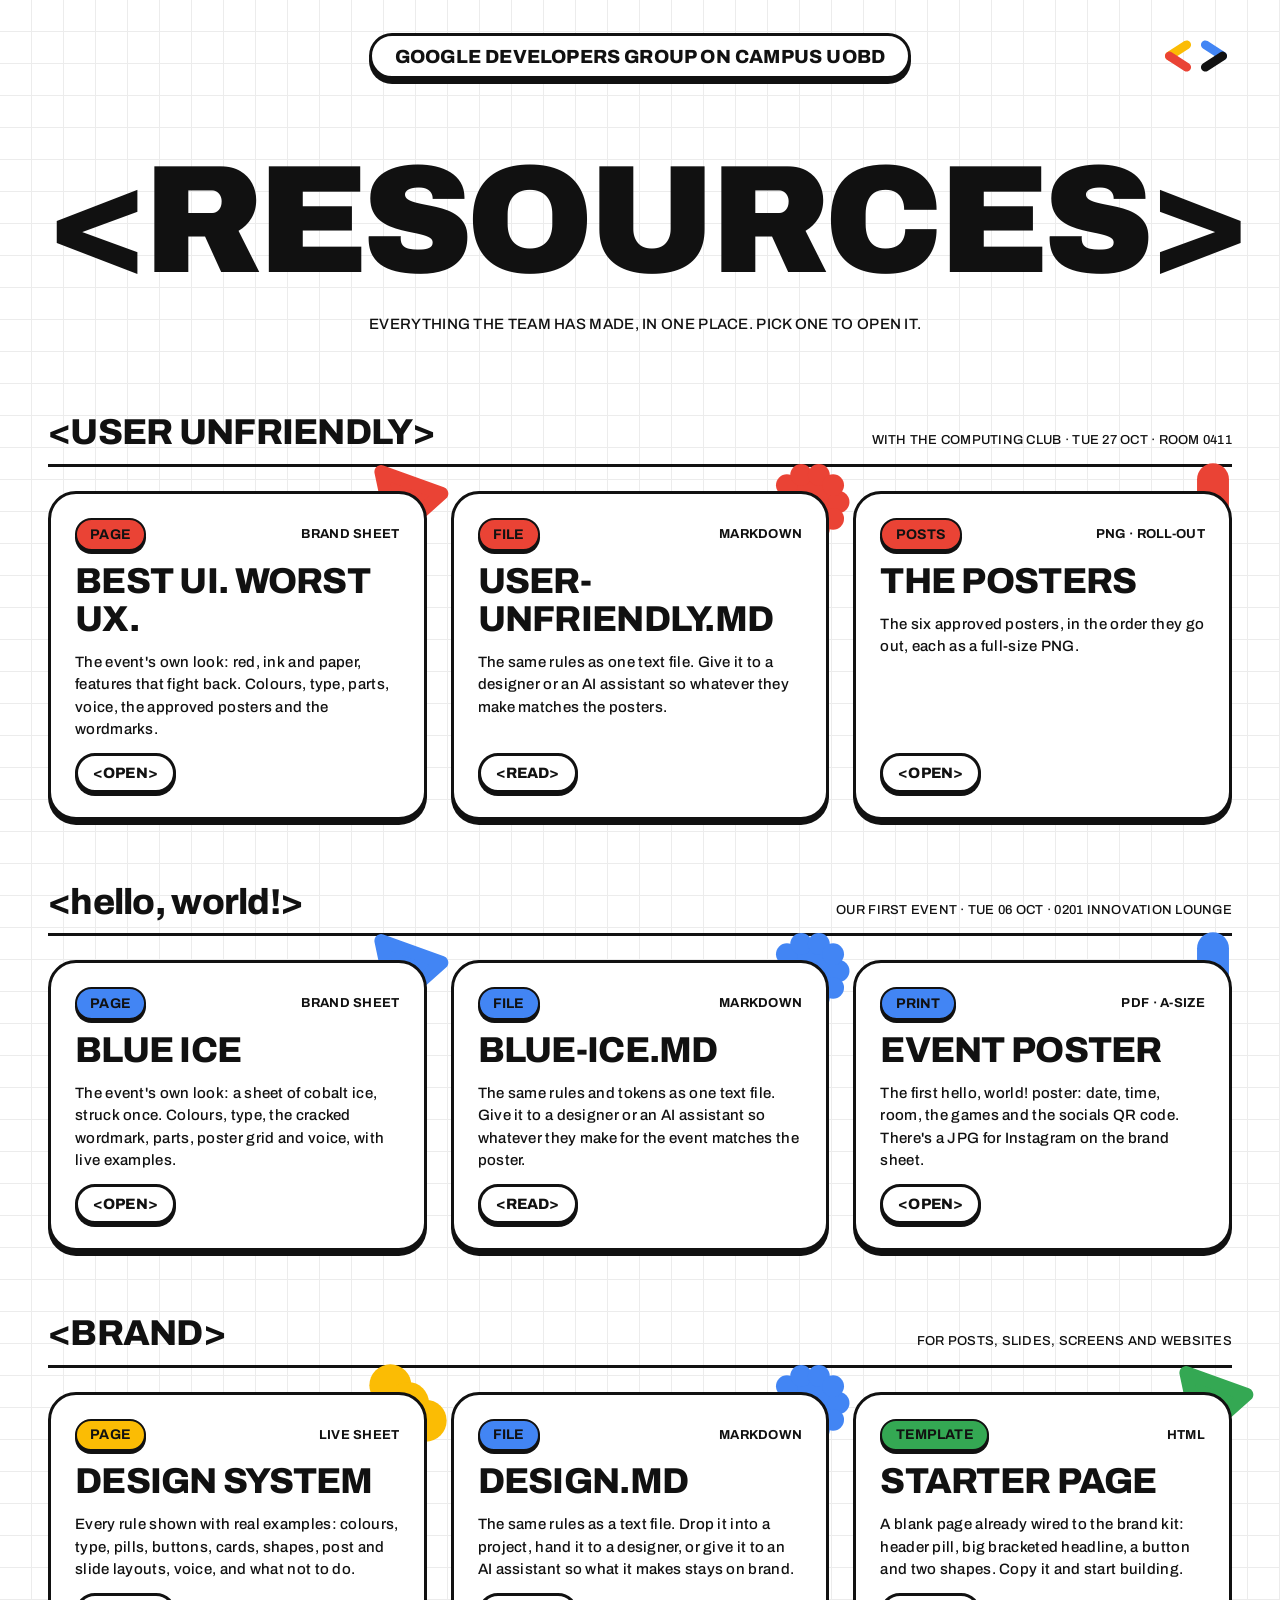
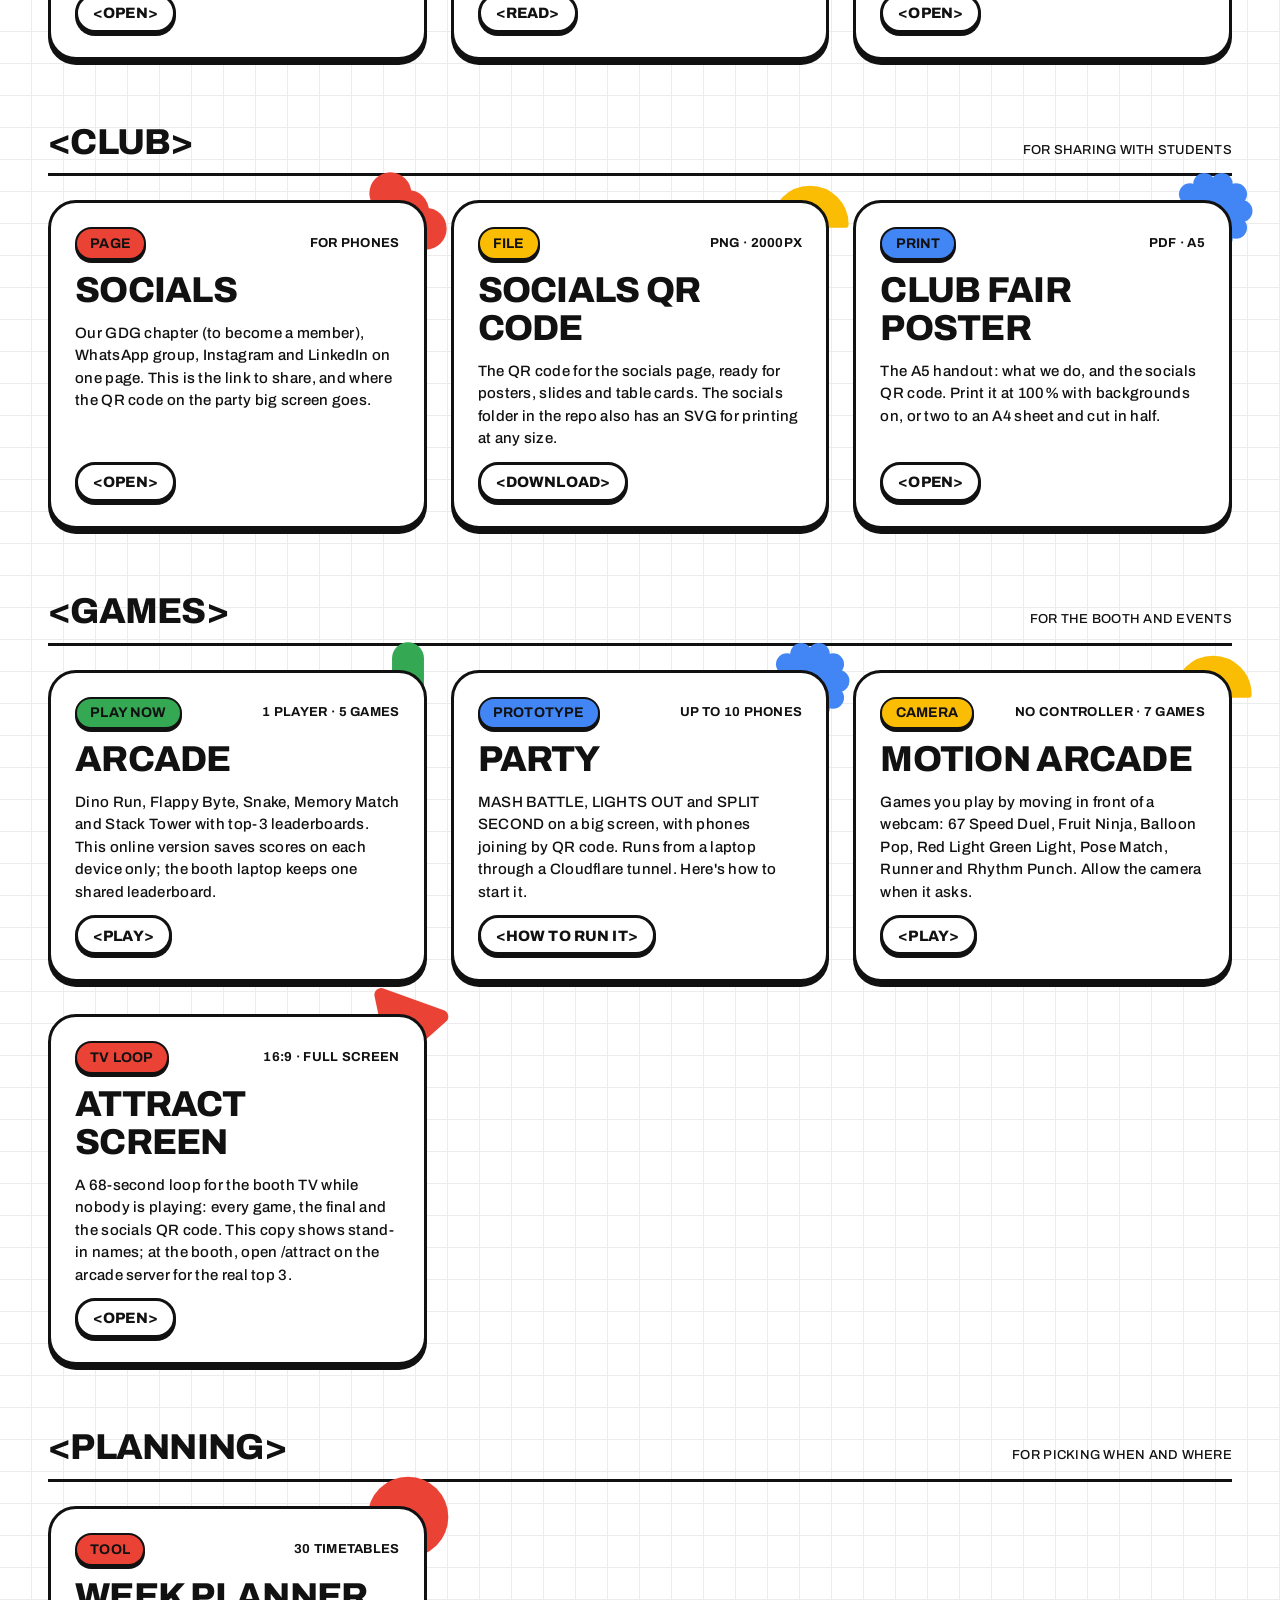
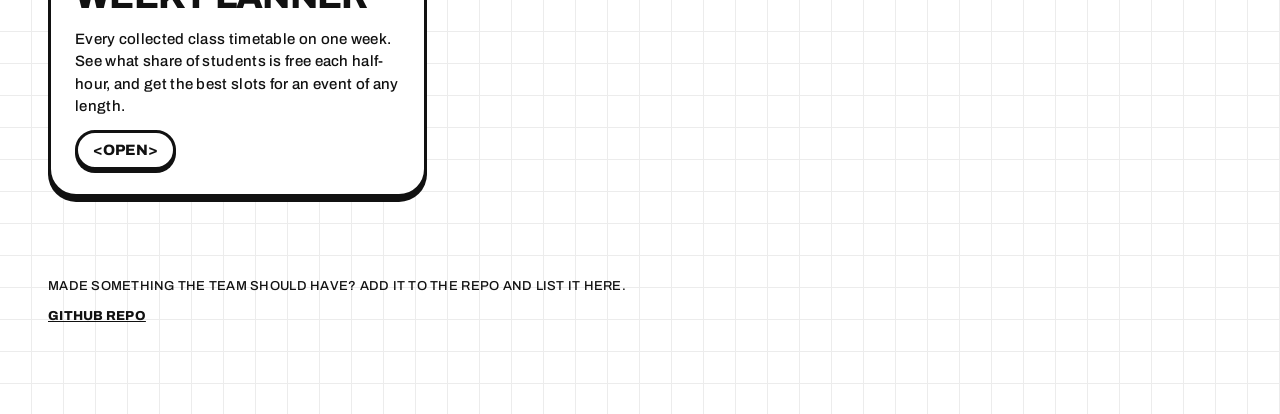
<file: index.html>
<!doctype html>
<html lang="en">
<head>
  <meta charset="utf-8">
  <meta name="viewport" content="width=device-width, initial-scale=1">
  <title>GDG UOBD Resources</title>
  <meta name="description" content="Shared tools and brand files for the GDG on Campus UOBD team.">
  <link rel="icon" href="kit/assets/logo-mark.svg">
  <link rel="stylesheet" href="kit/css/tokens.css">
  <link rel="stylesheet" href="kit/css/base.css">
  <link rel="stylesheet" href="kit/css/components.css">
  <style>
    .hero {
      display: grid;
      justify-items: center;
      gap: var(--space-5);
      padding-block: var(--space-8) var(--space-7);
      text-align: center;
    }

    .hero .t-display {
      font-size: clamp(48px, 12vw, 160px);
    }

    .shelf {
      display: grid;
      gap: var(--space-5);
      padding-block: var(--space-6);
    }

    .shelf__head {
      display: flex;
      flex-wrap: wrap;
      align-items: baseline;
      justify-content: space-between;
      gap: var(--space-3);
      padding-bottom: var(--space-3);
      border-bottom: var(--stroke) solid var(--ink);
    }

    .tiles {
      display: grid;
      grid-template-columns: repeat(auto-fill, minmax(280px, 1fr));
      gap: var(--space-6) var(--space-5);
      isolation: isolate;
    }

    .tile {
      display: grid;
      grid-template-rows: auto auto 1fr auto;
      gap: var(--space-3);
      color: inherit;
      text-decoration: none;
      transition:
        translate var(--dur-fast) var(--ease-spring),
        box-shadow var(--dur-fast) var(--ease-spring);
    }

    .tile:hover {
      translate: 0 -3px;
      box-shadow: 0 var(--shadow-hover) 0 var(--ink);
    }

    .tile:hover .tile__go {
      background: var(--yellow);
    }

    .tile .card__peek {
      width: 84px;
      height: 84px;
      top: -34px;
      right: -26px;
    }

    .tile__top {
      display: flex;
      align-items: center;
      justify-content: space-between;
      gap: var(--space-3);
    }

    .tile__kind {
      font-size: var(--small-size);
      font-weight: 700;
    }

    .tile__desc {
      text-transform: none;
      line-height: 1.5;
    }

    .tile__go {
      justify-self: start;
      pointer-events: none;
    }

    /* the event's name is a line of code: always lowercase */
    .event-name {
      text-transform: none;
    }

    .foot {
      display: grid;
      gap: var(--space-3);
      padding-block: var(--space-7) var(--space-5);
    }

    .foot a {
      font-weight: 800;
    }
  </style>
</head>
<body>
  <main class="page">
    <header class="topbar">
      <span></span>
      <span class="pill pill--header">GOOGLE DEVELOPERS GROUP ON CAMPUS UOBD</span>
      <img class="logo-mark" src="kit/assets/logo-mark.svg" alt="GDG bracket mark">
    </header>

    <section class="hero" aria-labelledby="title">
      <h1 id="title" class="t-display bracketed">RESOURCES</h1>
      <p class="footer-copy">EVERYTHING THE TEAM HAS MADE, IN ONE PLACE. PICK ONE TO OPEN IT.</p>
    </section>

    <section class="shelf" aria-labelledby="uu-title">
      <div class="shelf__head">
        <h2 id="uu-title" class="t-h2 bracketed">USER UNFRIENDLY</h2>
        <span class="t-small">WITH THE COMPUTING CLUB · TUE 27 OCT · ROOM 0411</span>
      </div>
      <div class="tiles">
        <a class="card tile" href="user-unfriendly/">
          <svg class="shape shape--red card__peek" aria-hidden="true"><use href="kit/assets/shapes.svg#triangle"/></svg>
          <div class="tile__top"><span class="pill pill--sm pill--filled-red">PAGE</span><span class="tile__kind">BRAND SHEET</span></div>
          <h3 class="t-h2">BEST UI. WORST UX.</h3>
          <p class="tile__desc">The event's own look: red, ink and paper, features that fight back. Colours, type, parts, voice, the approved posters and the wordmarks.</p>
          <span class="btn btn--sm tile__go">&lt;OPEN&gt;</span>
        </a>
        <a class="card tile" href="https://github.com/UdayAhuja19/gdg-resources/blob/main/user-unfriendly/USER-UNFRIENDLY.md">
          <svg class="shape shape--red card__peek" aria-hidden="true"><use href="kit/assets/shapes.svg#flower"/></svg>
          <div class="tile__top"><span class="pill pill--sm pill--filled-red">FILE</span><span class="tile__kind">MARKDOWN</span></div>
          <h3 class="t-h2">USER-UNFRIENDLY.MD</h3>
          <p class="tile__desc">The same rules as one text file. Give it to a designer or an AI assistant so whatever they make matches the posters.</p>
          <span class="btn btn--sm tile__go">&lt;READ&gt;</span>
        </a>
        <a class="card tile" href="user-unfriendly/#posters">
          <svg class="shape shape--red card__peek" aria-hidden="true"><use href="kit/assets/shapes.svg#capsule"/></svg>
          <div class="tile__top"><span class="pill pill--sm pill--filled-red">POSTS</span><span class="tile__kind">PNG · ROLL-OUT</span></div>
          <h3 class="t-h2">THE POSTERS</h3>
          <p class="tile__desc">The six approved posters, in the order they go out, each as a full-size PNG.</p>
          <span class="btn btn--sm tile__go">&lt;OPEN&gt;</span>
        </a>
      </div>
    </section>

    <section class="shelf" aria-labelledby="hello-title">
      <div class="shelf__head">
        <h2 id="hello-title" class="t-h2 bracketed event-name">hello, world!</h2>
        <span class="t-small">OUR FIRST EVENT · TUE 06 OCT · 0201 INNOVATION LOUNGE</span>
      </div>
      <div class="tiles">
        <a class="card tile" href="hello-world/">
          <svg class="shape shape--blue card__peek" aria-hidden="true"><use href="kit/assets/shapes.svg#triangle"/></svg>
          <div class="tile__top"><span class="pill pill--sm pill--filled-blue">PAGE</span><span class="tile__kind">BRAND SHEET</span></div>
          <h3 class="t-h2">BLUE ICE</h3>
          <p class="tile__desc">The event's own look: a sheet of cobalt ice, struck once. Colours, type, the cracked wordmark, parts, poster grid and voice, with live examples.</p>
          <span class="btn btn--sm tile__go">&lt;OPEN&gt;</span>
        </a>
        <a class="card tile" href="https://github.com/UdayAhuja19/gdg-resources/blob/main/hello-world/BLUE-ICE.md">
          <svg class="shape shape--blue card__peek" aria-hidden="true"><use href="kit/assets/shapes.svg#flower"/></svg>
          <div class="tile__top"><span class="pill pill--sm pill--filled-blue">FILE</span><span class="tile__kind">MARKDOWN</span></div>
          <h3 class="t-h2">BLUE-ICE.MD</h3>
          <p class="tile__desc">The same rules and tokens as one text file. Give it to a designer or an AI assistant so whatever they make for the event matches the poster.</p>
          <span class="btn btn--sm tile__go">&lt;READ&gt;</span>
        </a>
        <a class="card tile" href="hello-world/poster/hello-world-poster.pdf">
          <svg class="shape shape--blue card__peek" aria-hidden="true"><use href="kit/assets/shapes.svg#capsule"/></svg>
          <div class="tile__top"><span class="pill pill--sm pill--filled-blue">PRINT</span><span class="tile__kind">PDF · A-SIZE</span></div>
          <h3 class="t-h2">EVENT POSTER</h3>
          <p class="tile__desc">The first hello, world! poster: date, time, room, the games and the socials QR code. There's a JPG for Instagram on the brand sheet.</p>
          <span class="btn btn--sm tile__go">&lt;OPEN&gt;</span>
        </a>
      </div>
    </section>

    <section class="shelf" aria-labelledby="brand-title">
      <div class="shelf__head">
        <h2 id="brand-title" class="t-h2 bracketed">BRAND</h2>
        <span class="t-small">FOR POSTS, SLIDES, SCREENS AND WEBSITES</span>
      </div>
      <div class="tiles">
        <a class="card tile" href="design/">
          <svg class="shape shape--yellow card__peek" aria-hidden="true"><use href="kit/assets/shapes.svg#blob"/></svg>
          <div class="tile__top"><span class="pill pill--sm pill--filled-yellow">PAGE</span><span class="tile__kind">LIVE SHEET</span></div>
          <h3 class="t-h2">DESIGN SYSTEM</h3>
          <p class="tile__desc">Every rule shown with real examples: colours, type, pills, buttons, cards, shapes, post and slide layouts, voice, and what not to do.</p>
          <span class="btn btn--sm tile__go">&lt;OPEN&gt;</span>
        </a>
        <a class="card tile" href="https://github.com/UdayAhuja19/gdg-resources/blob/main/design/DESIGN.md">
          <svg class="shape shape--blue card__peek" aria-hidden="true"><use href="kit/assets/shapes.svg#flower"/></svg>
          <div class="tile__top"><span class="pill pill--sm pill--filled-blue">FILE</span><span class="tile__kind">MARKDOWN</span></div>
          <h3 class="t-h2">DESIGN.MD</h3>
          <p class="tile__desc">The same rules as a text file. Drop it into a project, hand it to a designer, or give it to an AI assistant so what it makes stays on brand.</p>
          <span class="btn btn--sm tile__go">&lt;READ&gt;</span>
        </a>
        <a class="card tile" href="design/starter.html">
          <svg class="shape shape--green card__peek" aria-hidden="true"><use href="kit/assets/shapes.svg#triangle"/></svg>
          <div class="tile__top"><span class="pill pill--sm pill--filled-green">TEMPLATE</span><span class="tile__kind">HTML</span></div>
          <h3 class="t-h2">STARTER PAGE</h3>
          <p class="tile__desc">A blank page already wired to the brand kit: header pill, big bracketed headline, a button and two shapes. Copy it and start building.</p>
          <span class="btn btn--sm tile__go">&lt;OPEN&gt;</span>
        </a>
      </div>
    </section>

    <section class="shelf" aria-labelledby="club-title">
      <div class="shelf__head">
        <h2 id="club-title" class="t-h2 bracketed">CLUB</h2>
        <span class="t-small">FOR SHARING WITH STUDENTS</span>
      </div>
      <div class="tiles">
        <a class="card tile" href="socials/">
          <svg class="shape shape--red card__peek" aria-hidden="true"><use href="kit/assets/shapes.svg#blob"/></svg>
          <div class="tile__top"><span class="pill pill--sm pill--filled-red">PAGE</span><span class="tile__kind">FOR PHONES</span></div>
          <h3 class="t-h2">SOCIALS</h3>
          <p class="tile__desc">Our GDG chapter (to become a member), WhatsApp group, Instagram and LinkedIn on one page. This is the link to share, and where the QR code on the party big screen goes.</p>
          <span class="btn btn--sm tile__go">&lt;OPEN&gt;</span>
        </a>
        <a class="card tile" href="socials/GDG-UOBD-socials-QR.png" download>
          <svg class="shape shape--yellow card__peek" aria-hidden="true"><use href="kit/assets/shapes.svg#half-circle"/></svg>
          <div class="tile__top"><span class="pill pill--sm pill--filled-yellow">FILE</span><span class="tile__kind">PNG · 2000PX</span></div>
          <h3 class="t-h2">SOCIALS QR CODE</h3>
          <p class="tile__desc">The QR code for the socials page, ready for posters, slides and table cards. The socials folder in the repo also has an SVG for printing at any size.</p>
          <span class="btn btn--sm tile__go">&lt;DOWNLOAD&gt;</span>
        </a>
        <a class="card tile" href="poster/">
          <svg class="shape shape--blue card__peek" aria-hidden="true"><use href="kit/assets/shapes.svg#flower"/></svg>
          <div class="tile__top"><span class="pill pill--sm pill--filled-blue">PRINT</span><span class="tile__kind">PDF · A5</span></div>
          <h3 class="t-h2">CLUB FAIR POSTER</h3>
          <p class="tile__desc">The A5 handout: what we do, and the socials QR code. Print it at 100% with backgrounds on, or two to an A4 sheet and cut in half.</p>
          <span class="btn btn--sm tile__go">&lt;OPEN&gt;</span>
        </a>
      </div>
    </section>

    <section class="shelf" aria-labelledby="games-title">
      <div class="shelf__head">
        <h2 id="games-title" class="t-h2 bracketed">GAMES</h2>
        <span class="t-small">FOR THE BOOTH AND EVENTS</span>
      </div>
      <div class="tiles">
        <a class="card tile" href="https://udayahuja19.github.io/gdg-arcade/">
          <svg class="shape shape--green card__peek" aria-hidden="true"><use href="kit/assets/shapes.svg#capsule"/></svg>
          <div class="tile__top"><span class="pill pill--sm pill--filled-green">PLAY NOW</span><span class="tile__kind">1 PLAYER · 5 GAMES</span></div>
          <h3 class="t-h2">ARCADE</h3>
          <p class="tile__desc">Dino Run, Flappy Byte, Snake, Memory Match and Stack Tower with top-3 leaderboards. This online version saves scores on each device only; the booth laptop keeps one shared leaderboard.</p>
          <span class="btn btn--sm tile__go">&lt;PLAY&gt;</span>
        </a>
        <a class="card tile" href="party/">
          <svg class="shape shape--blue card__peek" aria-hidden="true"><use href="kit/assets/shapes.svg#flower"/></svg>
          <div class="tile__top"><span class="pill pill--sm pill--filled-blue">PROTOTYPE</span><span class="tile__kind">UP TO 10 PHONES</span></div>
          <h3 class="t-h2">PARTY</h3>
          <p class="tile__desc">MASH BATTLE, LIGHTS OUT and SPLIT SECOND on a big screen, with phones joining by QR code. Runs from a laptop through a Cloudflare tunnel. Here's how to start it.</p>
          <span class="btn btn--sm tile__go">&lt;HOW TO RUN IT&gt;</span>
        </a>
        <a class="card tile" href="https://gdg-cv-arcade.vercel.app/">
          <svg class="shape shape--yellow card__peek" aria-hidden="true"><use href="kit/assets/shapes.svg#half-circle"/></svg>
          <div class="tile__top"><span class="pill pill--sm pill--filled-yellow">CAMERA</span><span class="tile__kind">NO CONTROLLER · 7 GAMES</span></div>
          <h3 class="t-h2">MOTION ARCADE</h3>
          <p class="tile__desc">Games you play by moving in front of a webcam: 67 Speed Duel, Fruit Ninja, Balloon Pop, Red Light Green Light, Pose Match, Runner and Rhythm Punch. Allow the camera when it asks.</p>
          <span class="btn btn--sm tile__go">&lt;PLAY&gt;</span>
        </a>
        <a class="card tile" href="attract/">
          <svg class="shape shape--red card__peek" aria-hidden="true"><use href="kit/assets/shapes.svg#triangle"/></svg>
          <div class="tile__top"><span class="pill pill--sm pill--filled-red">TV LOOP</span><span class="tile__kind">16:9 · FULL SCREEN</span></div>
          <h3 class="t-h2">ATTRACT SCREEN</h3>
          <p class="tile__desc">A 68-second loop for the booth TV while nobody is playing: every game, the final and the socials QR code. This copy shows stand-in names; at the booth, open /attract on the arcade server for the real top 3.</p>
          <span class="btn btn--sm tile__go">&lt;OPEN&gt;</span>
        </a>
      </div>
    </section>

    <section class="shelf" aria-labelledby="plan-title">
      <div class="shelf__head">
        <h2 id="plan-title" class="t-h2 bracketed">PLANNING</h2>
        <span class="t-small">FOR PICKING WHEN AND WHERE</span>
      </div>
      <div class="tiles">
        <a class="card tile" href="week-planner/">
          <svg class="shape shape--red card__peek" aria-hidden="true"><use href="kit/assets/shapes.svg#circle"/></svg>
          <div class="tile__top"><span class="pill pill--sm pill--filled-red">TOOL</span><span class="tile__kind">30 TIMETABLES</span></div>
          <h3 class="t-h2">WEEK PLANNER</h3>
          <p class="tile__desc">Every collected class timetable on one week. See what share of students is free each half-hour, and get the best slots for an event of any length.</p>
          <span class="btn btn--sm tile__go">&lt;OPEN&gt;</span>
        </a>
      </div>
    </section>

    <footer class="foot">
      <p class="t-small">MADE SOMETHING THE TEAM SHOULD HAVE? ADD IT TO THE REPO AND LIST IT HERE.</p>
      <p class="t-small"><a href="https://github.com/UdayAhuja19/gdg-resources">GITHUB REPO</a></p>
    </footer>
  </main>
</body>
</html>
</file>
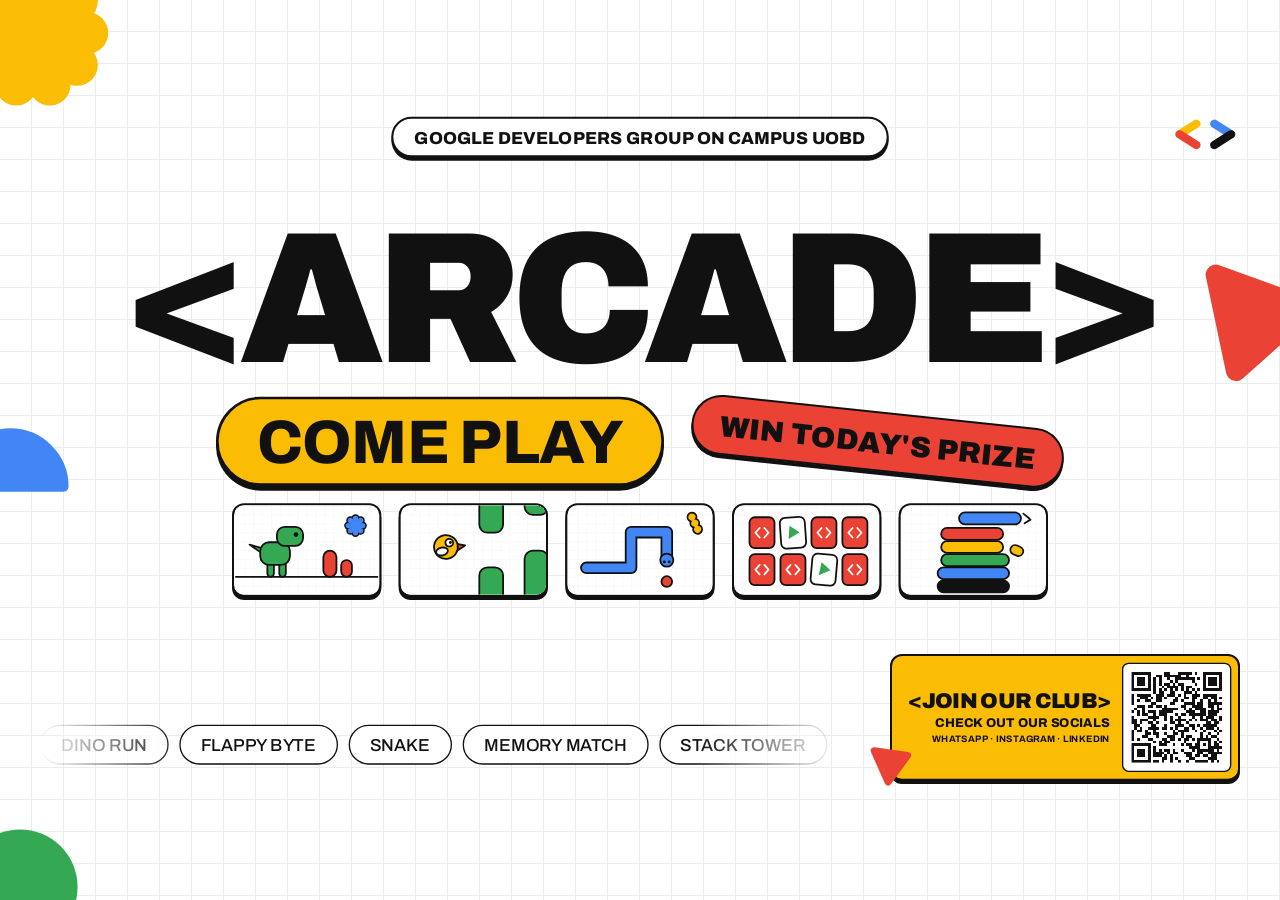
<file: attract/index.html>
<!doctype html>
<!-- Copy of the arcade repo's public/attract.html for the resources site: stand-in names, kit paths. -->
<html lang="en">
<head>
  <meta charset="utf-8">
  <meta name="viewport" content="width=device-width, initial-scale=1">
  <title>GDG Arcade · Attract screen</title>
  <meta name="description" content="Looping booth screen: the games we have and the socials QR code.">
  <link rel="icon" href="../kit/assets/logo-mark.svg">
  <link rel="stylesheet" href="../kit/css/tokens.css">
  <link rel="stylesheet" href="../kit/css/base.css">
  <link rel="stylesheet" href="../kit/css/components.css">
  <style>
    /* The whole screen is drawn on a fixed 1920x1080 stage that is scaled to fit the TV,
       so every size below is in real 1080p pixels (no vw/vh). */
    html,
    body,
    * {
      cursor: none !important;
    }

    body {
      height: 100vh;
      overflow: hidden;
    }

    .stage {
      position: absolute;
      top: 50%;
      left: 50%;
      width: 1920px;
      height: 1080px;
      /* No clipping here: on a screen that isn't exactly 16:9 the stage sits in a band of graph paper,
         and anything that reaches past it should run on to the screen's real edge, not stop in a flat cut */
      transform: translate(-50%, -50%) scale(var(--fit, 1));
      isolation: isolate;
    }

    /* ---------- Fixed chrome: header pill, logo, drifting shapes, marquee, socials card ---------- */
    .chrome-top {
      position: absolute;
      z-index: 5;
      top: 40px;
      left: 0;
      right: 0;
      display: flex;
      justify-content: center;
    }

    .chrome-top .pill--header {
      font-size: 26px;
    }

    .chrome-logo {
      position: absolute;
      z-index: 5;
      top: 38px;
      right: 60px;
      width: 104px;
    }

    /* The drifting corner shapes live on the whole screen, not the stage, so they always tuck
       behind the screen's real edges whatever its shape. Sizes follow the stage's scale. */
    .edges {
      position: fixed;
      inset: 0;
      overflow: hidden;
      pointer-events: none;
    }

    .bg-shape {
      position: absolute;
    }

    .bg-shape--flower { top: calc(-70px * var(--fit)); left: calc(-70px * var(--fit)); width: calc(240px * var(--fit)); height: calc(240px * var(--fit)); }
    .bg-shape--half { top: calc(50% - 70px * var(--fit)); left: calc(-80px * var(--fit)); width: calc(190px * var(--fit)); height: calc(190px * var(--fit)); }
    .bg-shape--triangle { top: calc(50% - 290px * var(--fit)); right: calc(-60px * var(--fit)); width: calc(190px * var(--fit)); height: calc(190px * var(--fit)); }
    .bg-shape--circle { bottom: calc(-70px * var(--fit)); left: calc(-60px * var(--fit)); width: calc(180px * var(--fit)); height: calc(180px * var(--fit)); }

    .chrome-marquee {
      position: absolute;
      z-index: 4;
      left: 60px;
      bottom: 62px;
      width: 1200px;
      transition: width 500ms var(--ease-spring);
    }

    .chrome-marquee .marquee__track {
      animation-duration: 40s;
    }

    .chrome-marquee .marquee__track .pill {
      font-size: 26px;
    }

    body[data-scene="join"] .chrome-marquee {
      width: 1800px;
    }

    /* The yellow socials card from the party big screen (party/css/party.css .socials-card), at TV size */
    .socials-card {
      position: relative;
      display: flex;
      flex: none;
      align-items: center;
      gap: 18px;
      padding: 10px 10px 10px 24px;
      background: var(--yellow);
      border: var(--stroke) solid var(--ink);
      border-radius: var(--radius-inner);
      box-shadow: var(--shadow);
      isolation: isolate;
    }

    .socials-card__peek {
      position: absolute;
      z-index: -1;
      bottom: -10px;
      left: -34px;
      width: 66px;
      height: 66px;
      color: var(--red);
      rotate: -12deg;
    }

    .socials-card__text {
      display: grid;
      gap: 6px;
      text-align: right;
    }

    .socials-card__title {
      font-size: 32px;
      font-weight: 900;
      letter-spacing: -0.03em;
      line-height: 1;
      white-space: nowrap;
    }

    .socials-card__sub {
      font-size: 19px;
      font-weight: 800;
      line-height: 1.1;
      white-space: nowrap;
    }

    .socials-card__apps {
      font-size: 14px;
      font-weight: 700;
      line-height: 1.1;
      white-space: nowrap;
    }

    /* The white quiet zone around the code is part of the tile, so it scans against the yellow */
    .socials-card__qr {
      width: 164px;
      aspect-ratio: 1;
      padding: 12px;
      background: var(--paper);
      border: var(--stroke-thin) solid var(--ink);
      border-radius: 10px;
    }

    .mini-socials {
      position: absolute;
      z-index: 6;
      right: 60px;
      bottom: 44px;
      transition: translate 520ms var(--ease-spring);
    }

    body[data-scene="join"] .mini-socials {
      translate: 0 340px;
      transition-timing-function: cubic-bezier(0.55, 0, 0.75, 0);
      transition-duration: 380ms;
    }

    /* ---------- Scenes ---------- */
    .scene {
      position: absolute;
      /* Content stays above the socials card (its top is at y 846) */
      inset: 126px 64px 250px;
      display: flex;
      flex-direction: column;
      align-items: center;
      justify-content: center;
      gap: 26px;
      visibility: hidden;
    }

    .scene.is-in,
    .scene.is-out {
      visibility: visible;
    }

    .scene.is-in {
      animation: scene-in 640ms var(--ease-spring) both;
    }

    .scene.is-out {
      animation: scene-out 420ms cubic-bezier(0.55, 0, 0.75, 0) both;
    }

    @keyframes scene-in {
      from { translate: 2100px 0; }
      to { translate: 0 0; }
    }

    @keyframes scene-out {
      from { translate: 0 0; }
      to { translate: -2100px 0; }
    }

    /* Pieces pop in on a spring, one after another (--d = delay in ms). Scale only, never opacity. */
    .scene.is-in .pop {
      animation: pop 460ms var(--ease-spring) both;
      animation-delay: calc(280ms + var(--d, 0) * 1ms);
    }

    @keyframes pop {
      from { scale: 0; }
      to { scale: 1; }
    }

    .headline {
      font-size: 100px;
      font-weight: 900;
      letter-spacing: -0.04em;
      line-height: 0.9;
      white-space: nowrap;
    }

    .subline {
      font-size: 44px;
      font-weight: 900;
      letter-spacing: -0.02em;
      line-height: 1;
      text-align: center;
    }

    .fill-red { background: var(--red); }
    .fill-blue { background: var(--blue); }
    .fill-yellow { background: var(--yellow); }
    .fill-green { background: var(--green); }
    .fill-ink { background: var(--ink); color: var(--paper); }

    /* 1. Title */
    .title__word {
      font-size: 280px;
      font-weight: 900;
      letter-spacing: -0.05em;
      line-height: 0.85;
    }

    .title__row {
      position: relative;
      display: flex;
      align-items: center;
      gap: 40px;
    }

    .title__play {
      font-size: 92px;
      padding: 0.2em 0.62em 0.16em;
    }

    .title__prize {
      font-size: 44px;
      font-weight: 900;
      padding: 0.5em 0.9em 0.42em;
      rotate: 6deg;
    }

    .title__arts {
      display: flex;
      gap: 26px;
    }

    .art-tile {
      width: 224px;
      aspect-ratio: 240 / 150;
      overflow: hidden;
      background: var(--paper);
      border: var(--stroke) solid var(--ink);
      border-radius: var(--radius-inner);
      box-shadow: var(--shadow);
    }

    .art-tile img {
      width: 100%;
      height: 100%;
    }

    /* 2. Arcade games */
    .arcade__cards {
      display: grid;
      grid-template-columns: repeat(5, 336px);
      gap: 28px;
    }

    .game-card {
      display: grid;
      align-content: start;
      gap: 12px;
      padding: 16px;
      transition:
        translate 300ms var(--ease-spring),
        box-shadow 300ms var(--ease-spring);
    }

    .game-card.is-lit {
      translate: 0 -16px;
      box-shadow: 0 16px 0 var(--ink);
    }

    .game-card .art-tile {
      width: 100%;
      box-shadow: none;
    }

    .game-card__name {
      justify-self: start;
      font-size: 26px;
      font-weight: 900;
      padding: 0.42em 0.8em 0.36em;
      box-shadow: 0 4px 0 var(--ink);
    }

    .game-card__blurb {
      min-height: 2.4em;
      font-size: 19px;
      font-weight: 700;
      line-height: 1.2;
    }

    .game-card__top {
      font-size: 17px;
      font-weight: 900;
      letter-spacing: 0.04em;
    }

    .game-card .board__row {
      min-height: 50px;
      padding-right: 16px;
    }

    .game-card .board__rank {
      width: 40px;
      height: 40px;
      font-size: 19px;
    }

    .game-card .board__name {
      font-size: 20px;
    }

    .game-card .board__score {
      font-size: 22px;
    }

    /* 3. Motion games */
    .motion__sub {
      display: flex;
      align-items: center;
      gap: 26px;
    }

    .motion__sub .pill {
      font-size: 30px;
      font-weight: 900;
    }

    .motion__grid {
      display: flex;
      flex-wrap: wrap;
      justify-content: center;
      gap: 24px;
      width: 1800px;
    }

    .move-card {
      display: grid;
      grid-template-columns: 92px 1fr;
      align-items: center;
      gap: 22px;
      width: 430px;
      min-height: 186px;
      padding: 22px 24px;
    }

    .move-card__shape {
      width: 92px;
      height: 92px;
    }

    .move-card__name {
      font-size: 34px;
      font-weight: 900;
      letter-spacing: -0.03em;
      line-height: 0.95;
    }

    .move-card__how {
      margin-top: 10px;
      font-size: 19px;
      font-weight: 700;
      line-height: 1.2;
    }

    .shape--ink { color: var(--ink); }

    /* 4. Party games */
    .party__sub {
      display: flex;
      align-items: center;
      gap: 28px;
    }

    .party__dots {
      display: flex;
      gap: 12px;
    }

    .party__dot {
      width: 46px;
      height: 46px;
      border: var(--stroke) solid var(--ink);
      border-radius: 50%;
    }

    .party__cards {
      display: grid;
      grid-template-columns: repeat(3, 560px);
      gap: 36px;
    }

    .party-card {
      display: grid;
      gap: 18px;
      padding: 24px;
    }

    .party-card__show {
      display: grid;
      place-items: center;
      height: 220px;
      background: var(--paper);
      border: var(--stroke) solid var(--ink);
      border-radius: var(--radius-inner);
      overflow: hidden;
    }

    .party-card__name {
      font-size: 50px;
      font-weight: 900;
      letter-spacing: -0.03em;
      line-height: 0.95;
    }

    .party-card__how {
      font-size: 24px;
      font-weight: 700;
      line-height: 1.2;
    }

    /* MASH BATTLE: three bars racing */
    .race {
      display: grid;
      gap: 16px;
      width: 440px;
    }

    .race__lane {
      height: 44px;
      padding: 5px;
      background: var(--paper);
      border: var(--stroke) solid var(--ink);
      border-radius: var(--radius-pill);
    }

    .race__bar {
      width: 12%;
      height: 100%;
      border: var(--stroke-thin) solid var(--ink);
      border-radius: var(--radius-pill);
    }

    .scene.is-in .race__bar {
      animation: race 3.4s var(--ease-out) infinite;
    }

    .race__lane:nth-child(2) .race__bar { animation-duration: 3.9s; }
    .race__lane:nth-child(3) .race__bar { animation-duration: 4.6s; }

    @keyframes race {
      0% { width: 12%; }
      80%, 100% { width: 100%; }
    }

    /* LIGHTS OUT: five reds come on one by one, then all go out */
    .gantry {
      display: flex;
      gap: 18px;
      padding: 22px 26px;
      background: var(--ink);
      border-radius: var(--radius-inner);
    }

    .gantry__light {
      width: 62px;
      height: 62px;
      background: var(--muted);
      border: var(--stroke) solid var(--paper);
      border-radius: 50%;
    }

    /* One 5s cycle: a light comes on every 0.6s, then all go out together at 3.6s */
    .scene.is-in .gantry__light {
      animation-duration: 5s;
      animation-timing-function: steps(1, end);
      animation-iteration-count: infinite;
    }

    .scene.is-in .gantry__light:nth-child(1) { animation-name: light-1; }
    .scene.is-in .gantry__light:nth-child(2) { animation-name: light-2; }
    .scene.is-in .gantry__light:nth-child(3) { animation-name: light-3; }
    .scene.is-in .gantry__light:nth-child(4) { animation-name: light-4; }
    .scene.is-in .gantry__light:nth-child(5) { animation-name: light-5; }

    @keyframes light-1 { 0% { background: var(--red); } 72%, 100% { background: var(--muted); } }
    @keyframes light-2 { 0% { background: var(--muted); } 12% { background: var(--red); } 72%, 100% { background: var(--muted); } }
    @keyframes light-3 { 0% { background: var(--muted); } 24% { background: var(--red); } 72%, 100% { background: var(--muted); } }
    @keyframes light-4 { 0% { background: var(--muted); } 36% { background: var(--red); } 72%, 100% { background: var(--muted); } }
    @keyframes light-5 { 0% { background: var(--muted); } 48% { background: var(--red); } 72%, 100% { background: var(--muted); } }

    /* SPLIT SECOND: a stopwatch that stops just short of the target */
    .clock {
      display: grid;
      justify-items: center;
      gap: 12px;
    }

    .clock__time {
      font-size: 120px;
      font-weight: 900;
      font-variant-numeric: tabular-nums;
      letter-spacing: -0.04em;
      line-height: 0.9;
    }

    .clock__target {
      font-size: 22px;
      font-weight: 900;
      padding: 0.45em 0.9em 0.38em;
      box-shadow: 0 3px 0 var(--ink);
    }

    /* 5. The final */
    .final__row {
      display: grid;
      grid-template-columns: repeat(5, 300px);
      gap: 64px;
      position: relative;
    }

    .champ {
      display: grid;
      justify-items: center;
      gap: 16px;
      padding: 22px 18px 24px;
      text-align: center;
    }

    .champ__game {
      font-size: 22px;
      font-weight: 900;
      padding: 0.45em 0.85em 0.38em;
      box-shadow: 0 3px 0 var(--ink);
    }

    .champ__rank {
      display: grid;
      place-items: center;
      width: 110px;
      height: 110px;
      font-size: 50px;
      font-weight: 900;
      letter-spacing: -0.04em;
      background: var(--rank-1);
      border: var(--stroke) solid var(--ink);
      border-radius: 50%;
      box-shadow: var(--shadow);
    }

    .champ__name {
      max-width: 100%;
      overflow: hidden;
      font-size: 34px;
      font-weight: 900;
      letter-spacing: -0.02em;
      line-height: 1;
      text-overflow: ellipsis;
      white-space: nowrap;
    }

    .champ__name.is-open {
      color: var(--muted);
    }

    .vs {
      position: absolute;
      top: 118px;
      font-size: 26px;
      font-weight: 900;
      padding: 0.42em 0.6em 0.36em;
      translate: -50% 0;
    }

    .final__prize {
      font-size: 64px;
      font-weight: 900;
      letter-spacing: -0.02em;
      padding: 0.26em 0.8em 0.22em;
    }

    /* 6. Join our club */
    .join__row {
      display: grid;
      grid-template-columns: 1fr auto 1fr;
      align-items: center;
      gap: 56px;
      width: 1792px;
    }

    .join__left {
      justify-self: end;
      font-size: 64px;
      font-weight: 900;
      letter-spacing: -0.03em;
      line-height: 0.95;
      text-align: right;
    }

    .join__right {
      justify-self: start;
      display: grid;
      gap: 18px;
    }

    .join__right .pill {
      justify-self: start;
      font-size: 32px;
      font-weight: 900;
    }

    .join__card {
      position: relative;
      padding: 26px;
      background: var(--yellow);
      border: 4px solid var(--ink);
      border-radius: var(--radius-card);
      box-shadow: 0 7px 0 var(--ink);
    }

    .join__qr {
      width: 440px;
      aspect-ratio: 1;
      padding: 26px;
      background: var(--paper);
      border: var(--stroke) solid var(--ink);
      border-radius: var(--radius-inner);
    }

    .join__scan {
      position: absolute;
      top: -30px;
      right: -64px;
      font-size: 34px;
      font-weight: 900;
      rotate: 8deg;
    }

    /* ---------- Reduced motion: one still screen with everything and the QR ---------- */
    body[data-scene="join"] .scene[data-scene="join"] {
      bottom: 150px;
    }

    .scene--still {
      inset: 140px 64px 150px;
      display: grid;
      grid-template-columns: 1fr auto;
      align-items: center;
      gap: 64px;
    }

    .still__left {
      display: grid;
      gap: 26px;
    }

    .still__title {
      display: flex;
      align-items: center;
      gap: 34px;
    }

    .still__title .title__word {
      font-size: 170px;
    }

    .still__title .pill {
      font-size: 34px;
      font-weight: 900;
    }

    .still__group {
      display: grid;
      gap: 12px;
    }

    .still__group h2 {
      font-size: 34px;
      font-weight: 900;
      letter-spacing: -0.02em;
    }

    .still__pills {
      display: flex;
      flex-wrap: wrap;
      gap: 12px;
    }

    .still__pills .pill {
      font-size: 22px;
      font-weight: 800;
      box-shadow: 0 3px 0 var(--ink);
    }

    .still__final {
      font-size: 30px;
      font-weight: 900;
      letter-spacing: -0.01em;
    }

    .still__card {
      display: grid;
      justify-items: center;
      gap: 16px;
      padding: 30px;
      text-align: center;
      background: var(--yellow);
      border: 4px solid var(--ink);
      border-radius: var(--radius-card);
      box-shadow: 0 7px 0 var(--ink);
    }

    .still__card .join__qr {
      width: 400px;
    }

    .still__card h2 {
      font-size: 48px;
      font-weight: 900;
      letter-spacing: -0.03em;
      line-height: 1;
      white-space: nowrap;
    }

    .still__card p {
      font-size: 24px;
      font-weight: 800;
      white-space: nowrap;
    }

    @media (prefers-reduced-motion: reduce) {
      .scene {
        visibility: hidden !important;
        animation: none !important;
      }

      .scene--still {
        visibility: visible !important;
      }

      .mini-socials {
        display: none;
      }

      .drift,
      .marquee__track,
      .scene * {
        animation: none !important;
        transition: none !important;
      }
    }
  </style>
</head>
<body data-scene="title">
  <!-- Icons for the camera games. Brand style: one flat colour (the card's, as currentColor),
       ink outlines, no gradients. Drawn on a 100x100 box. -->
  <svg width="0" height="0" style="position: absolute" aria-hidden="true" focusable="false">
    <defs>
      <!-- 67 SPEED DUEL: the number itself, on a sticker pill -->
      <symbol id="cv-speed" viewBox="0 0 100 100">
        <rect x="3" y="22" width="94" height="56" rx="28" fill="currentColor" stroke="#111111" stroke-width="3"/>
        <text x="50" y="51" fill="#111111" font-family="Archivo Variable, Archivo, Helvetica, Arial, sans-serif" font-size="44" font-weight="900" letter-spacing="-2" text-anchor="middle" dominant-baseline="central">67</text>
      </symbol>

      <!-- FRUIT NINJA: a fruit cut in two, with the slice -->
      <symbol id="cv-slice" viewBox="0 0 100 100">
        <g fill="currentColor" stroke="#111111" stroke-width="3" stroke-linejoin="round">
          <path d="M14 52 A30 30 0 0 1 56 10 Z"/>
          <path d="M86 48 A30 30 0 0 1 44 90 Z"/>
        </g>
        <path d="M12 86 L88 12" fill="none" stroke="#111111" stroke-width="6" stroke-linecap="round"/>
      </symbol>

      <!-- RED LIGHT: a traffic light with the top lamp lit -->
      <symbol id="cv-light" viewBox="0 0 100 100">
        <rect x="28" y="8" width="44" height="84" rx="16" fill="#111111"/>
        <circle cx="50" cy="28" r="11" fill="currentColor" stroke="#ffffff" stroke-width="2"/>
        <g fill="none" stroke="#ffffff" stroke-width="3">
          <circle cx="50" cy="54" r="11"/><circle cx="50" cy="80" r="11"/>
        </g>
      </symbol>

      <!-- NEON RUNNER: a runner mid-stride on the track -->
      <symbol id="cv-runner" viewBox="0 0 100 100">
        <g fill="none" stroke="#111111" stroke-width="8" stroke-linecap="round" stroke-linejoin="round">
          <path d="M58 38 L44 56"/>
          <path d="M44 56 L30 78"/>
          <path d="M44 56 L60 68 L54 84"/>
          <path d="M52 44 L70 50"/>
        </g>
        <circle cx="64" cy="22" r="12" fill="currentColor" stroke="#111111" stroke-width="3"/>
        <g fill="none" stroke="#111111" stroke-width="5" stroke-linecap="round">
          <path d="M10 44 h14"/><path d="M8 58 h12"/>
          <path d="M12 92 h76"/>
        </g>
      </symbol>

      <!-- HOLE IN THE WALL: a wall with a body-shaped hole to fit through -->
      <symbol id="cv-wall" viewBox="0 0 100 100">
        <rect x="8" y="12" width="84" height="72" rx="12" fill="#111111"/>
        <circle cx="50" cy="30" r="9" fill="#ffffff"/>
        <g fill="none" stroke="#ffffff" stroke-width="10" stroke-linecap="round" stroke-linejoin="round">
          <path d="M50 42 V58"/>
          <path d="M30 56 L50 46 L70 56"/>
          <path d="M36 74 L50 58 L64 74"/>
        </g>
        <path d="M8 92 h84" fill="none" stroke="currentColor" stroke-width="5" stroke-linecap="round"/>
      </symbol>

      <!-- RHYTHM PUNCH: a glove landing on the beat -->
      <symbol id="cv-punch" viewBox="0 0 100 100">
        <circle cx="28" cy="64" r="12" fill="currentColor" stroke="#111111" stroke-width="3"/>
        <rect x="26" y="34" width="50" height="46" rx="22" fill="currentColor" stroke="#111111" stroke-width="3"/>
        <rect x="34" y="78" width="34" height="14" rx="7" fill="#111111"/>
        <g fill="none" stroke="#111111" stroke-width="6" stroke-linecap="round">
          <path d="M82 30 L92 20"/><path d="M68 20 L72 8"/>
        </g>
      </symbol>

      <!-- BALLOON POP: a balloon just as it pops -->
      <symbol id="cv-balloon" viewBox="0 0 100 100">
        <circle cx="44" cy="46" r="26" fill="currentColor" stroke="#111111" stroke-width="3"/>
        <path d="M37 70 L51 70 L44 80 Z" fill="currentColor" stroke="#111111" stroke-width="3" stroke-linejoin="round"/>
        <path d="M44 82 q10 8 0 14" fill="none" stroke="#111111" stroke-width="4" stroke-linecap="round"/>
        <g fill="none" stroke="#111111" stroke-width="6" stroke-linecap="round">
          <path d="M74 26 L86 14"/><path d="M78 46 L93 46"/><path d="M72 64 L84 75"/>
        </g>
      </symbol>
    </defs>
  </svg>
  <div class="edges" aria-hidden="true">
    <svg class="shape shape--yellow bg-shape bg-shape--flower drift drift--slow"><use href="../kit/assets/shapes.svg#flower"/></svg>
    <svg class="shape shape--blue bg-shape bg-shape--half drift drift--reverse"><use href="../kit/assets/shapes.svg#half-circle"/></svg>
    <svg class="shape shape--red bg-shape bg-shape--triangle drift"><use href="../kit/assets/shapes.svg#triangle"/></svg>
    <svg class="shape shape--green bg-shape bg-shape--circle drift drift--slow drift--reverse"><use href="../kit/assets/shapes.svg#circle"/></svg>
  </div>
  <div class="stage" id="stage">

    <header class="chrome-top">
      <p class="pill pill--header">GOOGLE DEVELOPERS GROUP ON CAMPUS UOBD</p>
    </header>
    <img class="chrome-logo" src="../kit/assets/logo-mark.svg" alt="GDG">

    <!-- 1. Title -->
    <section class="scene" data-scene="title" data-ms="7000" aria-label="Arcade">
      <h1 class="title__word pop">&lt;ARCADE&gt;</h1>
      <div class="title__row">
        <span class="pill pill--xl pill--filled-yellow title__play pop" style="--d: 180">COME PLAY</span>
        <span class="pill pill--filled-red title__prize pop" style="--d: 360">WIN TODAY'S PRIZE</span>
      </div>
      <div class="title__arts" id="title-arts"></div>
    </section>

    <!-- 2. Arcade games -->
    <section class="scene" data-scene="arcade" data-ms="15000" aria-label="Arcade games">
      <h2 class="headline pop">&lt;ARCADE GAMES&gt;</h2>
      <div class="arcade__cards" id="arcade-cards"></div>
    </section>

    <!-- 3. Motion games -->
    <section class="scene" data-scene="motion" data-ms="14000" aria-label="Motion games">
      <h2 class="headline pop">&lt;MOTION GAMES&gt;</h2>
      <div class="motion__sub">
        <p class="subline pop" style="--d: 120">NO CONTROLLER. JUST YOU.</p>
        <span class="pill pill--filled-yellow tilt-3 pop" style="--d: 260">SOLO</span>
        <span class="pill pill--filled-blue tilt-4 pop" style="--d: 340">VERSUS</span>
      </div>
      <div class="motion__grid" id="motion-grid"></div>
    </section>

    <!-- 4. Party games -->
    <section class="scene" data-scene="party" data-ms="11000" aria-label="Party games">
      <h2 class="headline pop">&lt;PARTY GAMES&gt;</h2>
      <div class="party__sub">
        <p class="subline pop" style="--d: 120">UP TO 5 PLAYERS. JOIN WITH YOUR PHONE.</p>
        <div class="party__dots" aria-hidden="true">
          <span class="party__dot fill-red pop" style="--d: 260"></span>
          <span class="party__dot fill-blue pop" style="--d: 320"></span>
          <span class="party__dot fill-yellow pop" style="--d: 380"></span>
          <span class="party__dot fill-green pop" style="--d: 440"></span>
          <span class="party__dot fill-ink pop" style="--d: 500"></span>
        </div>
      </div>
      <div class="party__cards">
        <article class="card party-card pop" style="--d: 300">
          <div class="party-card__show" aria-hidden="true">
            <div class="race">
              <div class="race__lane"><div class="race__bar fill-red"></div></div>
              <div class="race__lane"><div class="race__bar fill-blue"></div></div>
              <div class="race__lane"><div class="race__bar fill-green"></div></div>
            </div>
          </div>
          <h3 class="party-card__name">MASH BATTLE</h3>
          <p class="party-card__how">TAP AS FAST AS YOU CAN.</p>
        </article>
        <article class="card party-card pop" style="--d: 440">
          <div class="party-card__show" aria-hidden="true">
            <div class="gantry">
              <span class="gantry__light"></span><span class="gantry__light"></span><span class="gantry__light"></span><span class="gantry__light"></span><span class="gantry__light"></span>
            </div>
          </div>
          <h3 class="party-card__name">LIGHTS OUT</h3>
          <p class="party-card__how">F1-STYLE REACTION TEST.</p>
        </article>
        <article class="card party-card pop" style="--d: 580">
          <div class="party-card__show" aria-hidden="true">
            <div class="clock">
              <span class="clock__time" id="clock-time">0.00</span>
              <span class="pill pill--filled-yellow clock__target">TARGET 3.00</span>
            </div>
          </div>
          <h3 class="party-card__name">SPLIT SECOND</h3>
          <p class="party-card__how">STOP THE CLOCK AT EXACTLY THE TARGET.</p>
        </article>
      </div>
    </section>

    <!-- 5. The final -->
    <section class="scene" data-scene="final" data-ms="9000" aria-label="The final">
      <h2 class="headline pop">&lt;THE FINAL&gt;</h2>
      <p class="subline pop" style="--d: 120">THE #1 FROM EVERY ARCADE GAME. ONE FINAL.</p>
      <div class="final__row" id="final-row"></div>
      <span class="pill pill--xl pill--filled-yellow final__prize pop" style="--d: 1100">PRIZE OF THE DAY</span>
    </section>

    <!-- 6. Join our club -->
    <section class="scene" data-scene="join" data-ms="12000" aria-label="Join our club">
      <h2 class="headline pop" style="font-size: 124px">&lt;JOIN OUR CLUB&gt;</h2>
      <div class="join__row">
        <p class="join__left pop" style="--d: 260">CHECK OUT<br>OUR SOCIALS</p>
        <div class="join__card pop" style="--d: 120">
          <img class="join__qr" src="socials-qr.svg" alt="QR code for the GDG on Campus UOBD socials page">
          <span class="pill pill--filled-red join__scan pop" style="--d: 700">SCAN ME!</span>
        </div>
        <div class="join__right">
          <span class="pill pill--filled-green pop" style="--d: 360">WHATSAPP</span>
          <span class="pill pill--filled-red pop" style="--d: 440">INSTAGRAM</span>
          <span class="pill pill--filled-blue pop" style="--d: 520">LINKEDIN</span>
        </div>
      </div>
    </section>

    <!-- Reduced motion: everything on one still screen -->
    <section class="scene scene--still" aria-label="Arcade, games and socials">
      <div class="still__left">
        <div class="still__title">
          <h1 class="title__word">&lt;ARCADE&gt;</h1>
          <div class="still__pills">
            <span class="pill pill--filled-yellow">COME PLAY</span>
            <span class="pill pill--filled-red">WIN TODAY'S PRIZE</span>
          </div>
        </div>
        <div class="still__group">
          <h2>&lt;ARCADE GAMES&gt;</h2>
          <div class="still__pills" id="still-arcade"></div>
        </div>
        <div class="still__group">
          <h2>&lt;MOTION GAMES&gt; NO CONTROLLER. JUST YOU.</h2>
          <div class="still__pills" id="still-motion"></div>
        </div>
        <div class="still__group">
          <h2>&lt;PARTY GAMES&gt; UP TO 5 PHONES.</h2>
          <div class="still__pills" id="still-party"></div>
        </div>
        <p class="still__final">&lt;THE FINAL&gt; THE #1 FROM EVERY ARCADE GAME PLAYS FOR TODAY'S PRIZE.</p>
      </div>
      <div class="still__card">
        <h2>&lt;JOIN OUR CLUB&gt;</h2>
        <img class="join__qr" src="socials-qr.svg" alt="QR code for the GDG on Campus UOBD socials page">
        <p>CHECK OUT OUR SOCIALS</p>
        <p>WHATSAPP · INSTAGRAM · LINKEDIN</p>
      </div>
    </section>

    <div class="marquee chrome-marquee" aria-hidden="true">
      <div class="marquee__track" id="marquee-track"></div>
    </div>

    <aside class="socials-card mini-socials" aria-labelledby="socials-title">
      <svg class="shape socials-card__peek" aria-hidden="true"><use href="../kit/assets/shapes.svg#triangle"/></svg>
      <div class="socials-card__text">
        <h2 class="socials-card__title" id="socials-title">&lt;JOIN OUR CLUB&gt;</h2>
        <p class="socials-card__sub">CHECK OUT OUR SOCIALS</p>
        <p class="socials-card__apps">WHATSAPP · INSTAGRAM · LINKEDIN</p>
      </div>
      <img class="socials-card__qr" src="socials-qr.svg" alt="QR code for the GDG on Campus UOBD socials page">
    </aside>
  </div>

  <script>
    // Copied from the arcade's public/js/shared/games.js (the fields this page uses)
    const GAME_LIST = [{"key": "dino", "title": "DINO RUN", "color": "green", "blurb": "JUMP THE CACTI. DUCK THE FLOWERS."}, {"key": "flappy", "title": "FLAPPY BYTE", "color": "yellow", "blurb": "FLAP THROUGH THE GAPS."}, {"key": "snake", "title": "SNAKE", "color": "blue", "blurb": "EAT AND GROW. DON'T HIT THE WALLS OR YOURSELF."}, {"key": "memory", "title": "MEMORY MATCH", "color": "red", "blurb": "FIND ALL 8 PAIRS, FAST."}, {"key": "stack", "title": "STACK TOWER", "color": "ink", "blurb": "DROP BLOCKS. BUILD HIGH."}];
    const api = null;

    const MOTION_GAMES = [
      { name: "67 SPEED DUEL", how: "PUMP BOTH ARMS AS FAST AS YOU CAN.", color: "blue", icon: "cv-speed" },
      { name: "FRUIT NINJA", how: "SWIPE YOUR HANDS TO SLICE.", color: "green", icon: "cv-slice" },
      { name: "RED LIGHT", how: "PUMP YOUR ARMS. FREEZE ON RED.", color: "red", icon: "cv-light" },
      { name: "NEON RUNNER", how: "STEP, JUMP AND DUCK DOWN THE TRACK.", color: "yellow", icon: "cv-runner" },
      { name: "HOLE IN THE WALL", how: "MATCH THE SHAPE BEFORE IT HITS YOU.", color: "ink", icon: "cv-wall" },
      { name: "RHYTHM PUNCH", how: "PUNCH THE TARGETS ON THE BEAT.", color: "red", icon: "cv-punch" },
      { name: "BALLOON POP", how: "POP THE BALLOONS WITH YOUR HANDS.", color: "blue", icon: "cv-balloon" },
    ];
    const PARTY_GAMES = ["MASH BATTLE", "LIGHTS OUT", "SPLIT SECOND"];

    const $ = (id) => document.getElementById(id);
    const el = (tag, className, text) => {
      const node = document.createElement(tag);
      if (className) node.className = className;
      if (text != null) node.textContent = text;
      return node;
    };
    const shape = (name, className) => {
      const svg = document.createElementNS("http://www.w3.org/2000/svg", "svg");
      svg.setAttribute("class", className);
      svg.setAttribute("aria-hidden", "true");
      const use = document.createElementNS("http://www.w3.org/2000/svg", "use");
      use.setAttribute("href", `../kit/assets/shapes.svg#${name}`);
      svg.append(use);
      return svg;
    };
    // A camera-game icon from the sprite at the top of this page
    const icon = (id, className) => {
      const svg = document.createElementNS("http://www.w3.org/2000/svg", "svg");
      svg.setAttribute("class", className);
      svg.setAttribute("viewBox", "0 0 100 100");
      svg.setAttribute("aria-hidden", "true");
      const use = document.createElementNS("http://www.w3.org/2000/svg", "use");
      use.setAttribute("href", `#${id}`);
      svg.append(use);
      return svg;
    };
    const pop = (node, delay) => {
      node.classList.add("pop");
      node.style.setProperty("--d", delay);
      return node;
    };
    const artTile = (key, title) => {
      const tile = el("div", "art-tile");
      const img = el("img");
      img.src = `art/${key}.svg`;
      img.alt = title;
      tile.append(img);
      return tile;
    };

    // Fit the 1920x1080 stage to whatever screen the TV laptop has.
    // ?safe shrinks it to 92% for a TV that crops its edges (overscan) and can't be set to "Just Scan".
    const params = new URLSearchParams(location.search);
    const SAFE = params.has("safe") ? 0.92 : 1;
    const fit = () =>
      document.documentElement.style.setProperty("--fit", Math.min(innerWidth / 1920, innerHeight / 1080) * SAFE);
    addEventListener("resize", fit);
    fit();

    // F toggles full screen (browsers only allow it after a key press or click).
    addEventListener("keydown", (e) => {
      if (e.key !== "f" && e.key !== "F") return;
      if (document.fullscreenElement) document.exitFullscreen();
      else document.documentElement.requestFullscreen?.().catch(() => {});
    });

    // ---------- Build the scenes from the real game list ----------
    GAME_LIST.forEach((g, i) => $("title-arts").append(pop(artTile(g.key, g.title), 520 + i * 90)));

    const boardLists = {};
    const champNames = {};
    GAME_LIST.forEach((g, i) => {
      const card = pop(el("article", "card game-card"), 200 + i * 110);
      card.dataset.game = g.key;
      const name = el("h3", `pill game-card__name fill-${g.color}`, g.title);
      const list = el("ol", "board");
      boardLists[g.key] = list;
      card.append(artTile(g.key, g.title), name, el("p", "game-card__blurb", g.blurb), el("p", "game-card__top", "TOP 3"), list);
      $("arcade-cards").append(card);

      const champ = pop(el("article", "card champ"), 260 + i * 140);
      const champName = el("p", "champ__name");
      champNames[g.key] = champName;
      champ.append(el("span", `pill champ__game fill-${g.color}`, g.title), el("span", "champ__rank", "#1"), champName);
      $("final-row").append(champ);
    });
    // VS stickers in the gaps between the five champions
    for (let i = 1; i < 5; i++) {
      const vs = pop(el("span", `pill pill--filled-ink vs tilt-${(i % 5) + 1}`, "VS"), 900 + i * 60);
      vs.style.left = `${i * 300 + (i - 0.5) * 64}px`;
      $("final-row").append(vs);
    }

    MOTION_GAMES.forEach((g, i) => {
      const card = pop(el("article", "card move-card"), 260 + i * 90);
      const text = el("div");
      text.append(el("h3", "move-card__name", g.name), el("p", "move-card__how", g.how));
      card.append(icon(g.icon, `shape shape--${g.color} move-card__shape`), text);
      $("motion-grid").append(card);
    });

    // Marquee: every game name, twice, so the -50% scroll loops without a seam.
    const allNames = [...GAME_LIST.map((g) => g.title), ...MOTION_GAMES.map((g) => g.name), ...PARTY_GAMES];
    for (let pass = 0; pass < 2; pass++) {
      for (const name of allNames) $("marquee-track").append(el("span", "pill pill--thin", name));
    }

    // The still (reduced-motion) screen
    GAME_LIST.forEach((g) => $("still-arcade").append(el("span", `pill fill-${g.color}`, g.title)));
    MOTION_GAMES.forEach((g) => $("still-motion").append(el("span", "pill", g.name)));
    PARTY_GAMES.forEach((name) => $("still-party").append(el("span", "pill", name)));

    // ---------- Leaderboards ----------
    // At the booth: the arcade server's real top 3 (empty slots if it's down or nobody has played).
    // With ?demo (and on the resources site): made-up stand-in players, so no real names show.
    const DEMO = true; // the resources site has no arcade server, so it always shows the stand-ins
    const STAND_INS = {
      dino: [["PIXEL PILOT", 2480], ["CACTUS KID", 1935], ["JUMP JET", 1260]],
      flappy: [["BYTE BIRD", 415], ["GAP HUNTER", 290], ["WING IT", 185]],
      snake: [["NOODLE", 320], ["LONG BOI", 250], ["SSSAM", 160]],
      memory: [["FLASHBACK", 1860], ["DEJA VU", 1420], ["FLIP SIDE", 980]],
      stack: [["HIGH RISE", 565], ["STACKY", 410], ["BLOCK PARTY", 275]],
    };
    const standInBoards = () =>
      Object.fromEntries(
        Object.entries(STAND_INS).map(([key, rows]) => [key, rows.map(([name, score], i) => ({ rank: i + 1, name, score }))]),
      );

    let boards = {};
    async function loadBoards() {
      try {
        boards = DEMO ? standInBoards() : (await api.boards()) || {};
      } catch {
        // Keep the last boards we had; empty slots invite people to play.
      }
      for (const g of GAME_LIST) {
        const rows = boards[g.key] || [];
        const list = boardLists[g.key];
        list.replaceChildren();
        for (let r = 0; r < 3; r++) {
          const entry = rows[r];
          const row = el("li", `board__row${entry ? "" : " board__row--empty"}`);
          row.append(
            el("span", "board__rank", String(r + 1)),
            el("span", "board__name", entry ? entry.name : r === 0 ? "BE THE FIRST" : "YOUR NAME?"),
            el("span", "board__score", entry ? String(entry.score) : "—"),
          );
          list.append(row);
        }
        const champ = champNames[g.key];
        champ.textContent = rows[0] ? rows[0].name : "COULD BE YOU";
        champ.classList.toggle("is-open", !rows[0]);
      }
    }

    // ---------- Scene loop ----------
    const reduced = matchMedia("(prefers-reduced-motion: reduce)");
    reduced.addEventListener("change", () => location.reload());

    const scenes = [...document.querySelectorAll(".scene[data-ms]")];
    let current = -1;
    let cleanups = [];

    const later = (fn, ms) => {
      const id = setTimeout(fn, ms);
      cleanups.push(() => clearTimeout(id));
    };

    const onEnter = {
      arcade() {
        loadBoards();
        const cards = [...document.querySelectorAll(".game-card")];
        cards.forEach((card, i) =>
          later(() => {
            cards.forEach((c) => c.classList.toggle("is-lit", c === card));
          }, 1900 + i * 2500),
        );
        later(() => cards.forEach((c) => c.classList.remove("is-lit")), 1900 + cards.length * 2500);
      },
      final() {
        loadBoards();
      },
      party() {
        // SPLIT SECOND: count up and stop a hair short of the target, again and again.
        const out = $("clock-time");
        const stops = [2.97, 3.04, 3.0, 2.99];
        let lap = 0;
        const run = () => {
          const stopAt = stops[lap++ % stops.length];
          const started = performance.now();
          let frame;
          const tick = (now) => {
            const t = Math.min((now - started) / 1000, stopAt);
            out.textContent = t.toFixed(2);
            if (t < stopAt) frame = requestAnimationFrame(tick);
            else later(run, 1300);
          };
          frame = requestAnimationFrame(tick);
          cleanups.push(() => cancelAnimationFrame(frame));
        };
        out.textContent = "0.00";
        later(run, 900);
      },
    };

    function show(next) {
      cleanups.forEach((fn) => fn());
      cleanups = [];
      document.querySelectorAll(".game-card.is-lit").forEach((c) => c.classList.remove("is-lit"));

      const prev = scenes[current];
      current = next % scenes.length;
      const scene = scenes[current];

      if (prev && prev !== scene) {
        prev.classList.remove("is-in");
        prev.classList.add("is-out");
        setTimeout(() => prev.classList.remove("is-out"), 460);
      }
      scene.classList.remove("is-in", "is-out");
      void scene.offsetWidth; // restart the pop-in animations
      scene.classList.add("is-in");
      document.body.dataset.scene = scene.dataset.scene;

      onEnter[scene.dataset.scene]?.();
      setTimeout(() => show(current + 1), Number(scene.dataset.ms));
    }

    // ?scene=3 starts the loop on scene 3 (handy for checking one scene)
    const startAt = Math.max(1, Number(params.get("scene")) || 1);
    loadBoards();
    if (!reduced.matches) show(startAt - 1);
  </script>
</body>
</html>
</file>
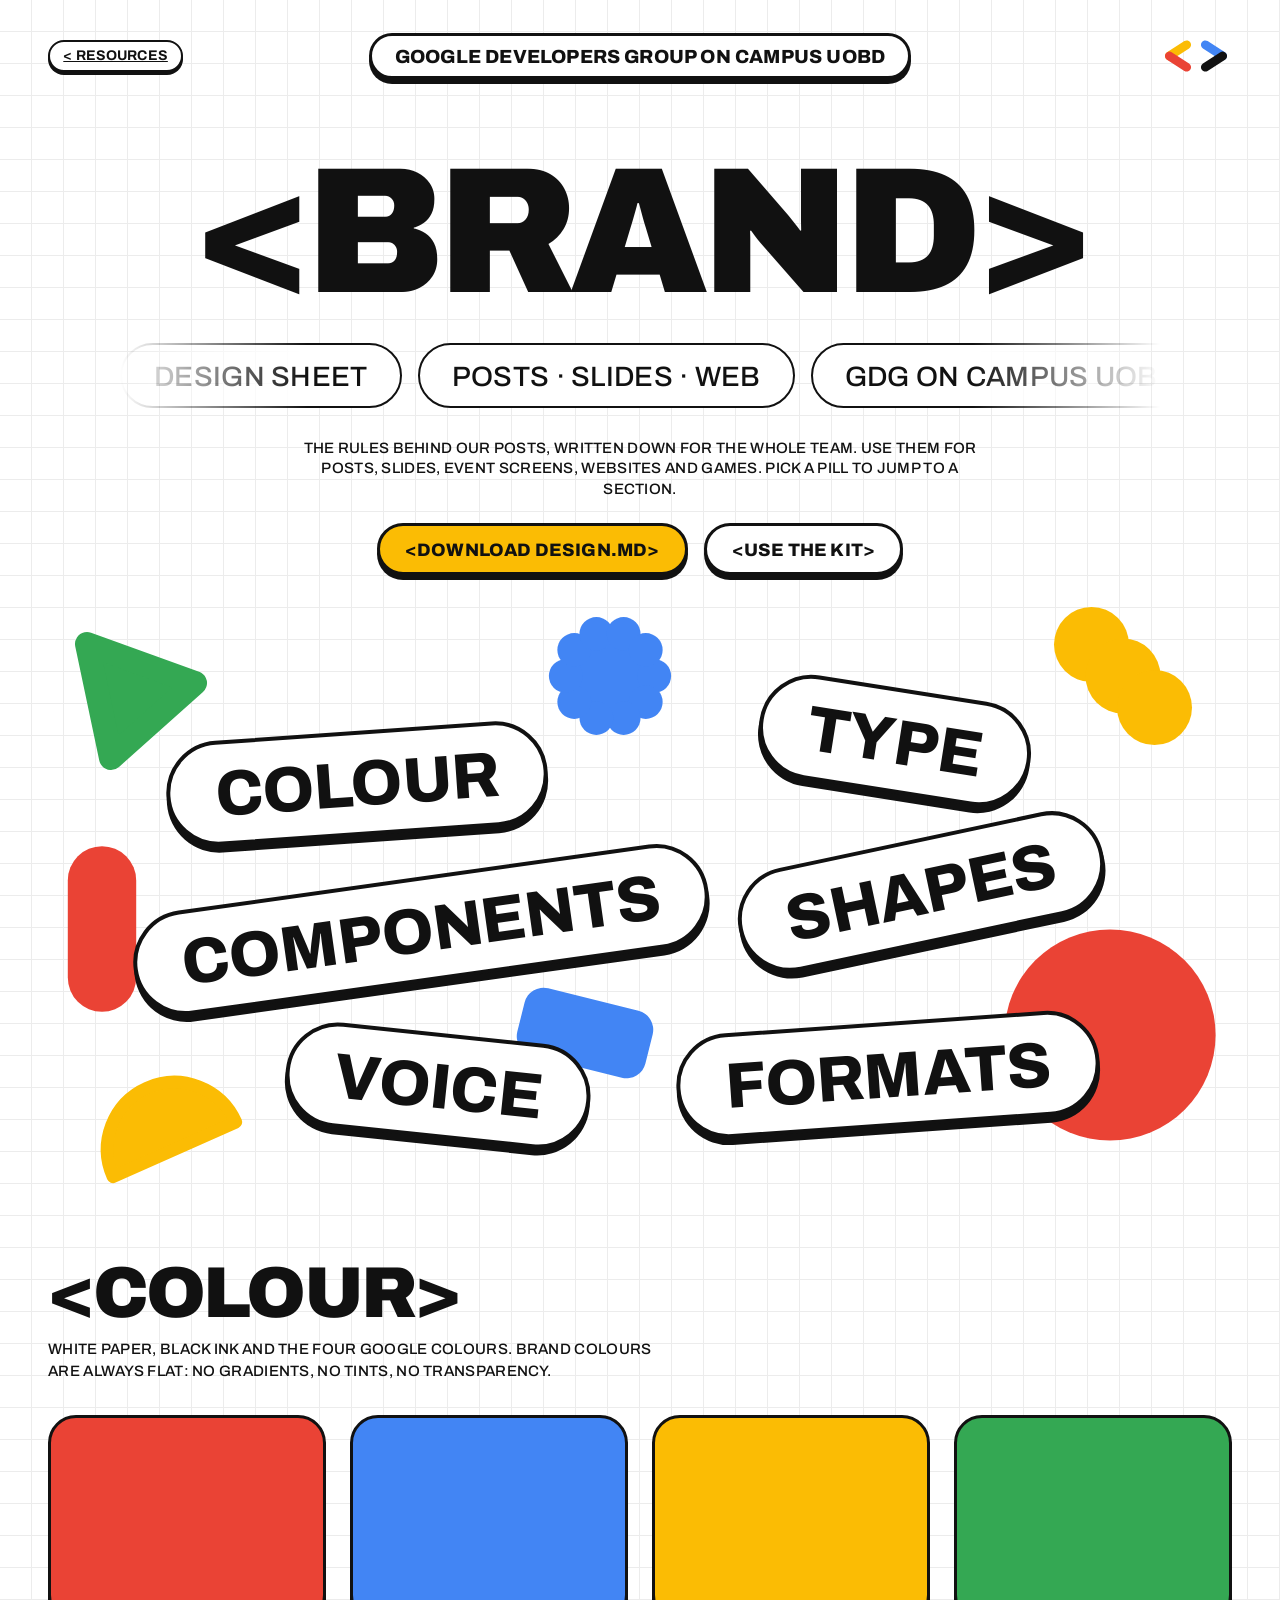
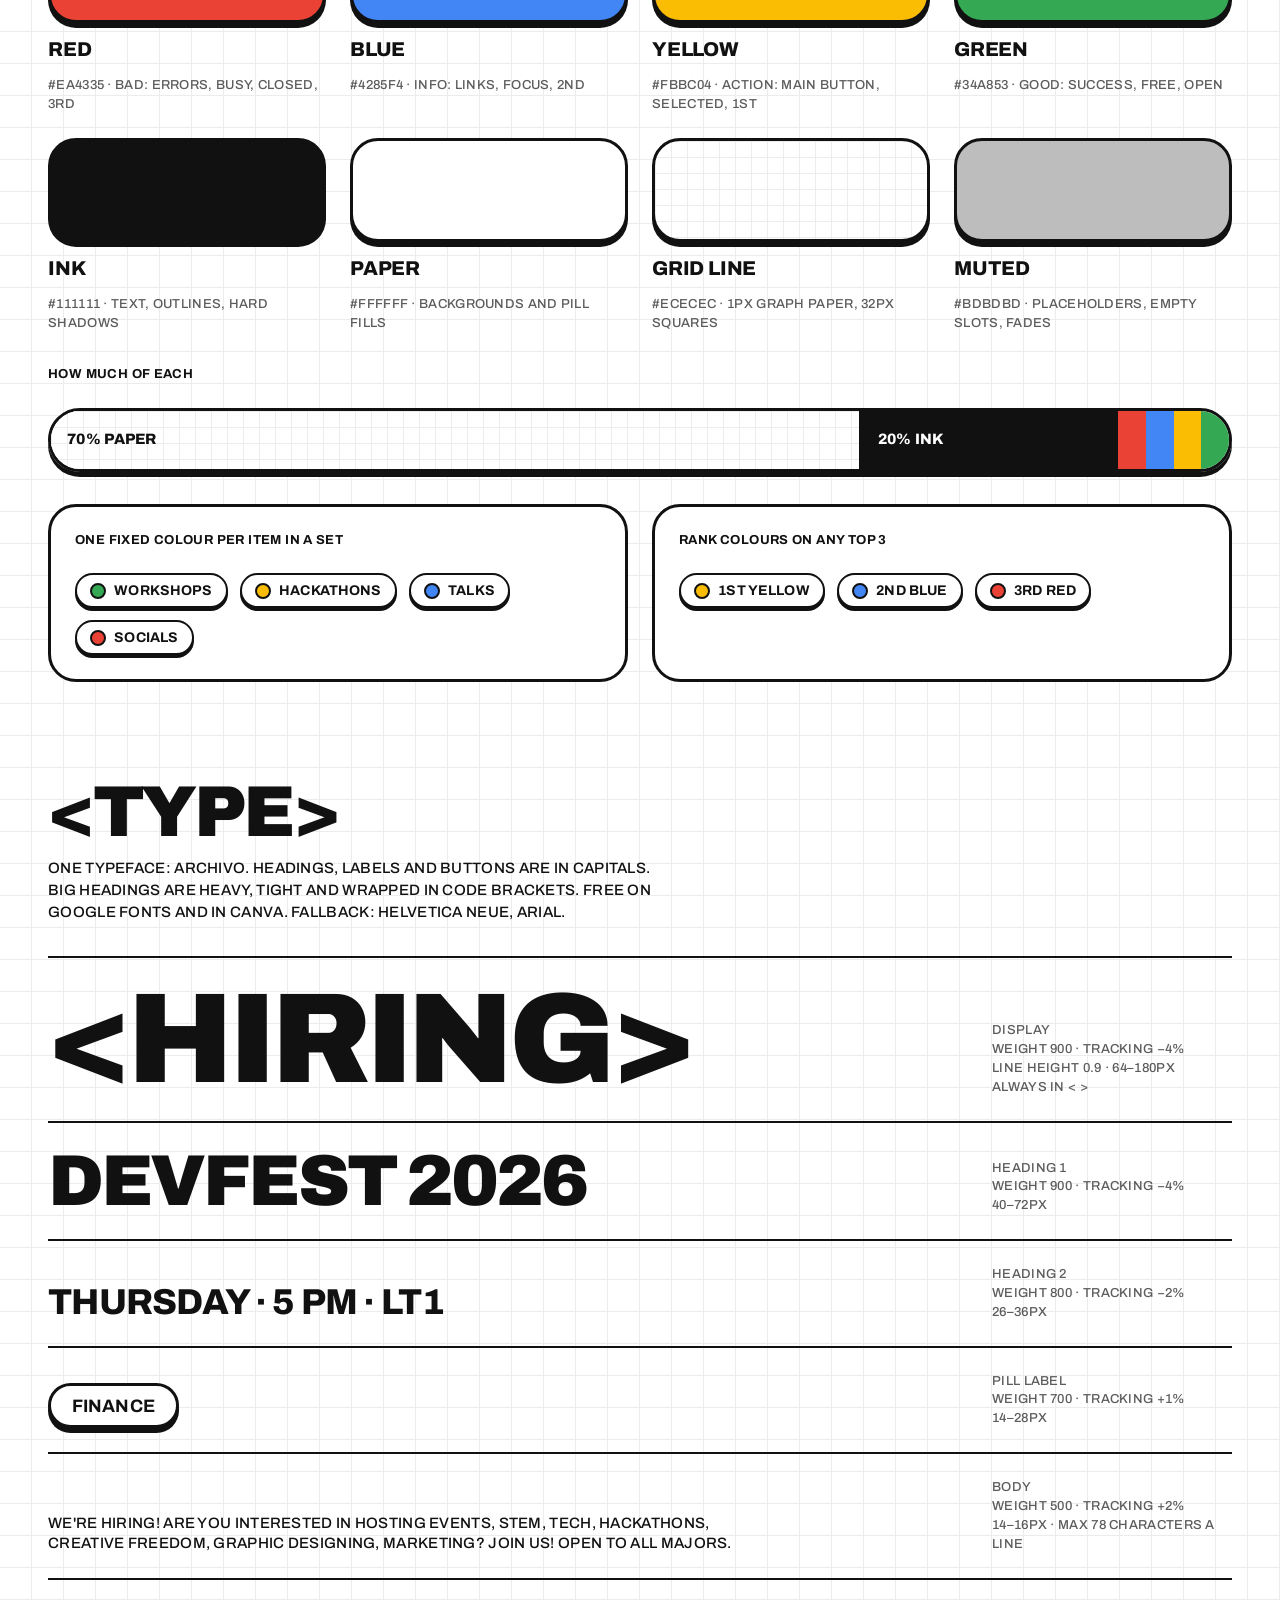
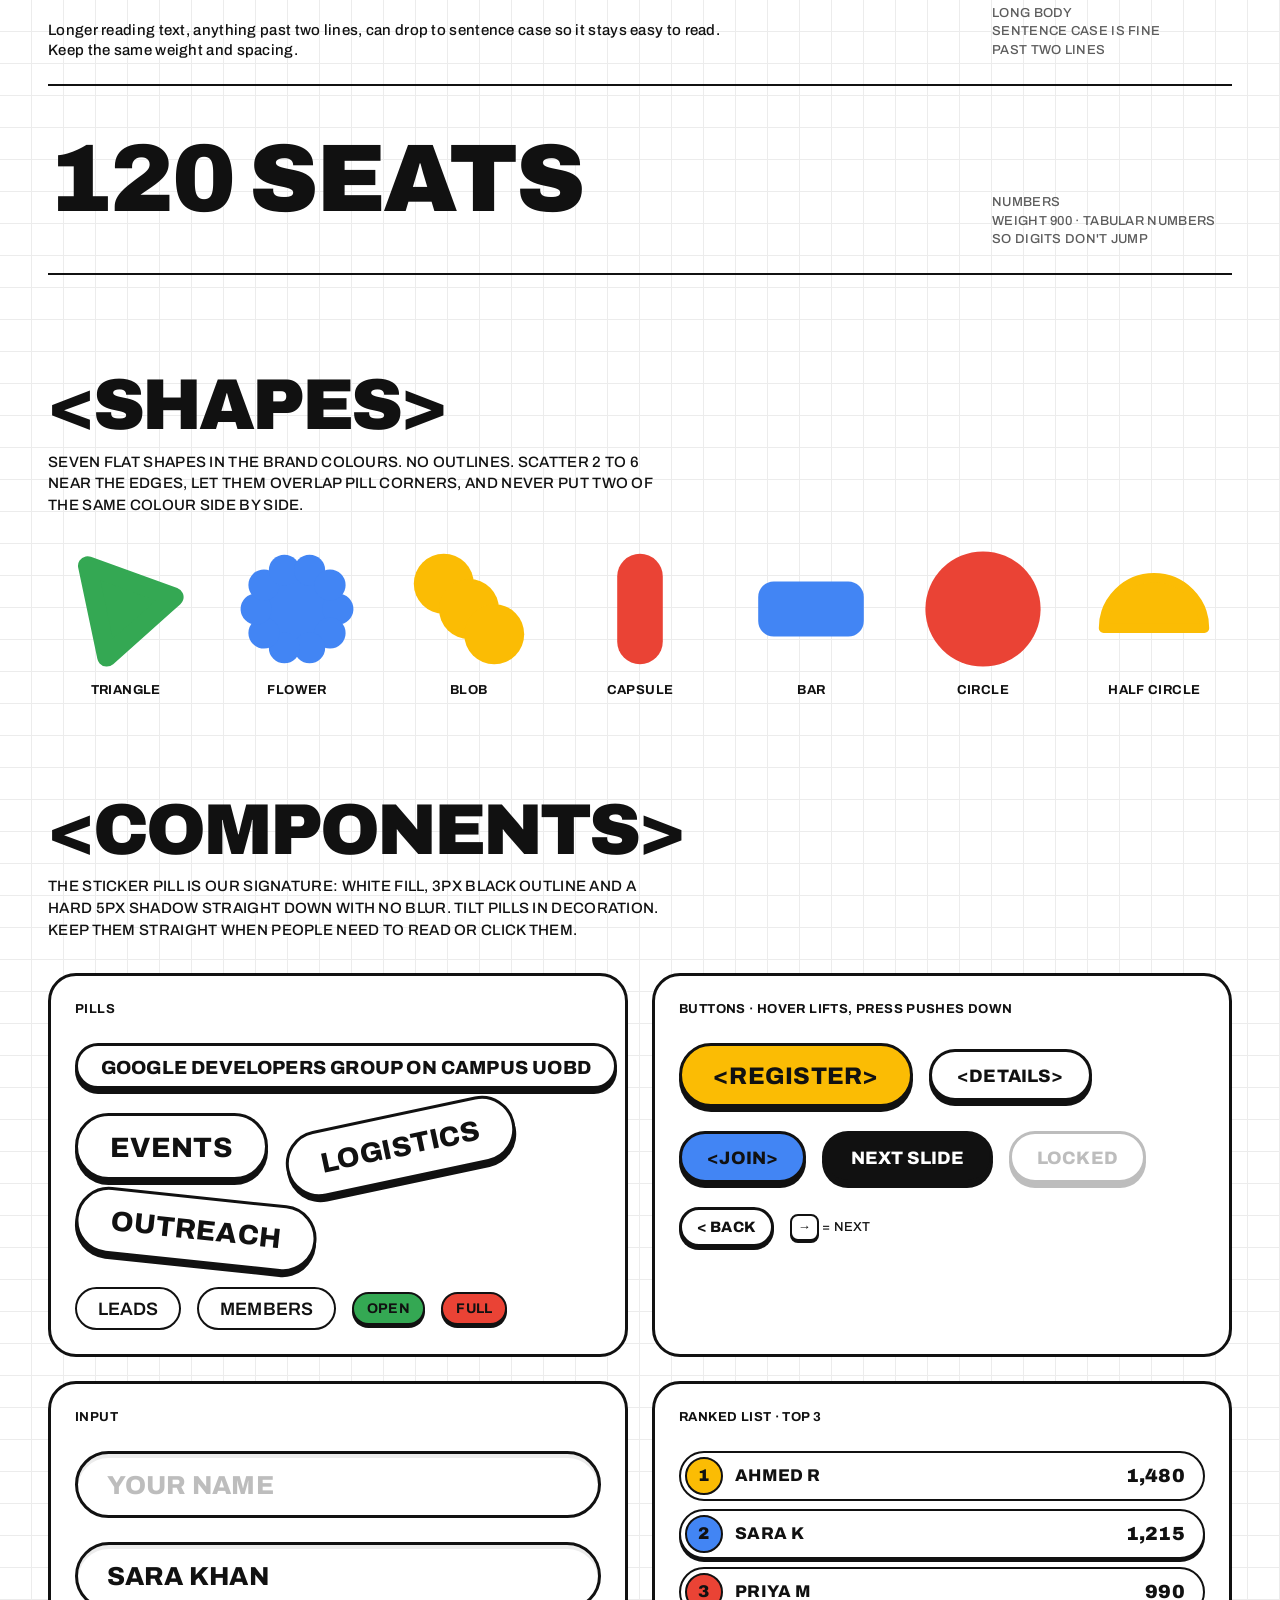
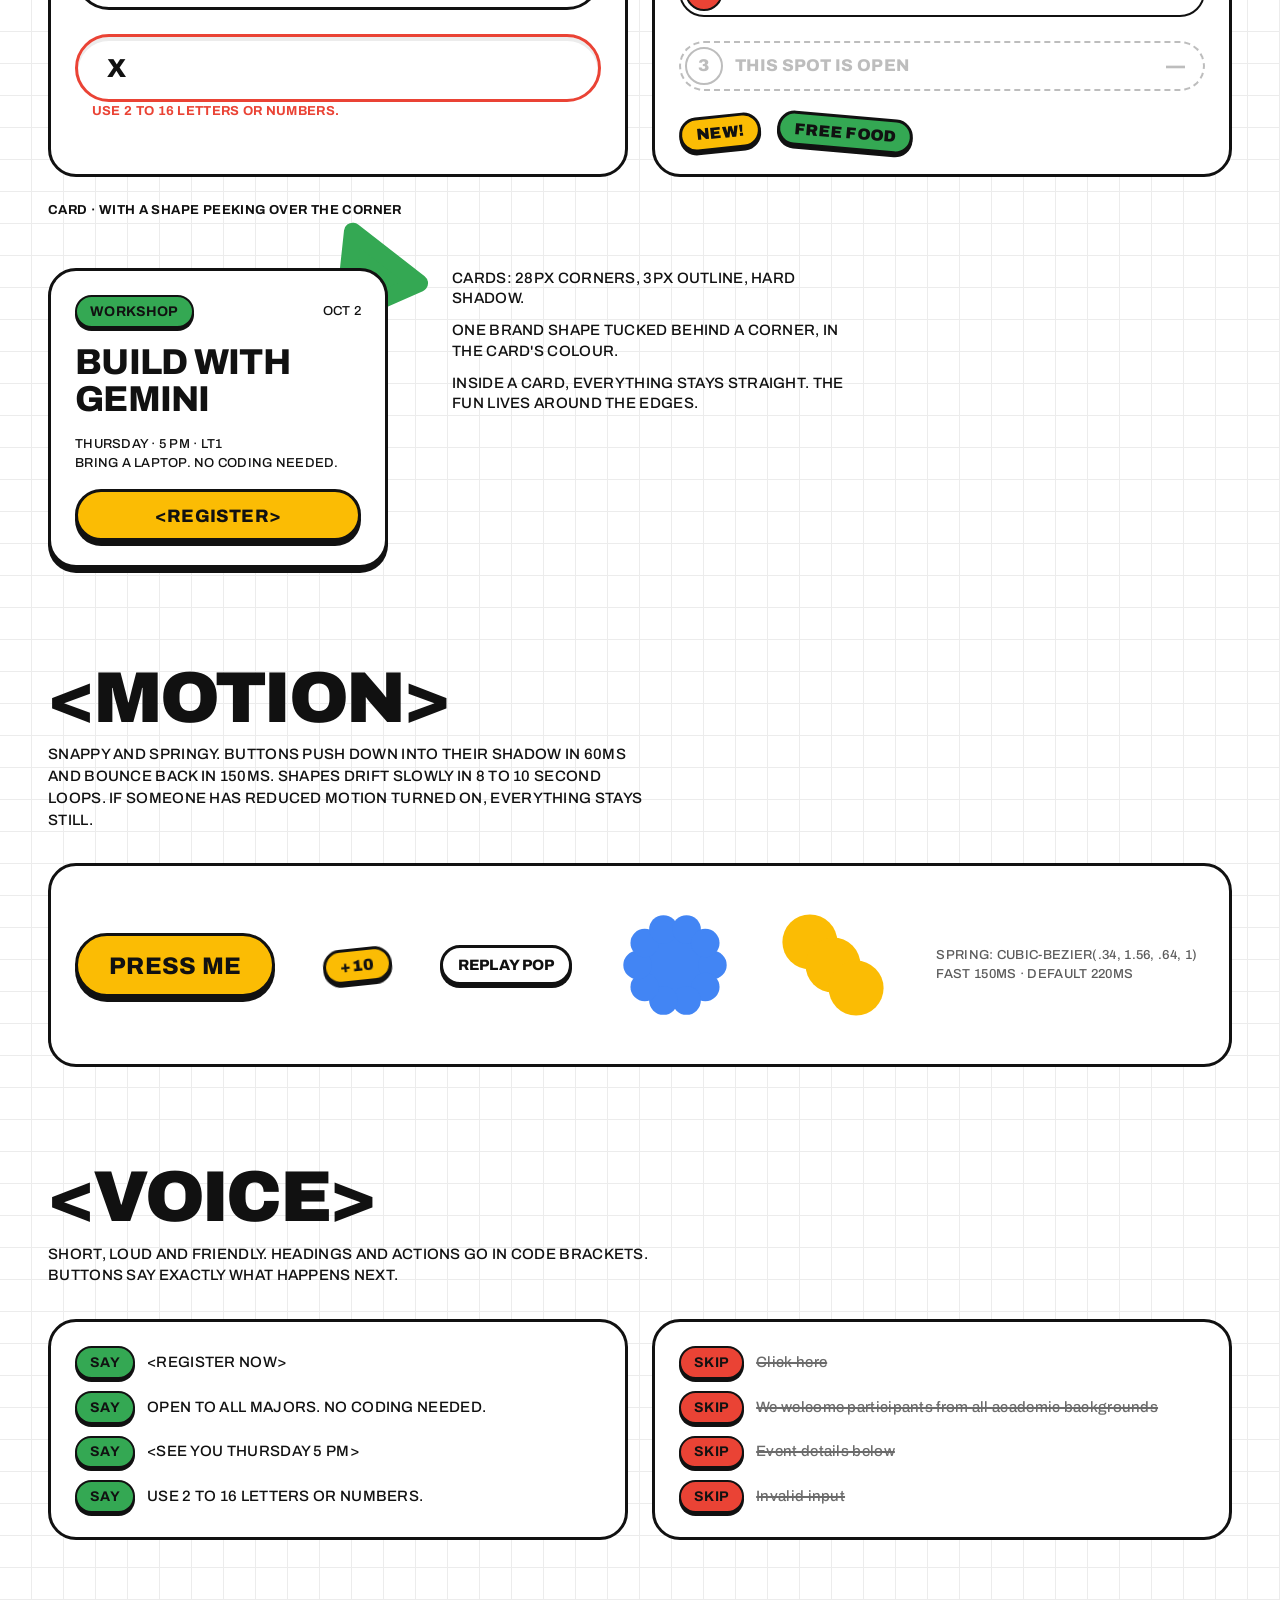
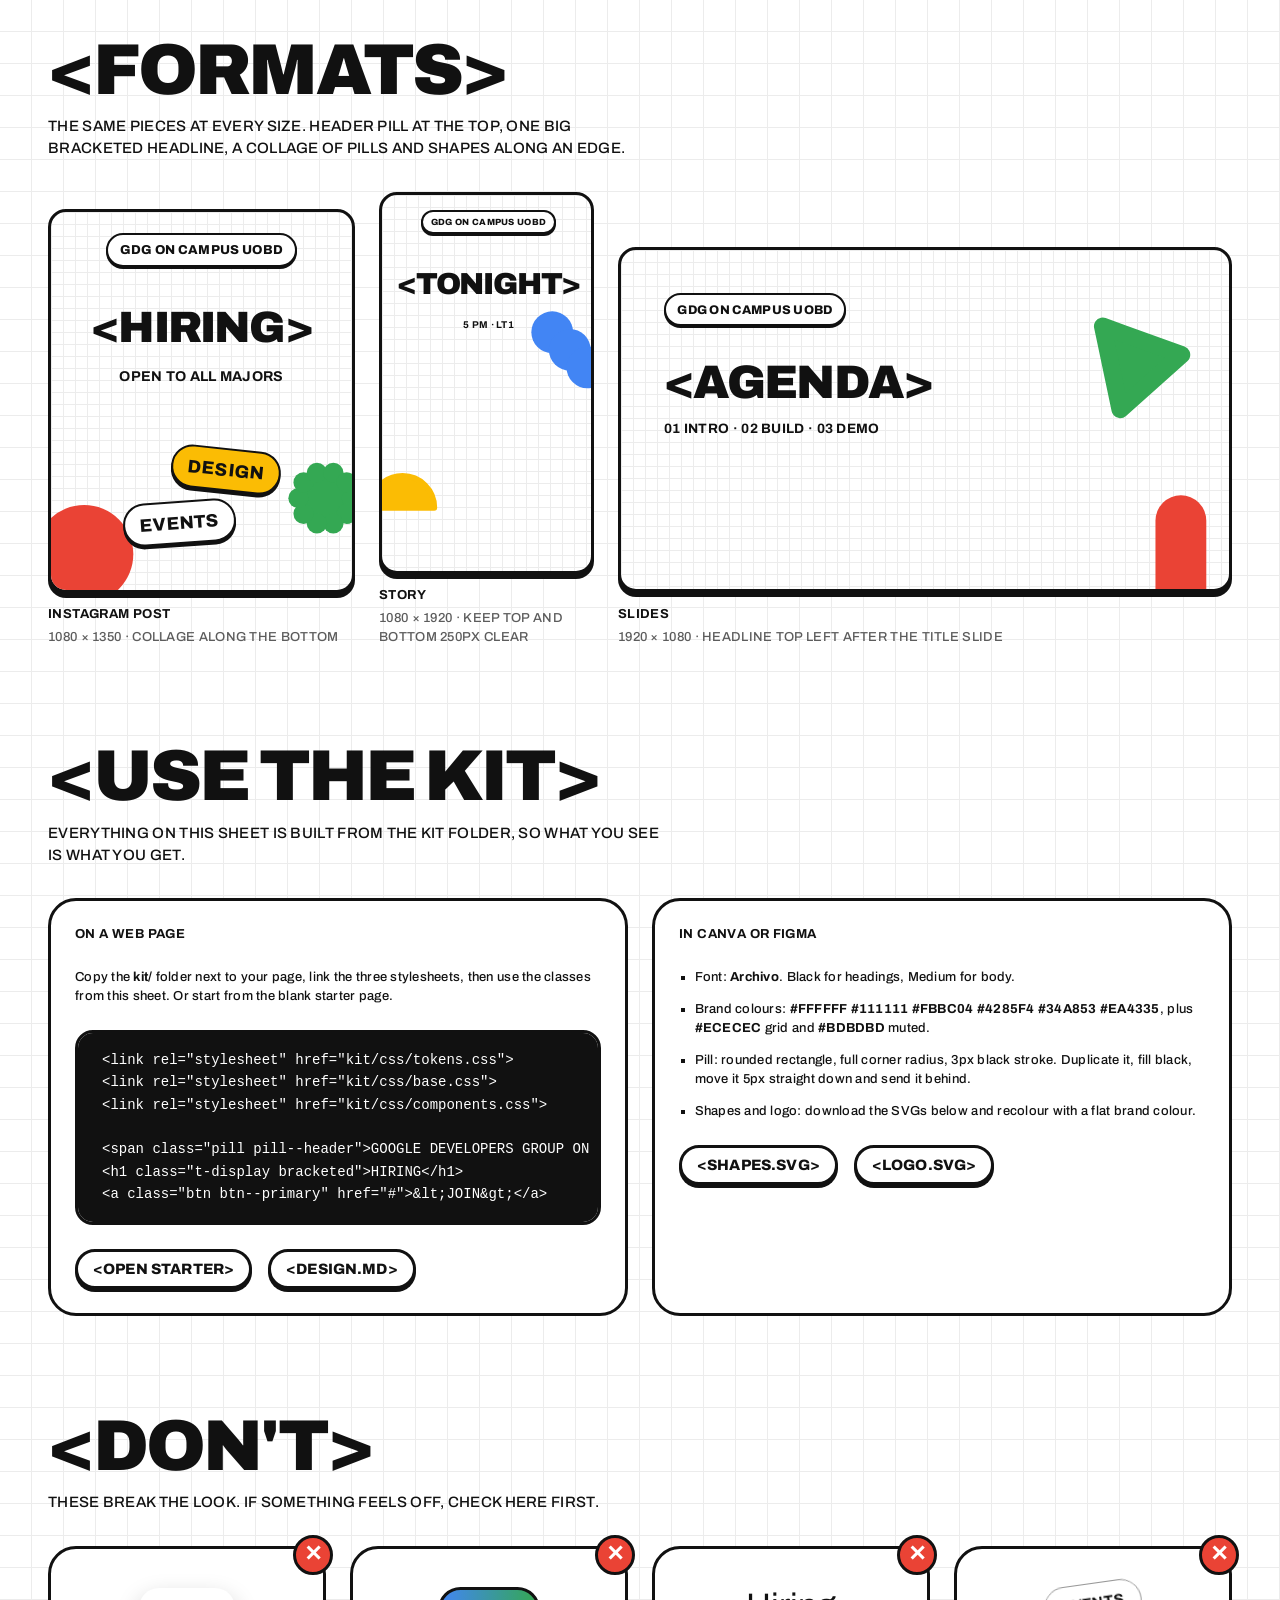
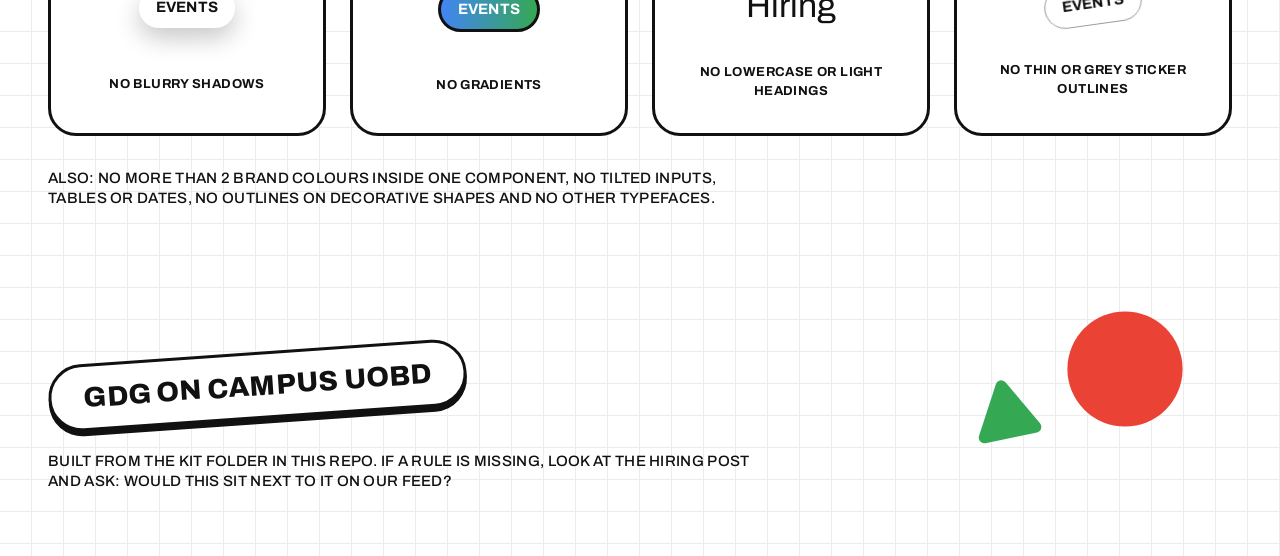
<file: design/index.html>
<!doctype html>
<html lang="en">
<head>
  <meta charset="utf-8">
  <meta name="viewport" content="width=device-width, initial-scale=1">
  <title>GDG UOBD Design System</title>
  <link rel="icon" href="../kit/assets/logo-mark.svg">
  <link rel="stylesheet" href="../kit/css/tokens.css">
  <link rel="stylesheet" href="../kit/css/base.css">
  <link rel="stylesheet" href="../kit/css/components.css">
  <style>
    /* Page-only layout for the style guide */
    .hero {
      display: grid;
      justify-items: center;
      gap: var(--space-5);
      padding-block: var(--space-8) var(--space-4);
      text-align: center;
    }

    .hero .t-display {
      font-size: clamp(64px, 14vw, 200px);
    }

    .hero .marquee {
      width: min(100%, 1040px);
    }

    .collage {
      position: relative;
      height: 540px;
      margin-top: var(--space-6);
    }

    .collage > * {
      position: absolute;
    }

    .collage .pill {
      text-decoration: none;
      transition: scale var(--dur) var(--ease-spring);
    }

    .collage .pill:hover {
      scale: 1.05;
    }

    .section {
      display: grid;
      gap: var(--space-6);
      padding-block: var(--space-9) 0;
      scroll-margin-top: var(--space-5);
    }

    .section__head {
      display: grid;
      gap: var(--space-3);
      max-width: 68ch;
    }

    .caption {
      font-size: var(--small-size);
      font-weight: 700;
      letter-spacing: 0.03em;
    }

    .spec {
      font-size: var(--small-size);
      font-weight: 500;
      color: #5c5c5c;
      font-variant-numeric: tabular-nums;
    }

    /* Colour */
    .swatches {
      display: grid;
      grid-template-columns: repeat(4, minmax(0, 1fr));
      gap: var(--space-5);
    }

    .swatch {
      display: grid;
      align-content: start;
      gap: var(--space-3);
    }

    .swatch__chip {
      aspect-ratio: 4 / 3;
      max-width: 100%;
      border: var(--stroke) solid var(--ink);
      border-radius: var(--radius-card);
      box-shadow: var(--shadow);
    }

    .swatch__chip--sm {
      aspect-ratio: 8 / 3;
    }

    .swatch__chip--grid {
      background-color: var(--paper);
      background-image:
        linear-gradient(var(--grid-line) 1px, transparent 1px),
        linear-gradient(90deg, var(--grid-line) 1px, transparent 1px);
      background-size: 16px 16px;
    }

    .swatch__name {
      font-size: 20px;
      font-weight: 800;
      letter-spacing: -0.01em;
    }

    .ratio {
      display: flex;
      height: 64px;
      overflow: hidden;
      border: var(--stroke) solid var(--ink);
      border-radius: var(--radius-pill);
      box-shadow: var(--shadow);
    }

    .ratio > span {
      display: flex;
      align-items: center;
      padding-inline: var(--space-4);
      font-weight: 800;
      white-space: nowrap;
    }

    .ratio__paper {
      flex: 70;
      background-color: var(--paper);
      background-image:
        linear-gradient(var(--grid-line) 1px, transparent 1px),
        linear-gradient(90deg, var(--grid-line) 1px, transparent 1px);
      background-size: 16px 16px;
    }

    .ratio__ink {
      flex: 20;
      color: var(--paper);
      background: var(--ink);
      border-left: var(--stroke) solid var(--ink);
    }

    .ratio__brand {
      flex: 10;
      padding: 0 !important;
      border-left: var(--stroke) solid var(--ink);
    }

    .ratio__brand i {
      flex: 1;
      height: 100%;
    }

    .mapping {
      display: grid;
      grid-template-columns: repeat(2, minmax(0, 1fr));
      gap: var(--space-5);
    }

    .map-list {
      display: flex;
      flex-wrap: wrap;
      gap: var(--space-3);
    }

    .dot {
      display: inline-block;
      width: 16px;
      height: 16px;
      border: var(--stroke-thin) solid var(--ink);
      border-radius: 50%;
    }

    /* Type */
    .type-row {
      display: grid;
      grid-template-columns: minmax(0, 1fr) 240px;
      align-items: end;
      gap: var(--space-5);
      padding-block: var(--space-5);
      border-bottom: var(--stroke-thin) solid var(--ink);
    }

    .type-row:first-child {
      border-top: var(--stroke-thin) solid var(--ink);
    }

    .type-row .t-display {
      font-size: clamp(56px, 10vw, 150px);
    }

    /* Shapes */
    .shapes {
      display: grid;
      grid-template-columns: repeat(7, minmax(0, 1fr));
      gap: var(--space-4);
    }

    .shape-cell {
      display: grid;
      justify-items: center;
      gap: var(--space-3);
      text-align: center;
    }

    .shape-cell svg {
      width: 100%;
      max-width: 120px;
      aspect-ratio: 1;
    }

    /* Components */
    .demo-grid {
      display: grid;
      grid-template-columns: repeat(2, minmax(0, 1fr));
      gap: var(--space-5);
    }

    .demo {
      display: grid;
      align-content: start;
      gap: var(--space-5);
    }

    .demo--wide {
      grid-column: 1 / -1;
    }

    .row {
      display: flex;
      flex-wrap: wrap;
      align-items: center;
      gap: var(--space-4);
    }

    .tile-demo-row {
      isolation: isolate;
    }

    .demo-tile {
      width: min(100%, 340px);
      display: grid;
      gap: var(--space-4);
    }

        .demo-tile .card__peek {
      width: 110px;
      height: 110px;
      top: -46px;
      right: -44px;
      rotate: 18deg;
    }

    .tile-head {
      display: flex;
      align-items: center;
      justify-content: space-between;
      gap: var(--space-3);
    }

    /* Motion */
    .motion-stage {
      position: relative;
      display: flex;
      flex-wrap: wrap;
      align-items: center;
      gap: var(--space-7);
      min-height: 180px;
    }

    .motion-stage svg {
      width: 110px;
    }

    /* Voice */
    .voice {
      display: grid;
      grid-template-columns: repeat(2, minmax(0, 1fr));
      gap: var(--space-5);
    }

    .voice ul {
      display: grid;
      gap: var(--space-3);
    }

    .voice li {
      display: flex;
      flex-wrap: wrap;
      align-items: baseline;
      gap: var(--space-3);
    }

    .strike {
      color: #6b6b6b;
      text-decoration: line-through;
      text-decoration-thickness: 2px;
      text-transform: none;
    }

    /* Formats */
    .formats {
      display: grid;
      grid-template-columns: 1fr 0.7fr 2fr;
      gap: var(--space-5);
      align-items: end;
    }

    .format {
      display: grid;
      gap: var(--space-3);
    }

    .format figcaption {
      display: grid;
      gap: var(--space-1);
    }

    .mock {
      position: relative;
      display: grid;
      align-content: start;
      justify-items: center;
      gap: 6%;
      padding: 7%;
      overflow: hidden;
      max-width: 100%;
      container-type: inline-size;
      background-color: var(--paper);
      background-image:
        linear-gradient(var(--grid-line) 1px, transparent 1px),
        linear-gradient(90deg, var(--grid-line) 1px, transparent 1px);
      background-size: 12px 12px;
      border: var(--stroke) solid var(--ink);
      border-radius: var(--radius-inner);
      box-shadow: var(--shadow);
    }

    .mock--post { aspect-ratio: 1080 / 1350; }
    .mock--story { aspect-ratio: 1080 / 1920; }
    .mock--slide { aspect-ratio: 16 / 9; justify-items: start; }

    .mock > .shape,
    .mock__tag {
      position: absolute;
      height: auto;
      aspect-ratio: 1;
    }

    .mock__tag {
      aspect-ratio: auto;
      padding: 0.4em 0.8em 0.32em;
      font-size: 7cqi;
      font-weight: 800;
      background: var(--paper);
      border: 2px solid var(--ink);
      border-radius: var(--radius-pill);
      box-shadow: 0 3px 0 var(--ink);
    }

    .mock__pill {
      padding: 0.45em 0.9em 0.38em;
      font-size: 5cqi;
      font-weight: 800;
      white-space: nowrap;
      background: var(--paper);
      border: 2px solid var(--ink);
      border-radius: var(--radius-pill);
      box-shadow: 0 2px 0 var(--ink);
    }

    .mock__head {
      margin-top: 8%;
      font-size: 17cqi;
      font-weight: 900;
      letter-spacing: -0.04em;
      line-height: 0.9;
      text-align: center;
    }

    .mock--slide .mock__head { font-size: 9cqi; margin-top: 4%; }
    .mock--slide .mock__pill { font-size: 2.4cqi; }
    .mock--slide .mock__sub { font-size: 2.6cqi; }

    .mock__sub {
      font-size: 5.5cqi;
      font-weight: 700;
      text-align: center;
    }

    .checklist {
      display: grid;
      gap: var(--space-3);
      padding-left: 1.2em;
      list-style: square;
      line-height: 1.5;
    }

    /* Don'ts */
    .donts {
      display: grid;
      grid-template-columns: repeat(4, minmax(0, 1fr));
      gap: var(--space-5);
    }

    .dont {
      position: relative;
      display: grid;
      place-items: center;
      gap: var(--space-4);
      min-height: 190px;
      padding: var(--space-5);
      text-align: center;
    }

    .dont__x {
      position: absolute;
      top: -14px;
      right: -10px;
      display: grid;
      place-items: center;
      width: 40px;
      height: 40px;
      font-size: 22px;
      font-weight: 900;
      color: var(--paper);
      background: var(--red);
      border: var(--stroke) solid var(--ink);
      border-radius: 50%;
    }

    .bad-blur {
      padding: 0.6em 1.1em;
      font-weight: 700;
      background: var(--paper);
      border-radius: var(--radius-pill);
      box-shadow: 0 10px 24px rgb(0 0 0 / 0.22);
    }

    .bad-gradient {
      padding: 0.6em 1.1em;
      font-weight: 700;
      color: var(--paper);
      background: linear-gradient(90deg, var(--blue), var(--green));
      border: var(--stroke) solid var(--ink);
      border-radius: var(--radius-pill);
    }

    .bad-lower {
      font-size: 34px;
      font-weight: 400;
      letter-spacing: 0;
      text-transform: none;
    }

    .bad-thin {
      padding: 0.6em 1.1em;
      font-weight: 700;
      border: 1px solid #999;
      border-radius: var(--radius-pill);
      rotate: -8deg;
    }

    .foot {
      position: relative;
      display: grid;
      gap: var(--space-6);
      margin-top: var(--space-9);
      padding-top: var(--space-7);
    }

    @media (max-width: 1000px) {
      .swatches { grid-template-columns: repeat(2, minmax(0, 1fr)); }
      .shapes { grid-template-columns: repeat(4, minmax(0, 1fr)); }
      .formats { grid-template-columns: 1fr 1fr; }
      .format--wide { grid-column: 1 / -1; }
      .donts { grid-template-columns: repeat(2, minmax(0, 1fr)); }
      .demo-grid, .mapping, .voice { grid-template-columns: 1fr; }
      .type-row { grid-template-columns: 1fr; }

      .collage {
        display: flex;
        flex-wrap: wrap;
        justify-content: center;
        align-content: center;
        gap: var(--space-5);
        height: auto;
        padding-block: var(--space-6);
      }

      .collage > * { position: static; }
      .collage > svg { width: 72px !important; }
    }
  </style>
</head>
<body>
  <main class="page">
    <header class="topbar">
      <a class="pill pill--sm" href="../">&lt; RESOURCES</a>
      <span class="pill pill--header">GOOGLE DEVELOPERS GROUP ON CAMPUS UOBD</span>
      <img class="logo-mark" src="../kit/assets/logo-mark.svg" alt="GDG bracket mark">
    </header>

    <section class="hero" aria-labelledby="title">
      <h1 id="title" class="t-display bracketed">BRAND</h1>
      <div class="marquee" aria-hidden="true">
        <div class="marquee__track">
          <span class="pill pill--thin">DESIGN SHEET</span>
          <span class="pill pill--thin">POSTS · SLIDES · WEB</span>
          <span class="pill pill--thin">GDG ON CAMPUS UOBD</span>
          <span class="pill pill--thin">VERSION 1</span>
          <span class="pill pill--thin">DESIGN SHEET</span>
          <span class="pill pill--thin">POSTS · SLIDES · WEB</span>
          <span class="pill pill--thin">GDG ON CAMPUS UOBD</span>
          <span class="pill pill--thin">VERSION 1</span>
        </div>
      </div>
      <p class="footer-copy">THE RULES BEHIND OUR POSTS, WRITTEN DOWN FOR THE WHOLE TEAM. USE THEM FOR POSTS, SLIDES, EVENT SCREENS, WEBSITES AND GAMES. PICK A PILL TO JUMP TO A SECTION.</p>
      <div class="row" style="justify-content:center">
        <a class="btn btn--primary" href="DESIGN.md" download>&lt;DOWNLOAD DESIGN.MD&gt;</a>
        <a class="btn" href="#use">&lt;USE THE KIT&gt;</a>
      </div>
    </section>

    <nav class="collage" aria-label="Sections">
      <svg class="shape shape--green drift" style="left:1%;top:0;width:150px" aria-hidden="true"><use href="../kit/assets/shapes.svg#triangle"/></svg>
      <svg class="shape shape--blue drift drift--slow" style="left:42%;top:-4%;width:130px" aria-hidden="true"><use href="../kit/assets/shapes.svg#flower"/></svg>
      <svg class="shape shape--yellow drift drift--reverse" style="right:2%;top:-4%;width:170px" aria-hidden="true"><use href="../kit/assets/shapes.svg#blob"/></svg>
      <svg class="shape shape--red drift drift--slow" style="left:-3%;top:40%;width:180px;height:180px" aria-hidden="true"><use href="../kit/assets/shapes.svg#capsule"/></svg>
      <svg class="shape shape--blue drift drift--reverse" style="left:39%;top:62%;width:150px;height:150px;rotate:14deg" aria-hidden="true"><use href="../kit/assets/shapes.svg#rounded-rect"/></svg>
      <svg class="shape shape--red" style="right:1%;top:56%;width:220px;height:220px" aria-hidden="true"><use href="../kit/assets/shapes.svg#circle"/></svg>
      <svg class="shape shape--yellow drift" style="left:3%;bottom:-8%;width:160px;height:160px;rotate:-24deg" aria-hidden="true"><use href="../kit/assets/shapes.svg#half-circle"/></svg>

      <a class="pill pill--xl tilt-3" style="left:10%;top:20%" href="#colour">COLOUR</a>
      <a class="pill pill--xl tilt-2" style="left:60%;top:12%" href="#type">TYPE</a>
      <a class="pill pill--xl tilt-5" style="left:7%;top:47%" href="#components">COMPONENTS</a>
      <a class="pill pill--xl tilt-1" style="left:58%;top:40%" href="#shapes">SHAPES</a>
      <a class="pill pill--xl tilt-4" style="left:20%;top:76%" href="#voice">VOICE</a>
      <a class="pill pill--xl tilt-3" style="left:53%;top:74%" href="#formats">FORMATS</a>
    </nav>

    <!-- COLOUR -->
    <section id="colour" class="section" aria-labelledby="colour-title">
      <div class="section__head">
        <h2 id="colour-title" class="t-h1 bracketed">COLOUR</h2>
        <p>WHITE PAPER, BLACK INK AND THE FOUR GOOGLE COLOURS. BRAND COLOURS ARE ALWAYS FLAT: NO GRADIENTS, NO TINTS, NO TRANSPARENCY.</p>
      </div>

      <div class="swatches">
        <div class="swatch">
          <div class="swatch__chip" style="background:var(--red)"></div>
          <span class="swatch__name">RED</span>
          <span class="spec">#EA4335 · BAD: ERRORS, BUSY, CLOSED, 3RD</span>
        </div>
        <div class="swatch">
          <div class="swatch__chip" style="background:var(--blue)"></div>
          <span class="swatch__name">BLUE</span>
          <span class="spec">#4285F4 · INFO: LINKS, FOCUS, 2ND</span>
        </div>
        <div class="swatch">
          <div class="swatch__chip" style="background:var(--yellow)"></div>
          <span class="swatch__name">YELLOW</span>
          <span class="spec">#FBBC04 · ACTION: MAIN BUTTON, SELECTED, 1ST</span>
        </div>
        <div class="swatch">
          <div class="swatch__chip" style="background:var(--green)"></div>
          <span class="swatch__name">GREEN</span>
          <span class="spec">#34A853 · GOOD: SUCCESS, FREE, OPEN</span>
        </div>
        <div class="swatch">
          <div class="swatch__chip swatch__chip--sm" style="background:var(--ink)"></div>
          <span class="swatch__name">INK</span>
          <span class="spec">#111111 · TEXT, OUTLINES, HARD SHADOWS</span>
        </div>
        <div class="swatch">
          <div class="swatch__chip swatch__chip--sm" style="background:var(--paper)"></div>
          <span class="swatch__name">PAPER</span>
          <span class="spec">#FFFFFF · BACKGROUNDS AND PILL FILLS</span>
        </div>
        <div class="swatch">
          <div class="swatch__chip swatch__chip--sm swatch__chip--grid"></div>
          <span class="swatch__name">GRID LINE</span>
          <span class="spec">#ECECEC · 1PX GRAPH PAPER, 32PX SQUARES</span>
        </div>
        <div class="swatch">
          <div class="swatch__chip swatch__chip--sm" style="background:var(--muted)"></div>
          <span class="swatch__name">MUTED</span>
          <span class="spec">#BDBDBD · PLACEHOLDERS, EMPTY SLOTS, FADES</span>
        </div>
      </div>

      <div class="demo">
        <span class="caption">HOW MUCH OF EACH</span>
        <div class="ratio" role="img" aria-label="70 percent paper, 20 percent ink, 10 percent brand colour">
          <span class="ratio__paper">70% PAPER</span>
          <span class="ratio__ink">20% INK</span>
          <span class="ratio__brand"><i style="background:var(--red)"></i><i style="background:var(--blue)"></i><i style="background:var(--yellow)"></i><i style="background:var(--green)"></i></span>
        </div>
      </div>

      <div class="mapping">
        <div class="card card--flat demo">
          <span class="caption">ONE FIXED COLOUR PER ITEM IN A SET</span>
          <div class="map-list">
            <span class="pill pill--sm"><i class="dot" style="background:var(--green)"></i>WORKSHOPS</span>
            <span class="pill pill--sm"><i class="dot" style="background:var(--yellow)"></i>HACKATHONS</span>
            <span class="pill pill--sm"><i class="dot" style="background:var(--blue)"></i>TALKS</span>
            <span class="pill pill--sm"><i class="dot" style="background:var(--red)"></i>SOCIALS</span>
          </div>
        </div>
        <div class="card card--flat demo">
          <span class="caption">RANK COLOURS ON ANY TOP 3</span>
          <div class="map-list">
            <span class="pill pill--sm"><i class="dot" style="background:var(--rank-1)"></i>1ST YELLOW</span>
            <span class="pill pill--sm"><i class="dot" style="background:var(--rank-2)"></i>2ND BLUE</span>
            <span class="pill pill--sm"><i class="dot" style="background:var(--rank-3)"></i>3RD RED</span>
          </div>
        </div>
      </div>
    </section>

    <!-- TYPE -->
    <section id="type" class="section" aria-labelledby="type-title">
      <div class="section__head">
        <h2 id="type-title" class="t-h1 bracketed">TYPE</h2>
        <p>ONE TYPEFACE: ARCHIVO. HEADINGS, LABELS AND BUTTONS ARE IN CAPITALS. BIG HEADINGS ARE HEAVY, TIGHT AND WRAPPED IN CODE BRACKETS. FREE ON GOOGLE FONTS AND IN CANVA. FALLBACK: HELVETICA NEUE, ARIAL.</p>
      </div>

      <div>
        <div class="type-row">
          <span class="t-display bracketed">HIRING</span>
          <span class="spec">DISPLAY<br>WEIGHT 900 · TRACKING −4%<br>LINE HEIGHT 0.9 · 64–180PX<br>ALWAYS IN &lt; &gt;</span>
        </div>
        <div class="type-row">
          <span class="t-h1">DEVFEST 2026</span>
          <span class="spec">HEADING 1<br>WEIGHT 900 · TRACKING −4%<br>40–72PX</span>
        </div>
        <div class="type-row">
          <span class="t-h2">THURSDAY · 5 PM · LT1</span>
          <span class="spec">HEADING 2<br>WEIGHT 800 · TRACKING −2%<br>26–36PX</span>
        </div>
        <div class="type-row">
          <span><span class="pill">FINANCE</span></span>
          <span class="spec">PILL LABEL<br>WEIGHT 700 · TRACKING +1%<br>14–28PX</span>
        </div>
        <div class="type-row">
          <span class="t-body footer-copy">WE'RE HIRING! ARE YOU INTERESTED IN HOSTING EVENTS, STEM, TECH, HACKATHONS, CREATIVE FREEDOM, GRAPHIC DESIGNING, MARKETING? JOIN US! OPEN TO ALL MAJORS.</span>
          <span class="spec">BODY<br>WEIGHT 500 · TRACKING +2%<br>14–16PX · MAX 78 CHARACTERS A LINE</span>
        </div>
        <div class="type-row">
          <span class="t-body footer-copy t-sentence">Longer reading text, anything past two lines, can drop to sentence case so it stays easy to read. Keep the same weight and spacing.</span>
          <span class="spec">LONG BODY<br>SENTENCE CASE IS FINE<br>PAST TWO LINES</span>
        </div>
        <div class="type-row">
          <span class="t-score" style="font-size:clamp(56px,8vw,96px)">120 SEATS</span>
          <span class="spec">NUMBERS<br>WEIGHT 900 · TABULAR NUMBERS<br>SO DIGITS DON'T JUMP</span>
        </div>
      </div>
    </section>

    <!-- SHAPES -->
    <section id="shapes" class="section" aria-labelledby="shapes-title">
      <div class="section__head">
        <h2 id="shapes-title" class="t-h1 bracketed">SHAPES</h2>
        <p>SEVEN FLAT SHAPES IN THE BRAND COLOURS. NO OUTLINES. SCATTER 2 TO 6 NEAR THE EDGES, LET THEM OVERLAP PILL CORNERS, AND NEVER PUT TWO OF THE SAME COLOUR SIDE BY SIDE.</p>
      </div>
      <div class="shapes">
        <div class="shape-cell"><svg class="shape shape--green" aria-hidden="true"><use href="../kit/assets/shapes.svg#triangle"/></svg><span class="caption">TRIANGLE</span></div>
        <div class="shape-cell"><svg class="shape shape--blue" aria-hidden="true"><use href="../kit/assets/shapes.svg#flower"/></svg><span class="caption">FLOWER</span></div>
        <div class="shape-cell"><svg class="shape shape--yellow" aria-hidden="true"><use href="../kit/assets/shapes.svg#blob"/></svg><span class="caption">BLOB</span></div>
        <div class="shape-cell"><svg class="shape shape--red" aria-hidden="true"><use href="../kit/assets/shapes.svg#capsule"/></svg><span class="caption">CAPSULE</span></div>
        <div class="shape-cell"><svg class="shape shape--blue" aria-hidden="true"><use href="../kit/assets/shapes.svg#rounded-rect"/></svg><span class="caption">BAR</span></div>
        <div class="shape-cell"><svg class="shape shape--red" aria-hidden="true"><use href="../kit/assets/shapes.svg#circle"/></svg><span class="caption">CIRCLE</span></div>
        <div class="shape-cell"><svg class="shape shape--yellow" aria-hidden="true"><use href="../kit/assets/shapes.svg#half-circle"/></svg><span class="caption">HALF CIRCLE</span></div>
      </div>
    </section>

    <!-- COMPONENTS -->
    <section id="components" class="section" aria-labelledby="components-title">
      <div class="section__head">
        <h2 id="components-title" class="t-h1 bracketed">COMPONENTS</h2>
        <p>THE STICKER PILL IS OUR SIGNATURE: WHITE FILL, 3PX BLACK OUTLINE AND A HARD 5PX SHADOW STRAIGHT DOWN WITH NO BLUR. TILT PILLS IN DECORATION. KEEP THEM STRAIGHT WHEN PEOPLE NEED TO READ OR CLICK THEM.</p>
      </div>

      <div class="demo-grid">
        <div class="card card--flat demo">
          <span class="caption">PILLS</span>
          <div class="row">
            <span class="pill pill--header">GOOGLE DEVELOPERS GROUP ON CAMPUS UOBD</span>
          </div>
          <div class="row">
            <span class="pill pill--lg">EVENTS</span>
            <span class="pill pill--lg tilt-1">LOGISTICS</span>
            <span class="pill pill--lg tilt-4">OUTREACH</span>
          </div>
          <div class="row">
            <span class="pill pill--thin">LEADS</span>
            <span class="pill pill--thin">MEMBERS</span>
            <span class="pill pill--sm pill--filled-green">OPEN</span>
            <span class="pill pill--sm pill--filled-red">FULL</span>
          </div>
        </div>

        <div class="card card--flat demo">
          <span class="caption">BUTTONS · HOVER LIFTS, PRESS PUSHES DOWN</span>
          <div class="row">
            <button class="btn btn--primary btn--lg" type="button">&lt;REGISTER&gt;</button>
            <button class="btn" type="button">&lt;DETAILS&gt;</button>
          </div>
          <div class="row">
            <button class="btn btn--blue" type="button">&lt;JOIN&gt;</button>
            <button class="btn btn--ink" type="button">NEXT SLIDE</button>
            <button class="btn" type="button" disabled>LOCKED</button>
          </div>
          <div class="row">
            <button class="btn btn--sm" type="button">&lt; BACK</button>
            <span class="t-small"><span class="key">→</span> = NEXT</span>
          </div>
        </div>

        <div class="card card--flat demo">
          <span class="caption">INPUT</span>
          <input class="field" type="text" placeholder="YOUR NAME" aria-label="Example empty field">
          <input class="field" type="text" value="SARA KHAN" aria-label="Example filled field">
          <div>
            <input class="field" type="text" value="X" aria-invalid="true" aria-label="Example field with error">
            <p class="field-error">USE 2 TO 16 LETTERS OR NUMBERS.</p>
          </div>
        </div>

        <div class="card card--flat demo">
          <span class="caption">RANKED LIST · TOP 3</span>
          <ol class="board">
            <li class="board__row"><span class="board__rank">1</span><span class="board__name">AHMED R</span><span class="board__score">1,480</span></li>
            <li class="board__row is-me"><span class="board__rank">2</span><span class="board__name">SARA K</span><span class="board__score">1,215</span></li>
            <li class="board__row"><span class="board__rank">3</span><span class="board__name">PRIYA M</span><span class="board__score">990</span></li>
          </ol>
          <ol class="board">
            <li class="board__row board__row--empty"><span class="board__rank">3</span><span class="board__name">THIS SPOT IS OPEN</span><span class="board__score">—</span></li>
          </ol>
          <div class="row">
            <span class="badge">NEW!</span>
            <span class="badge" style="background:var(--green);rotate:5deg">FREE FOOD</span>
          </div>
        </div>

        <div class="demo demo--wide">
          <span class="caption">CARD · WITH A SHAPE PEEKING OVER THE CORNER</span>
          <div class="row tile-demo-row" style="gap:var(--space-8);align-items:start;padding-top:var(--space-5)">
            <article class="card demo-tile">
              <svg class="shape shape--green card__peek" aria-hidden="true"><use href="../kit/assets/shapes.svg#triangle"/></svg>
              <div class="tile-head"><span class="pill pill--sm pill--filled-green">WORKSHOP</span><span class="t-small">OCT 2</span></div>
              <h3 class="t-h2">BUILD WITH GEMINI</h3>
              <p class="t-small">THURSDAY · 5 PM · LT1<br>BRING A LAPTOP. NO CODING NEEDED.</p>
              <button class="btn btn--primary" type="button">&lt;REGISTER&gt;</button>
            </article>
            <div class="footer-copy" style="max-width:44ch;display:grid;gap:var(--space-3)">
              <p>CARDS: 28PX CORNERS, 3PX OUTLINE, HARD SHADOW.</p>
              <p>ONE BRAND SHAPE TUCKED BEHIND A CORNER, IN THE CARD'S COLOUR.</p>
              <p>INSIDE A CARD, EVERYTHING STAYS STRAIGHT. THE FUN LIVES AROUND THE EDGES.</p>
            </div>
          </div>
        </div>
      </div>
    </section>

    <!-- MOTION -->
    <section id="motion" class="section" aria-labelledby="motion-title">
      <div class="section__head">
        <h2 id="motion-title" class="t-h1 bracketed">MOTION</h2>
        <p>SNAPPY AND SPRINGY. BUTTONS PUSH DOWN INTO THEIR SHADOW IN 60MS AND BOUNCE BACK IN 150MS. SHAPES DRIFT SLOWLY IN 8 TO 10 SECOND LOOPS. IF SOMEONE HAS REDUCED MOTION TURNED ON, EVERYTHING STAYS STILL.</p>
      </div>
      <div class="card card--flat motion-stage">
        <button class="btn btn--primary btn--lg" type="button">PRESS ME</button>
        <span class="badge pop-in" id="pop-demo">+10</span>
        <button class="btn btn--sm" type="button" id="replay-pop">REPLAY POP</button>
        <svg class="shape shape--blue drift" aria-hidden="true"><use href="../kit/assets/shapes.svg#flower"/></svg>
        <svg class="shape shape--yellow drift drift--slow drift--reverse" aria-hidden="true"><use href="../kit/assets/shapes.svg#blob"/></svg>
        <span class="spec">SPRING: CUBIC-BEZIER(.34, 1.56, .64, 1)<br>FAST 150MS · DEFAULT 220MS</span>
      </div>
    </section>

    <!-- VOICE -->
    <section id="voice" class="section" aria-labelledby="voice-title">
      <div class="section__head">
        <h2 id="voice-title" class="t-h1 bracketed">VOICE</h2>
        <p>SHORT, LOUD AND FRIENDLY. HEADINGS AND ACTIONS GO IN CODE BRACKETS. BUTTONS SAY EXACTLY WHAT HAPPENS NEXT.</p>
      </div>
      <div class="voice">
        <div class="card card--flat">
          <ul>
            <li><span class="pill pill--sm pill--filled-green">SAY</span><span>&lt;REGISTER NOW&gt;</span></li>
            <li><span class="pill pill--sm pill--filled-green">SAY</span><span>OPEN TO ALL MAJORS. NO CODING NEEDED.</span></li>
            <li><span class="pill pill--sm pill--filled-green">SAY</span><span>&lt;SEE YOU THURSDAY 5 PM&gt;</span></li>
            <li><span class="pill pill--sm pill--filled-green">SAY</span><span>USE 2 TO 16 LETTERS OR NUMBERS.</span></li>
          </ul>
        </div>
        <div class="card card--flat">
          <ul>
            <li><span class="pill pill--sm pill--filled-red">SKIP</span><span class="strike">Click here</span></li>
            <li><span class="pill pill--sm pill--filled-red">SKIP</span><span class="strike">We welcome participants from all academic backgrounds</span></li>
            <li><span class="pill pill--sm pill--filled-red">SKIP</span><span class="strike">Event details below</span></li>
            <li><span class="pill pill--sm pill--filled-red">SKIP</span><span class="strike">Invalid input</span></li>
          </ul>
        </div>
      </div>
    </section>

    <!-- FORMATS -->
    <section id="formats" class="section" aria-labelledby="formats-title">
      <div class="section__head">
        <h2 id="formats-title" class="t-h1 bracketed">FORMATS</h2>
        <p>THE SAME PIECES AT EVERY SIZE. HEADER PILL AT THE TOP, ONE BIG BRACKETED HEADLINE, A COLLAGE OF PILLS AND SHAPES ALONG AN EDGE.</p>
      </div>
      <div class="formats">
        <figure class="format">
          <div class="mock mock--post" aria-hidden="true">
            <span class="mock__pill">GDG ON CAMPUS UOBD</span>
            <span class="mock__head">&lt;HIRING&gt;</span>
            <span class="mock__sub">OPEN TO ALL MAJORS</span>
            <svg class="shape shape--red" style="left:-6%;bottom:-4%;width:34%"><use href="../kit/assets/shapes.svg#circle"/></svg>
            <svg class="shape shape--green" style="right:-4%;bottom:14%;width:26%"><use href="../kit/assets/shapes.svg#flower"/></svg>
            <span class="mock__tag tilt-3" style="left:24%;bottom:12%">EVENTS</span>
            <span class="mock__tag tilt-4" style="left:40%;bottom:26%;background:var(--yellow)">DESIGN</span>
          </div>
          <figcaption><span class="caption">INSTAGRAM POST</span><span class="spec">1080 × 1350 · COLLAGE ALONG THE BOTTOM</span></figcaption>
        </figure>
        <figure class="format">
          <div class="mock mock--story" aria-hidden="true">
            <span class="mock__pill">GDG ON CAMPUS UOBD</span>
            <span class="mock__head">&lt;TONIGHT&gt;</span>
            <span class="mock__sub">5 PM · LT1</span>
            <svg class="shape shape--blue" style="right:-10%;top:30%;width:40%"><use href="../kit/assets/shapes.svg#blob"/></svg>
            <svg class="shape shape--yellow" style="left:-8%;bottom:10%;width:36%"><use href="../kit/assets/shapes.svg#half-circle"/></svg>
          </div>
          <figcaption><span class="caption">STORY</span><span class="spec">1080 × 1920 · KEEP TOP AND BOTTOM 250PX CLEAR</span></figcaption>
        </figure>
        <figure class="format format--wide">
          <div class="mock mock--slide" aria-hidden="true">
            <span class="mock__pill" style="justify-self:start">GDG ON CAMPUS UOBD</span>
            <span class="mock__head" style="justify-self:start;text-align:left">&lt;AGENDA&gt;</span>
            <span class="mock__sub" style="justify-self:start;text-align:left">01 INTRO · 02 BUILD · 03 DEMO</span>
            <svg class="shape shape--green" style="right:6%;top:18%;width:18%"><use href="../kit/assets/shapes.svg#triangle"/></svg>
            <svg class="shape shape--red" style="right:-3%;bottom:-10%;width:22%"><use href="../kit/assets/shapes.svg#capsule"/></svg>
          </div>
          <figcaption><span class="caption">SLIDES</span><span class="spec">1920 × 1080 · HEADLINE TOP LEFT AFTER THE TITLE SLIDE</span></figcaption>
        </figure>
      </div>
    </section>

    <!-- USE IT -->
    <section id="use" class="section" aria-labelledby="use-title">
      <div class="section__head">
        <h2 id="use-title" class="t-h1 bracketed">USE THE KIT</h2>
        <p>EVERYTHING ON THIS SHEET IS BUILT FROM THE KIT FOLDER, SO WHAT YOU SEE IS WHAT YOU GET.</p>
      </div>
      <div class="demo-grid">
        <div class="card card--flat demo">
          <span class="caption">ON A WEB PAGE</span>
          <p class="t-small t-sentence">Copy the <b>kit/</b> folder next to your page, link the three stylesheets, then use the classes from this sheet. Or start from the blank starter page.</p>
<pre class="code">&lt;link rel="stylesheet" href="kit/css/tokens.css"&gt;
&lt;link rel="stylesheet" href="kit/css/base.css"&gt;
&lt;link rel="stylesheet" href="kit/css/components.css"&gt;

&lt;span class="pill pill--header"&gt;GOOGLE DEVELOPERS GROUP ON CAMPUS UOBD&lt;/span&gt;
&lt;h1 class="t-display bracketed"&gt;HIRING&lt;/h1&gt;
&lt;a class="btn btn--primary" href="#"&gt;&amp;lt;JOIN&amp;gt;&lt;/a&gt;</pre>
          <div class="row">
            <a class="btn btn--sm" href="starter.html">&lt;OPEN STARTER&gt;</a>
            <a class="btn btn--sm" href="DESIGN.md" download>&lt;DESIGN.MD&gt;</a>
          </div>
        </div>
        <div class="card card--flat demo">
          <span class="caption">IN CANVA OR FIGMA</span>
          <ul class="checklist t-small t-sentence">
            <li>Font: <b>Archivo</b>. Black for headings, Medium for body.</li>
            <li>Brand colours: <b>#FFFFFF #111111 #FBBC04 #4285F4 #34A853 #EA4335</b>, plus <b>#ECECEC</b> grid and <b>#BDBDBD</b> muted.</li>
            <li>Pill: rounded rectangle, full corner radius, 3px black stroke. Duplicate it, fill black, move it 5px straight down and send it behind.</li>
            <li>Shapes and logo: download the SVGs below and recolour with a flat brand colour.</li>
          </ul>
          <div class="row">
            <a class="btn btn--sm" href="../kit/assets/shapes.svg" download>&lt;SHAPES.SVG&gt;</a>
            <a class="btn btn--sm" href="../kit/assets/logo-mark.svg" download>&lt;LOGO.SVG&gt;</a>
          </div>
        </div>
      </div>
    </section>

    <!-- DON'TS -->
    <section id="donts" class="section" aria-labelledby="donts-title">
      <div class="section__head">
        <h2 id="donts-title" class="t-h1 bracketed">DON'T</h2>
        <p>THESE BREAK THE LOOK. IF SOMETHING FEELS OFF, CHECK HERE FIRST.</p>
      </div>
      <div class="donts">
        <div class="card card--flat dont">
          <span class="dont__x" aria-hidden="true">✕</span>
          <span class="bad-blur">EVENTS</span>
          <span class="caption">NO BLURRY SHADOWS</span>
        </div>
        <div class="card card--flat dont">
          <span class="dont__x" aria-hidden="true">✕</span>
          <span class="bad-gradient">EVENTS</span>
          <span class="caption">NO GRADIENTS</span>
        </div>
        <div class="card card--flat dont">
          <span class="dont__x" aria-hidden="true">✕</span>
          <span class="bad-lower">Hiring</span>
          <span class="caption">NO LOWERCASE OR LIGHT HEADINGS</span>
        </div>
        <div class="card card--flat dont">
          <span class="dont__x" aria-hidden="true">✕</span>
          <span class="bad-thin">EVENTS</span>
          <span class="caption">NO THIN OR GREY STICKER OUTLINES</span>
        </div>
      </div>
      <p class="footer-copy">ALSO: NO MORE THAN 2 BRAND COLOURS INSIDE ONE COMPONENT, NO TILTED INPUTS, TABLES OR DATES, NO OUTLINES ON DECORATIVE SHAPES AND NO OTHER TYPEFACES.</p>
    </section>

    <footer class="foot">
      <svg class="shape shape--red" style="position:absolute;right:4%;top:-10px;width:120px" aria-hidden="true"><use href="../kit/assets/shapes.svg#circle"/></svg>
      <svg class="shape shape--green" style="position:absolute;right:16%;top:40px;width:70px;rotate:30deg" aria-hidden="true"><use href="../kit/assets/shapes.svg#triangle"/></svg>
      <span class="pill pill--lg tilt-3" style="justify-self:start">GDG ON CAMPUS UOBD</span>
      <p class="footer-copy">BUILT FROM THE KIT FOLDER IN THIS REPO. IF A RULE IS MISSING, LOOK AT THE HIRING POST AND ASK: WOULD THIS SIT NEXT TO IT ON OUR FEED?</p>
    </footer>
  </main>

  <script>
    document.getElementById("replay-pop").addEventListener("click", () => {
      const pop = document.getElementById("pop-demo");
      pop.classList.remove("pop-in");
      void pop.offsetWidth;
      pop.classList.add("pop-in");
    });
  </script>
</body>
</html>
</file>
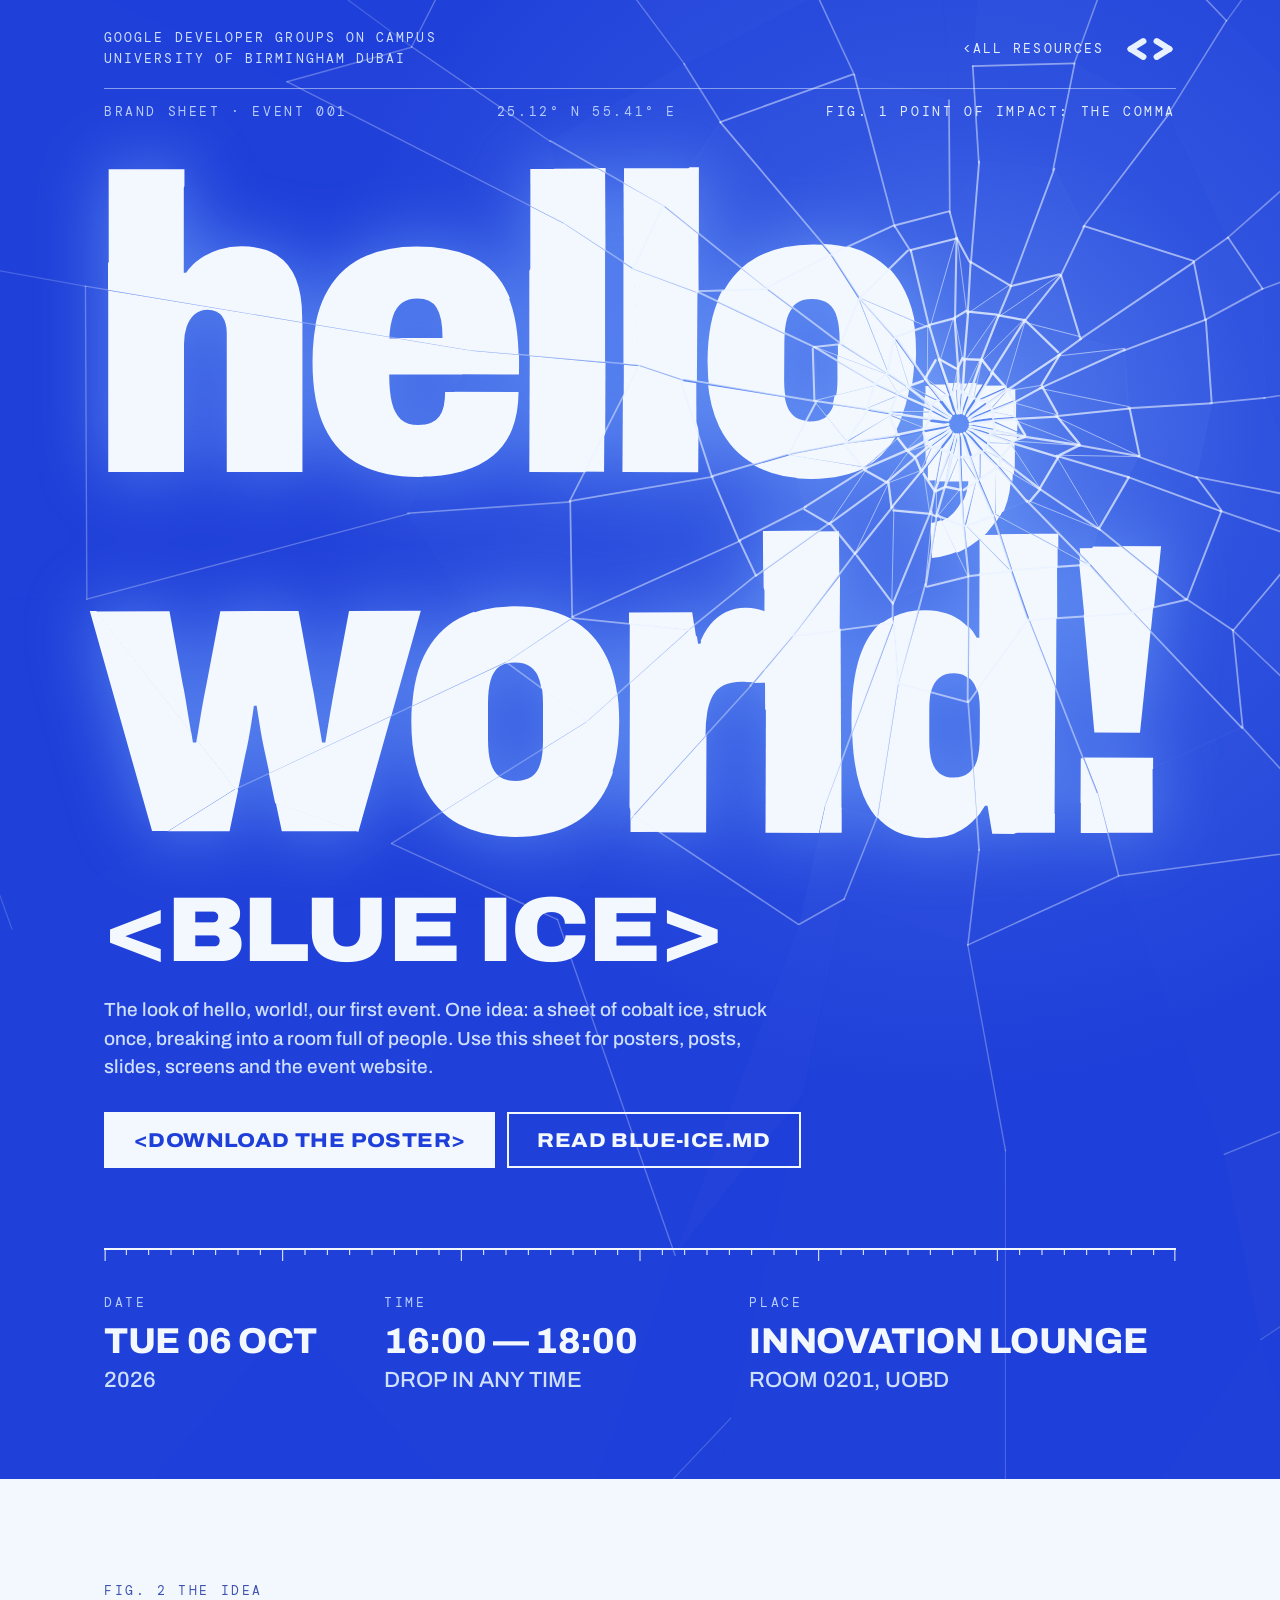
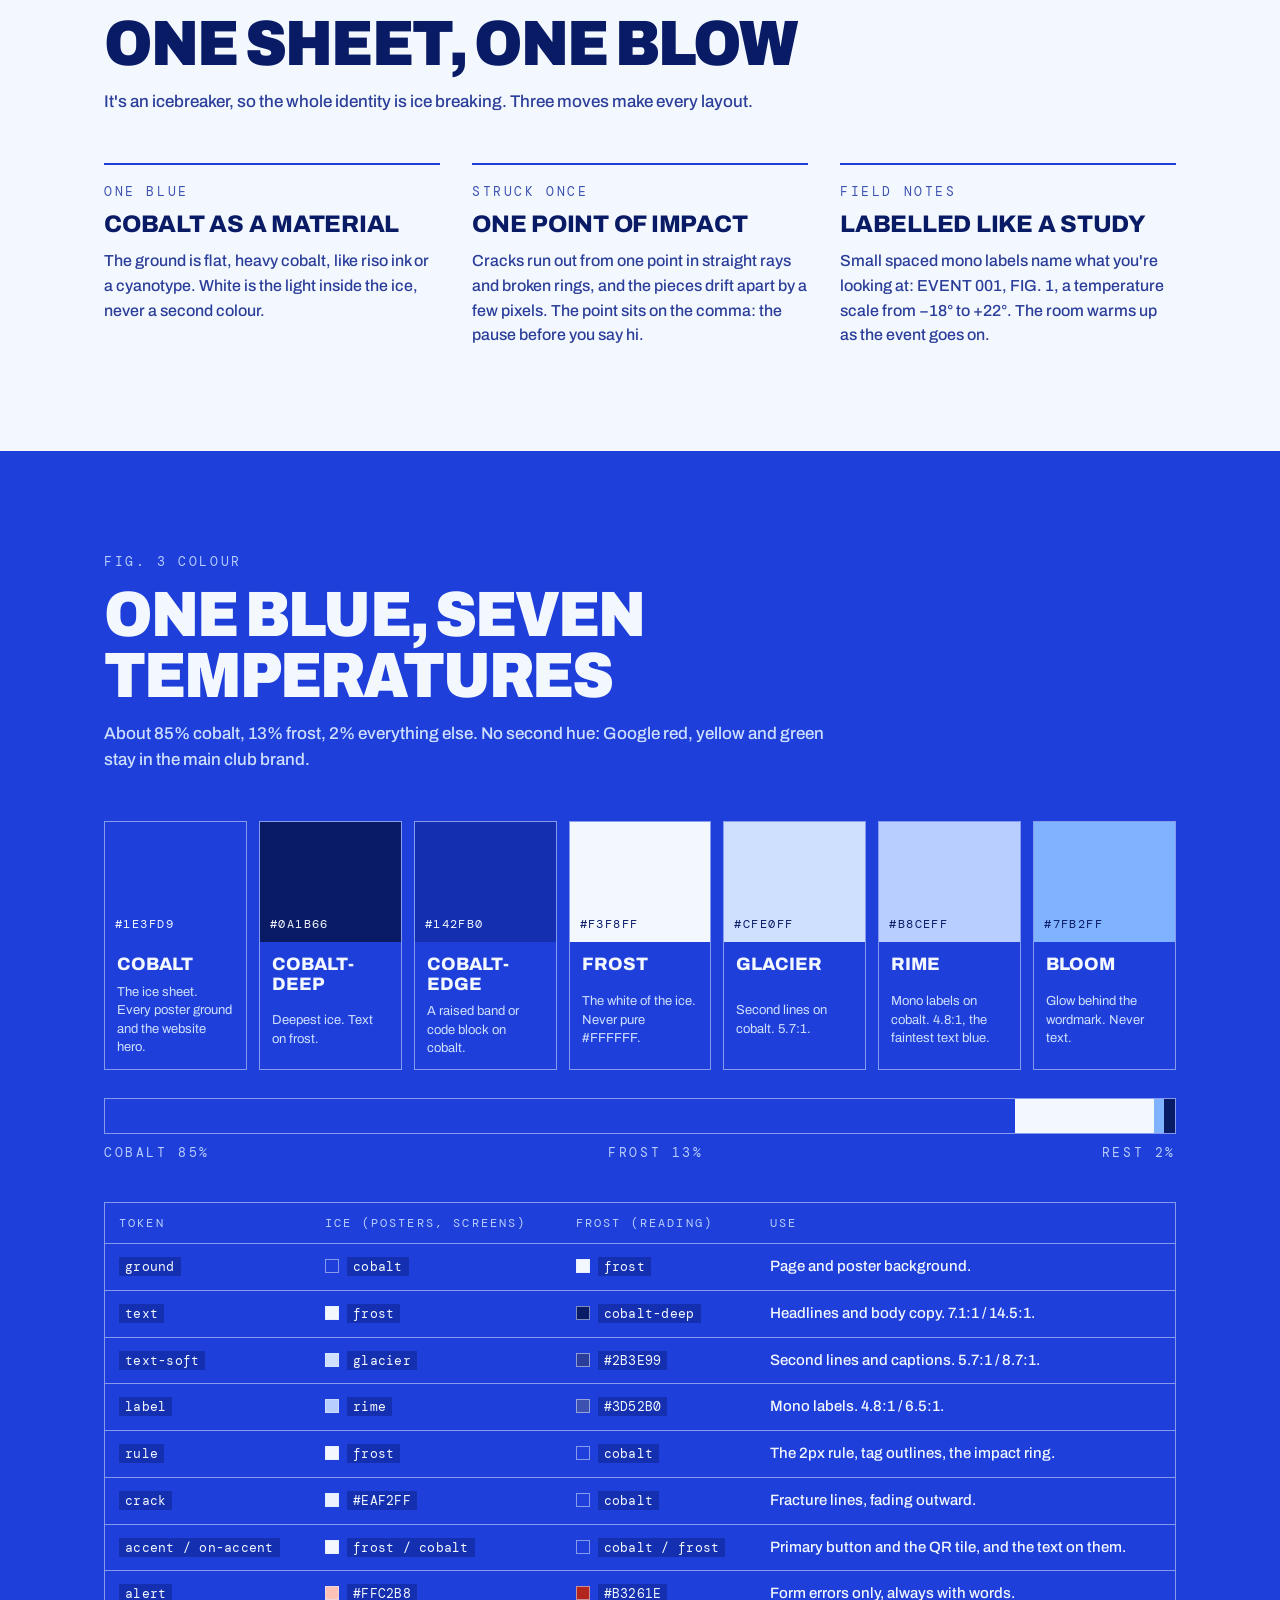
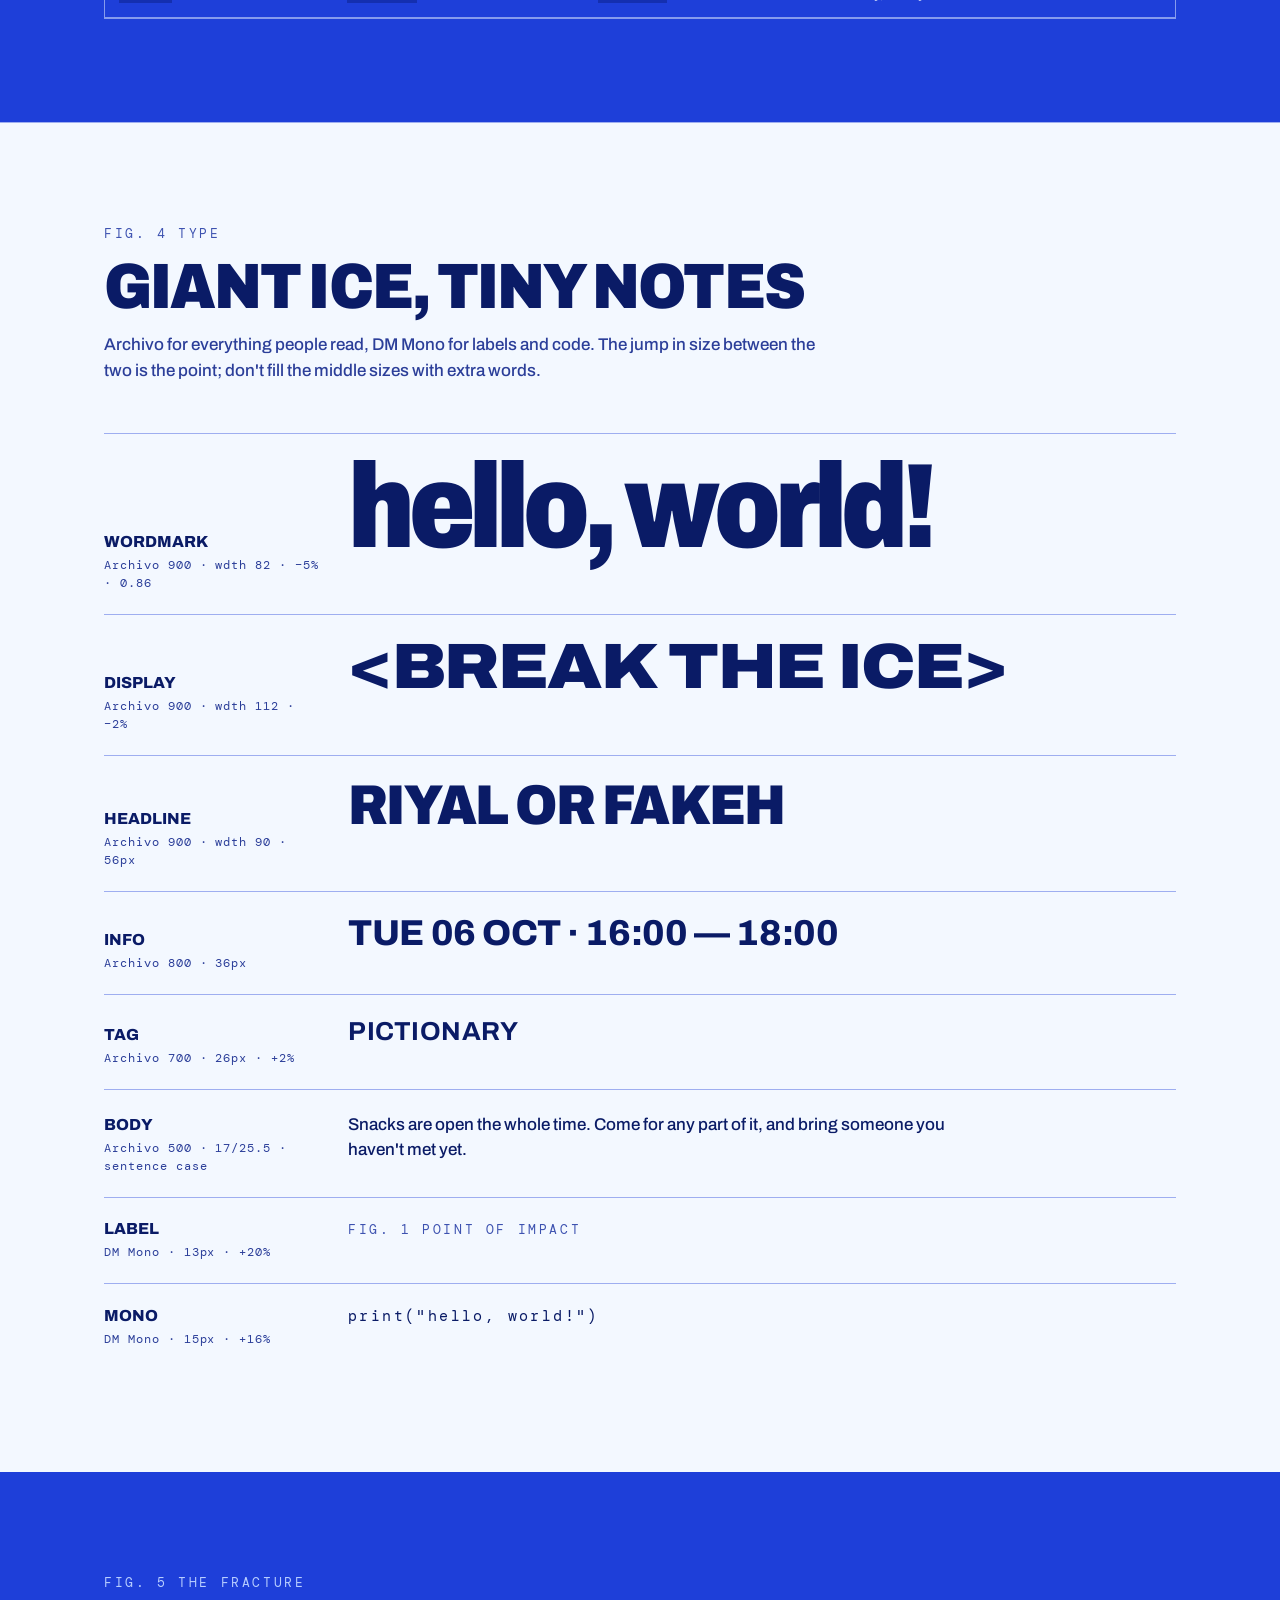
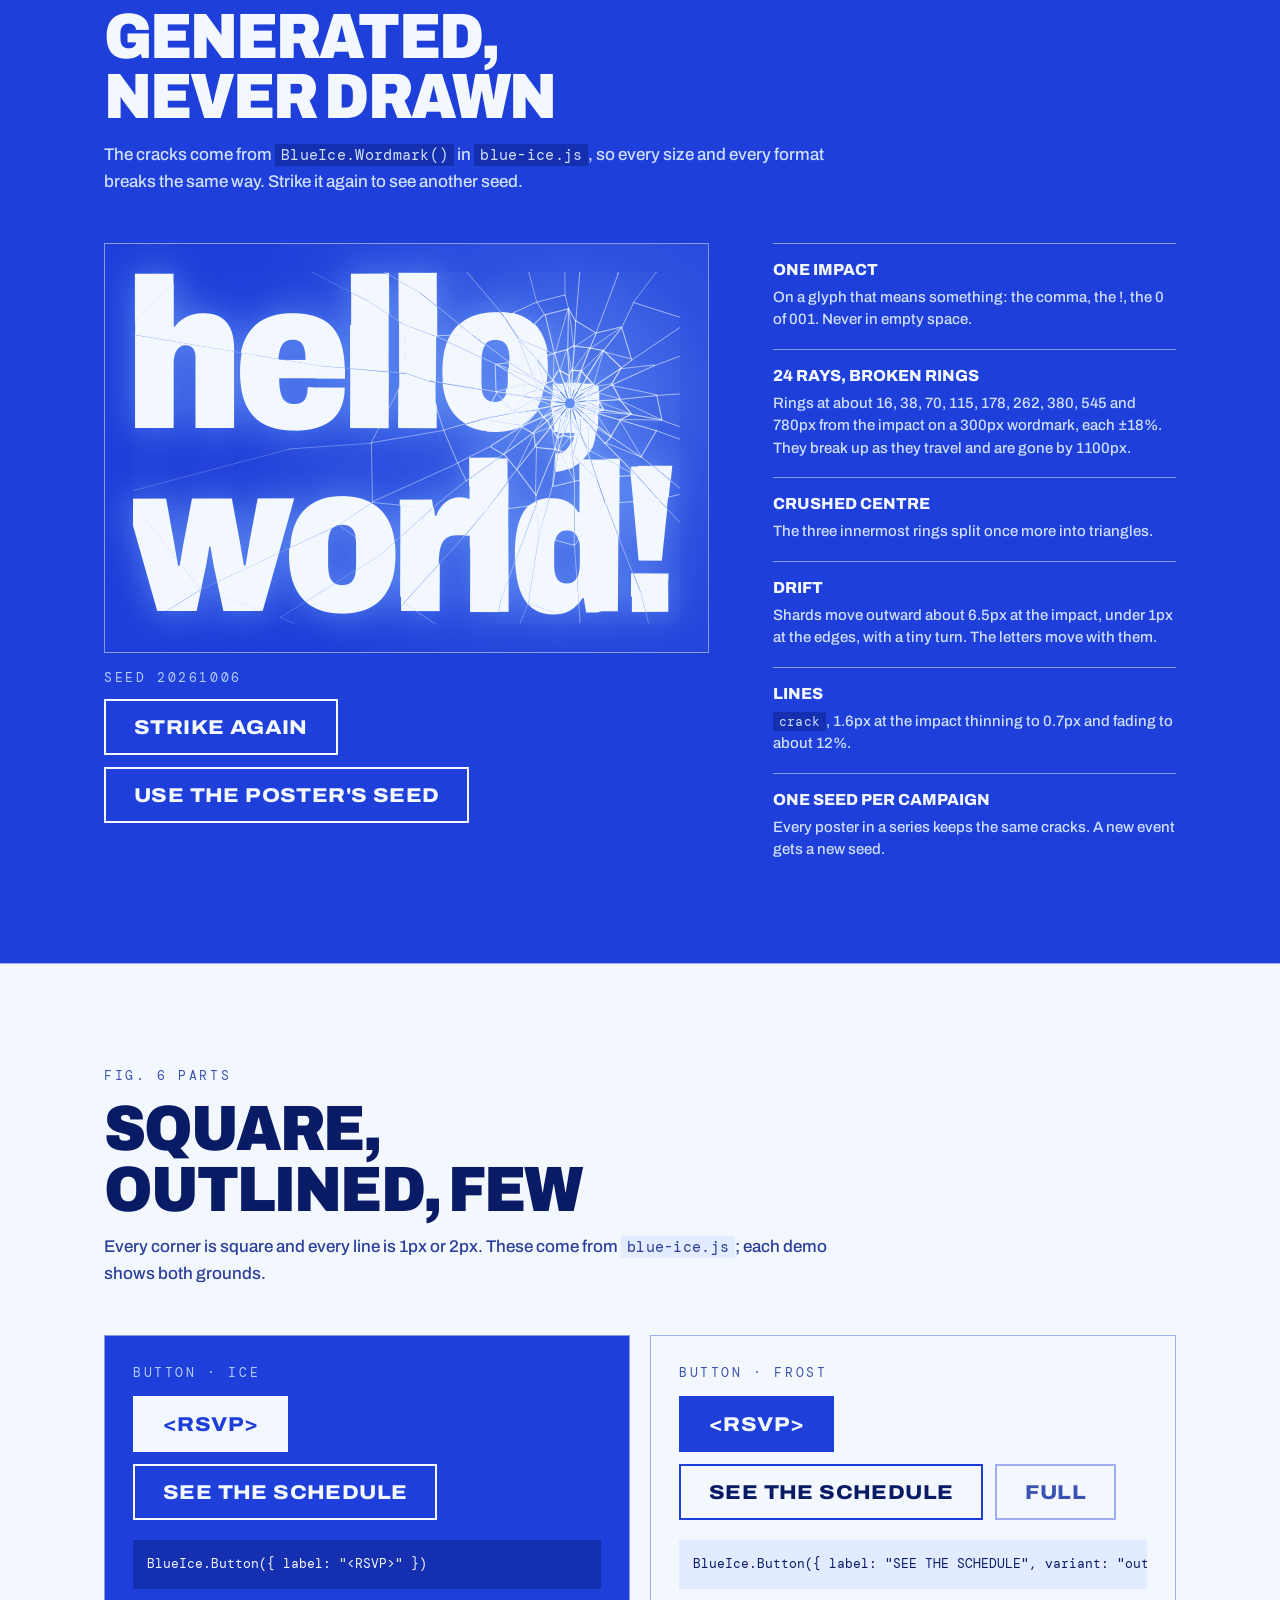
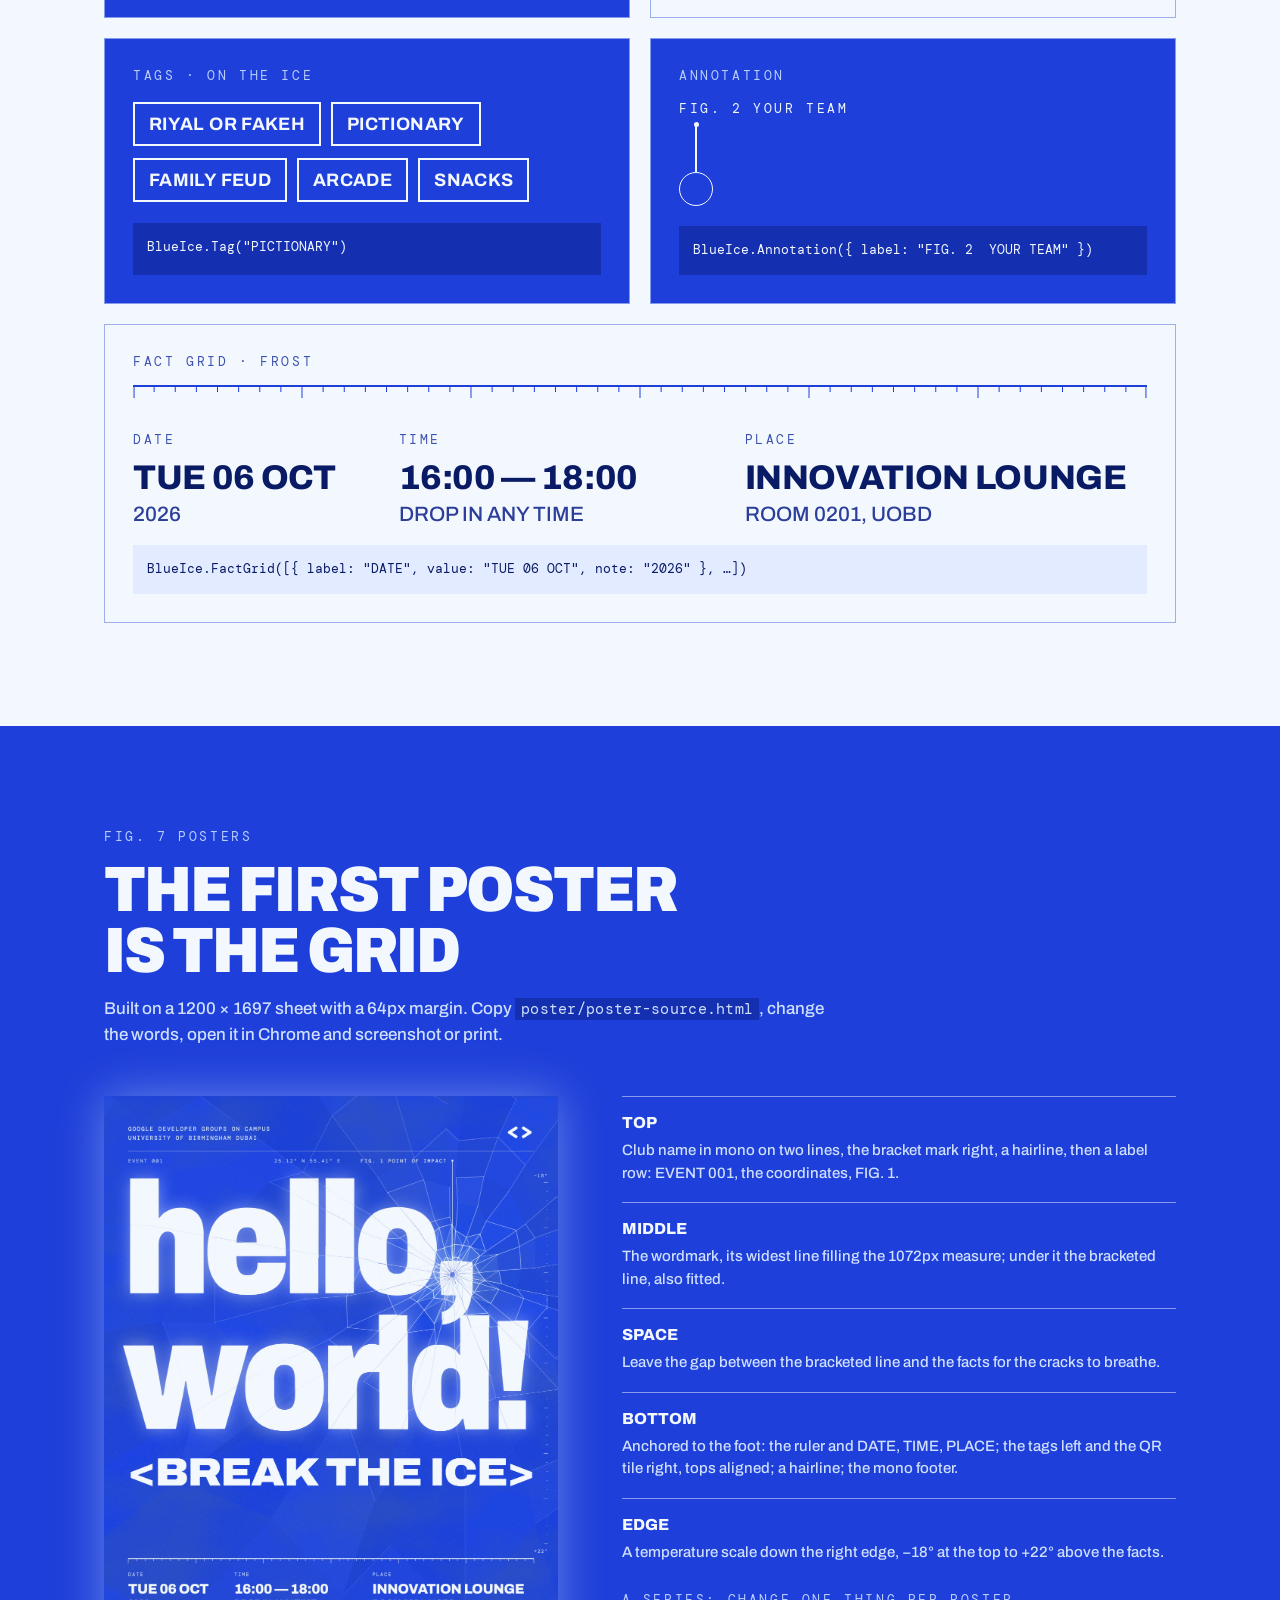
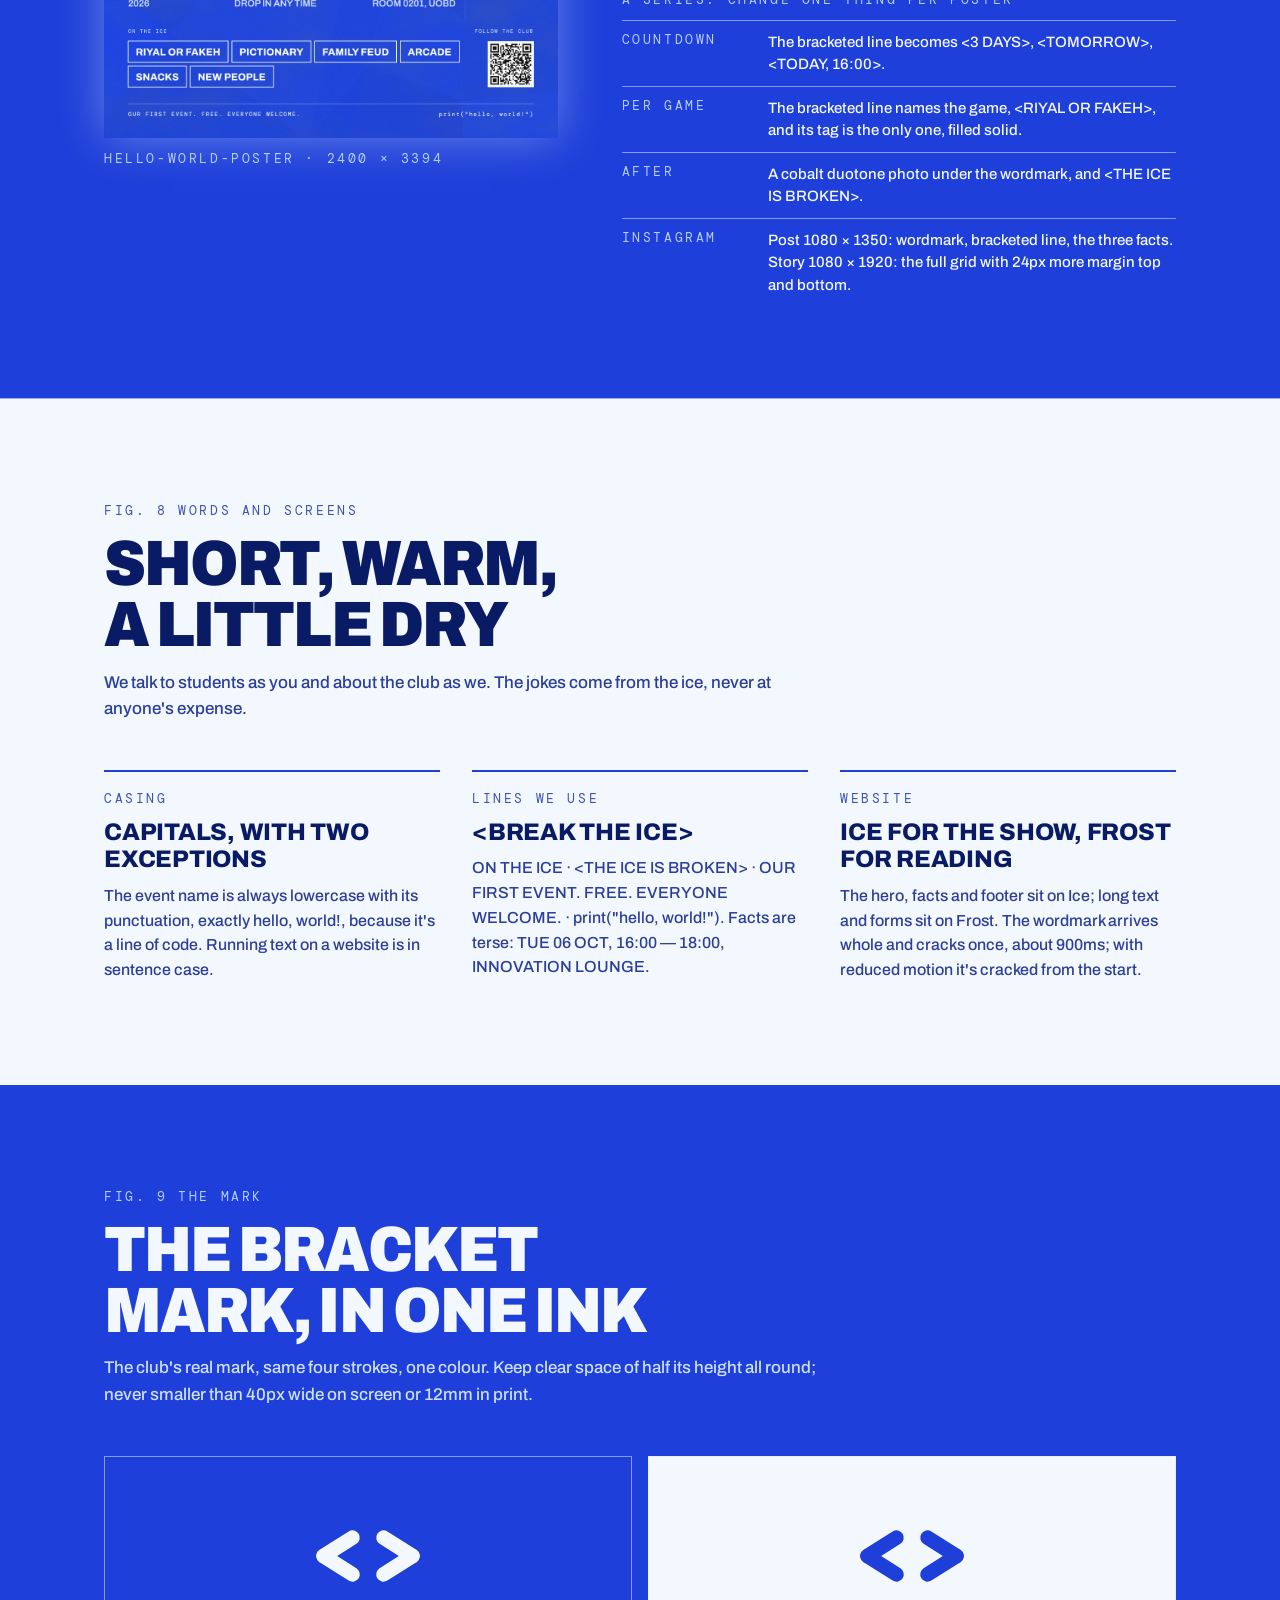
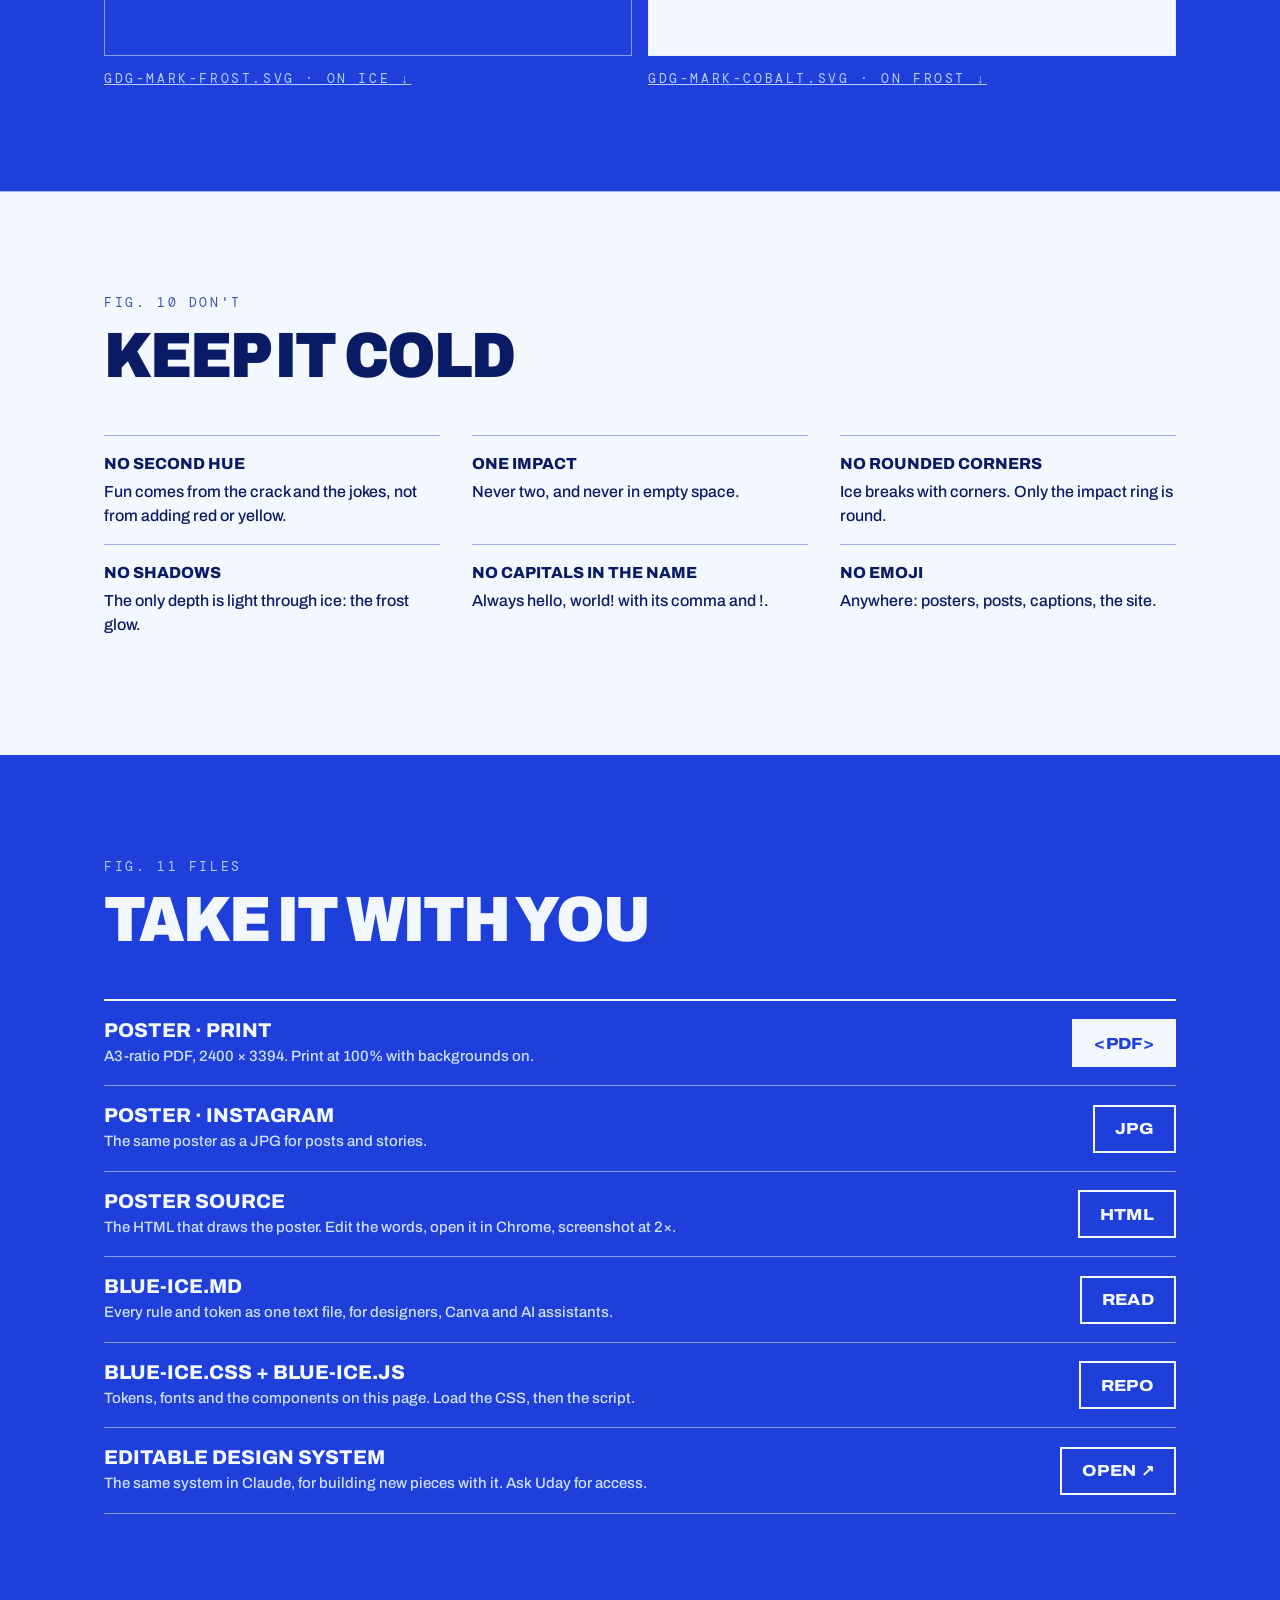
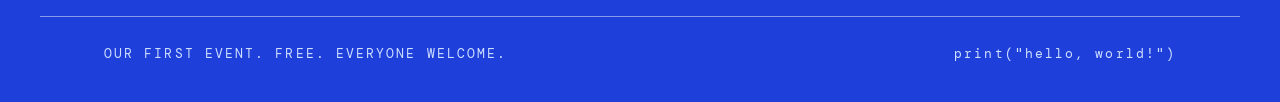
<file: hello-world/index.html>
<!doctype html>
<html lang="en">
<head>
  <meta charset="utf-8">
  <meta name="viewport" content="width=device-width, initial-scale=1">
  <title>Blue Ice · hello, world!</title>
  <meta name="description" content="The brand sheet for hello, world!, the first GDG on Campus UOBD event: a sheet of cobalt ice, struck once.">
  <link rel="icon" href="logos/gdg-mark-cobalt.svg">
  <link rel="stylesheet" href="blue-ice.css">
  <script src="blue-ice.js"></script>
  <style>
    * { box-sizing: border-box; }
    html { -webkit-text-size-adjust: 100%; }
    body { margin: 0; background: var(--cobalt); font-family: var(--font-display); }
    a { color: inherit; }
    :focus-visible { outline: 2px solid var(--focus); outline-offset: 3px; }

    .wrap { max-width: 1200px; margin: 0 auto; padding-inline: clamp(16px, 5.33vw, 64px); }
    .band { padding-block: clamp(56px, 8vw, 104px); position: relative; }
    .band + .band[data-theme="frost"], [data-theme="frost"] + [data-theme="frost"] { border-top: 1px solid var(--line); }

    /* header */
    .top { display: flex; align-items: center; justify-content: space-between; gap: 16px; padding-block: 28px 18px; border-bottom: 1px solid var(--line); }
    .top__club { font-family: var(--font-mono); font-size: 13px; letter-spacing: 0.16em; line-height: 1.6; color: var(--text-soft); margin: 0; }
    .top__right { display: flex; align-items: center; gap: 20px; }
    .top__back { font-family: var(--font-mono); font-size: 13px; letter-spacing: 0.16em; text-decoration: none; color: var(--text); white-space: nowrap; }
    .top__back:hover { text-decoration: underline; text-underline-offset: 4px; }
    .top img { width: 52px; height: auto; display: block; }
    .labels { display: flex; flex-wrap: wrap; justify-content: space-between; gap: 8px 24px; padding-top: 14px; }

    /* hero */
    .hero { overflow: hidden; position: relative; padding-bottom: clamp(48px, 7vw, 88px); }
    .hero__mark { margin-top: clamp(24px, 4vw, 44px); min-height: 200px; }
    .hero__display {
      margin: clamp(18px, 2.6vw, 30px) 0 0; font-weight: 900; font-size: clamp(30px, 7.4vw, 92px); line-height: 0.95;
      letter-spacing: -0.02em; font-variation-settings: "wdth" 112; text-transform: uppercase; white-space: nowrap;
    }
    .hero__lede { max-width: 36em; margin: 22px 0 0; font-size: 19px; line-height: 1.5; font-weight: 500; color: var(--text-soft); }
    .hero__actions { display: flex; flex-wrap: wrap; gap: 12px; margin-top: 30px; }
    .hero__facts { margin-top: clamp(48px, 7vw, 80px); }
    .hero__note { margin-top: 14px; font-family: var(--font-mono); font-size: 12px; letter-spacing: 0.14em; color: var(--label); }

    /* section heads */
    .head { display: grid; gap: 14px; margin-bottom: clamp(32px, 4vw, 48px); max-width: 46em; }
    .head h2 { margin: 0; font-weight: 900; font-size: clamp(36px, 6vw, 64px); line-height: 0.95; letter-spacing: -0.03em; font-variation-settings: "wdth" 90; text-transform: uppercase; text-wrap: balance; }
    .head p { margin: 0; font-size: 17px; line-height: 1.55; font-weight: 500; color: var(--text-soft); }

    .prose { max-width: 40em; font-size: 17px; line-height: 1.6; font-weight: 500; }
    .prose p { margin: 0 0 14px; }
    code { font-family: var(--font-mono); font-size: 0.86em; letter-spacing: 0.02em; background: var(--ground-raised); padding: 1px 6px; }

    .moves { display: grid; grid-template-columns: repeat(auto-fit, minmax(240px, 1fr)); gap: 32px; }
    .moves article { display: grid; gap: 10px; align-content: start; border-top: 2px solid var(--rule); padding-top: 18px; }
    .moves h3, .rules h3 { margin: 0; font-weight: 800; font-size: 24px; line-height: 1.15; text-transform: uppercase; letter-spacing: -0.01em; }
    .moves p { margin: 0; font-size: 16px; line-height: 1.55; font-weight: 500; color: var(--text-soft); }

    /* colour */
    .swatches { display: grid; grid-template-columns: repeat(auto-fill, minmax(136px, 1fr)); gap: 12px; }
    .swatch { display: grid; grid-template-rows: 120px auto; border: 1px solid var(--line); }
    .swatch__chip { display: flex; align-items: flex-end; padding: 10px; font-family: var(--font-mono); font-size: 12px; letter-spacing: 0.12em; }
    .swatch__meta { padding: 12px; display: grid; gap: 4px; }
    .swatch__name { font-weight: 800; font-size: 18px; text-transform: uppercase; }
    .swatch__hex { font-family: var(--font-mono); font-size: 13px; letter-spacing: 0.08em; color: var(--text-soft); }
    .swatch__use { font-size: 13px; line-height: 1.4; color: var(--text-soft); margin-top: 4px; }
    .ratio { display: flex; height: 36px; margin-top: 28px; border: 1px solid var(--line); }
    .ratio span { display: block; }
    .ratio-caption { display: flex; justify-content: space-between; gap: 12px; margin-top: 10px; }

    .table-wrap { overflow-x: auto; margin-top: 40px; border: 1px solid var(--line); }
    table { border-collapse: collapse; width: 100%; min-width: 640px; font-size: 15px; }
    th, td { text-align: left; padding: 12px 14px; border-bottom: 1px solid var(--line); vertical-align: top; }
    th { font-family: var(--font-mono); font-weight: 400; font-size: 12px; letter-spacing: 0.18em; color: var(--label); }
    td { line-height: 1.45; font-weight: 500; }
    td code { white-space: nowrap; }
    .dot { display: inline-block; width: 14px; height: 14px; vertical-align: -2px; margin-right: 8px; border: 1px solid var(--line); }

    /* type */
    .specimens { display: grid; gap: 0; }
    .spec { display: grid; grid-template-columns: 220px minmax(0, 1fr); gap: 24px; padding-block: 22px; border-top: 1px solid var(--line); align-items: baseline; }
    .spec__meta { display: grid; gap: 6px; }
    .spec__meta b { font-weight: 800; font-size: 16px; text-transform: uppercase; }
    .spec__meta span { font-family: var(--font-mono); font-size: 12px; letter-spacing: 0.08em; color: var(--text-soft); line-height: 1.5; }
    .spec__sample { min-width: 0; overflow-wrap: anywhere; }

    /* fracture */
    .lab { display: grid; grid-template-columns: minmax(0, 1.5fr) minmax(0, 1fr); gap: clamp(32px, 5vw, 64px); align-items: start; }
    .lab__stage { background: var(--ground); border: 1px solid var(--line); padding: 28px; overflow: hidden; position: relative; }
    .lab__stage .bi-wordmark { width: 100%; }
    .lab__bar { display: flex; flex-wrap: wrap; justify-content: space-between; align-items: center; gap: 12px; margin-top: 16px; }
    .rules { display: grid; gap: 18px; margin: 0; padding: 0; list-style: none; }
    .rules li { display: block; padding-top: 14px; border-top: 1px solid var(--line); font-size: 15px; line-height: 1.5; font-weight: 500; color: var(--text-soft); }
    .rules li b { display: block; margin-bottom: 4px; color: var(--text); font-weight: 800; text-transform: uppercase; font-size: 16px; }

    /* components */
    .demo { display: grid; gap: 14px; padding: 28px; border: 1px solid var(--line); background: var(--ground); }
    .demos { display: grid; grid-template-columns: repeat(auto-fit, minmax(min(100%, 420px), 1fr)); gap: 20px; }
    .demo--wide { grid-column: 1 / -1; }
    .demo__row { display: flex; flex-wrap: wrap; gap: 12px; align-items: center; }
    .demo .bi-tag { height: 44px; font-size: 18px; padding: 0 14px; }
    .demo pre { margin: 6px 0 0; padding: 14px; background: var(--ground-raised); font-family: var(--font-mono); font-size: 13px; line-height: 1.6; overflow-x: auto; color: var(--text); }

    /* posters */
    .posters { display: grid; grid-template-columns: minmax(0, 0.9fr) minmax(0, 1.1fr); gap: clamp(32px, 5vw, 64px); align-items: start; }
    .posters figure { margin: 0; }
    .posters img { display: block; width: 100%; height: auto; box-shadow: var(--frost-glow); }
    .posters figcaption { margin-top: 12px; }
    .series { display: grid; gap: 10px; margin-top: 28px; }
    .series div { display: grid; grid-template-columns: 130px minmax(0, 1fr); gap: 16px; padding-top: 10px; border-top: 1px solid var(--line); font-size: 15px; line-height: 1.5; font-weight: 500; }

    /* logos */
    .logos { display: grid; grid-template-columns: repeat(auto-fit, minmax(min(100%, 260px), 1fr)); gap: 16px; }
    .logo { display: grid; gap: 14px; }
    .logo__tile { display: grid; place-items: center; height: 200px; border: 1px solid var(--line); }
    .logo__tile img { width: 120px; height: auto; }

    /* don't + downloads */
    .donts { display: grid; grid-template-columns: repeat(auto-fit, minmax(min(100%, 260px), 1fr)); gap: 0 32px; margin: 0; padding: 0; list-style: none; }
    .donts li { padding-block: 16px; border-top: 1px solid var(--line); font-size: 16px; line-height: 1.5; font-weight: 500; }
    .donts li b { display: block; font-weight: 800; text-transform: uppercase; margin-bottom: 4px; }
    .files { display: grid; margin: 0; padding: 0; list-style: none; border-top: 2px solid var(--rule); }
    .files li { display: grid; grid-template-columns: minmax(0, 1fr) auto; gap: 8px 24px; align-items: center; padding-block: 18px; border-bottom: 1px solid var(--line); }
    .files b { font-weight: 800; font-size: 20px; text-transform: uppercase; }
    .files p { margin: 4px 0 0; font-size: 15px; line-height: 1.5; color: var(--text-soft); font-weight: 500; }
    .files .bi-button { min-height: 48px; font-size: 16px; padding: 0 20px; }

    .foot { display: flex; flex-wrap: wrap; justify-content: space-between; gap: 12px; padding-block: 28px 40px; border-top: 1px solid var(--line); font-family: var(--font-mono); font-size: 13px; letter-spacing: 0.16em; color: var(--text-soft); }

    @media (max-width: 860px) {
      .lab, .posters { grid-template-columns: 1fr; }
      .spec { grid-template-columns: 1fr; gap: 10px; }
      .series div { grid-template-columns: 1fr; gap: 2px; }
      .files li { grid-template-columns: 1fr; }
      .files .bi-button { justify-self: start; }
    }
    @media (max-width: 520px) {
      .top__club { font-size: 11px; }
      .top__back { font-size: 11px; }
      .top img { width: 40px; }
      .hero__display { white-space: normal; }
    }
  </style>
</head>
<body>

<!-- HERO ------------------------------------------------------------- -->
<header class="hero" data-theme="ice">
  <div class="wrap">
    <div class="top">
      <p class="top__club">GOOGLE DEVELOPER GROUPS ON CAMPUS<br>UNIVERSITY OF BIRMINGHAM DUBAI</p>
      <div class="top__right">
        <a class="top__back" href="../">&lt;ALL RESOURCES</a>
        <img src="logos/gdg-mark-frost.svg" alt="GDG bracket mark">
      </div>
    </div>
    <div class="labels">
      <span class="bi-label">BRAND SHEET · EVENT 001</span>
      <span class="bi-label">25.12° N  55.41° E</span>
      <span class="bi-label" style="color:var(--text)">FIG. 1  POINT OF IMPACT: THE COMMA</span>
    </div>
    <div class="hero__mark" id="heroMark" role="img" aria-label="hello, world!"></div>
    <h1 class="hero__display">&lt;BLUE ICE&gt;</h1>
    <p class="hero__lede">The look of hello, world!, our first event. One idea: a sheet of cobalt ice, struck once, breaking into a room full of people. Use this sheet for posters, posts, slides, screens and the event website.</p>
    <div class="hero__actions">
      <a class="bi-button" href="poster/hello-world-poster.pdf" download>&lt;DOWNLOAD THE POSTER&gt;</a>
      <a class="bi-button bi-button--outline" href="https://github.com/UdayAhuja19/gdg-resources/blob/main/hello-world/BLUE-ICE.md">READ BLUE-ICE.MD</a>
    </div>
    <div class="hero__facts" id="facts"></div>
  </div>
</header>

<!-- IDEA ------------------------------------------------------------- -->
<section class="band" data-theme="frost" aria-labelledby="idea">
  <div class="wrap">
    <div class="head">
      <span class="bi-label">FIG. 2  THE IDEA</span>
      <h2 id="idea">One sheet, one blow</h2>
      <p>It's an icebreaker, so the whole identity is ice breaking. Three moves make every layout.</p>
    </div>
    <div class="moves">
      <article>
        <span class="bi-label">ONE BLUE</span>
        <h3>Cobalt as a material</h3>
        <p>The ground is flat, heavy cobalt, like riso ink or a cyanotype. White is the light inside the ice, never a second colour.</p>
      </article>
      <article>
        <span class="bi-label">STRUCK ONCE</span>
        <h3>One point of impact</h3>
        <p>Cracks run out from one point in straight rays and broken rings, and the pieces drift apart by a few pixels. The point sits on the comma: the pause before you say hi.</p>
      </article>
      <article>
        <span class="bi-label">FIELD NOTES</span>
        <h3>Labelled like a study</h3>
        <p>Small spaced mono labels name what you're looking at: EVENT 001, FIG. 1, a temperature scale from −18° to +22°. The room warms up as the event goes on.</p>
      </article>
    </div>
  </div>
</section>

<!-- COLOUR ----------------------------------------------------------- -->
<section class="band" data-theme="ice" aria-labelledby="colour">
  <div class="wrap">
    <div class="head">
      <span class="bi-label">FIG. 3  COLOUR</span>
      <h2 id="colour">One blue, seven temperatures</h2>
      <p>About 85% cobalt, 13% frost, 2% everything else. No second hue: Google red, yellow and green stay in the main club brand.</p>
    </div>
    <div class="swatches" id="swatches"></div>
    <div class="ratio" aria-hidden="true">
      <span style="flex:85;background:var(--cobalt)"></span>
      <span style="flex:13;background:var(--frost)"></span>
      <span style="flex:1;background:var(--bloom)"></span>
      <span style="flex:1;background:var(--cobalt-deep)"></span>
    </div>
    <div class="ratio-caption"><span class="bi-label">COBALT 85%</span><span class="bi-label">FROST 13%</span><span class="bi-label">REST 2%</span></div>
    <div class="table-wrap">
      <table>
        <thead><tr><th>TOKEN</th><th>ICE (POSTERS, SCREENS)</th><th>FROST (READING)</th><th>USE</th></tr></thead>
        <tbody id="themeRows"></tbody>
      </table>
    </div>
  </div>
</section>

<!-- TYPE ------------------------------------------------------------- -->
<section class="band" data-theme="frost" aria-labelledby="type">
  <div class="wrap">
    <div class="head">
      <span class="bi-label">FIG. 4  TYPE</span>
      <h2 id="type">Giant ice, tiny notes</h2>
      <p>Archivo for everything people read, DM Mono for labels and code. The jump in size between the two is the point; don't fill the middle sizes with extra words.</p>
    </div>
    <div class="specimens" id="specimens"></div>
  </div>
</section>

<!-- FRACTURE --------------------------------------------------------- -->
<section class="band" data-theme="ice" aria-labelledby="fracture">
  <div class="wrap">
    <div class="head">
      <span class="bi-label">FIG. 5  THE FRACTURE</span>
      <h2 id="fracture">Generated, never drawn</h2>
      <p>The cracks come from <code>BlueIce.Wordmark()</code> in <code>blue-ice.js</code>, so every size and every format breaks the same way. Strike it again to see another seed.</p>
    </div>
    <div class="lab">
      <div>
        <div class="lab__stage" id="lab"></div>
        <div class="lab__bar">
          <span class="bi-label" id="seedLabel">SEED 20261006</span>
          <div class="demo__row">
            <button class="bi-button bi-button--outline" type="button" id="strike">STRIKE AGAIN</button>
            <button class="bi-button bi-button--outline" type="button" id="reset">USE THE POSTER'S SEED</button>
          </div>
        </div>
      </div>
      <ul class="rules">
        <li><b>One impact</b>On a glyph that means something: the comma, the !, the 0 of 001. Never in empty space.</li>
        <li><b>24 rays, broken rings</b>Rings at about 16, 38, 70, 115, 178, 262, 380, 545 and 780px from the impact on a 300px wordmark, each ±18%. They break up as they travel and are gone by 1100px.</li>
        <li><b>Crushed centre</b>The three innermost rings split once more into triangles.</li>
        <li><b>Drift</b>Shards move outward about 6.5px at the impact, under 1px at the edges, with a tiny turn. The letters move with them.</li>
        <li><b>Lines</b><code>crack</code>, 1.6px at the impact thinning to 0.7px and fading to about 12%.</li>
        <li><b>One seed per campaign</b>Every poster in a series keeps the same cracks. A new event gets a new seed.</li>
      </ul>
    </div>
  </div>
</section>

<!-- COMPONENTS ------------------------------------------------------- -->
<section class="band" data-theme="frost" aria-labelledby="parts">
  <div class="wrap">
    <div class="head">
      <span class="bi-label">FIG. 6  PARTS</span>
      <h2 id="parts">Square, outlined, few</h2>
      <p>Every corner is square and every line is 1px or 2px. These come from <code>blue-ice.js</code>; each demo shows both grounds.</p>
    </div>
    <div class="demos">
      <div class="demo" data-theme="ice">
        <span class="bi-label">BUTTON · ICE</span>
        <div class="demo__row" id="btnIce"></div>
        <pre>BlueIce.Button({ label: "&lt;RSVP&gt;" })</pre>
      </div>
      <div class="demo" data-theme="frost">
        <span class="bi-label">BUTTON · FROST</span>
        <div class="demo__row" id="btnFrost"></div>
        <pre>BlueIce.Button({ label: "SEE THE SCHEDULE", variant: "outline" })</pre>
      </div>
      <div class="demo" data-theme="ice">
        <span class="bi-label">TAGS · ON THE ICE</span>
        <div class="bi-tags" id="tags"></div>
        <pre>BlueIce.Tag("PICTIONARY")</pre>
      </div>
      <div class="demo" data-theme="ice">
        <span class="bi-label">ANNOTATION</span>
        <div id="annot"></div>
        <pre>BlueIce.Annotation({ label: "FIG. 2  YOUR TEAM" })</pre>
      </div>
      <div class="demo demo--wide" data-theme="frost">
        <span class="bi-label">FACT GRID · FROST</span>
        <div id="factsFrost"></div>
        <pre>BlueIce.FactGrid([{ label: "DATE", value: "TUE 06 OCT", note: "2026" }, …])</pre>
      </div>
    </div>
  </div>
</section>

<!-- POSTERS ---------------------------------------------------------- -->
<section class="band" data-theme="ice" aria-labelledby="posters">
  <div class="wrap">
    <div class="head">
      <span class="bi-label">FIG. 7  POSTERS</span>
      <h2 id="posters">The first poster is the grid</h2>
      <p>Built on a 1200 × 1697 sheet with a 64px margin. Copy <code>poster/poster-source.html</code>, change the words, open it in Chrome and screenshot or print.</p>
    </div>
    <div class="posters">
      <figure>
        <img src="poster/hello-world-poster-ig.jpg" alt="The hello, world! poster: the cobalt sheet with the cracked wordmark, the BREAK THE ICE line, the date, time and room, the activities and the socials QR code." width="2400" height="3394" loading="lazy">
        <figcaption class="bi-label">HELLO-WORLD-POSTER · 2400 × 3394</figcaption>
      </figure>
      <div>
        <ul class="rules">
          <li><b>Top</b>Club name in mono on two lines, the bracket mark right, a hairline, then a label row: EVENT 001, the coordinates, FIG. 1.</li>
          <li><b>Middle</b>The wordmark, its widest line filling the 1072px measure; under it the bracketed line, also fitted.</li>
          <li><b>Space</b>Leave the gap between the bracketed line and the facts for the cracks to breathe.</li>
          <li><b>Bottom</b>Anchored to the foot: the ruler and DATE, TIME, PLACE; the tags left and the QR tile right, tops aligned; a hairline; the mono footer.</li>
          <li><b>Edge</b>A temperature scale down the right edge, −18° at the top to +22° above the facts.</li>
        </ul>
        <div class="series">
          <span class="bi-label">A SERIES: CHANGE ONE THING PER POSTER</span>
          <div><span class="bi-label">COUNTDOWN</span><span>The bracketed line becomes &lt;3 DAYS&gt;, &lt;TOMORROW&gt;, &lt;TODAY, 16:00&gt;.</span></div>
          <div><span class="bi-label">PER GAME</span><span>The bracketed line names the game, &lt;RIYAL OR FAKEH&gt;, and its tag is the only one, filled solid.</span></div>
          <div><span class="bi-label">AFTER</span><span>A cobalt duotone photo under the wordmark, and &lt;THE ICE IS BROKEN&gt;.</span></div>
          <div><span class="bi-label">INSTAGRAM</span><span>Post 1080 × 1350: wordmark, bracketed line, the three facts. Story 1080 × 1920: the full grid with 24px more margin top and bottom.</span></div>
        </div>
      </div>
    </div>
  </div>
</section>

<!-- VOICE + WEB ------------------------------------------------------ -->
<section class="band" data-theme="frost" aria-labelledby="voice">
  <div class="wrap">
    <div class="head">
      <span class="bi-label">FIG. 8  WORDS AND SCREENS</span>
      <h2 id="voice">Short, warm, a little dry</h2>
      <p>We talk to students as you and about the club as we. The jokes come from the ice, never at anyone's expense.</p>
    </div>
    <div class="moves">
      <article>
        <span class="bi-label">CASING</span>
        <h3>Capitals, with two exceptions</h3>
        <p>The event name is always lowercase with its punctuation, exactly hello, world!, because it's a line of code. Running text on a website is in sentence case.</p>
      </article>
      <article>
        <span class="bi-label">LINES WE USE</span>
        <h3>&lt;BREAK THE ICE&gt;</h3>
        <p>ON THE ICE · &lt;THE ICE IS BROKEN&gt; · OUR FIRST EVENT. FREE. EVERYONE WELCOME. · print("hello, world!"). Facts are terse: TUE 06 OCT, 16:00 — 18:00, INNOVATION LOUNGE.</p>
      </article>
      <article>
        <span class="bi-label">WEBSITE</span>
        <h3>Ice for the show, frost for reading</h3>
        <p>The hero, facts and footer sit on Ice; long text and forms sit on Frost. The wordmark arrives whole and cracks once, about 900ms; with reduced motion it's cracked from the start.</p>
      </article>
    </div>
  </div>
</section>

<!-- LOGOS ------------------------------------------------------------ -->
<section class="band" data-theme="ice" aria-labelledby="logos">
  <div class="wrap">
    <div class="head">
      <span class="bi-label">FIG. 9  THE MARK</span>
      <h2 id="logos">The bracket mark, in one ink</h2>
      <p>The club's real mark, same four strokes, one colour. Keep clear space of half its height all round; never smaller than 40px wide on screen or 12mm in print.</p>
    </div>
    <div class="logos">
      <div class="logo">
        <div class="logo__tile" style="background:var(--cobalt)"><img src="logos/gdg-mark-frost.svg" alt="Bracket mark in frost"></div>
        <a class="bi-label" href="logos/gdg-mark-frost.svg" download>GDG-MARK-FROST.SVG · ON ICE ↓</a>
      </div>
      <div class="logo">
        <div class="logo__tile" style="background:var(--frost)"><img src="logos/gdg-mark-cobalt.svg" alt="Bracket mark in cobalt"></div>
        <a class="bi-label" href="logos/gdg-mark-cobalt.svg" download>GDG-MARK-COBALT.SVG · ON FROST ↓</a>
      </div>
    </div>
  </div>
</section>

<!-- DON'T ------------------------------------------------------------ -->
<section class="band" data-theme="frost" aria-labelledby="dont">
  <div class="wrap">
    <div class="head">
      <span class="bi-label">FIG. 10  DON'T</span>
      <h2 id="dont">Keep it cold</h2>
    </div>
    <ul class="donts">
      <li><b>No second hue</b>Fun comes from the crack and the jokes, not from adding red or yellow.</li>
      <li><b>One impact</b>Never two, and never in empty space.</li>
      <li><b>No rounded corners</b>Ice breaks with corners. Only the impact ring is round.</li>
      <li><b>No shadows</b>The only depth is light through ice: the frost glow.</li>
      <li><b>No capitals in the name</b>Always hello, world! with its comma and !.</li>
      <li><b>No emoji</b>Anywhere: posters, posts, captions, the site.</li>
    </ul>
  </div>
</section>

<!-- FILES ------------------------------------------------------------ -->
<section class="band" data-theme="ice" aria-labelledby="files">
  <div class="wrap">
    <div class="head">
      <span class="bi-label">FIG. 11  FILES</span>
      <h2 id="files">Take it with you</h2>
    </div>
    <ul class="files">
      <li><div><b>Poster · print</b><p>A3-ratio PDF, 2400 × 3394. Print at 100% with backgrounds on.</p></div><a class="bi-button" href="poster/hello-world-poster.pdf" download>&lt;PDF&gt;</a></li>
      <li><div><b>Poster · Instagram</b><p>The same poster as a JPG for posts and stories.</p></div><a class="bi-button bi-button--outline" href="poster/hello-world-poster-ig.jpg" download>JPG</a></li>
      <li><div><b>Poster source</b><p>The HTML that draws the poster. Edit the words, open it in Chrome, screenshot at 2×.</p></div><a class="bi-button bi-button--outline" href="https://github.com/UdayAhuja19/gdg-resources/blob/main/hello-world/poster/poster-source.html">HTML</a></li>
      <li><div><b>BLUE-ICE.MD</b><p>Every rule and token as one text file, for designers, Canva and AI assistants.</p></div><a class="bi-button bi-button--outline" href="https://github.com/UdayAhuja19/gdg-resources/blob/main/hello-world/BLUE-ICE.md">READ</a></li>
      <li><div><b>blue-ice.css + blue-ice.js</b><p>Tokens, fonts and the components on this page. Load the CSS, then the script.</p></div><a class="bi-button bi-button--outline" href="https://github.com/UdayAhuja19/gdg-resources/tree/main/hello-world">REPO</a></li>
      <li><div><b>Editable design system</b><p>The same system in Claude, for building new pieces with it. Ask Uday for access.</p></div><a class="bi-button bi-button--outline" href="https://claude.ai/artifact/2oeB4uocqaDMamzio7DwzZ">OPEN ↗</a></li>
    </ul>
  </div>
</section>

<footer data-theme="ice">
  <div class="wrap foot">
    <span>OUR FIRST EVENT.  FREE.  EVERYONE WELCOME.</span>
    <span>print("hello, world!")</span>
  </div>
</footer>

<script>
(function () {
  var SEED = 20261006;
  var COLORS = [
    ["cobalt", "#1E3FD9", "The ice sheet. Every poster ground and the website hero."],
    ["cobalt-deep", "#0A1B66", "Deepest ice. Text on frost."],
    ["cobalt-edge", "#142FB0", "A raised band or code block on cobalt."],
    ["frost", "#F3F8FF", "The white of the ice. Never pure #FFFFFF."],
    ["glacier", "#CFE0FF", "Second lines on cobalt. 5.7:1."],
    ["rime", "#B8CEFF", "Mono labels on cobalt. 4.8:1, the faintest text blue."],
    ["bloom", "#7FB2FF", "Glow behind the wordmark. Never text."]
  ];
  var THEME = [
    ["ground", "cobalt", "frost", "Page and poster background."],
    ["text", "frost", "cobalt-deep", "Headlines and body copy. 7.1:1 / 14.5:1."],
    ["text-soft", "glacier", "#2B3E99", "Second lines and captions. 5.7:1 / 8.7:1."],
    ["label", "rime", "#3D52B0", "Mono labels. 4.8:1 / 6.5:1."],
    ["rule", "frost", "cobalt", "The 2px rule, tag outlines, the impact ring."],
    ["crack", "#EAF2FF", "cobalt", "Fracture lines, fading outward."],
    ["accent / on-accent", "frost / cobalt", "cobalt / frost", "Primary button and the QR tile, and the text on them."],
    ["alert", "#FFC2B8", "#B3261E", "Form errors only, always with words."]
  ];
  var SPECS = [
    ["wordmark", "Archivo 900 · wdth 82 · −5% · 0.86", "hello, world!", "font-weight:900;font-size:clamp(56px,10vw,120px);line-height:.86;letter-spacing:-0.05em;font-variation-settings:'wdth' 82;text-transform:none"],
    ["display", "Archivo 900 · wdth 112 · −2%", "<BREAK THE ICE>", "font-weight:900;font-size:clamp(32px,5.4vw,64px);line-height:.95;letter-spacing:-0.02em;font-variation-settings:'wdth' 112"],
    ["headline", "Archivo 900 · wdth 90 · 56px", "RIYAL OR FAKEH", "font-weight:900;font-size:clamp(32px,4.6vw,56px);line-height:1;letter-spacing:-0.03em;font-variation-settings:'wdth' 90"],
    ["info", "Archivo 800 · 36px", "TUE 06 OCT · 16:00 — 18:00", "font-weight:800;font-size:clamp(24px,3vw,36px);line-height:1.1;letter-spacing:-0.01em;font-variant-numeric:tabular-nums"],
    ["tag", "Archivo 700 · 26px · +2%", "PICTIONARY", "font-weight:700;font-size:26px;letter-spacing:0.02em"],
    ["body", "Archivo 500 · 17/25.5 · sentence case", "Snacks are open the whole time. Come for any part of it, and bring someone you haven't met yet.", "font-weight:500;font-size:17px;line-height:1.5;text-transform:none;max-width:36em"],
    ["label", "DM Mono · 13px · +20%", "FIG. 1  POINT OF IMPACT", "font-family:var(--font-mono);font-size:13px;letter-spacing:0.2em;color:var(--label)"],
    ["mono", "DM Mono · 15px · +16%", "print(\"hello, world!\")", "font-family:var(--font-mono);font-size:15px;letter-spacing:0.16em;text-transform:none"]
  ];
  var FACTS = [
    { label: "DATE", value: "TUE 06 OCT", note: "2026" },
    { label: "TIME", value: "16:00 — 18:00", note: "DROP IN ANY TIME" },
    { label: "PLACE", value: "INNOVATION LOUNGE", note: "ROOM 0201, UOBD" }
  ];
  var $ = function (id) { return document.getElementById(id); };
  var reduce = window.matchMedia && matchMedia("(prefers-reduced-motion: reduce)").matches;

  // static parts
  COLORS.forEach(function (c) {
    var light = ["frost", "glacier", "rime", "bloom"].indexOf(c[0]) >= 0;
    var s = document.createElement("div");
    s.className = "swatch";
    s.innerHTML = '<div class="swatch__chip" style="background:' + c[1] + ';color:' + (light ? "#0A1B66" : "#F3F8FF") + '">' + c[1] + '</div>' +
      '<div class="swatch__meta"><span class="swatch__name">' + c[0] + '</span><span class="swatch__use">' + c[2] + '</span></div>';
    $("swatches").appendChild(s);
  });
  function chip(v) {
    var css = v.charAt(0) === "#" ? v : "var(--" + v.split(" ")[0] + ")";
    return '<span class="dot" style="background:' + css + '"></span><code>' + v + '</code>';
  }
  THEME.forEach(function (r) {
    var tr = document.createElement("tr");
    tr.innerHTML = "<td><code>" + r[0] + "</code></td><td>" + chip(r[1]) + "</td><td>" + chip(r[2]) + "</td><td>" + r[3] + "</td>";
    $("themeRows").appendChild(tr);
  });
  SPECS.forEach(function (s) {
    var d = document.createElement("div");
    d.className = "spec";
    d.innerHTML = '<div class="spec__meta"><b>' + s[0] + '</b><span>' + s[1] + '</span></div>';
    var p = document.createElement("div");
    p.className = "spec__sample";
    p.setAttribute("style", s[3]);
    p.textContent = s[2];
    d.appendChild(p);
    $("specimens").appendChild(d);
  });

  $("facts").appendChild(BlueIce.FactGrid(FACTS));
  $("factsFrost").appendChild(BlueIce.FactGrid(FACTS));
  $("btnIce").appendChild(BlueIce.Button({ label: "<RSVP>" }));
  $("btnIce").appendChild(BlueIce.Button({ label: "SEE THE SCHEDULE", variant: "outline" }));
  $("btnFrost").appendChild(BlueIce.Button({ label: "<RSVP>" }));
  $("btnFrost").appendChild(BlueIce.Button({ label: "SEE THE SCHEDULE", variant: "outline" }));
  var full = BlueIce.Button({ label: "FULL" }); full.disabled = true; $("btnFrost").appendChild(full);
  ["RIYAL OR FAKEH", "PICTIONARY", "FAMILY FEUD", "ARCADE", "SNACKS"].forEach(function (t) { $("tags").appendChild(BlueIce.Tag(t)); });
  $("annot").appendChild(BlueIce.Annotation({ label: "FIG. 2  YOUR TEAM" }));

  // the wordmarks need the real font to measure
  var seed = SEED;
  function drawHero() {
    var box = $("heroMark"), w = Math.floor(box.clientWidth);
    if (!w) return;
    box.innerHTML = "";
    box.appendChild(BlueIce.Wordmark({ width: w, bleed: true, seed: SEED }));
  }
  function drawLab() {
    var box = $("lab"), w = Math.floor(box.clientWidth - 56);
    if (w <= 0) return;
    box.innerHTML = "";
    box.appendChild(BlueIce.Wordmark({ width: w, seed: seed }));
    $("seedLabel").textContent = "SEED " + seed;
  }
  function heroArrive() {
    var box = $("heroMark"), w = Math.floor(box.clientWidth);
    if (reduce || !w) return drawHero();
    box.innerHTML = "";
    box.appendChild(BlueIce.Wordmark({ width: w, bleed: true, seed: SEED, crack: false }));
    setTimeout(drawHero, 450);
  }
  Promise.all([
    document.fonts.load('900 100px "Archivo"'),
    document.fonts.load('800 36px "Archivo"'),
    document.fonts.load('13px "DM Mono"')
  ]).catch(function () {}).then(function () { heroArrive(); drawLab(); });

  $("strike").addEventListener("click", function () { seed = Math.floor(Math.random() * 1e9); drawLab(); });
  $("reset").addEventListener("click", function () { seed = SEED; drawLab(); });

  var lastW = window.innerWidth, t;
  window.addEventListener("resize", function () {
    if (window.innerWidth === lastW) return;
    lastW = window.innerWidth;
    clearTimeout(t);
    t = setTimeout(function () { drawHero(); drawLab(); }, 150);
  });
})();
</script>
</body>
</html>
</file>
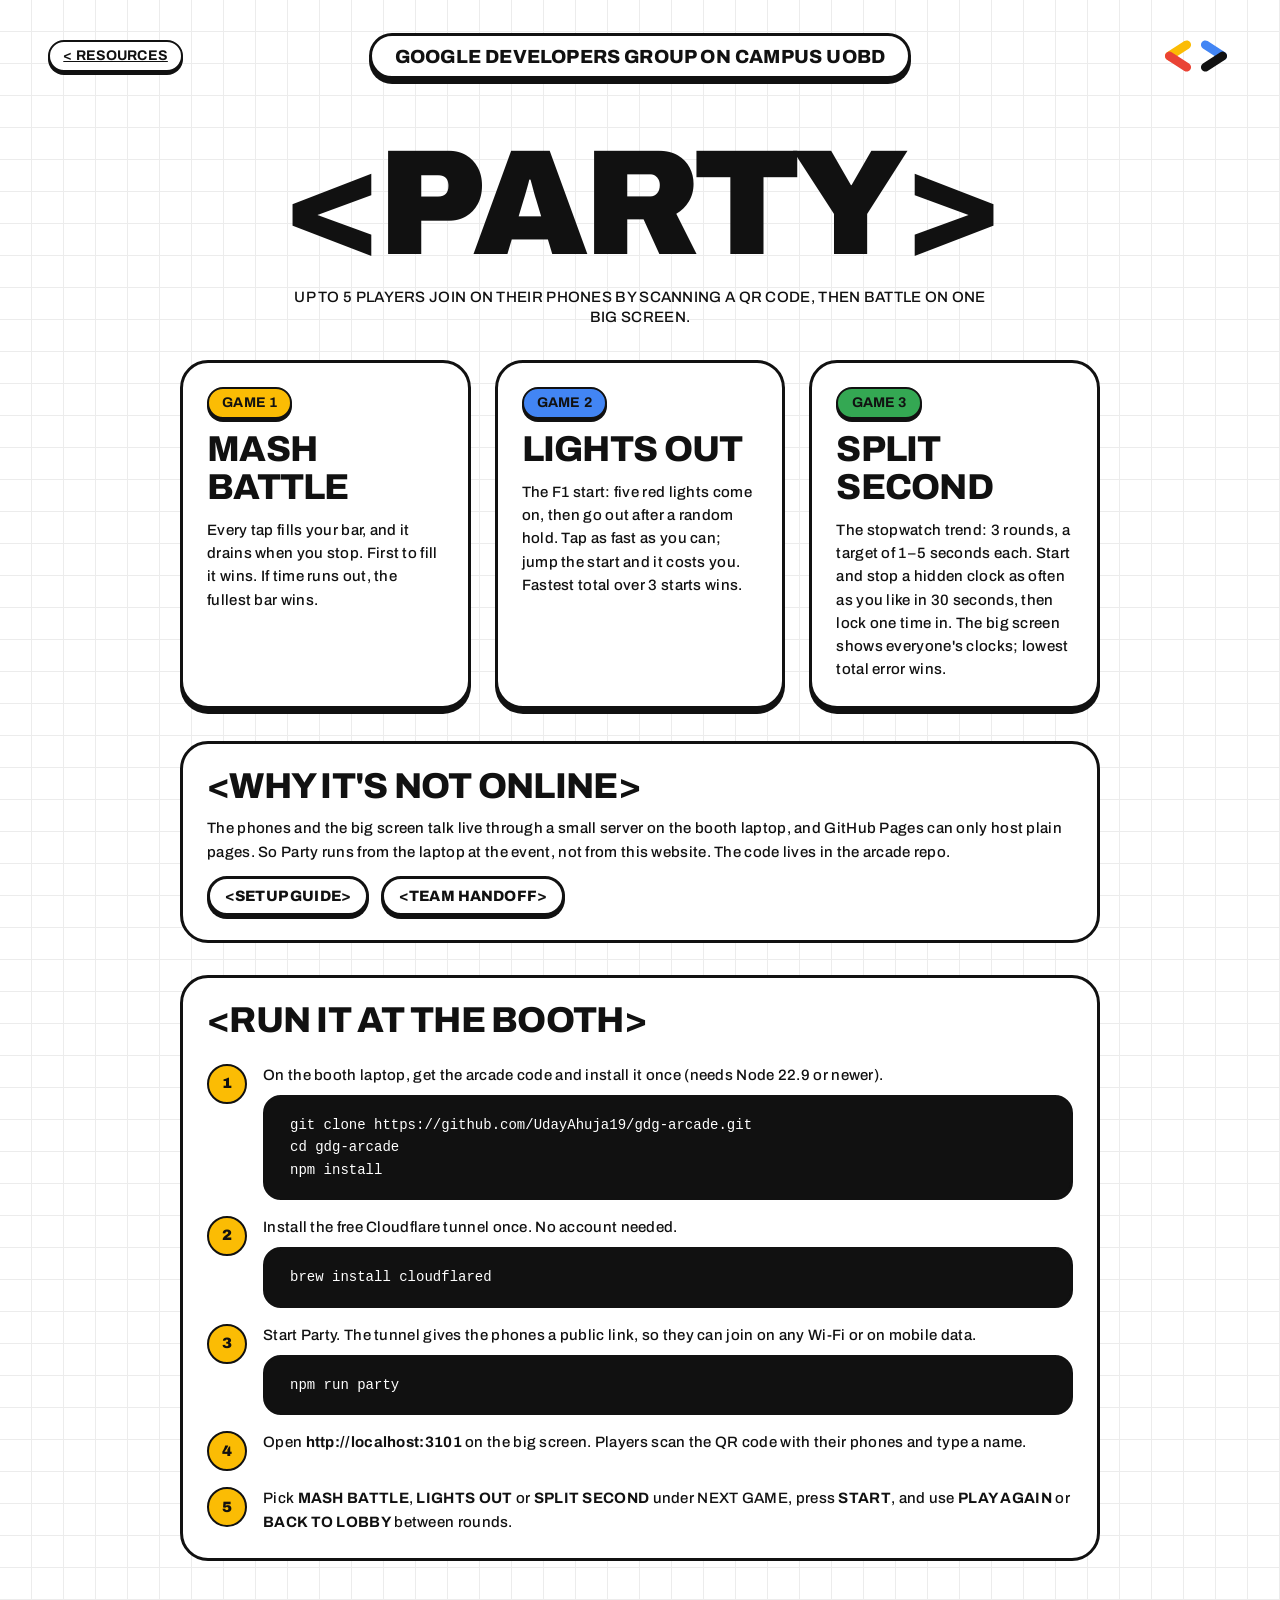
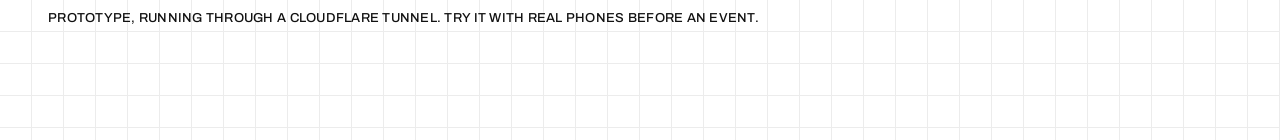
<file: party/index.html>
<!doctype html>
<html lang="en">
<head>
  <meta charset="utf-8">
  <meta name="viewport" content="width=device-width, initial-scale=1">
  <title>GDG Party Games</title>
  <link rel="icon" href="../kit/assets/logo-mark.svg">
  <link rel="stylesheet" href="../kit/css/tokens.css">
  <link rel="stylesheet" href="../kit/css/base.css">
  <link rel="stylesheet" href="../kit/css/components.css">
  <style>
    .hero {
      display: grid;
      justify-items: center;
      gap: var(--space-4);
      padding-block: var(--space-7) var(--space-6);
      text-align: center;
    }

    .hero .t-display {
      font-size: clamp(56px, 13vw, 150px);
    }

    .stack {
      display: grid;
      gap: var(--space-6);
      max-width: 920px;
      margin: 0 auto;
    }

    .games {
      display: grid;
      grid-template-columns: repeat(auto-fit, minmax(280px, 1fr));
      gap: var(--space-5);
    }

    .game {
      display: grid;
      align-content: start;
      gap: var(--space-3);
    }

    .game p,
    .steps li,
    .why p {
      text-transform: none;
      line-height: 1.55;
    }

    .steps {
      display: grid;
      gap: var(--space-4);
      counter-reset: step;
    }

    .steps li {
      display: grid;
      grid-template-columns: 44px minmax(0, 1fr);
      gap: var(--space-3);
      align-items: start;
      counter-increment: step;
    }

    .steps li::before {
      content: counter(step);
      display: grid;
      place-items: center;
      width: 40px;
      height: 40px;
      font-weight: 900;
      text-transform: uppercase;
      background: var(--yellow);
      border: var(--stroke-thin) solid var(--ink);
      border-radius: 50%;
    }

    .steps .code {
      margin-top: var(--space-2);
    }

    .why {
      display: grid;
      gap: var(--space-3);
    }

    .row {
      display: flex;
      flex-wrap: wrap;
      gap: var(--space-3);
    }

    .foot {
      padding-block: var(--space-7);
    }
  </style>
</head>
<body>
  <main class="page">
    <header class="topbar">
      <a class="pill pill--sm" href="../">&lt; RESOURCES</a>
      <span class="pill pill--header">GOOGLE DEVELOPERS GROUP ON CAMPUS UOBD</span>
      <img class="logo-mark" src="../kit/assets/logo-mark.svg" alt="GDG bracket mark">
    </header>

    <section class="hero" aria-labelledby="title">
      <h1 id="title" class="t-display bracketed">PARTY</h1>
      <p class="footer-copy">UP TO 5 PLAYERS JOIN ON THEIR PHONES BY SCANNING A QR CODE, THEN BATTLE ON ONE BIG SCREEN.</p>
    </section>

    <div class="stack">
      <div class="games">
        <article class="card game">
          <span class="pill pill--sm pill--filled-yellow" style="justify-self:start">GAME 1</span>
          <h2 class="t-h2">MASH BATTLE</h2>
          <p>Every tap fills your bar, and it drains when you stop. First to fill it wins. If time runs out, the fullest bar wins.</p>
        </article>
        <article class="card game">
          <span class="pill pill--sm pill--filled-blue" style="justify-self:start">GAME 2</span>
          <h2 class="t-h2">LIGHTS OUT</h2>
          <p>The F1 start: five red lights come on, then go out after a random hold. Tap as fast as you can; jump the start and it costs you. Fastest total over 3 starts wins.</p>
        </article>
        <article class="card game">
          <span class="pill pill--sm pill--filled-green" style="justify-self:start">GAME 3</span>
          <h2 class="t-h2">SPLIT SECOND</h2>
          <p>The stopwatch trend: 3 rounds, a target of 1–5 seconds each. Start and stop a hidden clock as often as you like in 30 seconds, then lock one time in. The big screen shows everyone's clocks; lowest total error wins.</p>
        </article>
      </div>

      <section class="card card--flat why" aria-labelledby="why-title">
        <h2 id="why-title" class="t-h2 bracketed">WHY IT'S NOT ONLINE</h2>
        <p>The phones and the big screen talk live through a small server on the booth laptop, and GitHub Pages can only host plain pages. So Party runs from the laptop at the event, not from this website. The code lives in the arcade repo.</p>
        <div class="row">
          <a class="btn btn--sm" href="https://github.com/UdayAhuja19/gdg-arcade#party-mode-mash-battle-lights-out-and-split-second-5-player-games-in-progress">&lt;SETUP GUIDE&gt;</a>
          <a class="btn btn--sm" href="https://github.com/UdayAhuja19/gdg-arcade/blob/main/HANDOFF.md">&lt;TEAM HANDOFF&gt;</a>
        </div>
      </section>

      <section class="card card--flat" aria-labelledby="run-title">
        <h2 id="run-title" class="t-h2 bracketed" style="margin-bottom:var(--space-5)">RUN IT AT THE BOOTH</h2>
        <ol class="steps">
          <li><div>On the booth laptop, get the arcade code and install it once (needs Node 22.9 or newer).
<pre class="code">git clone https://github.com/UdayAhuja19/gdg-arcade.git
cd gdg-arcade
npm install</pre></div></li>
          <li><div>Install the free Cloudflare tunnel once. No account needed.
<pre class="code">brew install cloudflared</pre></div></li>
          <li><div>Start Party. The tunnel gives the phones a public link, so they can join on any Wi-Fi or on mobile data.
<pre class="code">npm run party</pre></div></li>
          <li><div>Open <b>http://localhost:3101</b> on the big screen. Players scan the QR code with their phones and type a name.</div></li>
          <li><div>Pick <b>MASH BATTLE</b>, <b>LIGHTS OUT</b> or <b>SPLIT SECOND</b> under NEXT GAME, press <b>START</b>, and use <b>PLAY AGAIN</b> or <b>BACK TO LOBBY</b> between rounds.</div></li>
        </ol>
      </section>
    </div>

    <footer class="foot">
      <p class="t-small">PROTOTYPE, RUNNING THROUGH A CLOUDFLARE TUNNEL. TRY IT WITH REAL PHONES BEFORE AN EVENT.</p>
    </footer>
  </main>
</body>
</html>
</file>
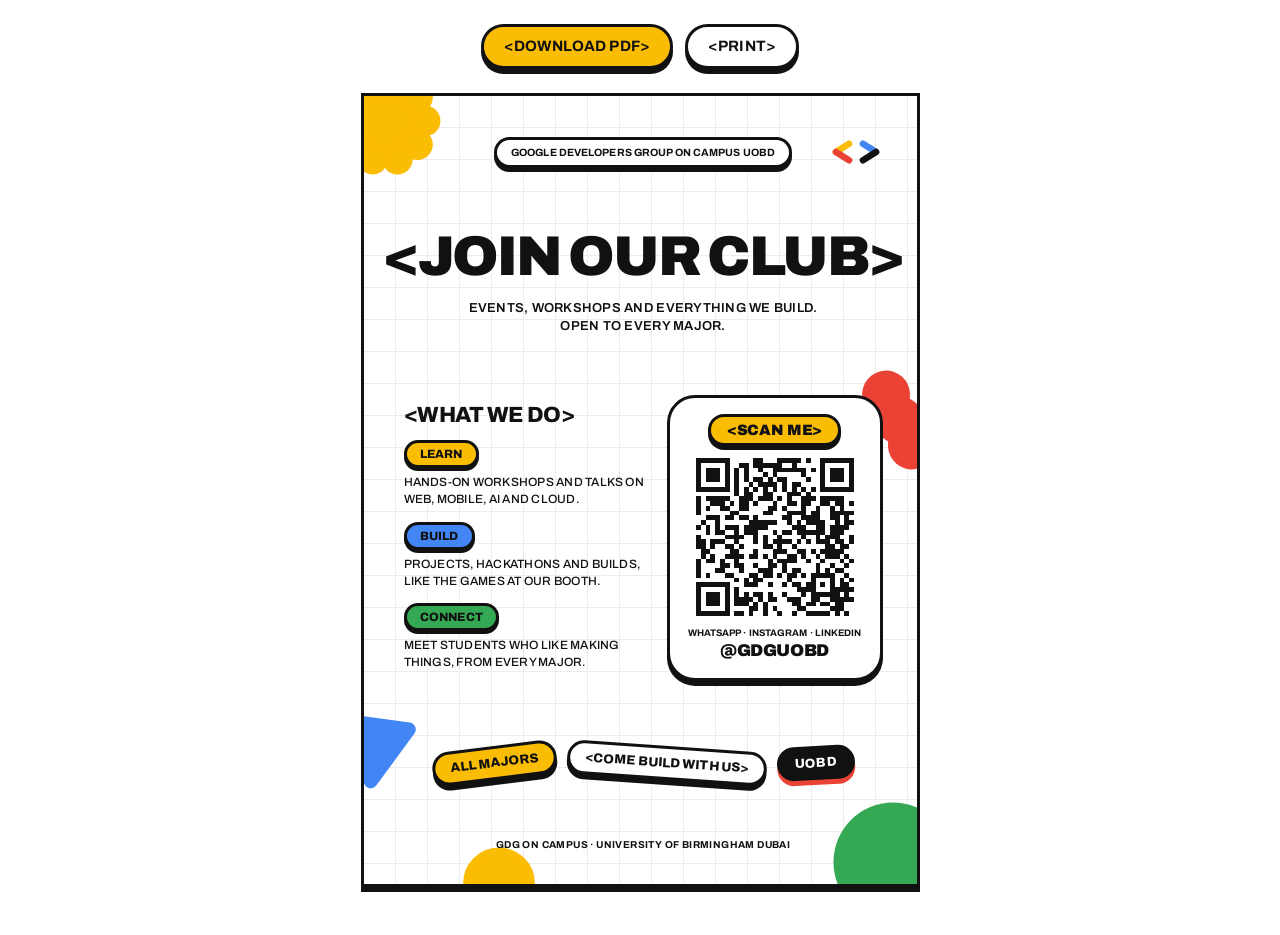
<file: poster/index.html>
<!doctype html>
<html lang="en">
<head>
  <meta charset="utf-8">
  <meta name="viewport" content="width=device-width, initial-scale=1">
  <title>GDG on Campus UOBD · Club fair poster (A5)</title>
  <meta name="description" content="The A5 club fair handout: what we do and the socials QR code.">
  <link rel="icon" href="../kit/assets/logo-mark.svg">
  <style>
    /* Archivo (SIL OFL, see ../kit/fonts/OFL.txt) */
    @font-face { font-family: "Archivo"; font-style: normal; font-weight: 100 900; font-stretch: 62% 125%; src: url("../kit/fonts/archivo-latin-wdth-normal.woff2") format("woff2-variations"); }
    @page { size: A5; margin: 0; }
    html, body { margin: 0; background: #ffffff; }
    body { font-family: "Archivo", "Helvetica Neue", Helvetica, Arial, sans-serif; color: #111111; text-transform: uppercase; -webkit-print-color-adjust: exact; print-color-adjust: exact; }
    .paper { background-color: #ffffff; background-image: linear-gradient(#ececec 1px, transparent 1px), linear-gradient(90deg, #ececec 1px, transparent 1px); background-size: 32px 32px; background-position: -1px -1px; }
    .poster { width: 559px; height: 794px; }
    .bar { display: flex; justify-content: center; gap: 12px; flex-wrap: wrap; padding: 24px 16px; }
    .bar a, .bar button { font: 700 15px/1 "Archivo", sans-serif; letter-spacing: .01em; color: #111111; text-decoration: none; padding: 12px 20px; background: #ffffff; border: 3px solid #111111; border-radius: 999px; box-shadow: 0 5px 0 #111111; cursor: pointer; }
    .bar a.primary { background: #fbbc04; }
    .bar a:focus-visible, .bar button:focus-visible { outline: 3px solid #4285f4; outline-offset: 4px; }
    .stage { display: flex; justify-content: center; padding: 0 16px 48px; overflow-x: auto; }
    .stage .poster { border: 3px solid #111111; box-shadow: 0 5px 0 #111111; flex-shrink: 0; }
    @media print {
      .bar { display: none; }
      .stage { padding: 0; display: block; }
      .stage .poster { border: 0; box-shadow: none; width: 148mm; height: 210mm; }
    }
  </style>
</head>
<body>
<nav class="bar" aria-label="Poster actions">
  <a class="primary" href="GDG-UOBD-club-fair-A5.pdf" download>&lt;DOWNLOAD PDF&gt;</a>
  <button type="button" onclick="window.print()">&lt;PRINT&gt;</button>
</nav>
<main class="stage">
<div class="paper poster" style="position: relative; overflow: hidden; box-sizing: border-box;">

<!-- Decorative brand shapes: flat, never outlined -->
<svg viewBox="0 0 100 100" aria-hidden="true" style="position: absolute; left: -38px; top: -34px; width: 118px; height: 118px; color: #fbbc04;"><g fill="currentColor"><circle cx="50" cy="50" r="34"></circle><circle cx="84" cy="50" r="13"></circle><circle cx="77.5" cy="70" r="13"></circle><circle cx="60.5" cy="82.3" r="13"></circle><circle cx="39.5" cy="82.3" r="13"></circle><circle cx="22.5" cy="70" r="13"></circle><circle cx="16" cy="50" r="13"></circle><circle cx="22.5" cy="30" r="13"></circle><circle cx="39.5" cy="17.7" r="13"></circle><circle cx="60.5" cy="17.7" r="13"></circle><circle cx="77.5" cy="30" r="13"></circle></g></svg>
<svg viewBox="0 0 100 100" aria-hidden="true" style="position: absolute; right: -30px; top: 276px; width: 96px; height: 96px; color: #ea4335; transform: rotate(18deg);"><g fill="currentColor"><circle cx="29" cy="29" r="25"></circle><circle cx="50" cy="50" r="25"></circle><circle cx="71" cy="71" r="25"></circle></g></svg>
<svg viewBox="0 0 100 100" aria-hidden="true" style="position: absolute; left: -30px; top: 606px; width: 86px; height: 86px; color: #4285f4; transform: rotate(-12deg);"><path d="M18 14 L90 40 L34 90 Z" fill="currentColor" stroke="currentColor" stroke-width="16" stroke-linejoin="round"></path></svg>
<svg viewBox="0 0 100 100" aria-hidden="true" style="position: absolute; right: -38px; bottom: -40px; width: 124px; height: 124px; color: #34a853;"><circle cx="50" cy="50" r="48" fill="currentColor"></circle></svg>
<svg viewBox="0 0 100 100" aria-hidden="true" style="position: absolute; left: 96px; bottom: -26px; width: 78px; height: 78px; color: #fbbc04;"><path d="M8 66 A42 42 0 0 1 92 66 Z" fill="currentColor" stroke="currentColor" stroke-width="8" stroke-linejoin="round"></path></svg>

<div style="position: relative; width: 559px; height: 794px; box-sizing: border-box; padding: 38px 40px 40px; display: flex; flex-direction: column; justify-content: space-between; align-items: stretch;">

<!-- Header pill + bracket mark -->
<div style="position: relative; display: flex; justify-content: center; align-items: center; height: 36px;">
<p style="margin: 0; padding: 7px 14px; background: #ffffff; border: 3px solid #111111; border-radius: 999px; box-shadow: 0 4px 0 #111111; font-size: 10.5px; font-weight: 700; letter-spacing: 0.01em; white-space: nowrap;">GOOGLE DEVELOPERS GROUP ON CAMPUS UOBD</p>
<img src="../kit/assets/logo-mark.svg" alt="GDG" style="position: absolute; right: 0; top: 3px; width: 54px; height: 30px;">
</div>

<!-- Headline -->
<div style="display: flex; flex-direction: column; align-items: center; gap: 14px;">
<h1 style="margin: 0; font-size: 56px; line-height: 1; font-weight: 900; letter-spacing: -0.04em; text-align: center; white-space: nowrap;">&lt;JOIN OUR CLUB&gt;</h1>
<p style="margin: 0; font-size: 13px; line-height: 1.4; font-weight: 600; letter-spacing: 0.02em; text-align: center;">EVENTS, WORKSHOPS AND EVERYTHING WE BUILD.<br>OPEN TO EVERY MAJOR.</p>
</div>

<!-- What we do + QR -->
<div style="display: flex; gap: 22px; align-items: center;">
<div style="flex-grow: 1; display: flex; flex-direction: column; gap: 14px; min-width: 0;">
<h2 style="margin: 0; font-size: 22px; line-height: 1; font-weight: 800; letter-spacing: -0.02em;">&lt;WHAT WE DO&gt;</h2>
<div style="display: flex; flex-direction: column; gap: 6px; align-items: flex-start;">
<span style="padding: 4px 13px; background: #fbbc04; border: 3px solid #111111; border-radius: 999px; box-shadow: 0 3px 0 #111111; font-size: 12px; font-weight: 800; letter-spacing: 0.02em;">LEARN</span>
<p style="margin: 0; font-size: 12px; line-height: 1.4; font-weight: 500; letter-spacing: 0.02em;">HANDS-ON WORKSHOPS AND TALKS ON WEB, MOBILE, AI AND CLOUD.</p>
</div>
<div style="display: flex; flex-direction: column; gap: 6px; align-items: flex-start;">
<span style="padding: 4px 13px; background: #4285f4; border: 3px solid #111111; border-radius: 999px; box-shadow: 0 3px 0 #111111; font-size: 12px; font-weight: 800; letter-spacing: 0.02em;">BUILD</span>
<p style="margin: 0; font-size: 12px; line-height: 1.4; font-weight: 500; letter-spacing: 0.02em;">PROJECTS, HACKATHONS AND BUILDS, LIKE THE GAMES AT OUR BOOTH.</p>
</div>
<div style="display: flex; flex-direction: column; gap: 6px; align-items: flex-start;">
<span style="padding: 4px 13px; background: #34a853; border: 3px solid #111111; border-radius: 999px; box-shadow: 0 3px 0 #111111; font-size: 12px; font-weight: 800; letter-spacing: 0.02em;">CONNECT</span>
<p style="margin: 0; font-size: 12px; line-height: 1.4; font-weight: 500; letter-spacing: 0.02em;">MEET STUDENTS WHO LIKE MAKING THINGS, FROM EVERY MAJOR.</p>
</div>
</div>

<div style="flex-shrink: 0; width: 216px; box-sizing: border-box; padding: 16px 14px 18px; background: #ffffff; border: 3px solid #111111; border-radius: 28px; box-shadow: 0 5px 0 #111111; display: flex; flex-direction: column; align-items: center; gap: 12px;">
<span style="padding: 5px 16px; background: #fbbc04; border: 3px solid #111111; border-radius: 999px; box-shadow: 0 4px 0 #111111; font-size: 15px; font-weight: 900; letter-spacing: -0.01em;">&lt;SCAN ME&gt;</span>
<img src="socials-qr.svg" alt="QR code to the GDG on Campus UOBD socials page" style="width: 158px; height: 158px; display: block; image-rendering: pixelated;">
<div style="display: flex; flex-direction: column; align-items: center; gap: 3px;">
<span style="font-size: 9.5px; font-weight: 700; letter-spacing: 0.01em; text-align: center; white-space: nowrap;">WHATSAPP · INSTAGRAM · LINKEDIN</span>
<span style="font-size: 17px; font-weight: 900; letter-spacing: -0.02em;">@GDGUOBD</span>
</div>
</div>
</div>

<!-- Sticker collage -->
<div style="display: flex; justify-content: center; align-items: center; gap: 10px; padding-top: 6px;">
<span style="padding: 7px 15px; background: #fbbc04; border: 3px solid #111111; border-radius: 999px; box-shadow: 0 5px 0 #111111; font-size: 13px; font-weight: 800; letter-spacing: 0.01em; transform: rotate(-7deg);">ALL MAJORS</span>
<span style="padding: 7px 15px; background: #ffffff; border: 3px solid #111111; border-radius: 999px; box-shadow: 0 5px 0 #111111; font-size: 13px; font-weight: 800; letter-spacing: 0.01em; transform: rotate(4deg);">&lt;COME BUILD WITH US&gt;</span>
<span style="padding: 7px 15px; background: #111111; color: #ffffff; border: 3px solid #111111; border-radius: 999px; box-shadow: 0 5px 0 #ea4335; font-size: 13px; font-weight: 800; letter-spacing: 0.01em; transform: rotate(-3deg);">UOBD</span>
</div>

<!-- Footer -->
<p style="margin: 0; font-size: 10px; font-weight: 700; letter-spacing: 0.04em; text-align: center;">GDG ON CAMPUS · UNIVERSITY OF BIRMINGHAM DUBAI</p>
</div>
</div>
</main>
</body>
</html>
</file>
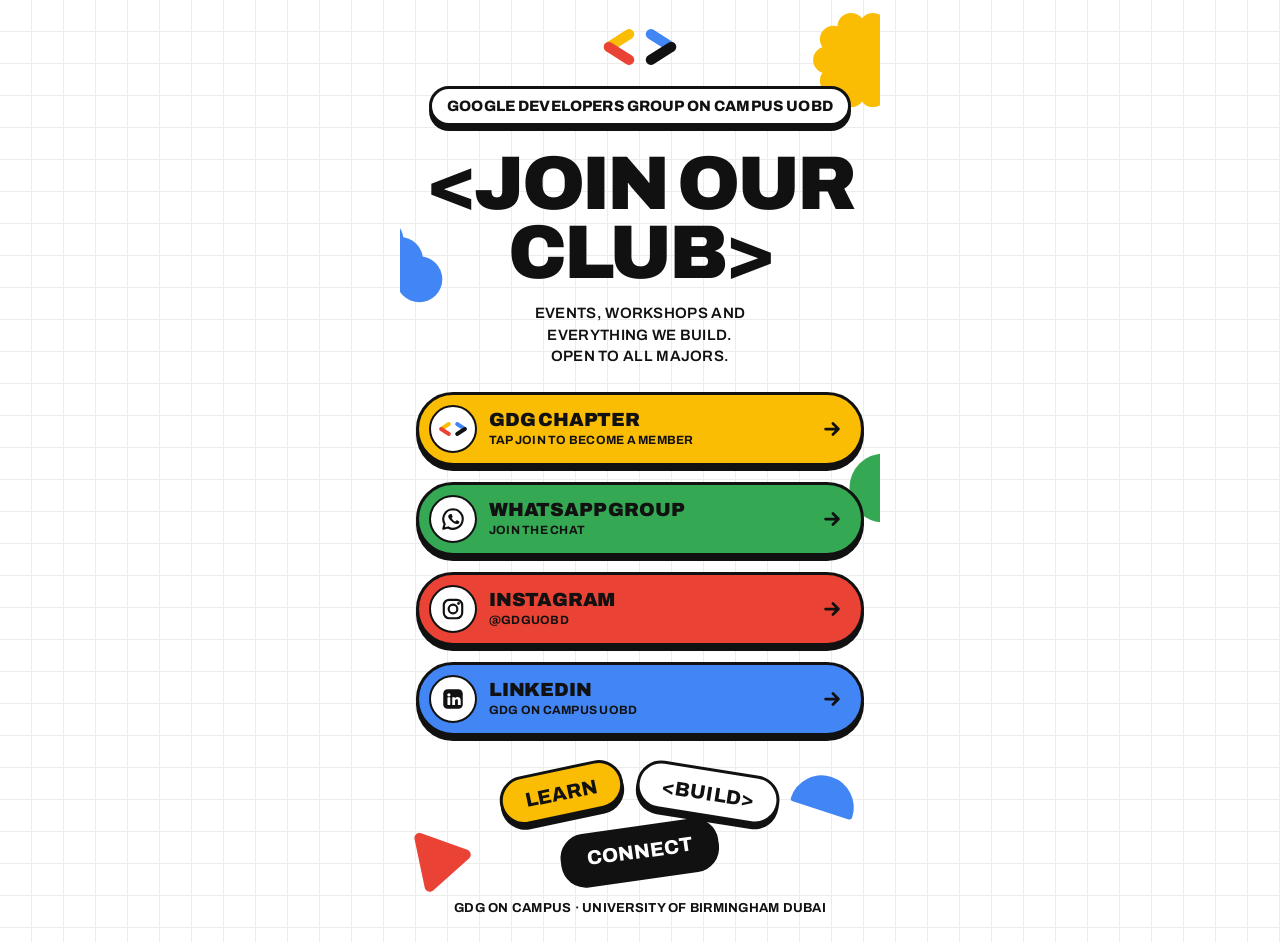
<file: socials/index.html>
<!doctype html>
<html lang="en">
<head>
  <meta charset="utf-8">
  <meta name="viewport" content="width=device-width, initial-scale=1, viewport-fit=cover">
  <title>GDG on Campus UOBD · Socials</title>
  <meta name="description" content="Join GDG on Campus UOBD: become a chapter member, and find our WhatsApp group, Instagram and LinkedIn.">
  <meta property="og:title" content="GDG on Campus UOBD">
  <meta property="og:description" content="Join our club: GDG chapter membership, WhatsApp group, Instagram and LinkedIn.">
  <meta name="theme-color" content="#ffffff">
  <link rel="icon" href="../kit/assets/logo-mark.svg">
  <link rel="stylesheet" href="../kit/css/tokens.css">
  <link rel="stylesheet" href="../kit/css/base.css">
  <link rel="stylesheet" href="../kit/css/components.css">
  <link rel="stylesheet" href="socials.css">
</head>
<body>
  <main class="socials">
    <svg class="shape socials__shape socials__shape--flower shape--yellow drift drift--slow" aria-hidden="true"><use href="../kit/assets/shapes.svg#flower"/></svg>
    <svg class="shape socials__shape socials__shape--blob shape--blue drift drift--reverse" aria-hidden="true"><use href="../kit/assets/shapes.svg#blob"/></svg>
    <svg class="shape socials__shape socials__shape--circle shape--green drift drift--slow drift--reverse" aria-hidden="true"><use href="../kit/assets/shapes.svg#circle"/></svg>

    <header class="socials__head">
      <img class="socials__logo" src="../kit/assets/logo-mark.svg" alt="GDG">
      <p class="pill pill--header socials__club">GOOGLE DEVELOPERS GROUP ON CAMPUS UOBD</p>
    </header>

    <h1 class="socials__title"><span>&lt;JOIN OUR</span> <span>CLUB&gt;</span></h1>
    <p class="socials__intro">EVENTS, WORKSHOPS AND EVERYTHING WE BUILD. OPEN TO ALL MAJORS.</p>

    <ul class="socials__links">
      <li>
        <a class="btn btn--primary link-btn" href="https://gdg.community.dev/gdg-on-campus-university-of-birmingham-dubai-dubai-united-arab-emirates/" rel="noopener">
          <span class="link-btn__icon" aria-hidden="true">
            <img class="link-btn__mark" src="../kit/assets/logo-mark.svg" alt="">
          </span>
          <span class="link-btn__text"><b>GDG CHAPTER</b><small>TAP JOIN TO BECOME A MEMBER</small></span>
          <svg class="link-btn__arrow" viewBox="0 0 24 24" aria-hidden="true"><path d="M5 12h13M13 6l6 6-6 6" fill="none" stroke="currentColor" stroke-width="3" stroke-linecap="round" stroke-linejoin="round"/></svg>
        </a>
      </li>
      <li>
        <a class="btn btn--green link-btn" href="https://chat.whatsapp.com/EYibs57y6O3IztGe09sz0r?mode=gi_t" rel="noopener">
          <span class="link-btn__icon" aria-hidden="true">
            <svg viewBox="0 0 24 24"><path d="M12 3a9 9 0 0 0-7.7 13.6L3 21l4.5-1.2A9 9 0 1 0 12 3z" fill="none" stroke="currentColor" stroke-width="2" stroke-linejoin="round"/><path d="M9.1 7.6c.2-.3.4-.3.7-.3h.5c.2 0 .4 0 .5.4l.8 1.9c.1.3 0 .5-.1.7l-.5.6c-.2.2-.2.4-.1.6a6.6 6.6 0 0 0 2.9 2.7c.2.1.4.1.6-.1l.7-.8c.2-.2.4-.2.6-.1l1.8.9c.3.1.4.3.4.5 0 .5-.2 1.2-.7 1.6-.5.4-1.2.6-2 .5-1.4-.2-3-1-4.3-2.3S7.8 11.3 7.6 10c-.2-1 .3-1.8 1.5-2.4z" fill="currentColor"/></svg>
          </span>
          <span class="link-btn__text"><b>WHATSAPP GROUP</b><small>JOIN THE CHAT</small></span>
          <svg class="link-btn__arrow" viewBox="0 0 24 24" aria-hidden="true"><path d="M5 12h13M13 6l6 6-6 6" fill="none" stroke="currentColor" stroke-width="3" stroke-linecap="round" stroke-linejoin="round"/></svg>
        </a>
      </li>
      <li>
        <a class="btn btn--red link-btn" href="https://www.instagram.com/gdguobd/" rel="noopener">
          <span class="link-btn__icon" aria-hidden="true">
            <svg viewBox="0 0 24 24"><rect x="3.5" y="3.5" width="17" height="17" rx="5" fill="none" stroke="currentColor" stroke-width="2"/><circle cx="12" cy="12" r="4" fill="none" stroke="currentColor" stroke-width="2"/><circle cx="17.1" cy="6.9" r="1.3" fill="currentColor"/></svg>
          </span>
          <span class="link-btn__text"><b>INSTAGRAM</b><small>@GDGUOBD</small></span>
          <svg class="link-btn__arrow" viewBox="0 0 24 24" aria-hidden="true"><path d="M5 12h13M13 6l6 6-6 6" fill="none" stroke="currentColor" stroke-width="3" stroke-linecap="round" stroke-linejoin="round"/></svg>
        </a>
      </li>
      <li>
        <a class="btn btn--blue link-btn" href="https://www.linkedin.com/company/google-developer-group-on-campus-university-of-birmingham-dubai/posts/?feedView=all" rel="noopener">
          <span class="link-btn__icon" aria-hidden="true">
            <svg viewBox="0 0 24 24"><rect x="3" y="3" width="18" height="18" rx="4" fill="currentColor"/><g class="link-btn__knockout"><circle cx="8.2" cy="8.1" r="1.5"/><rect x="6.9" y="10.3" width="2.6" height="7.2" rx=".4"/><path d="M11.3 10.3h2.5v1.1c.4-.7 1.3-1.3 2.4-1.3 2 0 2.9 1.2 2.9 3.4v4h-2.6v-3.7c0-1-.3-1.6-1.2-1.6s-1.4.7-1.4 1.6v3.7h-2.6z"/></g></svg>
          </span>
          <span class="link-btn__text"><b>LINKEDIN</b><small>GDG ON CAMPUS UOBD</small></span>
          <svg class="link-btn__arrow" viewBox="0 0 24 24" aria-hidden="true"><path d="M5 12h13M13 6l6 6-6 6" fill="none" stroke="currentColor" stroke-width="3" stroke-linecap="round" stroke-linejoin="round"/></svg>
        </a>
      </li>
    </ul>

    <div class="socials__collage" aria-hidden="true">
      <span class="pill pill--filled-yellow tilt-1">LEARN</span>
      <span class="pill tilt-2">&lt;BUILD&gt;</span>
      <span class="pill pill--filled-ink tilt-5">CONNECT</span>
      <svg class="shape socials__shape socials__shape--triangle shape--red drift"><use href="../kit/assets/shapes.svg#triangle"/></svg>
      <svg class="shape socials__shape socials__shape--half shape--blue drift drift--slow"><use href="../kit/assets/shapes.svg#half-circle"/></svg>
    </div>

    <footer class="socials__foot t-small">GDG ON CAMPUS · UNIVERSITY OF BIRMINGHAM DUBAI</footer>
  </main>
</body>
</html>
</file>
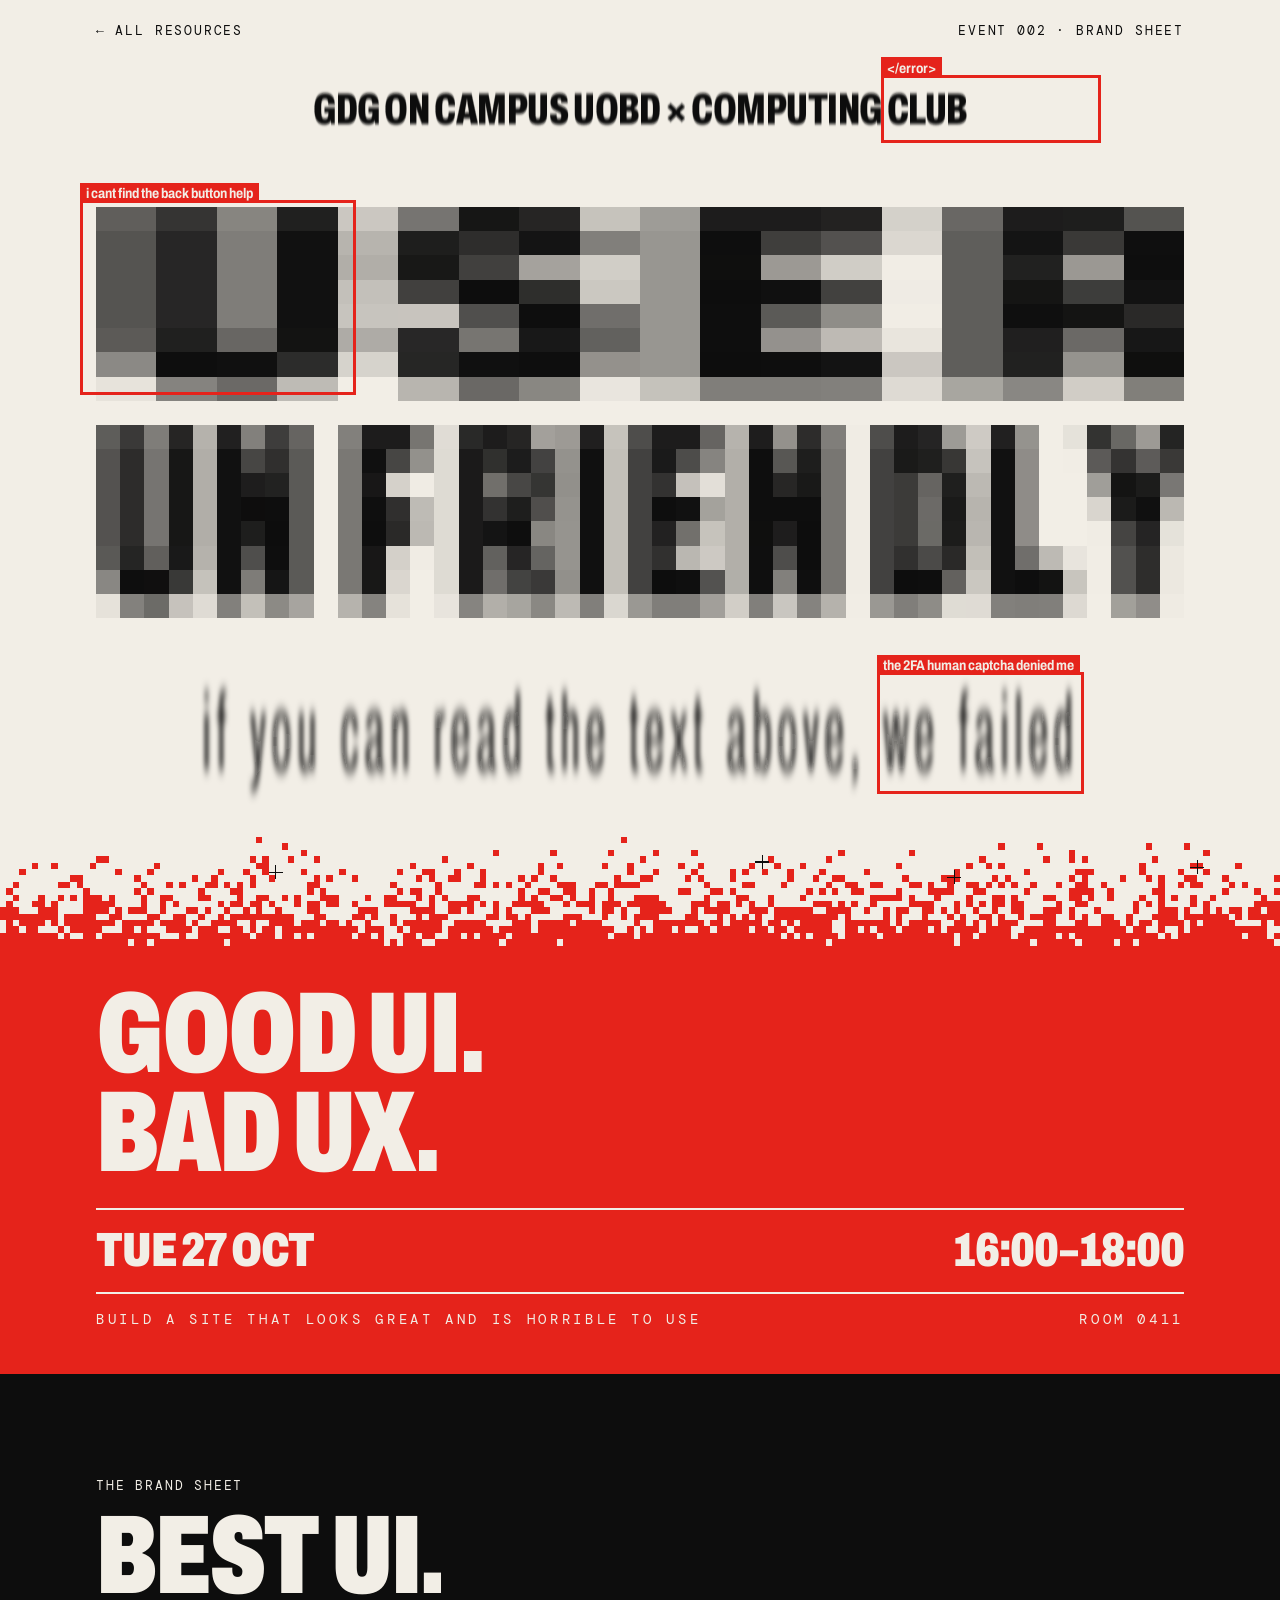
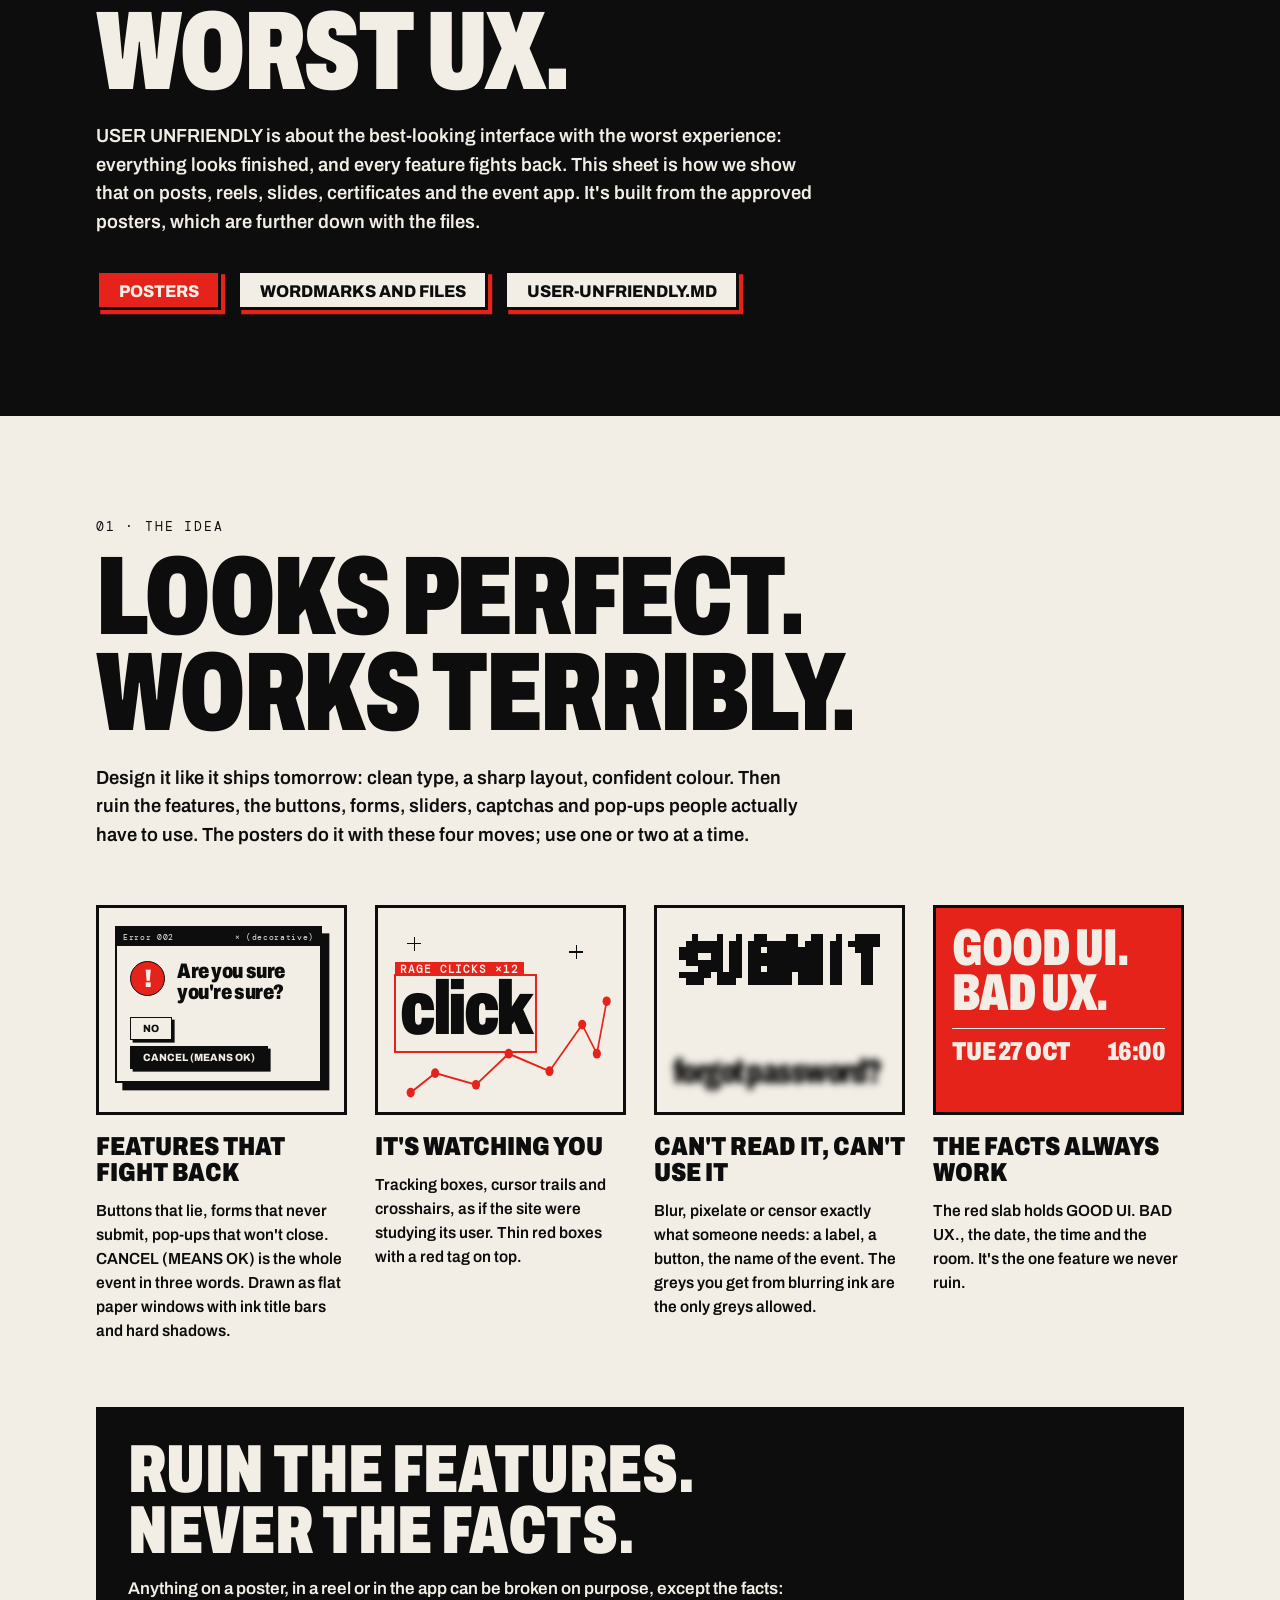
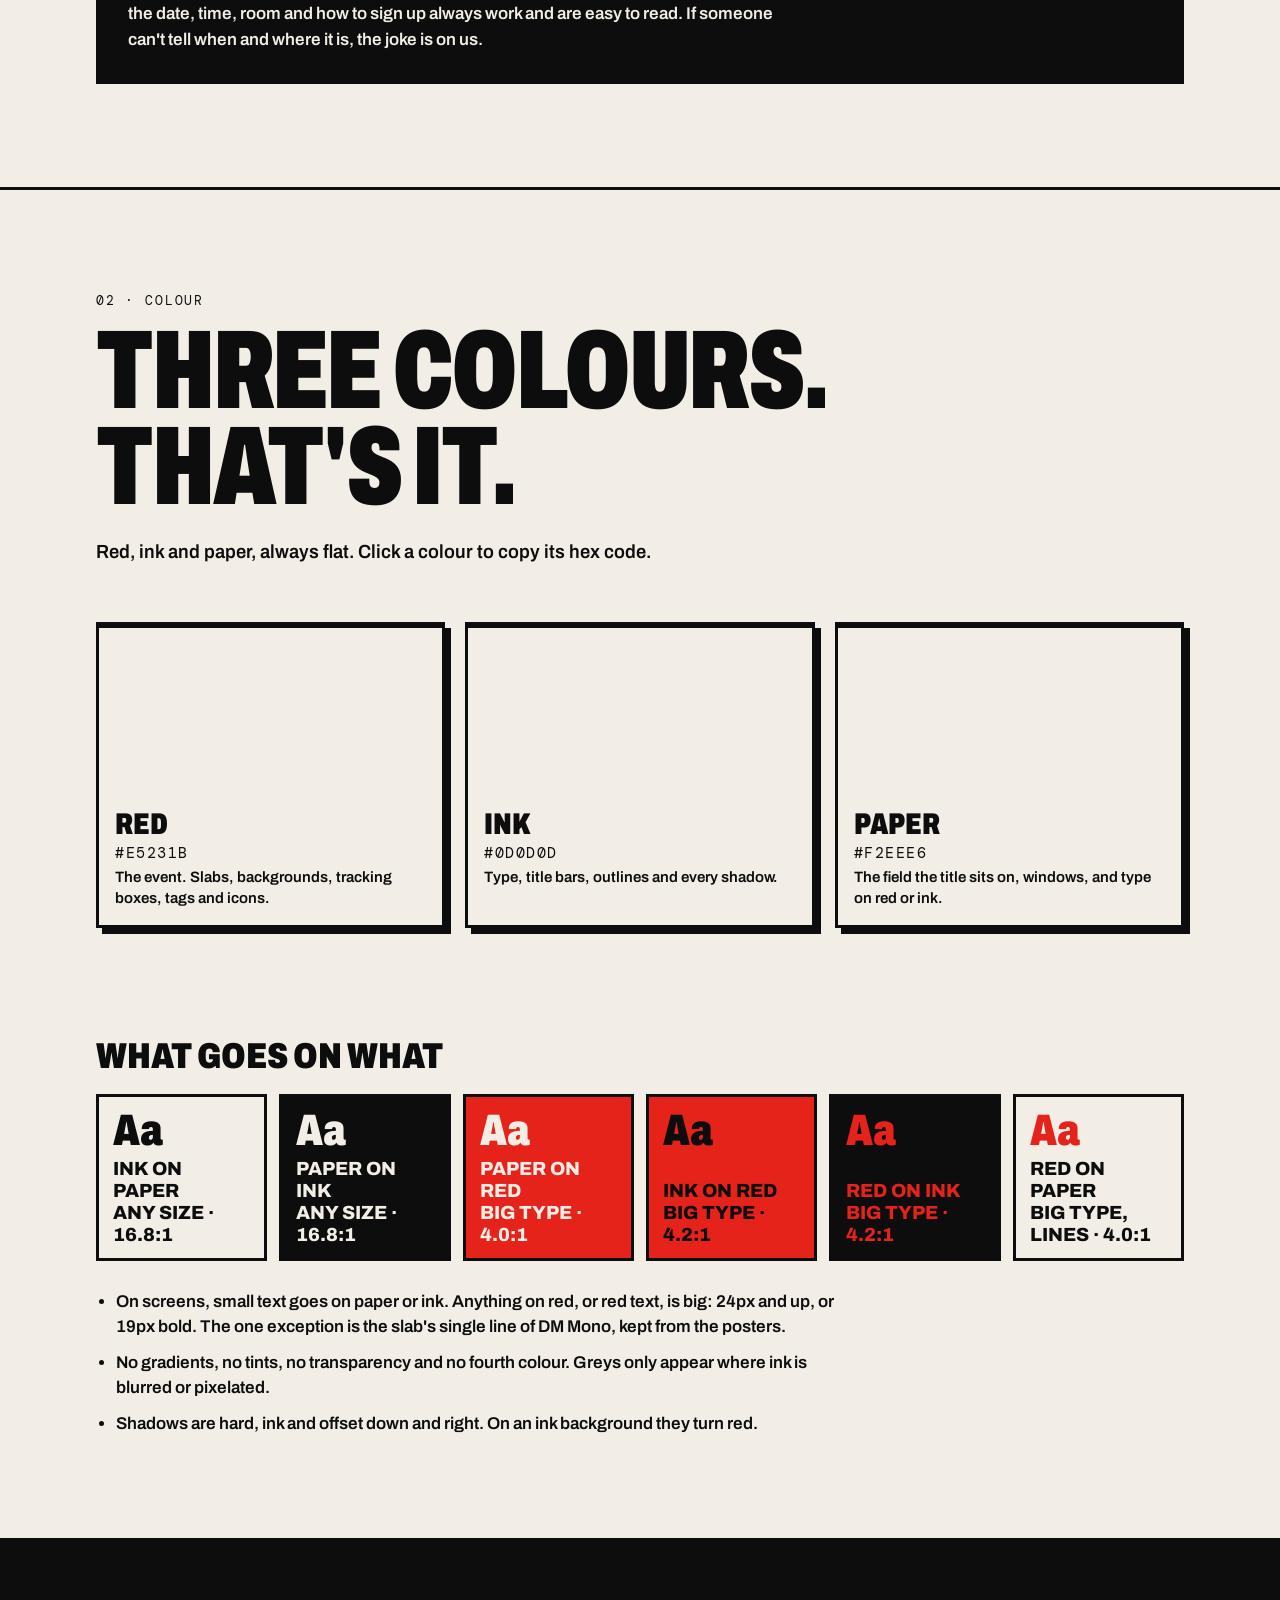
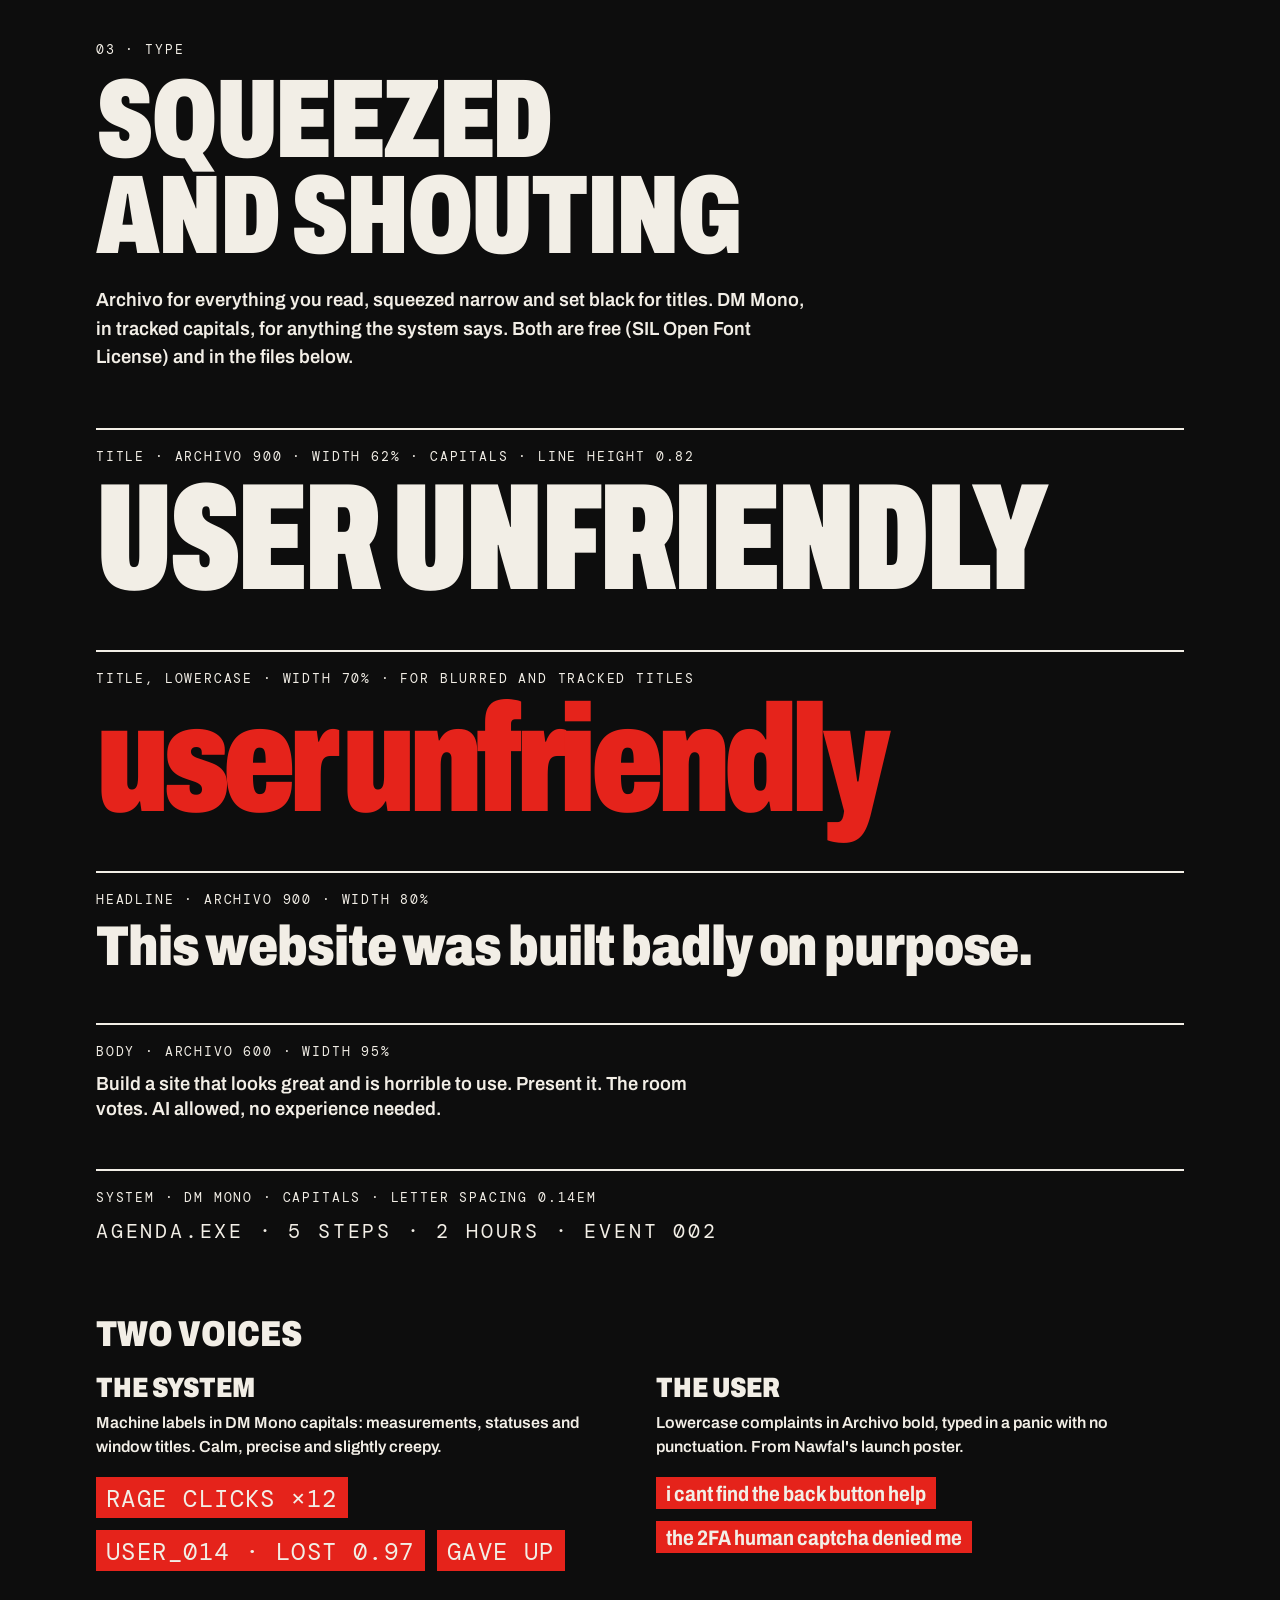
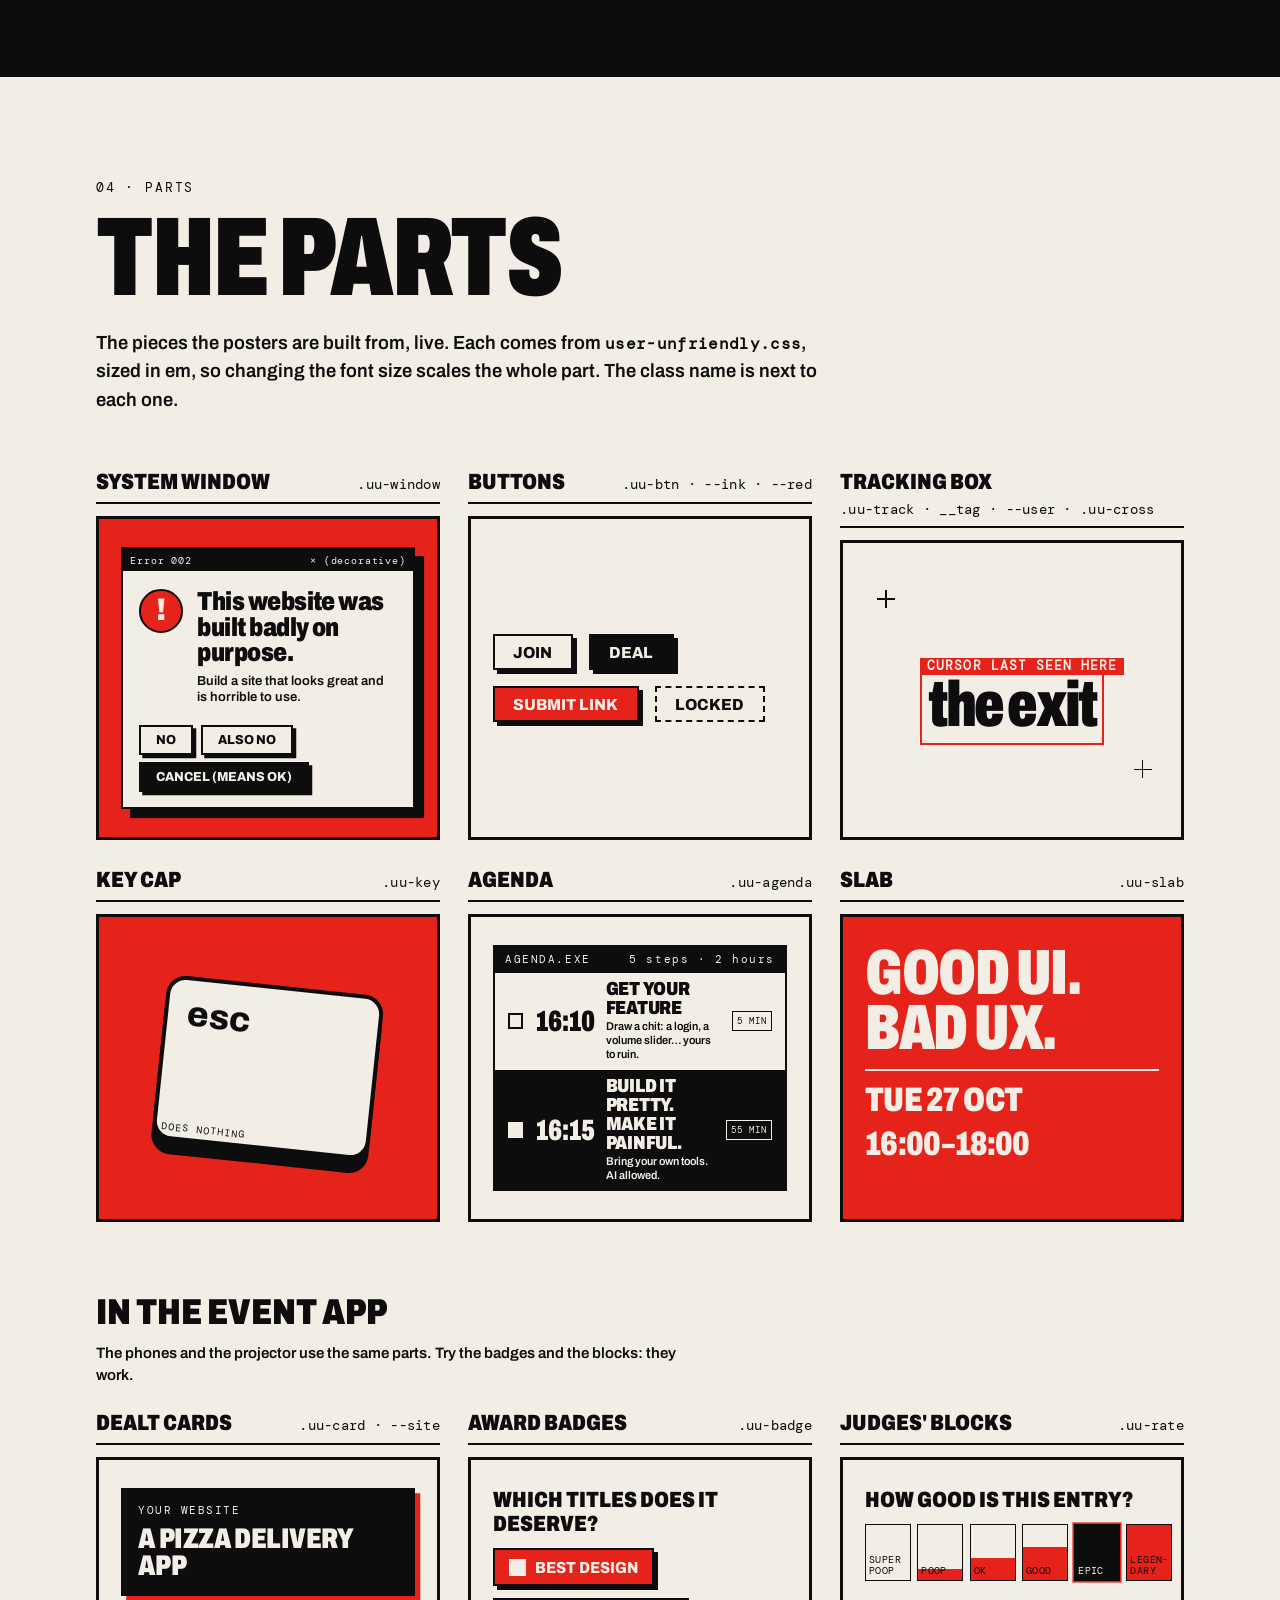
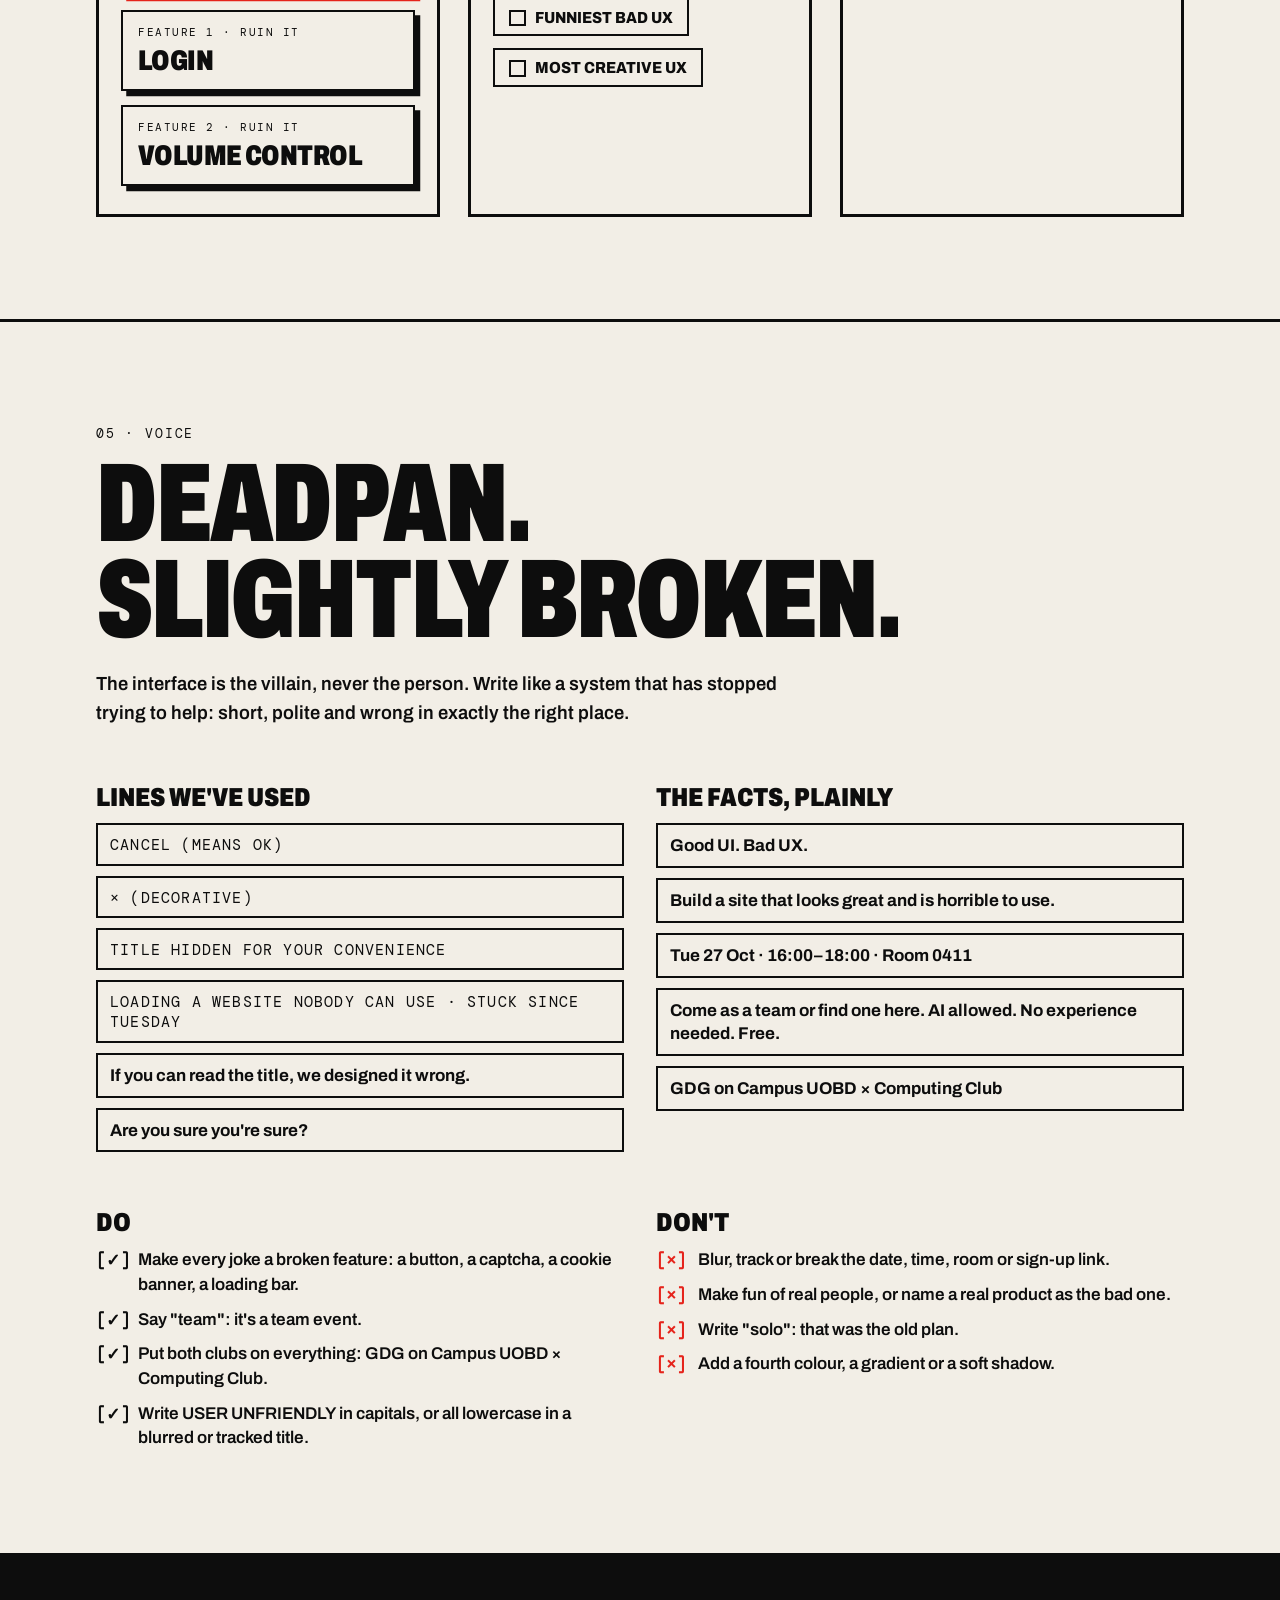
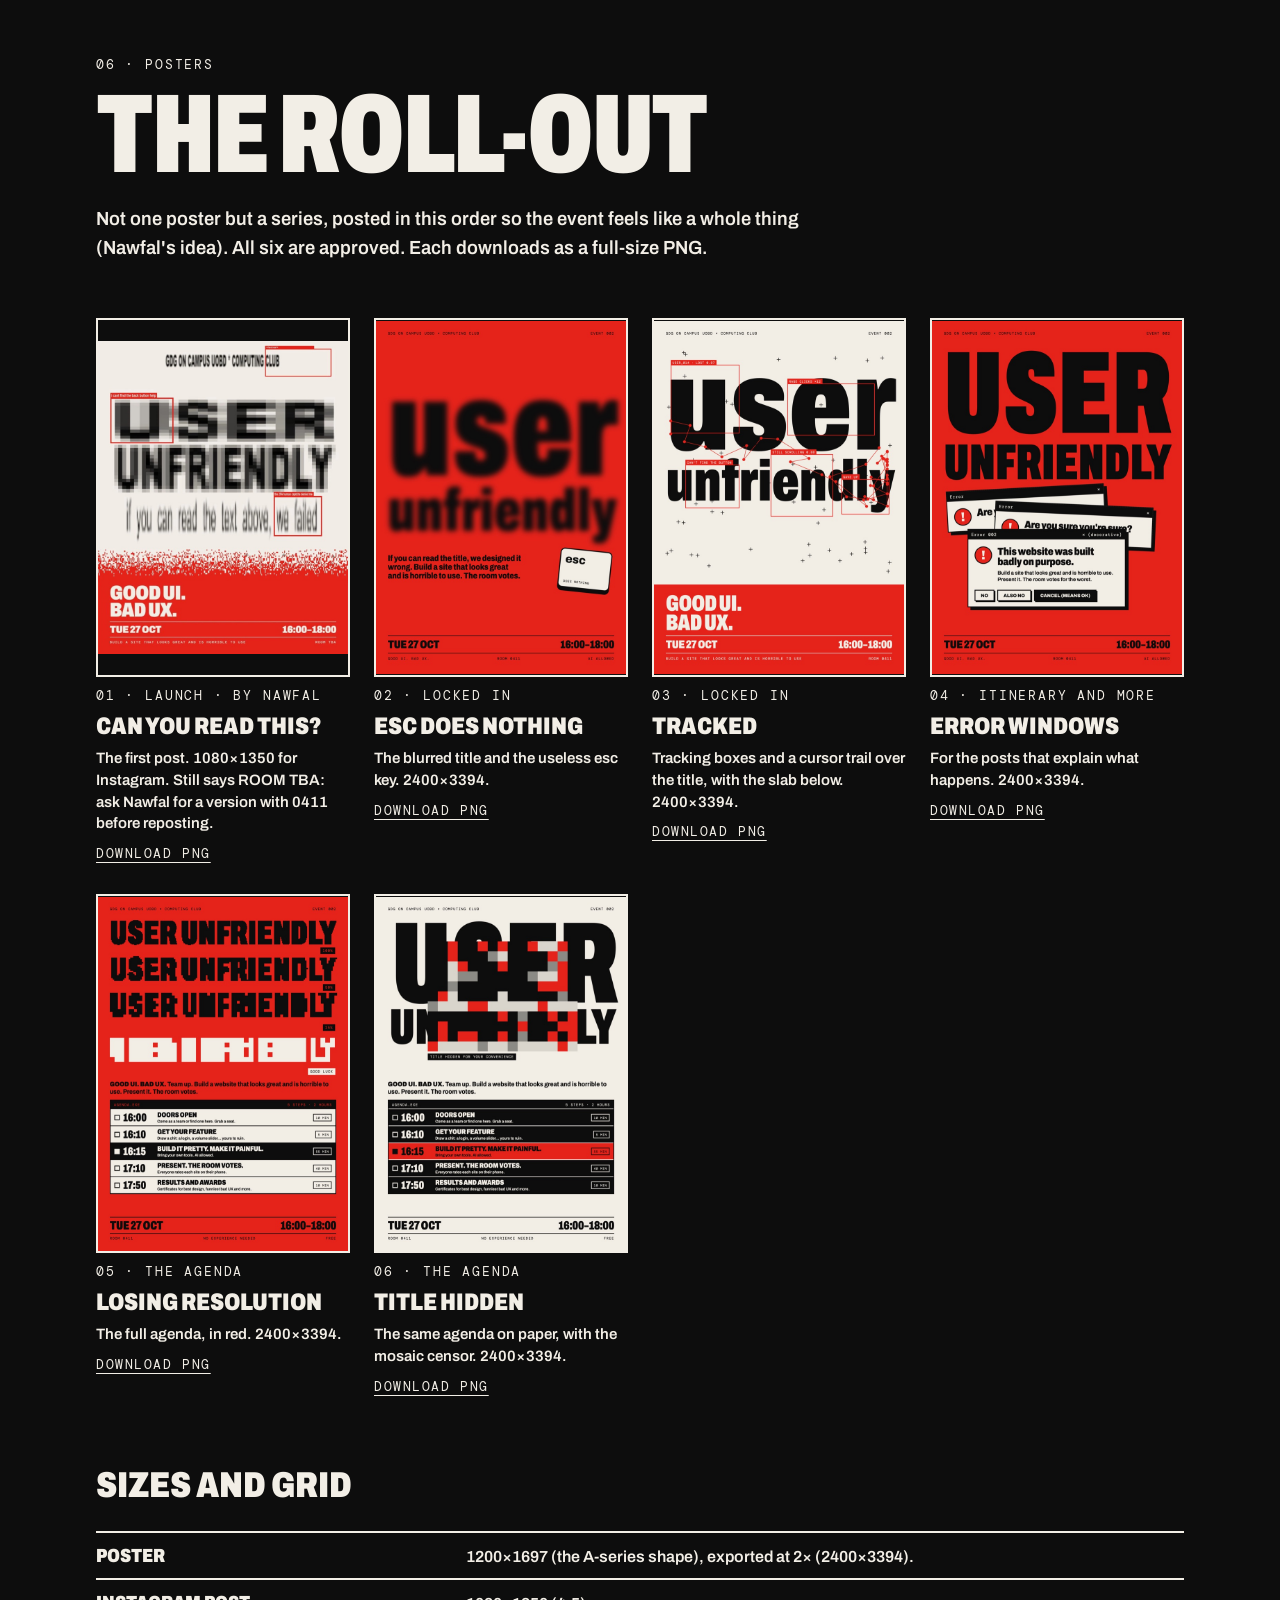
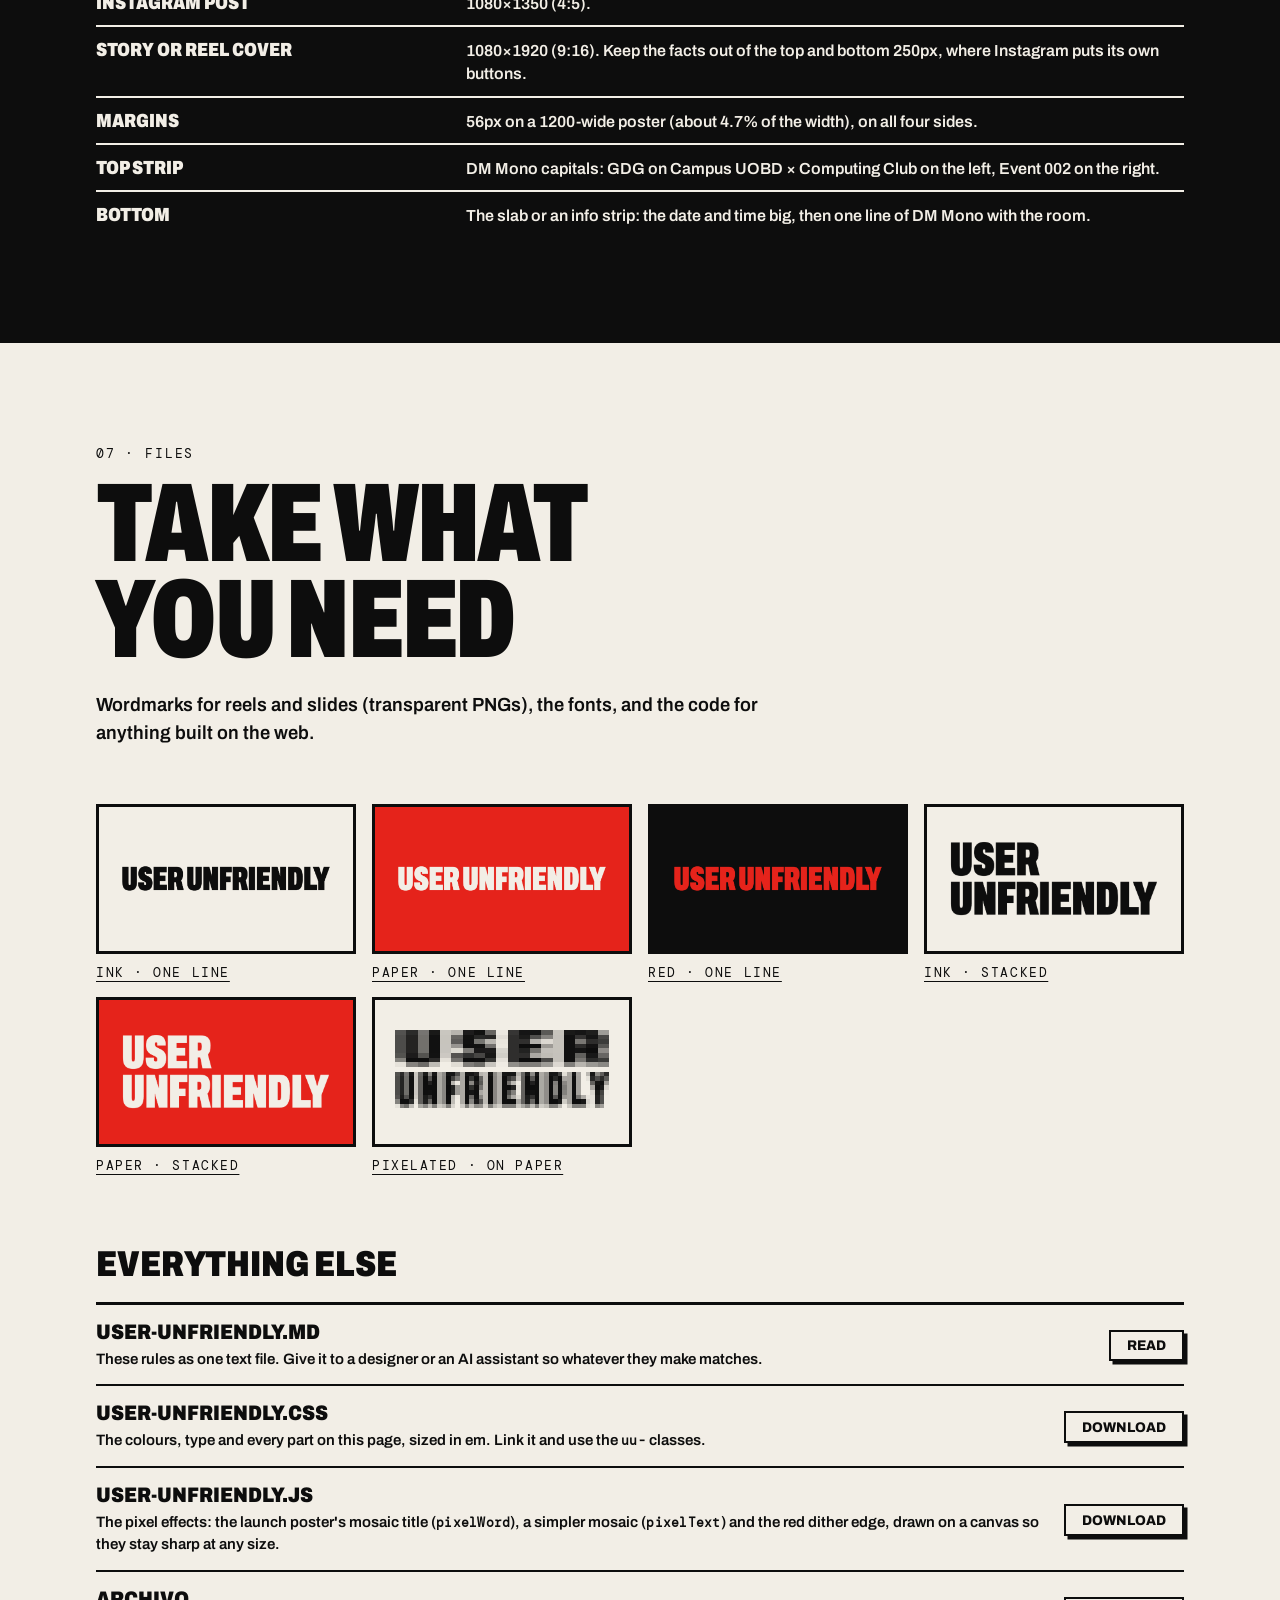
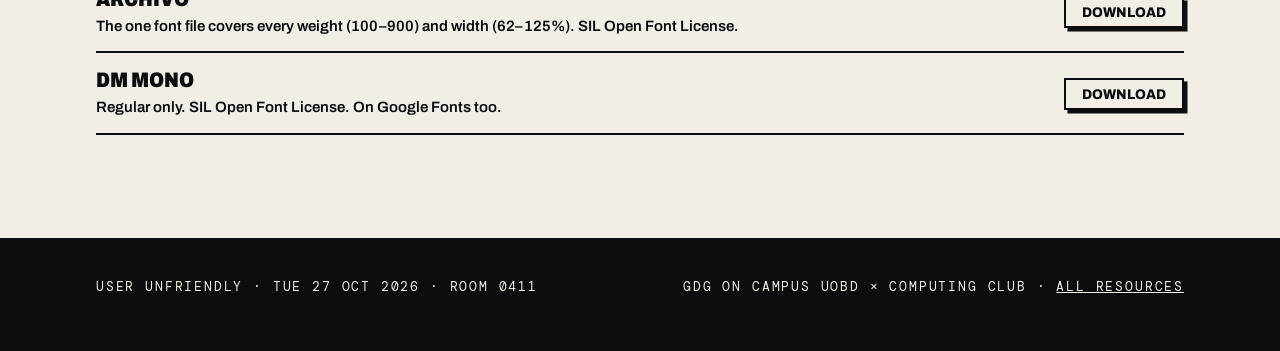
<file: user-unfriendly/index.html>
<!doctype html>
<html lang="en">
<head>
  <meta charset="utf-8">
  <meta name="viewport" content="width=device-width, initial-scale=1">
  <title>USER UNFRIENDLY · Brand sheet</title>
  <meta name="description" content="The brand sheet for USER UNFRIENDLY (GDG on Campus UOBD × Computing Club, Tue 27 Oct 2026): colours, type, parts, voice, the approved posters and the files.">
  <link rel="icon" href="../kit/assets/logo-mark.svg">
  <link rel="stylesheet" href="user-unfriendly.css">
  <style>
    * { box-sizing: border-box; }
    html { -webkit-text-size-adjust: 100%; }
    body { margin: 0; color: var(--uu-ink); background: var(--uu-paper); font-family: var(--uu-sans); }
    a { color: inherit; }
    :focus-visible { outline: 3px solid var(--uu-red); outline-offset: 3px; }
    img { max-width: 100%; display: block; }
    code { font-family: var(--uu-mono); font-size: 0.86em; letter-spacing: 0.02em; }
    .sr-only { position: absolute; width: 1px; height: 1px; overflow: hidden; clip-path: inset(50%); white-space: nowrap; }

    .wrap { max-width: 1200px; margin: 0 auto; padding-inline: clamp(16px, 4.7vw, 56px); }
    .band { padding-block: clamp(56px, 8vw, 104px); }
    .band--ink { --uu-shadow: var(--uu-red); color: var(--uu-paper); background: var(--uu-ink); }
    .band + .band:not(.band--ink) { border-top: 3px solid var(--uu-ink); }

    /* section heads */
    .kicker { margin: 0 0 14px; font-family: var(--uu-mono); font-size: 13px; letter-spacing: 0.14em; text-transform: uppercase; }
    .sect { margin: 0; font-weight: 900; font-stretch: 68%; font-size: clamp(48px, 9vw, 112px); line-height: 0.86; letter-spacing: -0.02em; text-transform: uppercase; }
    .lede { max-width: 38em; margin: 22px 0 0; font-size: clamp(17px, 1.6vw, 19px); line-height: 1.5; font-weight: 600; font-stretch: 95%; }
    .head { margin-bottom: clamp(32px, 5vw, 56px); }
    .sub { margin: clamp(48px, 6vw, 72px) 0 20px; font-weight: 900; font-stretch: 80%; font-size: clamp(26px, 3.4vw, 36px); line-height: 1; text-transform: uppercase; }
    .note { margin: 14px 0 0; font-size: 15px; line-height: 1.5; font-weight: 600; }

    /* top strip */
    .top { display: flex; flex-wrap: wrap; justify-content: space-between; gap: 8px 24px; padding-block: 22px 0; font-size: 13px; }
    .top a { text-decoration: none; }
    .top a:hover { text-decoration: underline; text-underline-offset: 4px; }

    /* ---------- hero: Nawfal's launch poster, as a page ---------- */
    .hero__field { position: relative; overflow: hidden; padding-bottom: clamp(24px, 3.4vw, 44px); }
    .hero__club { position: relative; margin-top: clamp(28px, 4vw, 48px); text-align: center; font-size: clamp(11px, 1.15vw, 13px); }
    .hero__clubText { display: inline-block; margin: 0; font-weight: 800; font-stretch: 62%; font-size: clamp(20px, 3.5vw, 44px); line-height: 1; letter-spacing: -0.01em; text-transform: uppercase; filter: url(#uu-smear-soft); }
    .hero__title { position: relative; margin-top: clamp(40px, 6vw, 76px); font-size: clamp(11px, 1.15vw, 13px); }
    .hero__word { position: relative; }
    .hero__word + .hero__word { margin-top: 0; }
    .hero__lineWrap { position: relative; text-align: center; margin-top: clamp(18px, 2.6vw, 32px); font-size: clamp(11px, 1.15vw, 13px); }
    .hero__line { display: inline-block; margin: 0; white-space: nowrap; font-weight: 300; font-stretch: 62%; font-size: 64px; line-height: 1.1; letter-spacing: 0.09em; word-spacing: 0.12em; filter: url(#uu-smear); transform: scaleY(2); transform-origin: 50% 0; margin-bottom: 1.1em; }
    .hero .uu-track { border-width: clamp(2px, 0.28vw, 3px); }
    .hero .uu-track__tag { left: calc(-1 * clamp(2px, 0.28vw, 3px)); font-size: clamp(11px, 1.25vw, 14px); padding: 0.25em 0.45em 0.15em; }
    .hero__dither { display: block; width: 100%; height: auto; image-rendering: pixelated; }
    .hero__crosses { position: relative; height: 0; font-size: 14px; color: var(--uu-ink); }
    .hero__slab { padding-block: clamp(18px, 2.6vw, 32px) clamp(24px, 3.6vw, 46px); }
    .hero__slab .uu-slab__big { font-size: clamp(54px, 9vw, 116px); }
    .hero__row { display: flex; flex-wrap: wrap; justify-content: space-between; align-items: baseline; gap: 6px 24px; margin-top: clamp(16px, 2.2vw, 26px); padding-top: clamp(10px, 1.4vw, 16px); border-top: 2px solid var(--uu-paper); }
    .hero__row--facts { font-size: clamp(26px, 3.8vw, 48px); }
    .hero__row--mono { margin-top: clamp(12px, 1.6vw, 18px); font-size: clamp(11px, 1.1vw, 14px); letter-spacing: 0.26em; }

    /* ---------- intro ---------- */
    .actions { display: flex; flex-wrap: wrap; gap: 14px 16px; margin-top: 34px; font-size: 17px; }

    /* ---------- the idea ---------- */
    .moves { display: grid; grid-template-columns: repeat(auto-fit, minmax(250px, 1fr)); gap: 28px; }
    .move { display: grid; gap: 14px; align-content: start; }
    .move__demo { position: relative; height: 210px; overflow: hidden; border: 3px solid var(--uu-ink); background: var(--uu-paper); }
    .move h3 { margin: 4px 0 0; font-weight: 900; font-stretch: 80%; font-size: 26px; line-height: 1; text-transform: uppercase; }
    .move > p { margin: 0; font-size: 16px; line-height: 1.5; font-weight: 600; font-stretch: 95%; }
    .move .demo-pixel { position: absolute; left: 16px; top: 20px; width: calc(100% - 32px); }
    .demo-blur { position: absolute; left: 16px; bottom: 26px; margin: 0; font-size: 34px; white-space: nowrap; }
    .demo-track { position: absolute; left: 22px; top: 70px; margin: 0; font-size: 76px; }
    .demo-track .uu-track { inset: -4px -6px -12px -6px; font-size: 15px; }
    .demo-trail { position: absolute; inset: 0; width: 100%; height: 100%; }
    .demo-window { position: absolute; left: 16px; right: 22px; top: 18px; font-size: 10.5px; }
    .move__demo.uu-slab { background: var(--uu-red); }
    .demo-slab { position: absolute; inset: 0; padding: 18px 16px; }
    .demo-slab .uu-slab__big { font-size: 52px; }
    .demo-slab .uu-slab__row { margin-top: 12px; font-size: 26px; }
    .rule-callout { margin-top: clamp(40px, 6vw, 64px); padding: clamp(22px, 3vw, 32px); color: var(--uu-paper); background: var(--uu-ink); }
    .rule-callout b { display: block; font-weight: 900; font-stretch: 70%; font-size: clamp(34px, 6vw, 68px); line-height: 0.9; text-transform: uppercase; }
    .rule-callout p { margin: 14px 0 0; max-width: 40em; font-size: 17px; line-height: 1.5; font-weight: 600; }

    /* ---------- colour ---------- */
    .swatches { display: grid; grid-template-columns: repeat(auto-fit, minmax(220px, 1fr)); gap: 20px; }
    .swatch { display: grid; grid-template-rows: 170px auto; padding: 0; text-align: left; color: var(--uu-ink); background: var(--uu-paper); border: 3px solid var(--uu-ink); box-shadow: 6px 6px 0 var(--uu-ink); font: inherit; cursor: copy; }
    .swatch:active { transform: translate(6px, 6px); box-shadow: none; }
    .swatch__chip { border-bottom: 3px solid var(--uu-ink); }
    .swatch__info { display: grid; gap: 4px; padding: 14px 16px 16px; }
    .swatch__name { font-weight: 900; font-stretch: 75%; font-size: 30px; line-height: 1; text-transform: uppercase; }
    .swatch__hex { font-family: var(--uu-mono); font-size: 15px; letter-spacing: 0.1em; }
    .swatch__use { font-size: 15px; line-height: 1.4; font-weight: 600; }
    .copied { min-height: 1.5em; margin: 18px 0 0; font-family: var(--uu-mono); font-size: 13px; letter-spacing: 0.14em; text-transform: uppercase; }
    .pairs { display: grid; grid-template-columns: repeat(auto-fit, minmax(170px, 1fr)); gap: 12px; }
    .pair { display: grid; gap: 8px; align-content: space-between; min-height: 132px; padding: 14px 14px 12px; border: 3px solid var(--uu-ink); }
    .pair__aa { font-weight: 900; font-stretch: 75%; font-size: 44px; line-height: 0.9; }
    .pair__say { font-weight: 800; font-size: 19px; line-height: 1.15; text-transform: uppercase; }
    .rules { display: grid; gap: 10px; max-width: 44em; margin: 28px 0 0; padding-left: 1.2em; font-size: 17px; line-height: 1.5; font-weight: 600; }

    /* ---------- type ---------- */
    .specimens { display: grid; gap: clamp(32px, 4vw, 48px); }
    .specimen { display: grid; gap: 12px; padding-top: 18px; border-top: 2px solid var(--uu-paper); }
    .specimen__label { font-family: var(--uu-mono); font-size: 13px; letter-spacing: 0.14em; text-transform: uppercase; }
    .specimen__big { margin: 0; font-size: clamp(56px, 12vw, 152px); }
    .specimen__lower { margin: 0; color: var(--uu-red); font-size: clamp(56px, 12vw, 152px); }
    .specimen__head { margin: 0; font-size: clamp(32px, 5vw, 56px); }
    .specimen__body { margin: 0; max-width: 34em; font-size: 19px; }
    .specimen__mono { margin: 0; font-size: clamp(15px, 1.8vw, 20px); }
    .voices { display: grid; grid-template-columns: repeat(auto-fit, minmax(280px, 1fr)); gap: 32px; }
    .voice h3 { margin: 0 0 8px; font-weight: 900; font-stretch: 80%; font-size: 28px; text-transform: uppercase; }
    .voice p { margin: 0 0 18px; font-size: 16px; line-height: 1.5; font-weight: 600; }
    .tags { display: flex; flex-wrap: wrap; gap: 12px; }
    .tag { display: inline-block; padding: 6px 10px 4px; color: var(--uu-paper); background: var(--uu-red); }
    .tag--sys { font-family: var(--uu-mono); font-size: 24px; letter-spacing: 0.06em; text-transform: uppercase; }
    .tag--user { font-weight: 700; font-stretch: 85%; font-size: 21px; }

    /* ---------- parts ---------- */
    .parts { display: grid; grid-template-columns: repeat(auto-fit, minmax(min(100%, 340px), 1fr)); gap: 28px; }
    .part { display: grid; grid-template-rows: auto 1fr; gap: 12px; }
    .part__label { display: flex; flex-wrap: wrap; justify-content: space-between; gap: 6px 16px; align-items: baseline; padding-bottom: 8px; border-bottom: 2px solid var(--uu-ink); }
    .part__label b { font-weight: 900; font-stretch: 80%; font-size: 22px; text-transform: uppercase; }
    .part__stage { position: relative; display: grid; place-items: center; min-height: 230px; padding: 28px 22px; border: 3px solid var(--uu-ink); overflow: hidden; }
    .part__stage--red { background: var(--uu-red); }
    .part__stage--start { place-items: start stretch; }
    .btn-row { display: flex; flex-wrap: wrap; gap: 16px; font-size: 16px; }
    .track-demo { position: relative; margin: 30px 0 0; font-size: 64px; }
    .track-demo .uu-track { inset: -6px -8px -14px; font-size: 18px; }
    .stage-cross { color: var(--uu-ink); font-size: 18px; }
    .app { display: grid; grid-template-columns: repeat(auto-fit, minmax(min(100%, 300px), 1fr)); gap: 28px; }
    .deal { display: grid; gap: 14px; font-size: 15px; }
    .badges { display: flex; flex-wrap: wrap; gap: 12px; font-size: 16px; }
    .rate-wrap { font-size: 16px; }
    .rate-q { margin: 0 0 12px; font-weight: 900; font-stretch: 80%; font-size: 22px; text-transform: uppercase; }

    /* ---------- voice ---------- */
    .lines { display: grid; grid-template-columns: repeat(auto-fit, minmax(280px, 1fr)); gap: 32px; }
    .lines h3, .dodont h3 { margin: 0 0 12px; font-weight: 900; font-stretch: 80%; font-size: 26px; text-transform: uppercase; }
    .lines ul, .dodont ul { display: grid; gap: 10px; margin: 0; padding: 0; list-style: none; }
    .lines li { padding: 10px 12px 8px; border: 2px solid var(--uu-ink); font-size: 17px; line-height: 1.35; font-weight: 700; }
    .lines li.mono { font-family: var(--uu-mono); font-weight: 400; font-size: 15px; letter-spacing: 0.08em; text-transform: uppercase; }
    .dodont { display: grid; grid-template-columns: repeat(auto-fit, minmax(280px, 1fr)); gap: 32px; margin-top: clamp(40px, 5vw, 56px); }
    .dodont li { position: relative; padding-left: 42px; font-size: 17px; line-height: 1.45; font-weight: 600; }
    .dodont li::before { position: absolute; left: 0; top: 0; font-family: var(--uu-mono); }
    .do li::before { content: "[✓]"; }
    .dont li::before { content: "[×]"; color: var(--uu-red); }

    /* ---------- posters ---------- */
    .rollout { display: grid; grid-template-columns: repeat(auto-fill, minmax(min(100%, 250px), 1fr)); gap: 32px 24px; margin: 0; padding: 0; list-style: none; }
    .poster { display: grid; gap: 10px; align-content: start; }
    .poster__img { display: grid; place-items: center; aspect-ratio: 1200 / 1697; background: var(--uu-ink); border: 2px solid var(--uu-paper); }
    .poster__img img { width: 100%; height: 100%; object-fit: contain; }
    .poster__n { font-family: var(--uu-mono); font-size: 13px; letter-spacing: 0.14em; text-transform: uppercase; }
    .poster h3 { margin: 0; font-weight: 900; font-stretch: 80%; font-size: 24px; line-height: 1; text-transform: uppercase; }
    .poster p { margin: 0; font-size: 15px; line-height: 1.45; font-weight: 600; }
    .poster a { justify-self: start; font-family: var(--uu-mono); font-size: 13px; letter-spacing: 0.12em; text-transform: uppercase; text-underline-offset: 4px; }
    .sizes { width: 100%; margin-top: 28px; border-collapse: collapse; font-size: 16px; }
    .sizes th, .sizes td { padding: 12px 10px 10px 0; text-align: left; vertical-align: top; border-top: 2px solid var(--uu-paper); }
    .sizes th { width: 34%; font-weight: 900; font-stretch: 80%; font-size: 19px; text-transform: uppercase; }
    .sizes td { font-weight: 600; line-height: 1.45; }

    /* ---------- files ---------- */
    .marks { display: grid; grid-template-columns: repeat(auto-fit, minmax(min(100%, 260px), 1fr)); gap: 16px; }
    .mark { display: grid; gap: 10px; }
    .mark__img { display: block; height: 150px; padding: 20px; border: 3px solid var(--uu-ink); }
    .mark__img img { width: 100%; height: 100%; object-fit: contain; }
    .mark a { font-family: var(--uu-mono); font-size: 13px; letter-spacing: 0.12em; text-transform: uppercase; text-underline-offset: 4px; }
    .files { display: grid; margin: 0; padding: 0; list-style: none; border-top: 3px solid var(--uu-ink); }
    .files li { display: grid; grid-template-columns: minmax(0, 1fr) auto; gap: 6px 20px; align-items: baseline; padding: 16px 0 14px; border-bottom: 2px solid var(--uu-ink); }
    .files b { font-weight: 900; font-stretch: 85%; font-size: 21px; text-transform: uppercase; }
    .files span { grid-column: 1; font-size: 15px; line-height: 1.45; font-weight: 600; }
    .files a { grid-row: 1 / span 2; grid-column: 2; align-self: center; font-size: 14px; }

    footer { padding-block: 40px 56px; }
    footer .wrap { display: flex; flex-wrap: wrap; justify-content: space-between; gap: 12px 24px; font-size: 13px; }

    @media (max-width: 560px) {
      .files li { grid-template-columns: 1fr; }
      .files a { grid-row: auto; grid-column: 1; justify-self: start; margin-top: 8px; }
      .sizes th { width: 40%; }
    }
  </style>
</head>
<body>

<!-- ======================= HERO ======================= -->
<header class="hero">
  <svg width="0" height="0" style="position: absolute" aria-hidden="true" focusable="false">
    <filter id="uu-smear" x="-2%" y="-40%" width="104%" height="180%" primitiveUnits="objectBoundingBox"><feGaussianBlur stdDeviation="0.0022 0.055"/></filter>
    <filter id="uu-smear-soft" x="-2%" y="-40%" width="104%" height="180%" primitiveUnits="objectBoundingBox"><feGaussianBlur stdDeviation="0.0012 0.035"/></filter>
  </svg>
  <div class="hero__field">
    <div class="wrap">
      <nav class="top uu-mono" aria-label="Back">
        <a href="../">← All resources</a>
        <span>Event 002 · Brand sheet</span>
      </nav>
      <h1 class="sr-only">USER UNFRIENDLY, GDG on Campus UOBD × Computing Club: the brand sheet</h1>
      <div class="hero__club" data-hero-club aria-hidden="true">
        <p class="hero__clubText">GDG on Campus UOBD × Computing <span class="hit">Club</span></p>
      </div>
      <div class="hero__title" data-hero-title aria-hidden="true">
        <div class="hero__word"><canvas class="uu-pixels" width="20" height="10"></canvas></div>
        <div class="hero__word"><canvas class="uu-pixels" width="46" height="10"></canvas></div>
      </div>
      <div class="hero__lineWrap" data-hero-line aria-hidden="true">
        <p class="hero__line">if you can read the text above, <span class="hit">we failed</span></p>
      </div>
    </div>
  </div>
  <div class="hero__crosses" aria-hidden="true">
    <i class="uu-cross" style="left: 21%; top: 2.2vw"></i>
    <i class="uu-cross" style="left: 59%; top: 1.4vw"></i>
    <i class="uu-cross" style="left: 74%; top: 2.6vw"></i>
    <i class="uu-cross" style="left: 93%; top: 1.8vw"></i>
  </div>
  <canvas class="hero__dither" data-dither width="200" height="18" aria-hidden="true"></canvas>
  <div class="uu-slab hero__slab">
    <div class="wrap">
      <p class="uu-slab__big">Good UI.<br>Bad UX.</p>
      <div class="hero__row hero__row--facts"><span class="uu-slab__fact">Tue 27 Oct</span><span class="uu-slab__fact">16:00–18:00</span></div>
      <div class="hero__row hero__row--mono uu-mono"><span>Build a site that looks great and is horrible to use</span><span>Room 0411</span></div>
    </div>
  </div>
</header>

<main>

<!-- ======================= INTRO ======================= -->
<section class="band band--ink" aria-labelledby="about-title">
  <div class="wrap">
    <p class="kicker">The brand sheet</p>
    <h2 id="about-title" class="sect">Best UI.<br>Worst UX.</h2>
    <p class="lede">USER UNFRIENDLY is about the best-looking interface with the worst experience: everything looks finished, and every feature fights back. This sheet is how we show that on posts, reels, slides, certificates and the event app. It's built from the approved posters, which are further down with the files.</p>
    <div class="actions">
      <a class="uu-btn uu-btn--red" href="#posters">Posters</a>
      <a class="uu-btn" href="#files">Wordmarks and files</a>
      <a class="uu-btn" href="https://github.com/UdayAhuja19/gdg-resources/blob/main/user-unfriendly/USER-UNFRIENDLY.md">USER-UNFRIENDLY.md</a>
    </div>
  </div>
</section>

<!-- ======================= THE IDEA ======================= -->
<section class="band" aria-labelledby="idea-title">
  <div class="wrap">
    <div class="head">
      <p class="kicker">01 · The idea</p>
      <h2 id="idea-title" class="sect">Looks perfect.<br>Works terribly.</h2>
      <p class="lede">Design it like it ships tomorrow: clean type, a sharp layout, confident colour. Then ruin the features, the buttons, forms, sliders, captchas and pop-ups people actually have to use. The posters do it with these four moves; use one or two at a time.</p>
    </div>
    <div class="moves">
      <article class="move">
        <div class="move__demo" aria-hidden="true">
          <div class="uu-window demo-window">
            <div class="uu-window__bar"><span>Error 002</span><span>× (decorative)</span></div>
            <div class="uu-window__body">
              <span class="uu-window__icon">!</span>
              <div><p class="uu-window__title">Are you sure you're sure?</p></div>
              <div class="uu-window__actions"><span class="uu-btn">No</span><span class="uu-btn uu-btn--ink">Cancel (means OK)</span></div>
            </div>
          </div>
        </div>
        <h3>Features that fight back</h3>
        <p>Buttons that lie, forms that never submit, pop-ups that won't close. CANCEL (MEANS OK) is the whole event in three words. Drawn as flat paper windows with ink title bars and hard shadows.</p>
      </article>
      <article class="move">
        <div class="move__demo" aria-hidden="true">
          <svg class="demo-trail" viewBox="0 0 300 210" preserveAspectRatio="none">
            <polyline points="40,190 70,170 120,182 160,150 210,168 250,120 268,150 280,96" fill="none" stroke="#E5231B" stroke-width="2"/>
            <g fill="#E5231B"><circle cx="40" cy="190" r="5"/><circle cx="70" cy="170" r="5"/><circle cx="120" cy="182" r="5"/><circle cx="160" cy="150" r="5"/><circle cx="210" cy="168" r="5"/><circle cx="250" cy="120" r="5"/><circle cx="268" cy="150" r="5"/><circle cx="280" cy="96" r="5"/></g>
          </svg>
          <p class="demo-track uu-display uu-display--lower">click<span class="uu-track"><span class="uu-track__tag">Rage clicks ×12</span></span></p>
          <i class="uu-cross" style="left: 78%; top: 18%; font-size: 14px"></i>
          <i class="uu-cross" style="left: 12%; top: 14%; font-size: 14px"></i>
        </div>
        <h3>It's watching you</h3>
        <p>Tracking boxes, cursor trails and crosshairs, as if the site were studying its user. Thin red boxes with a red tag on top.</p>
      </article>
      <article class="move">
        <div class="move__demo" aria-hidden="true">
          <canvas class="uu-pixels demo-pixel" data-demo-pixel width="34" height="10"></canvas>
          <p class="demo-blur uu-display uu-display--lower uu-blur">forgot password?</p>
        </div>
        <h3>Can't read it, can't use it</h3>
        <p>Blur, pixelate or censor exactly what someone needs: a label, a button, the name of the event. The greys you get from blurring ink are the only greys allowed.</p>
      </article>
      <article class="move">
        <div class="move__demo uu-slab" aria-hidden="true">
          <div class="demo-slab">
            <p class="uu-slab__big">Good UI.<br>Bad UX.</p>
            <div class="uu-slab__row"><span class="uu-slab__fact">Tue 27 Oct</span><span class="uu-slab__fact">16:00</span></div>
          </div>
        </div>
        <h3>The facts always work</h3>
        <p>The red slab holds GOOD UI. BAD UX., the date, the time and the room. It's the one feature we never ruin.</p>
      </article>
    </div>
    <div class="rule-callout">
      <b>Ruin the features.<br>Never the facts.</b>
      <p>Anything on a poster, in a reel or in the app can be broken on purpose, except the facts: the date, time, room and how to sign up always work and are easy to read. If someone can't tell when and where it is, the joke is on us.</p>
    </div>
  </div>
</section>

<!-- ======================= COLOUR ======================= -->
<section class="band" aria-labelledby="colour-title">
  <div class="wrap">
    <div class="head">
      <p class="kicker">02 · Colour</p>
      <h2 id="colour-title" class="sect">Three colours.<br>That's it.</h2>
      <p class="lede">Red, ink and paper, always flat. Click a colour to copy its hex code.</p>
    </div>
    <div class="swatches">
      <button class="swatch" type="button" data-copy="#E5231B">
        <span class="swatch__chip" style="background: var(--uu-red)"></span>
        <span class="swatch__info"><span class="swatch__name">Red</span><span class="swatch__hex">#E5231B</span><span class="swatch__use">The event. Slabs, backgrounds, tracking boxes, tags and icons.</span></span>
      </button>
      <button class="swatch" type="button" data-copy="#0D0D0D">
        <span class="swatch__chip" style="background: var(--uu-ink)"></span>
        <span class="swatch__info"><span class="swatch__name">Ink</span><span class="swatch__hex">#0D0D0D</span><span class="swatch__use">Type, title bars, outlines and every shadow.</span></span>
      </button>
      <button class="swatch" type="button" data-copy="#F2EEE6">
        <span class="swatch__chip" style="background: var(--uu-paper)"></span>
        <span class="swatch__info"><span class="swatch__name">Paper</span><span class="swatch__hex">#F2EEE6</span><span class="swatch__use">The field the title sits on, windows, and type on red or ink.</span></span>
      </button>
    </div>
    <p class="copied" role="status" aria-live="polite" data-copied></p>

    <h3 class="sub">What goes on what</h3>
    <div class="pairs">
      <div class="pair" style="color: var(--uu-ink); background: var(--uu-paper)"><span class="pair__aa">Aa</span><span class="pair__say">Ink on paper<br>any size · 16.8:1</span></div>
      <div class="pair" style="color: var(--uu-paper); background: var(--uu-ink)"><span class="pair__aa">Aa</span><span class="pair__say">Paper on ink<br>any size · 16.8:1</span></div>
      <div class="pair" style="color: var(--uu-paper); background: var(--uu-red)"><span class="pair__aa">Aa</span><span class="pair__say">Paper on red<br>big type · 4.0:1</span></div>
      <div class="pair" style="color: var(--uu-ink); background: var(--uu-red)"><span class="pair__aa">Aa</span><span class="pair__say">Ink on red<br>big type · 4.2:1</span></div>
      <div class="pair" style="color: var(--uu-red); background: var(--uu-ink)"><span class="pair__aa">Aa</span><span class="pair__say">Red on ink<br>big type · 4.2:1</span></div>
      <div class="pair" style="color: var(--uu-red); background: var(--uu-paper)"><span class="pair__aa">Aa</span><span class="pair__say" style="color: var(--uu-ink)">Red on paper<br>big type, lines · 4.0:1</span></div>
    </div>
    <ul class="rules">
      <li>On screens, small text goes on paper or ink. Anything on red, or red text, is big: 24px and up, or 19px bold. The one exception is the slab's single line of DM Mono, kept from the posters.</li>
      <li>No gradients, no tints, no transparency and no fourth colour. Greys only appear where ink is blurred or pixelated.</li>
      <li>Shadows are hard, ink and offset down and right. On an ink background they turn red.</li>
    </ul>
  </div>
</section>

<!-- ======================= TYPE ======================= -->
<section class="band band--ink" aria-labelledby="type-title">
  <div class="wrap">
    <div class="head">
      <p class="kicker">03 · Type</p>
      <h2 id="type-title" class="sect">Squeezed<br>and shouting</h2>
      <p class="lede">Archivo for everything you read, squeezed narrow and set black for titles. DM Mono, in tracked capitals, for anything the system says. Both are free (SIL Open Font License) and in the files below.</p>
    </div>
    <div class="specimens">
      <div class="specimen">
        <span class="specimen__label">Title · Archivo 900 · width 62% · capitals · line height 0.82</span>
        <p class="specimen__big uu-display">User unfriendly</p>
      </div>
      <div class="specimen">
        <span class="specimen__label">Title, lowercase · width 70% · for blurred and tracked titles</span>
        <p class="specimen__lower uu-display uu-display--lower">user unfriendly</p>
      </div>
      <div class="specimen">
        <span class="specimen__label">Headline · Archivo 900 · width 80%</span>
        <p class="specimen__head uu-head">This website was built badly on purpose.</p>
      </div>
      <div class="specimen">
        <span class="specimen__label">Body · Archivo 600 · width 95%</span>
        <p class="specimen__body uu-text">Build a site that looks great and is horrible to use. Present it. The room votes. AI allowed, no experience needed.</p>
      </div>
      <div class="specimen">
        <span class="specimen__label">System · DM Mono · capitals · letter spacing 0.14em</span>
        <p class="specimen__mono uu-mono">AGENDA.EXE · 5 steps · 2 hours · Event 002</p>
      </div>
    </div>

    <h3 class="sub">Two voices</h3>
    <div class="voices">
      <div class="voice">
        <h3>The system</h3>
        <p>Machine labels in DM Mono capitals: measurements, statuses and window titles. Calm, precise and slightly creepy.</p>
        <div class="tags"><span class="tag tag--sys">Rage clicks ×12</span><span class="tag tag--sys">User_014 · lost 0.97</span><span class="tag tag--sys">Gave up</span></div>
      </div>
      <div class="voice">
        <h3>The user</h3>
        <p>Lowercase complaints in Archivo bold, typed in a panic with no punctuation. From Nawfal's launch poster.</p>
        <div class="tags"><span class="tag tag--user">i cant find the back button help</span><span class="tag tag--user">the 2FA human captcha denied me</span></div>
      </div>
    </div>
  </div>
</section>

<!-- ======================= PARTS ======================= -->
<section class="band" aria-labelledby="parts-title">
  <div class="wrap">
    <div class="head">
      <p class="kicker">04 · Parts</p>
      <h2 id="parts-title" class="sect">The parts</h2>
      <p class="lede">The pieces the posters are built from, live. Each comes from <code>user-unfriendly.css</code>, sized in em, so changing the font size scales the whole part. The class name is next to each one.</p>
    </div>
    <div class="parts">
      <div class="part">
        <div class="part__label"><b>System window</b><code>.uu-window</code></div>
        <div class="part__stage part__stage--red" style="font-size: 13px">
          <div class="uu-window" style="width: 100%">
            <div class="uu-window__bar"><span>Error 002</span><span>× (decorative)</span></div>
            <div class="uu-window__body">
              <span class="uu-window__icon" aria-hidden="true">!</span>
              <div><p class="uu-window__title">This website was built badly on purpose.</p><p class="uu-window__text">Build a site that looks great and is horrible to use.</p></div>
              <div class="uu-window__actions"><button class="uu-btn" type="button">No</button><button class="uu-btn" type="button">Also no</button><button class="uu-btn uu-btn--ink" type="button">Cancel (means OK)</button></div>
            </div>
          </div>
        </div>
      </div>
      <div class="part">
        <div class="part__label"><b>Buttons</b><code>.uu-btn · --ink · --red</code></div>
        <div class="part__stage">
          <div class="btn-row">
            <button class="uu-btn" type="button">Join</button>
            <button class="uu-btn uu-btn--ink" type="button">Deal</button>
            <button class="uu-btn uu-btn--red" type="button">Submit link</button>
            <button class="uu-btn" type="button" disabled>Locked</button>
          </div>
        </div>
      </div>
      <div class="part">
        <div class="part__label"><b>Tracking box</b><code>.uu-track · __tag · --user · .uu-cross</code></div>
        <div class="part__stage">
          <p class="track-demo uu-display uu-display--lower" aria-hidden="true">the exit<span class="uu-track"><span class="uu-track__tag">Cursor last seen here</span></span></p>
          <i class="uu-cross stage-cross" style="left: 10%; top: 16%"></i>
          <i class="uu-cross stage-cross" style="left: 86%; top: 74%"></i>
        </div>
      </div>
      <div class="part">
        <div class="part__label"><b>Key cap</b><code>.uu-key</code></div>
        <div class="part__stage part__stage--red" style="font-size: 26px">
          <span class="uu-key">esc<small>Does nothing</small></span>
        </div>
      </div>
      <div class="part">
        <div class="part__label"><b>Agenda</b><code>.uu-agenda</code></div>
        <div class="part__stage part__stage--start" style="font-size: 14px">
          <div class="uu-agenda">
            <div class="uu-agenda__bar"><span>AGENDA.EXE</span><span>5 steps · 2 hours</span></div>
            <div class="uu-agenda__row"><i class="uu-agenda__tick"></i><span class="uu-agenda__time">16:10</span><span class="uu-agenda__what">Get your feature<span class="uu-agenda__note">Draw a chit: a login, a volume slider… yours to ruin.</span></span><span class="uu-agenda__len">5 MIN</span></div>
            <div class="uu-agenda__row uu-agenda__row--now"><i class="uu-agenda__tick"></i><span class="uu-agenda__time">16:15</span><span class="uu-agenda__what">Build it pretty. Make it painful.<span class="uu-agenda__note">Bring your own tools. AI allowed.</span></span><span class="uu-agenda__len">55 MIN</span></div>
          </div>
        </div>
      </div>
      <div class="part">
        <div class="part__label"><b>Slab</b><code>.uu-slab</code></div>
        <div class="part__stage part__stage--start uu-slab" style="font-size: 16px">
          <div>
            <p class="uu-slab__big" style="font-size: 64px">Good UI.<br>Bad UX.</p>
            <div class="uu-slab__row" style="margin-top: 14px; font-size: 34px"><span class="uu-slab__fact">Tue 27 Oct</span><span class="uu-slab__fact">16:00–18:00</span></div>
          </div>
        </div>
      </div>
    </div>

    <h3 class="sub">In the event app</h3>
    <p class="note" style="margin: -8px 0 24px; max-width: 40em">The phones and the projector use the same parts. Try the badges and the blocks: they work.</p>
    <div class="app">
      <div class="part">
        <div class="part__label"><b>Dealt cards</b><code>.uu-card · --site</code></div>
        <div class="part__stage part__stage--start">
          <div class="deal">
            <div class="uu-card uu-card--site"><span class="uu-card__kind">Your website</span><p class="uu-card__name">A pizza delivery app</p></div>
            <div class="uu-card"><span class="uu-card__kind">Feature 1 · ruin it</span><p class="uu-card__name">Login</p></div>
            <div class="uu-card"><span class="uu-card__kind">Feature 2 · ruin it</span><p class="uu-card__name">Volume control</p></div>
          </div>
        </div>
      </div>
      <div class="part">
        <div class="part__label"><b>Award badges</b><code>.uu-badge</code></div>
        <div class="part__stage part__stage--start">
          <div>
            <p class="rate-q">Which titles does it deserve?</p>
            <div class="badges" data-badges>
              <button class="uu-badge" type="button" aria-pressed="true">Best design</button>
              <button class="uu-badge" type="button" aria-pressed="false">Funniest bad UX</button>
              <button class="uu-badge" type="button" aria-pressed="false">Most creative UX</button>
            </div>
          </div>
        </div>
      </div>
      <div class="part">
        <div class="part__label"><b>Judges' blocks</b><code>.uu-rate</code></div>
        <div class="part__stage part__stage--start">
          <div class="rate-wrap">
            <p class="rate-q">How good is this entry?</p>
            <div class="uu-rate" data-rate role="group" aria-label="Rating">
              <button class="uu-rate__block" type="button" aria-pressed="false" style="--fill: 0%">Super poop</button>
              <button class="uu-rate__block" type="button" aria-pressed="false" style="--fill: 20%">Poop</button>
              <button class="uu-rate__block" type="button" aria-pressed="false" style="--fill: 40%">OK</button>
              <button class="uu-rate__block" type="button" aria-pressed="false" style="--fill: 60%">Good</button>
              <button class="uu-rate__block" type="button" aria-pressed="true" style="--fill: 80%">Epic</button>
              <button class="uu-rate__block" type="button" aria-pressed="false" style="--fill: 100%">Legen­dary</button>
            </div>
          </div>
        </div>
      </div>
    </div>
  </div>
</section>

<!-- ======================= VOICE ======================= -->
<section class="band" aria-labelledby="voice-title">
  <div class="wrap">
    <div class="head">
      <p class="kicker">05 · Voice</p>
      <h2 id="voice-title" class="sect">Deadpan.<br>Slightly broken.</h2>
      <p class="lede">The interface is the villain, never the person. Write like a system that has stopped trying to help: short, polite and wrong in exactly the right place.</p>
    </div>
    <div class="lines">
      <div>
        <h3>Lines we've used</h3>
        <ul>
          <li class="mono">Cancel (means OK)</li>
          <li class="mono">× (decorative)</li>
          <li class="mono">Title hidden for your convenience</li>
          <li class="mono">Loading a website nobody can use · stuck since Tuesday</li>
          <li>If you can read the title, we designed it wrong.</li>
          <li>Are you sure you're sure?</li>
        </ul>
      </div>
      <div>
        <h3>The facts, plainly</h3>
        <ul>
          <li>Good UI. Bad UX.</li>
          <li>Build a site that looks great and is horrible to use.</li>
          <li>Tue 27 Oct · 16:00–18:00 · Room 0411</li>
          <li>Come as a team or find one here. AI allowed. No experience needed. Free.</li>
          <li>GDG on Campus UOBD × Computing Club</li>
        </ul>
      </div>
    </div>
    <div class="dodont">
      <div class="do">
        <h3>Do</h3>
        <ul>
          <li>Make every joke a broken feature: a button, a captcha, a cookie banner, a loading bar.</li>
          <li>Say "team": it's a team event.</li>
          <li>Put both clubs on everything: GDG on Campus UOBD × Computing Club.</li>
          <li>Write USER UNFRIENDLY in capitals, or all lowercase in a blurred or tracked title.</li>
        </ul>
      </div>
      <div class="dont">
        <h3>Don't</h3>
        <ul>
          <li>Blur, track or break the date, time, room or sign-up link.</li>
          <li>Make fun of real people, or name a real product as the bad one.</li>
          <li>Write "solo": that was the old plan.</li>
          <li>Add a fourth colour, a gradient or a soft shadow.</li>
        </ul>
      </div>
    </div>
  </div>
</section>

<!-- ======================= POSTERS ======================= -->
<section class="band band--ink" id="posters" aria-labelledby="posters-title">
  <div class="wrap">
    <div class="head">
      <p class="kicker">06 · Posters</p>
      <h2 id="posters-title" class="sect">The roll-out</h2>
      <p class="lede">Not one poster but a series, posted in this order so the event feels like a whole thing (Nawfal's idea). All six are approved. Each downloads as a full-size PNG.</p>
    </div>
    <ol class="rollout">
      <li class="poster">
        <div class="poster__img"><img src="posters/web/user-unfriendly-01-launch.jpg" alt="Launch poster: a pixelated, blurry USER UNFRIENDLY on paper with red tracking boxes, a red pixel edge and a red slab reading GOOD UI. BAD UX., Tue 27 Oct, 16:00–18:00" loading="lazy" width="720" height="900"></div>
        <span class="poster__n">01 · Launch · by Nawfal</span>
        <h3>Can you read this?</h3>
        <p>The first post. 1080×1350 for Instagram. Still says ROOM TBA: ask Nawfal for a version with 0411 before reposting.</p>
        <a href="posters/user-unfriendly-01-launch.png" download>Download PNG</a>
      </li>
      <li class="poster">
        <div class="poster__img"><img src="posters/web/user-unfriendly-02-esc.jpg" alt="Red poster with a blurred lowercase title and a paper esc key that does nothing" loading="lazy" width="720" height="1018"></div>
        <span class="poster__n">02 · Locked in</span>
        <h3>esc does nothing</h3>
        <p>The blurred title and the useless esc key. 2400×3394.</p>
        <a href="posters/user-unfriendly-02-esc.png" download>Download PNG</a>
      </li>
      <li class="poster">
        <div class="poster__img"><img src="posters/web/user-unfriendly-03-tracked.jpg" alt="Paper poster: a huge lowercase user unfriendly covered in red tracking boxes and a cursor trail, over a red slab" loading="lazy" width="720" height="1018"></div>
        <span class="poster__n">03 · Locked in</span>
        <h3>Tracked</h3>
        <p>Tracking boxes and a cursor trail over the title, with the slab below. 2400×3394.</p>
        <a href="posters/user-unfriendly-03-tracked.png" download>Download PNG</a>
      </li>
      <li class="poster">
        <div class="poster__img"><img src="posters/web/user-unfriendly-04-error.jpg" alt="Red poster: USER UNFRIENDLY over a stack of error windows with the buttons NO, ALSO NO and CANCEL (MEANS OK)" loading="lazy" width="720" height="1018"></div>
        <span class="poster__n">04 · Itinerary and more</span>
        <h3>Error windows</h3>
        <p>For the posts that explain what happens. 2400×3394.</p>
        <a href="posters/user-unfriendly-04-error.png" download>Download PNG</a>
      </li>
      <li class="poster">
        <div class="poster__img"><img src="posters/web/user-unfriendly-05-agenda-red.jpg" alt="Red poster: the title four times, losing resolution each time, above the AGENDA.EXE agenda" loading="lazy" width="720" height="1018"></div>
        <span class="poster__n">05 · The agenda</span>
        <h3>Losing resolution</h3>
        <p>The full agenda, in red. 2400×3394.</p>
        <a href="posters/user-unfriendly-05-agenda-red.png" download>Download PNG</a>
      </li>
      <li class="poster">
        <div class="poster__img"><img src="posters/web/user-unfriendly-06-agenda-paper.jpg" alt="Paper poster: the title under a red and grey mosaic censor, above the AGENDA.EXE agenda in ink" loading="lazy" width="720" height="1018"></div>
        <span class="poster__n">06 · The agenda</span>
        <h3>Title hidden</h3>
        <p>The same agenda on paper, with the mosaic censor. 2400×3394.</p>
        <a href="posters/user-unfriendly-06-agenda-paper.png" download>Download PNG</a>
      </li>
    </ol>

    <h3 class="sub">Sizes and grid</h3>
    <table class="sizes">
      <tr><th scope="row">Poster</th><td>1200×1697 (the A-series shape), exported at 2× (2400×3394).</td></tr>
      <tr><th scope="row">Instagram post</th><td>1080×1350 (4:5).</td></tr>
      <tr><th scope="row">Story or reel cover</th><td>1080×1920 (9:16). Keep the facts out of the top and bottom 250px, where Instagram puts its own buttons.</td></tr>
      <tr><th scope="row">Margins</th><td>56px on a 1200-wide poster (about 4.7% of the width), on all four sides.</td></tr>
      <tr><th scope="row">Top strip</th><td>DM Mono capitals: GDG on Campus UOBD × Computing Club on the left, Event 002 on the right.</td></tr>
      <tr><th scope="row">Bottom</th><td>The slab or an info strip: the date and time big, then one line of DM Mono with the room.</td></tr>
    </table>
  </div>
</section>

<!-- ======================= FILES ======================= -->
<section class="band" id="files" aria-labelledby="files-title">
  <div class="wrap">
    <div class="head">
      <p class="kicker">07 · Files</p>
      <h2 id="files-title" class="sect">Take what<br>you need</h2>
      <p class="lede">Wordmarks for reels and slides (transparent PNGs), the fonts, and the code for anything built on the web.</p>
    </div>
    <div class="marks">
      <div class="mark">
        <div class="mark__img" style="background: var(--uu-paper)"><img src="wordmarks/user-unfriendly-ink.png" alt="USER UNFRIENDLY wordmark in ink" width="600" height="80"></div>
        <a href="wordmarks/user-unfriendly-ink.png" download>Ink · one line</a>
      </div>
      <div class="mark">
        <div class="mark__img" style="background: var(--uu-red)"><img src="wordmarks/user-unfriendly-paper.png" alt="USER UNFRIENDLY wordmark in paper" width="600" height="80"></div>
        <a href="wordmarks/user-unfriendly-paper.png" download>Paper · one line</a>
      </div>
      <div class="mark">
        <div class="mark__img" style="background: var(--uu-ink)"><img src="wordmarks/user-unfriendly-red.png" alt="USER UNFRIENDLY wordmark in red" width="600" height="80"></div>
        <a href="wordmarks/user-unfriendly-red.png" download>Red · one line</a>
      </div>
      <div class="mark">
        <div class="mark__img" style="background: var(--uu-paper)"><img src="wordmarks/user-unfriendly-stacked-ink.png" alt="USER UNFRIENDLY wordmark in ink, on two lines" width="400" height="160"></div>
        <a href="wordmarks/user-unfriendly-stacked-ink.png" download>Ink · stacked</a>
      </div>
      <div class="mark">
        <div class="mark__img" style="background: var(--uu-red)"><img src="wordmarks/user-unfriendly-stacked-paper.png" alt="USER UNFRIENDLY wordmark in paper, on two lines" width="400" height="160"></div>
        <a href="wordmarks/user-unfriendly-stacked-paper.png" download>Paper · stacked</a>
      </div>
      <div class="mark">
        <div class="mark__img" style="background: var(--uu-paper)"><img src="wordmarks/user-unfriendly-pixel.png" alt="USER UNFRIENDLY wordmark, pixelated, on paper" width="520" height="240" style="image-rendering: pixelated"></div>
        <a href="wordmarks/user-unfriendly-pixel.png" download>Pixelated · on paper</a>
      </div>
    </div>

    <h3 class="sub">Everything else</h3>
    <ul class="files">
      <li><b>USER-UNFRIENDLY.md</b><span>These rules as one text file. Give it to a designer or an AI assistant so whatever they make matches.</span><a class="uu-btn" href="https://github.com/UdayAhuja19/gdg-resources/blob/main/user-unfriendly/USER-UNFRIENDLY.md">Read</a></li>
      <li><b>user-unfriendly.css</b><span>The colours, type and every part on this page, sized in em. Link it and use the <code>uu-</code> classes.</span><a class="uu-btn" href="user-unfriendly.css" download>Download</a></li>
      <li><b>user-unfriendly.js</b><span>The pixel effects: the launch poster's mosaic title (<code>pixelWord</code>), a simpler mosaic (<code>pixelText</code>) and the red dither edge, drawn on a canvas so they stay sharp at any size.</span><a class="uu-btn" href="user-unfriendly.js" download>Download</a></li>
      <li><b>Archivo</b><span>The one font file covers every weight (100–900) and width (62–125%). SIL Open Font License.</span><a class="uu-btn" href="fonts/archivo-latin-wdth-normal.woff2" download>Download</a></li>
      <li><b>DM Mono</b><span>Regular only. SIL Open Font License. On Google Fonts too.</span><a class="uu-btn" href="fonts/DMMono-Regular.ttf" download>Download</a></li>
    </ul>
  </div>
</section>

</main>

<footer class="band--ink">
  <div class="wrap uu-mono">
    <span>USER UNFRIENDLY · Tue 27 Oct 2026 · Room 0411</span>
    <span>GDG on Campus UOBD × Computing Club · <a href="../">All resources</a></span>
  </div>
</footer>

<script type="module">
  import { fontsReady, pixelText, pixelWord, fitSize, dither } from "./user-unfriendly.js";

  // Copy a colour's hex code
  const said = document.querySelector("[data-copied]");
  for (const swatch of document.querySelectorAll("[data-copy]")) {
    swatch.addEventListener("click", async () => {
      const hex = swatch.dataset.copy;
      try {
        await navigator.clipboard.writeText(hex);
        said.textContent = `Copied ${hex}. Probably.`;
      } catch {
        said.textContent = `Couldn't copy. It's ${hex}.`;
      }
    });
  }

  // The app parts work: badges toggle, blocks pick one
  for (const badge of document.querySelectorAll("[data-badges] .uu-badge")) {
    badge.addEventListener("click", () => badge.setAttribute("aria-pressed", String(badge.getAttribute("aria-pressed") !== "true")));
  }
  const blocks = [...document.querySelectorAll("[data-rate] .uu-rate__block")];
  for (const block of blocks) {
    block.addEventListener("click", () => blocks.forEach((b) => b.setAttribute("aria-pressed", String(b === block))));
  }

  // A tracking box drawn round a fraction-of-the-parent rectangle
  function track(parent, box, text, user) {
    const pad = 0.03;
    const el = document.createElement("span");
    el.className = "uu-track";
    Object.assign(el.style, { left: `${(box.x - pad / 2) * 100}%`, top: `${(box.y - pad) * 100}%`, width: `${(box.w + pad) * 100}%`, height: `${(box.h + pad * 2) * 100}%` });
    el.innerHTML = `<span class="uu-track__tag${user ? " uu-track__tag--user" : ""}"></span>`;
    el.firstChild.textContent = text;
    parent.append(el);
    return el;
  }

  dither(document.querySelector("[data-dither]"), { cols: 200, rows: 18 });

  await fontsReady();

  // The hero title, made like the launch poster: both words pixelated at one size, then USER stretched to the
  // full width so its blocks come out wide. A box on the first U.
  const [userCanvas, unfriendlyCanvas] = document.querySelectorAll("[data-hero-title] canvas");
  const look = { tall: 1.25, soften: 0.18, track: 0.07 };
  const size = fitSize("UNFRIENDLY", 46, undefined, look.track);
  pixelWord(unfriendlyCanvas, "UNFRIENDLY", { size, ...look });
  const letters = pixelWord(userCanvas, "USER", { size, ...look });
  userCanvas.style.aspectRatio = `${unfriendlyCanvas.width} / ${userCanvas.height}`;
  track(userCanvas.parentElement, letters[0], "i cant find the back button help", true);

  // Boxes round words in the smeared lines sit outside the smear, so they stay sharp
  const club = document.querySelector("[data-hero-club]");
  const clubBox = track(club, { x: 0, y: 0, w: 0, h: 0 }, "</error>", true);
  const lineWrap = document.querySelector("[data-hero-line]");
  const line = lineWrap.querySelector(".hero__line");
  const failed = track(lineWrap, { x: 0, y: 0, w: 0, h: 0 }, "the 2FA human captcha denied me", true);
  // Draws the box round a word, never past the right edge; the tag flips to the right end if it would stick out
  const around = (wrap, target, box, padX, padY, wider = 0) => {
    const a = wrap.getBoundingClientRect(), b = target.getBoundingClientRect();
    const left = b.left - a.left - padX;
    const width = Math.min(b.width + 2 * padX + wider, a.width - left);
    Object.assign(box.style, { left: `${left}px`, top: `${b.top - a.top - padY}px`, width: `${width}px`, height: `${b.height + 2 * padY}px` });
    const tag = box.firstChild;
    tag.classList.remove("uu-track__tag--end");
    if (left + tag.getBoundingClientRect().width > a.width) tag.classList.add("uu-track__tag--end");
  };
  const layout = () => {
    // The smeared line runs the full width, like the poster
    line.style.fontSize = "64px";
    line.style.fontSize = `${(64 * 0.8 * lineWrap.clientWidth) / line.getBoundingClientRect().width}px`;
    around(lineWrap, line.querySelector(".hit"), failed, 6, 2);
    const hit = club.querySelector(".hit");
    around(club, hit, clubBox, 6, 10, hit.getBoundingClientRect().width * 1.6);
  };
  layout();
  addEventListener("resize", layout);

  // The small crisp pixel button label in the third move
  pixelText(document.querySelector("[data-demo-pixel]"), { lines: ["SUBMIT"], cols: 34, crisp: true });
</script>
</body>
</html>
</file>
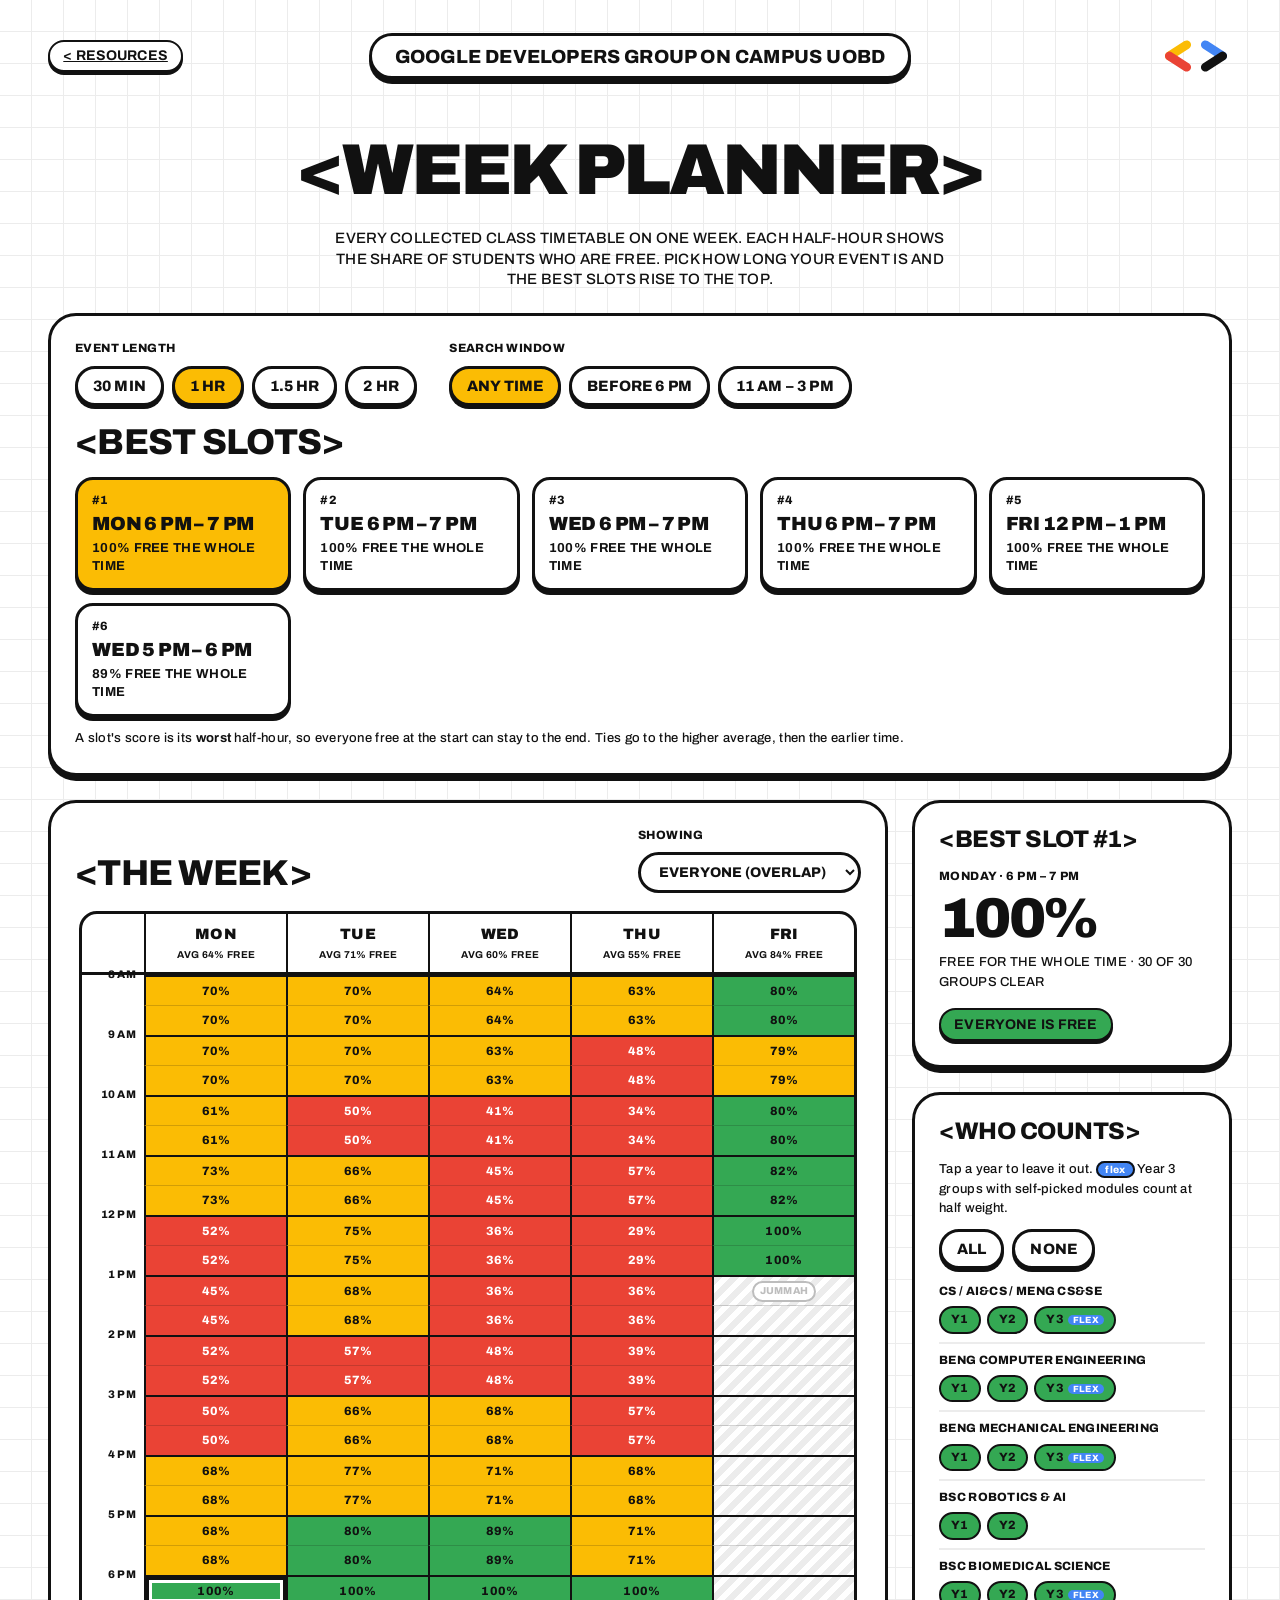
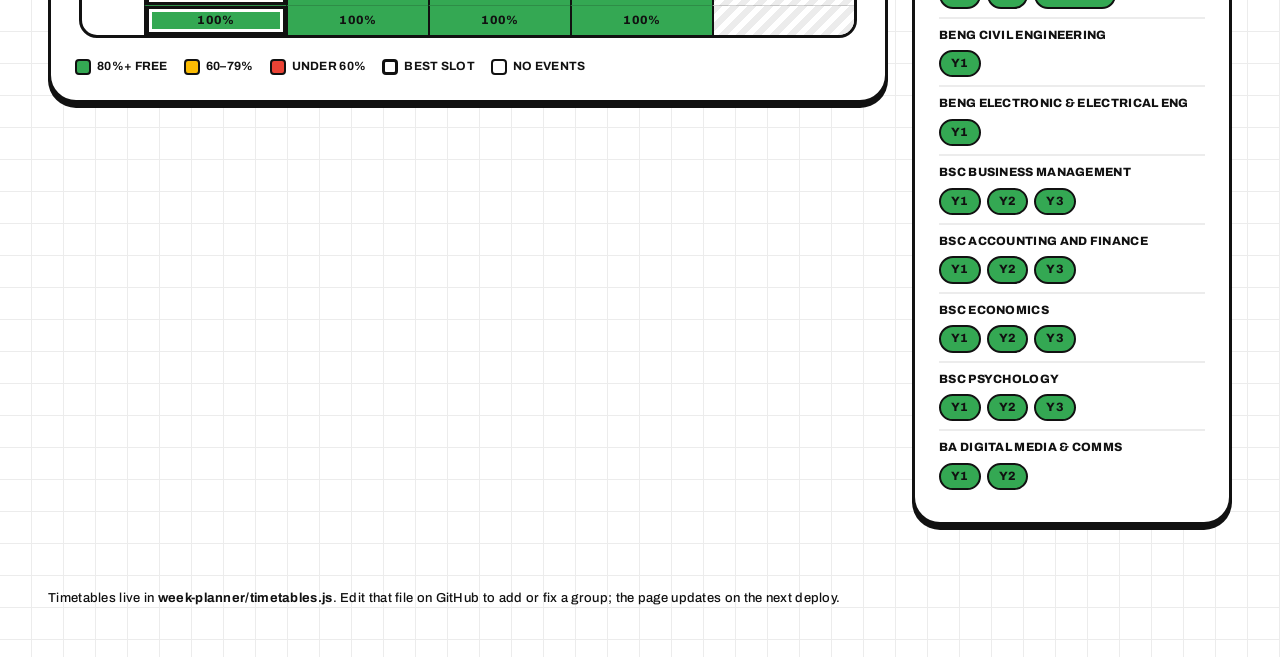
<file: week-planner/index.html>
<!doctype html>
<html lang="en">
<head>
  <meta charset="utf-8">
  <meta name="viewport" content="width=device-width, initial-scale=1">
  <title>GDG Week Planner</title>
  <link rel="icon" href="../kit/assets/logo-mark.svg">
  <link rel="stylesheet" href="../kit/css/tokens.css">
  <link rel="stylesheet" href="../kit/css/base.css">
  <link rel="stylesheet" href="../kit/css/components.css">
<style>
  .wrap{display:grid;gap:var(--space-5);max-width:1280px}
  .wrap > h1{text-align:center;margin-top:var(--space-5)}
  .lede{margin:0 auto;text-align:center;max-width:70ch}
  .foot{padding-block:0 var(--space-7)}
  .panel{padding:var(--space-5);min-width:0}
  .panel h2{margin:0 0 var(--space-4)}
  .side h2.t-h2{font-size:24px}
  .small{font-size:var(--small-size);line-height:1.5}
  .cap{font-size:12px;font-weight:800;letter-spacing:.04em}

  .controls{display:flex;flex-wrap:wrap;gap:var(--space-4) var(--space-6);align-items:end}
  .ctl{display:grid;gap:var(--space-2)}
  .seg{display:flex;flex-wrap:wrap;gap:var(--space-2)}
  .btn[aria-pressed="true"]{background:var(--yellow)}
  select{font:inherit;font-size:14px;font-weight:800;text-transform:uppercase;color:var(--ink);background:var(--paper);border:var(--stroke) solid var(--ink);border-radius:var(--radius-pill);padding:9px 14px;max-width:100%}

  .picks{display:grid;grid-template-columns:repeat(auto-fill,minmax(190px,1fr));gap:var(--space-3)}
  .pick{font:inherit;text-transform:uppercase;text-align:left;color:var(--ink);background:var(--paper);border:var(--stroke) solid var(--ink);border-radius:var(--radius-inner);padding:12px 14px;cursor:pointer;box-shadow:0 4px 0 var(--ink);display:grid;gap:4px;transition:translate var(--dur-fast) var(--ease-spring),box-shadow var(--dur-fast) var(--ease-spring)}
  .pick:hover{translate:0 -2px;box-shadow:0 6px 0 var(--ink)}
  .pick.active{background:var(--yellow)}
  .pick .rank{font-size:12px;font-weight:800}
  .pick .when{font-size:19px;font-weight:900;letter-spacing:-.01em;line-height:1.1}
  .pick .pct{font-size:13px;font-weight:700;font-variant-numeric:tabular-nums}

  .layout{display:grid;grid-template-columns:minmax(0,1fr) 320px;gap:var(--space-5);align-items:start}
  @media (max-width:980px){.layout{grid-template-columns:1fr}}
  .side{display:grid;gap:var(--space-5)}

  .scroll{overflow-x:auto;padding:4px}
  .week{display:grid;grid-template-columns:62px repeat(5,minmax(96px,1fr));min-width:560px;border:var(--stroke) solid var(--ink);border-radius:var(--radius-inner);overflow:hidden;background:var(--paper)}
  .corner{border-bottom:var(--stroke) solid var(--ink)}
  .dayhead{padding:10px 6px;text-align:center;font-weight:900;font-size:15px;border-bottom:var(--stroke) solid var(--ink);border-left:2px solid var(--ink)}
  .dayhead small{display:block;font-size:10px;font-weight:700;margin-top:2px}
  .time{font-size:11px;font-weight:800;text-align:right;padding:0 8px;font-variant-numeric:tabular-nums;height:30px;line-height:1;transform:translateY(-6px)}
  .time.half{color:transparent}
  .cell{font:inherit;height:30px;border:0;border-left:2px solid var(--ink);border-top:1px solid rgb(17 17 17 / .18);display:flex;align-items:center;justify-content:center;font-size:12px;font-weight:800;font-variant-numeric:tabular-nums;cursor:pointer;color:var(--ink);padding:0}
  .cell.hour{border-top:2px solid var(--ink)}
  .cell.t-good{background:var(--green)}
  .cell.t-ok{background:var(--yellow)}
  .cell.t-bad{background:var(--red);color:var(--paper)}
  .cell.t-free{background:var(--paper);color:var(--muted)}
  .cell.closed{background:repeating-linear-gradient(135deg,var(--grid-line) 0 6px,var(--paper) 6px 12px);cursor:default;color:var(--muted)}
  .cell.inpick{box-shadow:inset 0 0 0 3px var(--ink),inset 0 0 0 6px var(--paper)}
  .cell.sel{box-shadow:inset 0 0 0 3px var(--blue),inset 0 0 0 6px var(--paper)}
  .cell:focus-visible{outline:3px solid var(--focus);outline-offset:-3px}
  .closedtag{font-size:10px;background:var(--paper);padding:1px 6px;border:2px solid var(--muted);border-radius:999px}
  .legend{display:flex;flex-wrap:wrap;gap:var(--space-2) var(--space-4);margin-top:var(--space-4);align-items:center}
  .legend span{display:inline-flex;align-items:center;gap:6px;font-size:12px;font-weight:700}
  .sw{width:16px;height:16px;border:2px solid var(--ink);border-radius:4px;display:inline-block}

  .stat{font-size:56px;font-weight:900;letter-spacing:-.04em;line-height:1;font-variant-numeric:tabular-nums}
  .busylist{display:grid;gap:6px;margin-top:12px}
  .busylist li{display:flex;justify-content:space-between;gap:8px;font-size:13px;border-bottom:2px solid var(--grid-line);padding-bottom:6px}
  .busylist b{font-weight:900}
  .tag{font-size:10px;font-weight:800;border:2px solid var(--ink);border-radius:999px;padding:1px 7px;white-space:nowrap;align-self:start}
  .tag.flex{background:var(--blue);color:var(--paper)}

  .major{display:grid;gap:6px;padding-block:8px;border-top:2px solid var(--grid-line)}
  .major:first-of-type{border-top:0}
  .mname{font-size:12px;font-weight:800}
  .chips{display:flex;gap:6px;flex-wrap:wrap}
  .chip{font:inherit;border:2px solid var(--ink);border-radius:999px;padding:3px 10px;font-size:12px;font-weight:800;background:var(--green);color:var(--ink);cursor:pointer}
  .chip[aria-pressed="false"]{background:var(--paper);color:var(--muted);text-decoration:line-through;border-color:var(--muted)}
  .chip .f{font-size:9px;margin-left:4px;background:var(--blue);color:var(--paper);border-radius:999px;padding:0 5px}
  .grouptools{display:flex;gap:var(--space-2);margin-bottom:6px;flex-wrap:wrap}
</style>
</head>
<body>
<div class="page wrap">
  <header class="topbar">
    <a class="pill pill--sm" href="../">&lt; RESOURCES</a>
    <span class="pill pill--header">GOOGLE DEVELOPERS GROUP ON CAMPUS UOBD</span>
    <img class="logo-mark" src="../kit/assets/logo-mark.svg" alt="GDG bracket mark">
  </header>
  <h1 class="t-h1 bracketed">WEEK PLANNER</h1>
  <p class="lede footer-copy">EVERY COLLECTED CLASS TIMETABLE ON ONE WEEK. EACH HALF-HOUR SHOWS THE SHARE OF STUDENTS WHO ARE FREE. PICK HOW LONG YOUR EVENT IS AND THE BEST SLOTS RISE TO THE TOP.</p>

  <section class="card panel" aria-labelledby="picksTitle">
    <div class="controls" style="margin-bottom:18px">
      <div class="ctl">
        <span class="cap">Event length</span>
        <div class="seg" id="durSeg"></div>
      </div>
      <div class="ctl">
        <span class="cap">Search window</span>
        <div class="seg" id="winSeg"></div>
      </div>
    </div>
    <h2 id="picksTitle" class="t-h2 bracketed">BEST SLOTS</h2>
    <div class="picks" id="picks"></div>
    <p class="small t-sentence" style="margin:12px 0 0">A slot's score is its <b>worst</b> half-hour, so everyone free at the start can stay to the end. Ties go to the higher average, then the earlier time.</p>
  </section>

  <div class="layout">
    <section class="card panel" aria-labelledby="weekTitle">
      <div class="controls" style="justify-content:space-between;margin-bottom:14px">
        <h2 id="weekTitle" class="t-h2 bracketed" style="margin:0">THE WEEK</h2>
        <div class="ctl">
          <label class="cap" for="viewSel">Showing</label>
          <select id="viewSel"></select>
        </div>
      </div>
      <div class="scroll"><div class="week" id="week" role="grid"></div></div>
      <div class="legend" id="legend"></div>
    </section>

    <div class="side">
      <section class="card panel" aria-live="polite" id="detail"></section>
      <section class="card panel" aria-labelledby="groupsTitle">
        <h2 id="groupsTitle" class="t-h2 bracketed">WHO COUNTS</h2>
        <p class="small t-sentence" style="margin:0 0 10px">Tap a year to leave it out. <span class="tag flex">flex</span> Year 3 groups with self-picked modules count at half weight.</p>
        <div class="grouptools">
          <button class="btn btn--sm" id="allOn" type="button">ALL</button>
          <button class="btn btn--sm" id="allOff" type="button">NONE</button>
        </div>
        <div id="groups"></div>
      </section>
    </div>
  </div>
</div>

<footer class="page foot">
  <p class="small t-sentence">Timetables live in <b>week-planner/timetables.js</b>. Edit that file on GitHub to add or fix a group; the page updates on the next deploy.</p>
</footer>

<script src="timetables.js"></script>
<script>
const DAYS=['Mon','Tue','Wed','Thu','Fri'];
const DAY_NAMES={Mon:'Monday',Tue:'Tuesday',Wed:'Wednesday',Thu:'Thursday',Fri:'Friday'};
const START=8, END=19, STEP=0.5;
const DAY_END={Mon:19,Tue:19,Wed:19,Thu:19,Fri:13}; // Friday stops at 1 PM for Jummah
const DURS=[{h:.5,l:'30 min'},{h:1,l:'1 hr'},{h:1.5,l:'1.5 hr'},{h:2,l:'2 hr'}];
const WINS=[{id:'all',l:'Any time',s:8,e:19},{id:'day',l:'Before 6 PM',s:8,e:18},{id:'lunch',l:'11 AM – 3 PM',s:11,e:15}];
const weight=g=>g.flexible?.5:1;
const busyAt=(g,d,h)=>g.busy.some(([dd,s,e])=>dd===d&&h>=s&&h<e);
const fmt=h=>{const hh=Math.floor(h),m=h%1?':30':'';const ap=hh<12?'AM':'PM';return (hh%12||12)+m+' '+ap};
const label=g=>g.major+' '+g.year;

const state={dur:1,win:'all',view:'all',sel:null,pick:0,included:new Set(GROUPS.map(g=>g.id))};
try{const s=JSON.parse(localStorage.getItem('gdg-week-planner')||'{}');if(s.dur)state.dur=s.dur;if(s.win)state.win=s.win;if(Array.isArray(s.excluded))s.excluded.forEach(id=>state.included.delete(id));}catch(e){}
function save(){try{localStorage.setItem('gdg-week-planner',JSON.stringify({dur:state.dur,win:state.win,excluded:GROUPS.filter(g=>!state.included.has(g.id)).map(g=>g.id)}))}catch(e){}}

function slots(){const r=[];for(let h=START;h<END;h+=STEP)r.push(h);return r}
function score(d,h){
  const act=GROUPS.filter(g=>state.included.has(g.id));
  const total=act.reduce((s,g)=>s+weight(g),0);
  let free=0;const busy=[];
  act.forEach(g=>{if(busyAt(g,d,h))busy.push(g);else free+=weight(g)});
  return {pct: total? Math.round(100*free/total):null, busy, total, freeGroups:act.length-busy.length, groups:act.length};
}
function tier(p){return p==null?'t-free':p>=80?'t-good':p>=60?'t-ok':'t-bad'}

function bestSlots(){
  const w=WINS.find(x=>x.id===state.win), n=state.dur/STEP, cands=[];
  DAYS.forEach(d=>{
    const end=Math.min(DAY_END[d],w.e);
    for(let h=w.s;h+state.dur<=end;h+=STEP){
      const ps=[];for(let i=0;i<n;i++)ps.push(score(d,h+i*STEP).pct);
      if(ps.some(p=>p==null))return;
      cands.push({d,h,min:Math.min(...ps),avg:ps.reduce((a,b)=>a+b,0)/n});
    }
  });
  cands.sort((a,b)=>b.min-a.min||b.avg-a.avg||DAYS.indexOf(a.d)-DAYS.indexOf(b.d)||a.h-b.h);
  const out=[];
  for(const c of cands){
    if(out.some(o=>o.d===c.d&&c.h<o.h+state.dur&&o.h<c.h+state.dur))continue; // no overlapping picks
    if(out.filter(o=>o.d===c.d).length>=2)continue; // spread across the week
    out.push(c);if(out.length===6)break;
  }
  return out;
}

function renderControls(){
  const dur=document.getElementById('durSeg');dur.innerHTML='';
  DURS.forEach(x=>{const b=document.createElement('button');b.type='button';b.className='btn btn--sm';b.textContent=x.l;b.setAttribute('aria-pressed',state.dur===x.h);
    b.onclick=()=>{state.dur=x.h;state.pick=0;state.sel=null;save();render()};dur.appendChild(b)});
  const win=document.getElementById('winSeg');win.innerHTML='';
  WINS.forEach(x=>{const b=document.createElement('button');b.type='button';b.className='btn btn--sm';b.textContent=x.l;b.setAttribute('aria-pressed',state.win===x.id);
    b.onclick=()=>{state.win=x.id;state.pick=0;state.sel=null;save();render()};win.appendChild(b)});
}

let picks=[];
function renderPicks(){
  picks=bestSlots();
  const el=document.getElementById('picks');el.innerHTML='';
  if(!picks.length){el.innerHTML='<p class="small">NO SLOT FITS. TRY A SHORTER EVENT OR A WIDER WINDOW.</p>';return}
  picks.forEach((p,i)=>{
    const b=document.createElement('button');b.type='button';b.className='pick'+(i===state.pick&&!state.sel?' active':'');
    b.innerHTML=`<span class="rank">#${i+1}</span><span class="when">${p.d} ${fmt(p.h)} – ${fmt(p.h+state.dur)}</span><span class="pct">${p.min}% free the whole time</span>`;
    b.onclick=()=>{state.pick=i;state.sel=null;render()};
    el.appendChild(b);
  });
}

function renderWeek(){
  const w=document.getElementById('week');w.innerHTML='';
  const single=state.view!=='all'?GROUPS.find(g=>g.id===state.view):null;
  const pk=!state.sel&&picks[state.pick];
  w.appendChild(Object.assign(document.createElement('div'),{className:'corner'}));
  DAYS.forEach(d=>{
    const h=document.createElement('div');h.className='dayhead';
    let sub='';
    if(!single){const ps=slots().filter(x=>x<DAY_END[d]).map(x=>score(d,x).pct);sub=`avg ${Math.round(ps.reduce((a,b)=>a+b,0)/ps.length)||0}% free`}
    else sub=d==='Fri'?'until 1 PM':'';
    h.innerHTML=`${d}<small>${sub}</small>`;w.appendChild(h);
  });
  slots().forEach(h=>{
    const t=document.createElement('div');t.className='time'+(h%1?' half':'');t.textContent=fmt(h);w.appendChild(t);
    DAYS.forEach(d=>{
      const c=document.createElement('button');c.type='button';
      const hour=h%1===0?' hour':'';
      if(h>=DAY_END[d]){
        c.className='cell closed'+hour;c.tabIndex=-1;c.disabled=true;
        if(h===DAY_END[d])c.innerHTML='<span class="closedtag">Jummah</span>';
        w.appendChild(c);return;
      }
      if(single){
        const b=busyAt(single,d,h);
        c.className='cell'+hour+(b?' t-bad':' t-good');c.textContent=b&&(h%1===0||!busyAt(single,d,h-STEP))?'CLASS':'';
        c.setAttribute('aria-label',`${d} ${fmt(h)}: ${b?'in class':'free'}`);
      }else{
        const s=score(d,h);
        c.className='cell'+hour+' '+tier(s.pct);c.textContent=s.pct==null?'–':s.pct+'%';
        c.setAttribute('aria-label',`${d} ${fmt(h)}: ${s.pct}% free`);
      }
      if(pk&&pk.d===d&&h>=pk.h&&h<pk.h+state.dur)c.classList.add('inpick');
      if(state.sel&&state.sel.d===d&&state.sel.h===h)c.classList.add('sel');
      c.onclick=()=>{state.sel={d,h};render()};
      w.appendChild(c);
    });
  });
  document.getElementById('legend').innerHTML=single
    ? '<span><i class="sw" style="background:var(--red)"></i>In class</span><span><i class="sw" style="background:var(--green)"></i>Free</span>'
    : '<span><i class="sw" style="background:var(--green)"></i>80%+ free</span><span><i class="sw" style="background:var(--yellow)"></i>60–79%</span><span><i class="sw" style="background:var(--red)"></i>Under 60%</span><span><i class="sw" style="border-width:3px"></i>Best slot</span><span><i class="sw" style="background:repeating-linear-gradient(135deg,var(--off) 0 3px,var(--paper) 3px 6px)"></i>No events</span>';
}

function renderDetail(){
  const el=document.getElementById('detail');
  let d,h,len,title;
  if(state.sel){({d,h}=state.sel);len=STEP;title='THIS HALF-HOUR'}
  else if(picks[state.pick]){({d,h}=picks[state.pick]);len=state.dur;title='BEST SLOT #'+(state.pick+1)}
  else{el.innerHTML='<h2 class="t-h2">NOTHING SELECTED</h2><p class="small">TAP A SLOT ON THE WEEK.</p>';return}
  // Anyone busy at any point in the span misses part of it
  const act=GROUPS.filter(g=>state.included.has(g.id));
  const busy=[];
  for(let x=h;x<h+len;x+=STEP)act.forEach(g=>{if(busyAt(g,d,x)&&!busy.includes(g))busy.push(g)});
  const total=act.reduce((s,g)=>s+weight(g),0), free=act.filter(g=>!busy.includes(g)).reduce((s,g)=>s+weight(g),0);
  const pct=total?Math.round(100*free/total):0;
  el.innerHTML=`<h2 class="t-h2 bracketed">${title}</h2>
    <div class="cap" style="margin-bottom:6px">${DAY_NAMES[d]} · ${fmt(h)} – ${fmt(h+len)}</div>
    <div class="stat">${pct}%</div>
    <p class="small" style="margin:6px 0 0">free for the whole time · ${act.length-busy.length} of ${act.length} groups clear</p>
    ${busy.length?`<div class="cap" style="margin-top:16px">In class (${busy.length})</div><ul class="busylist">${busy.map(g=>`<li><span><b>${g.year}</b> ${g.major}</span>${g.flexible?'<span class="tag flex">flex</span>':''}</li>`).join('')}</ul>`
      :'<p class="cap" style="margin-top:16px"><span class="pill pill--sm pill--filled-green">EVERYONE IS FREE</span></p>'}
    ${state.sel?'<button class="btn btn--sm" type="button" id="backPick" style="margin-top:14px">&lt;Back to best slot&gt;</button>':''}`;
  const bb=document.getElementById('backPick');if(bb)bb.onclick=()=>{state.sel=null;render()};
}

function renderGroups(){
  const el=document.getElementById('groups');el.innerHTML='';
  const by={};GROUPS.forEach(g=>(by[g.major]=by[g.major]||[]).push(g));
  Object.entries(by).forEach(([m,gs])=>{
    const div=document.createElement('div');div.className='major';
    div.innerHTML=`<div class="mname">${m}</div>`;
    const chips=document.createElement('div');chips.className='chips';
    gs.forEach(g=>{
      const c=document.createElement('button');c.type='button';c.className='chip';c.setAttribute('aria-pressed',state.included.has(g.id));
      c.setAttribute('aria-label',`${label(g)}${g.flexible?' (flexible)':''}`);
      c.innerHTML=g.year+(g.flexible?'<span class="f">FLEX</span>':'');
      c.onclick=()=>{state.included.has(g.id)?state.included.delete(g.id):state.included.add(g.id);state.pick=0;save();render()};
      chips.appendChild(c);
    });
    div.appendChild(chips);el.appendChild(div);
  });
}

function buildViewSelect(){
  const s=document.getElementById('viewSel');
  s.innerHTML='<option value="all">Everyone (overlap)</option>';
  const by={};GROUPS.forEach(g=>(by[g.major]=by[g.major]||[]).push(g));
  Object.entries(by).forEach(([m,gs])=>{const og=document.createElement('optgroup');og.label=m;
    gs.forEach(g=>og.appendChild(new Option(g.year+(g.flexible?' (flex)':'')+' timetable',g.id)));s.appendChild(og)});
  s.onchange=()=>{state.view=s.value;renderWeek()};
}

function render(){renderControls();renderPicks();renderWeek();renderDetail();renderGroups()}
document.getElementById('allOn').onclick=()=>{state.included=new Set(GROUPS.map(g=>g.id));state.pick=0;save();render()};
document.getElementById('allOff').onclick=()=>{state.included=new Set();state.pick=0;save();render()};
buildViewSelect();render();
</script>

</body>
</html>
</file>
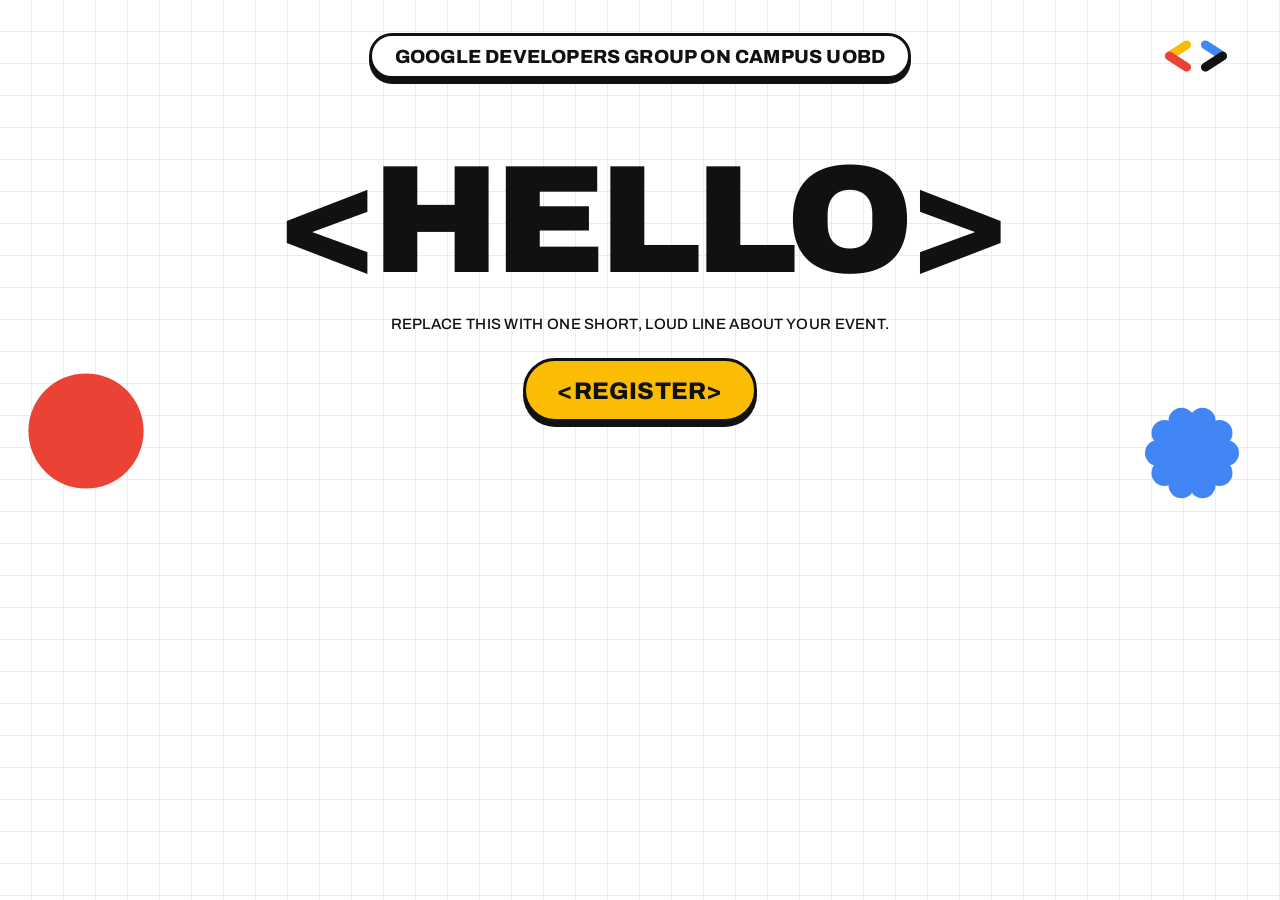
<file: design/starter.html>
<!doctype html>
<html lang="en">
<head>
  <meta charset="utf-8">
  <meta name="viewport" content="width=device-width, initial-scale=1">
  <title>GDG UOBD Starter</title>
  <!-- Copy this file and the kit/ folder. If kit/ sits next to your page, drop the "../" -->
  <link rel="icon" href="../kit/assets/logo-mark.svg">
  <link rel="stylesheet" href="../kit/css/tokens.css">
  <link rel="stylesheet" href="../kit/css/base.css">
  <link rel="stylesheet" href="../kit/css/components.css">
  <style>
    .hero {
      display: grid;
      justify-items: center;
      gap: var(--space-5);
      padding-block: var(--space-8);
      text-align: center;
    }
  </style>
</head>
<body>
  <main class="page">
    <header class="topbar">
      <span></span>
      <span class="pill pill--header">GOOGLE DEVELOPERS GROUP ON CAMPUS UOBD</span>
      <img class="logo-mark" src="../kit/assets/logo-mark.svg" alt="GDG bracket mark">
    </header>

    <section class="hero">
      <h1 class="t-display bracketed">HELLO</h1>
      <p class="footer-copy">REPLACE THIS WITH ONE SHORT, LOUD LINE ABOUT YOUR EVENT.</p>
      <a class="btn btn--primary btn--lg" href="#">&lt;REGISTER&gt;</a>
    </section>

    <svg class="shape shape--red drift" style="position:absolute;left:2%;bottom:8%;width:120px" aria-hidden="true"><use href="../kit/assets/shapes.svg#circle"/></svg>
    <svg class="shape shape--blue drift drift--slow" style="position:absolute;right:3%;bottom:4%;width:100px" aria-hidden="true"><use href="../kit/assets/shapes.svg#flower"/></svg>
  </main>
</body>
</html>
</file>
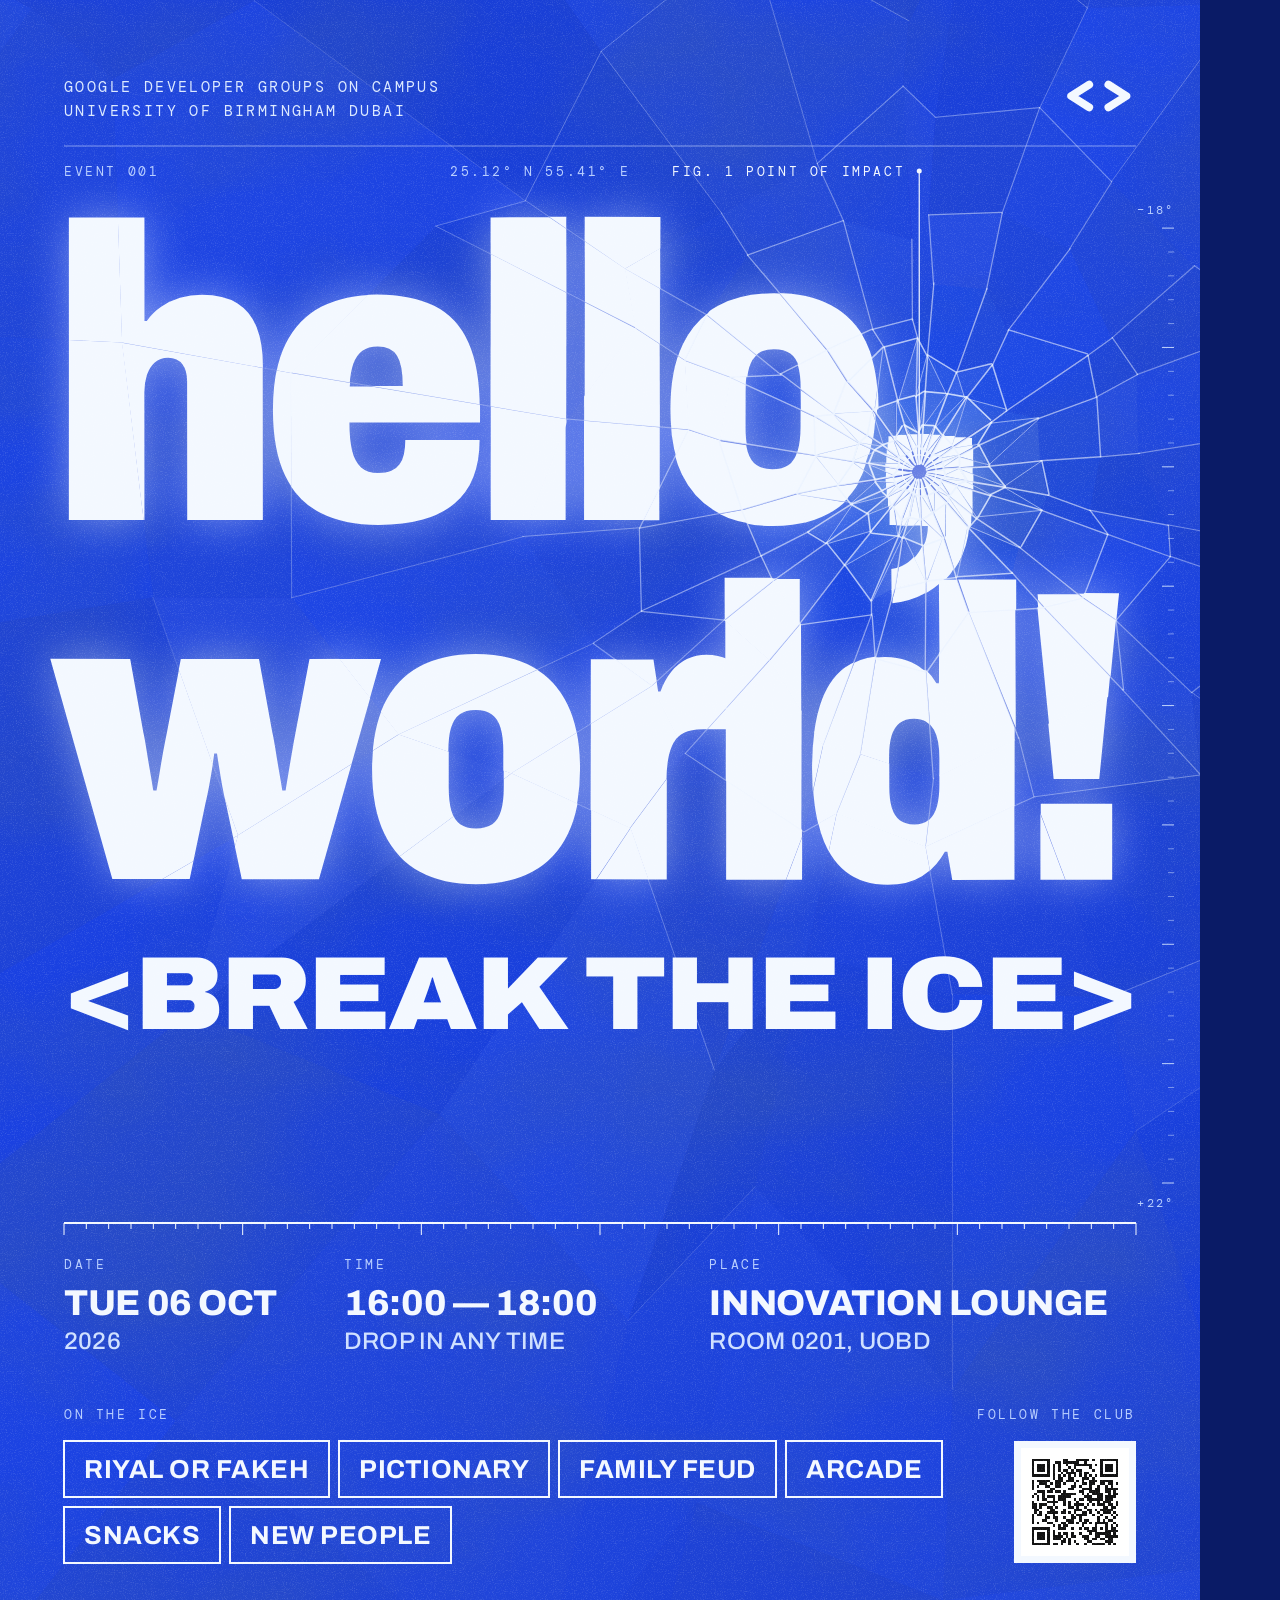
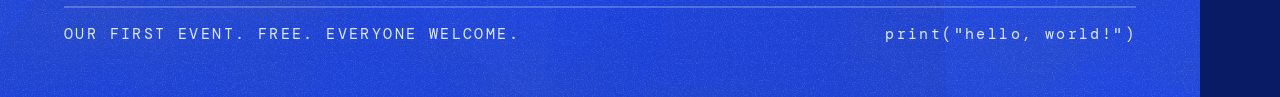
<file: hello-world/poster/poster-source.html>
<!doctype html>
<html lang="en">
<head>
<meta charset="utf-8">
<title>hello, world! poster</title>
<style>
  @font-face { font-family: "Archivo"; src: url("../../kit/fonts/archivo-latin-wdth-normal.woff2") format("woff2"); font-weight: 100 900; font-stretch: 62% 125%; }
  @font-face { font-family: "DM Mono"; src: url("../fonts/DMMono-Regular.ttf") format("truetype"); font-weight: 400; }
  @page { size: 1200px 1697px; margin: 0; }
  html, body { margin: 0; padding: 0; background: #0A1B66; }
  svg { display: block; width: 1200px; height: 1697px; }
  .mono { font-family: "DM Mono", monospace; font-size: 15px; letter-spacing: 0.16em; fill: #DCE9FF; }
  .mono-s { font-family: "DM Mono", monospace; font-size: 12px; letter-spacing: 0.18em; fill: #B8CEFF; }
  .label { font-family: "DM Mono", monospace; font-size: 13px; letter-spacing: 0.2em; fill: #B8CEFF; }
  .title { font-family: "Archivo"; font-weight: 900; font-stretch: 82%; letter-spacing: -0.05em; fill: #F3F8FF; }
  .big { font-family: "Archivo"; font-weight: 900; font-stretch: 112%; letter-spacing: -0.02em; fill: #F3F8FF; }
  .info { font-family: "Archivo"; font-weight: 800; font-stretch: 100%; letter-spacing: -0.01em; fill: #F3F8FF; }
  .info-l { font-family: "Archivo"; font-weight: 500; font-stretch: 100%; letter-spacing: 0.01em; fill: #CFE0FF; }
  .tag { font-family: "Archivo"; font-weight: 700; font-stretch: 100%; letter-spacing: 0.02em; fill: #F3F8FF; }
</style>
</head>
<body>
<svg id="poster" xmlns="http://www.w3.org/2000/svg" viewBox="0 0 1200 1697">
  <defs>
    <filter id="frost" x="-20%" y="-30%" width="140%" height="160%">
      <feGaussianBlur stdDeviation="22"/>
    </filter>
    <filter id="grain" x="0" y="0" width="100%" height="100%">
      <feTurbulence type="fractalNoise" baseFrequency="0.9" numOctaves="3" seed="7" stitchTiles="stitch"/>
      <feColorMatrix type="matrix" values="0 0 0 0 0.86  0 0 0 0 0.92  0 0 0 0 1  0 0 0 2.4 -1.25"/>
    </filter>
    <filter id="mottle" x="0" y="0" width="100%" height="100%">
      <feTurbulence type="fractalNoise" baseFrequency="0.0035 0.006" numOctaves="4" seed="19"/>
      <feColorMatrix type="matrix" values="0 0 0 0 0.04  0 0 0 0 0.10  0 0 0 0 0.42  0 0 0 1.6 -0.62"/>
    </filter>
    <radialGradient id="bloom" cx="0" cy="0" r="1" gradientUnits="userSpaceOnUse">
      <stop offset="0" stop-color="#7FB2FF" stop-opacity="0.55"/>
      <stop offset="0.45" stop-color="#3C63F0" stop-opacity="0.18"/>
      <stop offset="1" stop-color="#1E3FD9" stop-opacity="0"/>
    </radialGradient>
    <g id="titleText"></g>
  </defs>

  <rect width="1200" height="1697" fill="#1E3FD9"/>
  <g id="shards"></g>
  <rect width="1200" height="1697" filter="url(#mottle)" opacity="0.55"/>
  <circle id="bloomDot" r="620" fill="url(#bloom)"/>
  <use href="#titleText" filter="url(#frost)" opacity="0.42"/>
  <g id="textShards"></g>
  <g id="cracks"></g>
  <g id="chrome"></g>
  <rect width="1200" height="1697" filter="url(#grain)" opacity="0.16" style="mix-blend-mode:screen"/>
</svg>

<script>
const NS = "http://www.w3.org/2000/svg";
const W = 1200, H = 1697, M = 64;
const $ = (id) => document.getElementById(id);
function el(tag, attrs = {}, parent, text) {
  const n = document.createElementNS(NS, tag);
  for (const [k, v] of Object.entries(attrs)) n.setAttribute(k, v);
  if (text != null) n.textContent = text;
  if (parent) parent.appendChild(n);
  return n;
}
function rng(seed) { return () => { seed |= 0; seed = seed + 0x6D2B79F5 | 0; let t = Math.imul(seed ^ seed >>> 15, 1 | seed); t = t + Math.imul(t ^ t >>> 7, 61 | t) ^ t; return ((t ^ t >>> 14) >>> 0) / 4294967296; }; }

Promise.all([document.fonts.load('900 100px "Archivo"'), document.fonts.load('800 100px "Archivo"'), document.fonts.load('500 100px "Archivo"'), document.fonts.load('15px "DM Mono"')]).then(() => {
  const defs = document.querySelector("defs");
  const titleG = $("titleText");

  // ---- Title: fit "hello," / "world!" to the measure ----
  const measure = W - 2 * M;
  const t1 = el("text", { class: "title", x: M, "font-size": 100 }, titleG, "hello,");
  const t2 = el("text", { class: "title", x: M, "font-size": 100 }, titleG, "world!");
  const scratch = el("g", {}, $("poster"));
  const probe = el("text", { class: "title", "font-size": 100 }, scratch, "world!");
  const wide = Math.max(probe.getBBox().width, (probe.textContent = "hello,", probe.getBBox().width));
  scratch.remove();
  const fs = Math.floor(100 * measure / wide);
  const top = 214;
  const y1 = top + Math.round(fs * 0.735);
  const y2 = y1 + Math.round(fs * 0.86);
  for (const [t, y] of [[t1, y1], [t2, y2]]) { t.setAttribute("font-size", fs); t.setAttribute("y", y); t.setAttribute("x", M - fs * 0.035); }

  // the comma is the point of impact
  const comma = t1.getExtentOfChar(5);
  const P = { x: comma.x + comma.width * 0.5, y: comma.y + comma.height * 0.70 };
  $("bloomDot").setAttribute("cx", P.x); $("bloomDot").setAttribute("cy", P.y);

  // ---- Fracture: radial rays + broken concentric rings, like struck ice ----
  const R = rng(20261006);
  const RAYS = 24;
  const angles = [];
  for (let i = 0; i < RAYS; i++) angles.push((i + 0.1 + R() * 0.8) / RAYS * Math.PI * 2);
  const radii = [0, 16, 38, 70, 115, 178, 262, 380, 545, 780, 1150, 2600];
  const pt = [];
  for (let k = 0; k < radii.length; k++) {
    pt[k] = [];
    for (let i = 0; i < RAYS; i++) {
      if (k === 0) { pt[k][i] = { x: P.x, y: P.y }; continue; }
      const r = radii[k] * (0.82 + R() * 0.36);
      const a = angles[i] + (R() - 0.5) * 0.06;
      pt[k][i] = { x: P.x + Math.cos(a) * r, y: P.y + Math.sin(a) * r };
    }
  }
  const ringP = [1, 1, 1, 0.95, 0.85, 0.7, 0.55, 0.4, 0.28, 0.16, 0, 0];
  const ring = pt.map((_, k) => angles.map(() => k > 0 && R() < ringP[k]));
  const rayEnd = angles.map(() => 6 + Math.floor(R() * 6));

  const shardsG = $("shards"), textG = $("textShards"), crackG = $("cracks");
  const fmt = (pts) => "M" + pts.map(p => `${p.x.toFixed(2)} ${p.y.toFixed(2)}`).join("L");
  const op = (kk) => Math.max(0.12, 1 - kk * 0.1).toFixed(2);
  const sw = (kk) => Math.max(0.7, 1.9 - kk * 0.13).toFixed(2);
  let n = 0;
  for (let k = 0; k < radii.length - 1; k++) {
    for (let i = 0; i < RAYS; i++) {
      const j = (i + 1) % RAYS;
      const poly = k === 0 ? [pt[0][i], pt[1][i], pt[1][j]] : [pt[k][i], pt[k + 1][i], pt[k + 1][j], pt[k][j]];
      let pieces = [poly], diag = null;
      if (k >= 1 && k <= 3) {
        if (R() < 0.5) { pieces = [[poly[0], poly[1], poly[2]], [poly[0], poly[2], poly[3]]]; diag = [poly[0], poly[2]]; }
        else { pieces = [[poly[0], poly[1], poly[3]], [poly[1], poly[2], poly[3]]]; diag = [poly[1], poly[3]]; }
      }
      pieces.forEach((pc, pi) => {
        const cx = pc.reduce((s, p) => s + p.x, 0) / pc.length;
        const cy = pc.reduce((s, p) => s + p.y, 0) / pc.length;
        const dx = cx - P.x, dy = cy - P.y, dist = Math.hypot(dx, dy) || 1;
        const push = 6.5 * Math.exp(-dist / 120) + 1.6 * Math.exp(-dist / 420) + R() * 0.8 * Math.exp(-dist / 300);
        const rot = (R() - 0.5) * 1.6 * Math.exp(-dist / 260);
        const tf = `translate(${(dx / dist * push).toFixed(2)} ${(dy / dist * push).toFixed(2)}) rotate(${rot.toFixed(3)} ${cx.toFixed(1)} ${cy.toFixed(1)})`;
        const d = fmt(pc) + "Z";
        const near = Math.exp(-dist / 70);
        const L = 47 + R() * 4 + near * 16;
        el("path", { d, fill: `hsl(${(228 - near * 10).toFixed(1)} ${(74 + R() * 6).toFixed(1)}% ${L.toFixed(1)}%)`, transform: tf }, shardsG);
        const cp = el("clipPath", { id: "c" + n }, defs);
        el("path", { d }, cp);
        const g = el("g", { transform: tf }, textG);
        el("use", { href: "#titleText", "clip-path": `url(#c${n})` }, g);
        n++;
        if (pi === 0) {
          if (k + 1 <= rayEnd[i]) el("path", { d: fmt([pt[k][i], pt[k + 1][i]]), stroke: "#EAF2FF", "stroke-width": sw(k), "stroke-opacity": op(k), fill: "none", "stroke-linecap": "round", transform: tf }, crackG);
          if (ring[k + 1][i]) el("path", { d: fmt([pt[k + 1][i], pt[k + 1][j]]), stroke: "#EAF2FF", "stroke-width": sw(k), "stroke-opacity": op(k), fill: "none", "stroke-linecap": "round", transform: tf }, crackG);
        }
        if (pi === 1 && diag) el("path", { d: fmt(diag), stroke: "#EAF2FF", "stroke-width": "0.8", "stroke-opacity": "0.7", fill: "none", transform: tf }, crackG);
      });
    }
  }

  // ---- Chrome: header, annotation, info, tags, ruler ----
  const ch = $("chrome");
  const hair = { stroke: "#CFE0FF", "stroke-opacity": 0.55, "stroke-width": 1 };
  el("text", { class: "mono", x: M, y: 92 }, ch, "GOOGLE DEVELOPER GROUPS ON CAMPUS");
  el("text", { class: "mono", x: M, y: 116 }, ch, "UNIVERSITY OF BIRMINGHAM DUBAI");
  const mark = el("g", { transform: `translate(${W - M - 74.4} 75.6) scale(0.6)`, fill: "none", stroke: "#F3F8FF", "stroke-width": 13, "stroke-linecap": "round" }, ch);
  el("path", { d: "M16 34 L46 15 M16 34 L46 53 M78 15 L108 34 M78 53 L108 34" }, mark);
  el("line", { x1: M, x2: W - M, y1: 146, y2: 146, ...hair }, ch);
  el("text", { class: "label", x: M, y: 176 }, ch, "EVENT 001");
  el("text", { class: "label", x: M + measure * 0.36, y: 176 }, ch, "25.12° N  55.41° E");

  // FIG. 1: a leader rises from the comma to a label in the header row
  el("circle", { cx: P.x, cy: P.y, r: 17, fill: "none", stroke: "#F3F8FF", "stroke-width": 1.2 }, ch);
  el("line", { x1: P.x, x2: P.x, y1: P.y - 17, y2: 171, stroke: "#F3F8FF", "stroke-width": 1.2 }, ch);
  el("circle", { cx: P.x, cy: 171, r: 2.5, fill: "#F3F8FF" }, ch);
  el("text", { class: "label", x: P.x - 14, y: 176, "text-anchor": "end", style: "fill:#F3F8FF" }, ch, "FIG. 1  POINT OF IMPACT");

  // tagline, fitted to the measure
  const tagY = y2 + Math.round(fs * 0.36);
  const big = el("text", { class: "big", x: M, y: tagY, "font-size": 78 }, ch, "<BREAK THE ICE>");
  big.setAttribute("font-size", (78 * measure / big.getBBox().width).toFixed(2));
  big.setAttribute("x", (2 * M - big.getBBox().x).toFixed(2));

  // bottom-anchored information block
  const fy = H - 58;
  el("line", { x1: M, x2: W - M, y1: fy - 32, y2: fy - 32, ...hair }, ch);
  el("text", { class: "mono", x: M, y: fy }, ch, "OUR FIRST EVENT.  FREE.  EVERYONE WELCOME.");
  el("text", { class: "mono", x: W - M, y: fy, "text-anchor": "end" }, ch, "print(\"hello, world!\")");

  const TH = 56, PADX = 20, GAP = 10, qs = TH * 2 + GAP;
  const tagsBottom = fy - 32 - 44;
  const rowsTop = tagsBottom - (TH * 2 + GAP);
  const ty = rowsTop - 22;
  el("text", { class: "label", x: M, y: ty }, ch, "ON THE ICE");
  const tags = ["RIYAL OR FAKEH", "PICTIONARY", "FAMILY FEUD", "ARCADE", "SNACKS", "NEW PEOPLE"];
  let tx = M, row = rowsTop;
  tags.forEach((t) => {
    const g = el("g", {}, ch);
    const txt = el("text", { class: "tag", x: 0, y: 0, "font-size": 26 }, g, t);
    const w = Math.round(txt.getBBox().width + PADX * 2);
    if (tx + w > W - M - qs - 40) { tx = M; row += TH + GAP; }
    el("rect", { x: tx, y: row, width: w, height: TH, fill: "none", stroke: "#F3F8FF", "stroke-width": 2 }, g);
    txt.setAttribute("x", tx + PADX); txt.setAttribute("y", row + TH / 2 + 9.3);
    g.appendChild(txt);
    tx += w + GAP;
  });
  const qx = W - M - qs, qy = tagsBottom - qs;
  el("rect", { x: qx, y: qy, width: qs, height: qs, fill: "#F3F8FF" }, ch);
  el("image", { href: "../../socials/GDG-UOBD-socials-QR.svg", x: qx + 7, y: qy + 7, width: qs - 14, height: qs - 14 }, ch);
  el("text", { class: "label", x: W - M, y: qy - 22, "text-anchor": "end" }, ch, "FOLLOW THE CLUB");

  const gy = Math.min(ty, qy - 22) - 196;
  el("line", { x1: M, x2: W - M, y1: gy, y2: gy, stroke: "#F3F8FF", "stroke-width": 2 }, ch);
  for (let s = 0; s <= 48; s++) {
    const x = M + s * measure / 48;
    el("line", { x1: x, x2: x, y1: gy, y2: gy + (s % 8 === 0 ? 12 : 6), stroke: "#F3F8FF", "stroke-width": 1 }, ch);
  }
  // columns sized to their facts (3 : 4 : 5) so INNOVATION LOUNGE stays on one line
  const CG = 24, unit = (measure - 2 * CG) / 12;
  const colX = [M, M + 3 * unit + CG, M + 7 * unit + 2 * CG];
  [["DATE", "TUE 06 OCT", "2026"], ["TIME", "16:00 — 18:00", "DROP IN ANY TIME"], ["PLACE", "INNOVATION LOUNGE", "ROOM 0201, UOBD"]].forEach(([k, a, b], c) => {
    const x = colX[c];
    el("text", { class: "label", x, y: gy + 46 }, ch, k);
    el("text", { class: "info", x, y: gy + 92, "font-size": 36 }, ch, a);
    el("text", { class: "info-l", x, y: gy + 126, "font-size": 24 }, ch, b);
  });

  // right-edge temperature rule: the room warms from top to bottom
  const rx = W - 26, r0 = y1 - fs * 0.7, r1 = gy - 40, steps = 40;
  for (let s = 0; s <= steps; s++) {
    const y = r0 + s * (r1 - r0) / steps, long = s % 5 === 0;
    el("line", { x1: rx - (long ? 12 : 6), x2: rx, y1: y, y2: y, stroke: "#CFE0FF", "stroke-width": 1, "stroke-opacity": long ? 0.9 : 0.5 }, ch);
  }
  el("text", { class: "mono-s", x: rx, y: r0 - 14, "text-anchor": "end" }, ch, "−18°");
  el("text", { class: "mono-s", x: rx, y: r1 + 24, "text-anchor": "end" }, ch, "+22°");

  document.body.dataset.ready = "1";
});
</script>
</body>
</html>
</file>
<file: kit/css/tokens.css>
/* GDG on Campus UOBD brand kit: design tokens.
   The source of truth for colour, type, shape and motion. Rules: design/DESIGN.md. */
/* Archivo (SIL Open Font License, see ../fonts/OFL.txt), bundled so pages work offline */
@font-face {
  font-family: "Archivo Variable";
  font-style: normal;
  font-display: swap;
  font-weight: 100 900;
  font-stretch: 62% 125%;
  src: url("../fonts/archivo-latin-wdth-normal.woff2") format("woff2-variations");
  unicode-range: U+0000-00FF, U+0131, U+0152-0153, U+02BB-02BC, U+02C6, U+02DA, U+02DC, U+0304, U+0308, U+0329, U+2000-206F, U+20AC, U+2122, U+2191, U+2193, U+2212, U+2215, U+FEFF, U+FFFD;
}

@font-face {
  font-family: "Archivo Variable";
  font-style: normal;
  font-display: swap;
  font-weight: 100 900;
  font-stretch: 62% 125%;
  src: url("../fonts/archivo-latin-ext-wdth-normal.woff2") format("woff2-variations");
  unicode-range: U+0100-02BA, U+02BD-02C5, U+02C7-02CC, U+02CE-02D7, U+02DD-02FF, U+1D00-1DBF, U+1E00-1E9F, U+1EF2-1EFF, U+2020, U+20A0-20AB, U+20AD-20C0, U+2113, U+2C60-2C7F, U+A720-A7FF;
}

:root {
  /* Colour: paper, ink and the four brand colours */
  --paper: #ffffff;
  --grid-line: #ececec;
  --ink: #111111;
  --muted: #bdbdbd;
  --red: #ea4335;
  --blue: #4285f4;
  --yellow: #fbbc04;
  --green: #34a853;

  /* Role colours: what each brand colour means when it carries information */
  --action: var(--yellow);   /* the main thing to press */
  --info: var(--blue);       /* links, selection, focus */
  --good: var(--green);      /* success, free, open */
  --bad: var(--red);         /* errors, busy, closed */
  --rank-1: var(--yellow);
  --rank-2: var(--blue);
  --rank-3: var(--red);
  --focus: var(--blue);
  --rank-1: var(--yellow);
  --rank-2: var(--blue);
  --rank-3: var(--red);
  --game-dino: var(--green);
  --game-flappy: var(--yellow);
  --game-snake: var(--blue);
  --game-memory: var(--red);
  --game-stack: var(--ink);
  --focus: var(--blue);

  /* Type */
  --font: "Archivo Variable", "Helvetica Neue", Helvetica, Arial, sans-serif;
  --display-size: clamp(64px, 12vw, 180px);
  --display-weight: 900;
  --display-tracking: -0.04em;
  --h1-size: clamp(40px, 6vw, 72px);
  --h2-size: clamp(26px, 3vw, 36px);
  --h2-weight: 800;
  --h2-tracking: -0.02em;
  --pill-size: 18px;
  --pill-weight: 700;
  --pill-tracking: 0.01em;
  --body-size: 15px;
  --body-weight: 500;
  --body-tracking: 0.02em;
  --small-size: 13px;

  /* Grid paper */
  --grid-size: 32px;

  /* Lines, radii and the hard sticker shadow */
  --stroke: 3px;
  --stroke-thin: 2px;
  --radius-pill: 999px;
  --radius-card: 28px;
  --radius-inner: 18px;
  --shadow-offset: 5px;
  --shadow-hover: 7px;
  --shadow: 0 var(--shadow-offset) 0 var(--ink);

  /* Spacing (8px base) */
  --space-1: 4px;
  --space-2: 8px;
  --space-3: 12px;
  --space-4: 16px;
  --space-5: 24px;
  --space-6: 32px;
  --space-7: 48px;
  --space-8: 64px;
  --space-9: 96px;

  /* Motion */
  --ease-spring: cubic-bezier(0.34, 1.56, 0.64, 1);
  --ease-out: cubic-bezier(0.22, 1, 0.36, 1);
  --dur-fast: 150ms;
  --dur: 220ms;
}
</file>
<file: kit/css/base.css>
/* Reset, graph-paper ground and type scale. */
*,
*::before,
*::after {
  box-sizing: border-box;
}

html {
  -webkit-text-size-adjust: 100%;
  text-size-adjust: 100%;
}

body {
  margin: 0;
  min-height: 100vh;
  font-family: var(--font);
  font-size: var(--body-size);
  font-weight: var(--body-weight);
  letter-spacing: var(--body-tracking);
  line-height: 1.45;
  color: var(--ink);
  background-color: var(--paper);
  background-image:
    linear-gradient(var(--grid-line) 1px, transparent 1px),
    linear-gradient(90deg, var(--grid-line) 1px, transparent 1px);
  background-size: var(--grid-size) var(--grid-size);
  background-position: -1px -1px;
  text-transform: uppercase;
  -webkit-font-smoothing: antialiased;
  overflow-x: hidden;
}

h1,
h2,
h3,
p,
ol,
ul,
figure {
  margin: 0;
}

ol,
ul {
  padding: 0;
  list-style: none;
}

img,
svg,
canvas {
  display: block;
  max-width: 100%;
}

button,
input {
  font: inherit;
  letter-spacing: inherit;
  text-transform: inherit;
  color: inherit;
}

a {
  color: inherit;
}

:focus-visible {
  outline: 3px solid var(--focus);
  outline-offset: 4px;
}

[hidden] {
  display: none !important;
}

.sr-only {
  position: absolute;
  width: 1px;
  height: 1px;
  padding: 0;
  margin: -1px;
  overflow: hidden;
  clip: rect(0 0 0 0);
  white-space: nowrap;
  border: 0;
}

/* Type scale */
.t-display {
  font-size: var(--display-size);
  font-weight: var(--display-weight);
  font-stretch: 100%;
  letter-spacing: var(--display-tracking);
  line-height: 0.9;
  white-space: nowrap;
}

.t-h1 {
  font-size: var(--h1-size);
  font-weight: var(--display-weight);
  letter-spacing: var(--display-tracking);
  line-height: 0.95;
}

.t-h2 {
  font-size: var(--h2-size);
  font-weight: var(--h2-weight);
  letter-spacing: var(--h2-tracking);
  line-height: 1.05;
}

.t-pill {
  font-size: var(--pill-size);
  font-weight: var(--pill-weight);
  letter-spacing: var(--pill-tracking);
  line-height: 1;
}

.t-body {
  font-size: var(--body-size);
  font-weight: var(--body-weight);
  letter-spacing: var(--body-tracking);
  line-height: 1.45;
}

.t-small {
  font-size: var(--small-size);
  font-weight: var(--body-weight);
  letter-spacing: var(--body-tracking);
}

.t-score {
  font-weight: 900;
  font-variant-numeric: tabular-nums;
  letter-spacing: -0.02em;
}

/* Code brackets around display headings: <ARCADE> */
.bracketed::before {
  content: "<";
}

.bracketed::after {
  content: ">";
}

@media (prefers-reduced-motion: reduce) {
  *,
  *::before,
  *::after {
    animation-duration: 0.01ms !important;
    animation-iteration-count: 1 !important;
    transition-duration: 0.01ms !important;
  }
}
</file>
<file: kit/css/components.css>
/* Brand components: sticker pills, buttons, inputs, cards, leaderboard rows,
   marquee, shapes and page chrome. */

/* ---------- Page chrome ---------- */
.page {
  position: relative;
  width: 100%;
  max-width: 1280px;
  margin: 0 auto;
  padding-inline: clamp(16px, 4vw, 48px);
  padding-block: var(--space-5) var(--space-8);
  /* Lets .card__peek shapes (z-index: -1) tuck behind cards without leaving the page */
  isolation: isolate;
}

.topbar {
  position: relative;
  display: grid;
  grid-template-columns: 1fr auto 1fr;
  align-items: center;
  gap: var(--space-4);
  min-height: 64px;
}

.topbar > :first-child {
  justify-self: start;
}

.topbar > :last-child {
  justify-self: end;
}

.logo-mark {
  width: 72px;
  height: auto;
}

/* ---------- Sticker pill (the post's signature element) ---------- */
.pill {
  display: inline-flex;
  align-items: center;
  justify-content: center;
  gap: var(--space-2);
  padding: 0.62em 1.15em 0.55em;
  font-size: var(--pill-size);
  font-weight: var(--pill-weight);
  letter-spacing: var(--pill-tracking);
  line-height: 1;
  white-space: nowrap;
  color: var(--ink);
  background: var(--paper);
  border: var(--stroke) solid var(--ink);
  border-radius: var(--radius-pill);
  box-shadow: var(--shadow);
}

.pill--xl {
  font-size: clamp(28px, 5vw, 64px);
  font-weight: 800;
  letter-spacing: -0.01em;
  padding: 0.28em 0.7em 0.24em;
  border-width: 4px;
  box-shadow: 0 7px 0 var(--ink);
}

.pill--lg {
  font-size: clamp(20px, 2.4vw, 28px);
  font-weight: 800;
}

.pill--sm {
  font-size: 14px;
  padding: 0.55em 0.95em 0.5em;
  box-shadow: 0 3px 0 var(--ink);
  border-width: var(--stroke-thin);
}

/* Thin pill: marquee row and hints, no shadow */
.pill--thin {
  border-width: var(--stroke-thin);
  box-shadow: none;
  font-weight: 600;
}

/* Header pill with the club name */
.pill--header {
  font-size: clamp(12px, 1.5vw, 19px);
  font-weight: 800;
  padding: 0.6em 1.2em 0.52em;
}

.pill--filled-yellow { background: var(--yellow); }
.pill--filled-blue { background: var(--blue); }
.pill--filled-red { background: var(--red); }
.pill--filled-green { background: var(--green); }
.pill--filled-ink { background: var(--ink); color: var(--paper); }

/* Decorative tilt, only for collage layouts */
.tilt-1 { rotate: -12deg; }
.tilt-2 { rotate: 9deg; }
.tilt-3 { rotate: -4deg; }
.tilt-4 { rotate: 6deg; }
.tilt-5 { rotate: -8deg; }

/* ---------- Buttons ---------- */
.btn {
  position: relative;
  display: inline-flex;
  align-items: center;
  justify-content: center;
  gap: var(--space-2);
  min-height: 52px;
  padding: 0.7em 1.4em 0.62em;
  font-size: 18px;
  font-weight: 800;
  letter-spacing: 0.01em;
  line-height: 1;
  white-space: nowrap;
  text-decoration: none;
  color: var(--ink);
  background: var(--paper);
  border: var(--stroke) solid var(--ink);
  border-radius: var(--radius-pill);
  box-shadow: 0 var(--shadow-offset) 0 var(--ink);
  cursor: pointer;
  user-select: none;
  transition:
    translate var(--dur-fast) var(--ease-spring),
    box-shadow var(--dur-fast) var(--ease-spring);
}

.btn:hover {
  translate: 0 -2px;
  box-shadow: 0 var(--shadow-hover) 0 var(--ink);
}

.btn:active,
.btn.is-pressed {
  translate: 0 var(--shadow-offset);
  box-shadow: 0 0 0 var(--ink);
  transition-duration: 60ms;
}

.btn:disabled,
.btn[aria-disabled="true"] {
  cursor: not-allowed;
  color: var(--muted);
  border-color: var(--muted);
  box-shadow: 0 var(--shadow-offset) 0 var(--muted);
  translate: none;
}

.btn--primary { background: var(--yellow); }
.btn--blue { background: var(--blue); }
.btn--red { background: var(--red); }
.btn--green { background: var(--green); }
.btn--ink {
  background: var(--ink);
  color: var(--paper);
}

.btn--lg {
  min-height: 64px;
  font-size: 24px;
  padding-inline: 1.3em;
}

.btn--sm {
  min-height: 40px;
  font-size: 15px;
  padding: 0.6em 1em 0.52em;
  box-shadow: 0 3px 0 var(--ink);
}

.btn--sm:hover {
  box-shadow: 0 5px 0 var(--ink);
}

.btn--sm:active {
  translate: 0 3px;
}

/* Text link styled in brand voice */
.link {
  padding: 0;
  font-weight: 700;
  text-decoration: underline;
  text-decoration-thickness: 2px;
  text-underline-offset: 3px;
  background: none;
  border: 0;
  cursor: pointer;
}

/* Keyboard key chip used in hints: SPACE, arrows */
.key {
  display: inline-block;
  min-width: 1.9em;
  padding: 0.18em 0.45em 0.12em;
  font-weight: 800;
  text-align: center;
  background: var(--paper);
  border: var(--stroke-thin) solid var(--ink);
  border-radius: 8px;
  box-shadow: 0 2px 0 var(--ink);
}

/* ---------- Input ---------- */
.field {
  width: 100%;
  min-height: 64px;
  padding: 0.5em 1.1em 0.42em;
  font-size: clamp(20px, 2.4vw, 26px);
  font-weight: 800;
  letter-spacing: 0.01em;
  text-transform: uppercase;
  background: var(--paper);
  border: var(--stroke) solid var(--ink);
  border-radius: var(--radius-pill);
  box-shadow: inset 0 4px 0 rgb(17 17 17 / 0.08);
  outline: none;
  transition: box-shadow var(--dur-fast) var(--ease-out);
}

.field::placeholder {
  color: var(--muted);
  opacity: 1;
}

.field:focus-visible {
  outline: 3px solid var(--focus);
  outline-offset: 4px;
}

.field[aria-invalid="true"] {
  border-color: var(--red);
}

.field-error {
  min-height: 1.45em;
  padding-inline: 1.3em;
  font-size: var(--small-size);
  font-weight: 700;
  color: var(--red);
}

/* ---------- Card / game tile ---------- */
.card {
  position: relative;
  padding: var(--space-5);
  background: var(--paper);
  border: var(--stroke) solid var(--ink);
  border-radius: var(--radius-card);
  box-shadow: var(--shadow);
}

.card--flat {
  box-shadow: none;
}

/* A brand shape that peeks over a corner of a card */
.card__peek {
  position: absolute;
  z-index: -1;
  pointer-events: none;
}

/* ---------- Leaderboard ---------- */
.board {
  display: grid;
  gap: var(--space-2);
}

.board__row {
  display: grid;
  grid-template-columns: auto 1fr auto;
  align-items: center;
  gap: var(--space-3);
  min-height: 48px;
  padding: 4px 18px 4px 4px;
  background: var(--paper);
  border: var(--stroke-thin) solid var(--ink);
  border-radius: var(--radius-pill);
}

.board__row.is-me {
  box-shadow: 0 3px 0 var(--ink);
}

.board__rank {
  display: grid;
  place-items: center;
  width: 38px;
  height: 38px;
  font-size: 17px;
  font-weight: 900;
  font-variant-numeric: tabular-nums;
  border: var(--stroke-thin) solid var(--ink);
  border-radius: 50%;
}

.board__row:nth-child(1) .board__rank { background: var(--rank-1); }
.board__row:nth-child(2) .board__rank { background: var(--rank-2); }
.board__row:nth-child(3) .board__rank { background: var(--rank-3); }

.board__name {
  overflow: hidden;
  font-size: 17px;
  font-weight: 800;
  text-overflow: ellipsis;
  white-space: nowrap;
}

.board__score {
  font-size: 19px;
  font-weight: 900;
  font-variant-numeric: tabular-nums;
}

.board__row--empty {
  color: var(--muted);
  border-style: dashed;
  border-color: var(--muted);
}

.board__row--empty .board__rank {
  color: var(--muted);
  background: var(--paper) !important;
  border-color: var(--muted);
}

/* ---------- Marquee ---------- */
.marquee {
  position: relative;
  overflow: hidden;
  padding-block: 6px;
  -webkit-mask-image: linear-gradient(90deg, transparent, #000 18%, #000 82%, transparent);
  mask-image: linear-gradient(90deg, transparent, #000 18%, #000 82%, transparent);
}

.marquee__track {
  display: flex;
  gap: var(--space-4);
  width: max-content;
  animation: marquee 28s linear infinite;
}

.marquee__track .pill {
  font-size: clamp(18px, 2.2vw, 28px);
  font-weight: 500;
}

@keyframes marquee {
  to {
    translate: -50% 0;
  }
}

/* ---------- Shapes ---------- */
.shape {
  display: block;
  pointer-events: none;
}

.shape--red { color: var(--red); }
.shape--blue { color: var(--blue); }
.shape--yellow { color: var(--yellow); }
.shape--green { color: var(--green); }

.drift {
  animation: drift 8s ease-in-out infinite alternate;
}

.drift--slow {
  animation-duration: 10s;
}

.drift--reverse {
  animation-direction: alternate-reverse;
}

@keyframes drift {
  from {
    transform: translate(0, 0) rotate(0deg);
  }
  to {
    transform: translate(6px, -10px) rotate(8deg);
  }
}

/* ---------- Sticker badge (NEW BEST!, PERFECT) ---------- */
.badge {
  display: inline-block;
  padding: 0.45em 0.9em 0.38em;
  font-size: 16px;
  font-weight: 900;
  line-height: 1;
  background: var(--yellow);
  border: var(--stroke) solid var(--ink);
  border-radius: var(--radius-pill);
  box-shadow: 0 3px 0 var(--ink);
  rotate: -6deg;
}

.pop-in {
  animation: pop-in 320ms var(--ease-spring) both;
}

@keyframes pop-in {
  from {
    scale: 0.4;
    opacity: 0;
  }
  to {
    scale: 1;
    opacity: 1;
  }
}

/* ---------- Footer copy ---------- */
.footer-copy {
  max-width: 78ch;
  font-size: var(--body-size);
  font-weight: 500;
  letter-spacing: var(--body-tracking);
  line-height: 1.35;
}

/* Sentence case for longer reading text (more than two lines) */
.t-sentence {
  text-transform: none;
}

/* Code sample block */
.code {
  overflow-x: auto;
  margin: 0;
  padding: var(--space-4) var(--space-5);
  font-family: ui-monospace, "SF Mono", Menlo, Consolas, monospace;
  font-size: 14px;
  line-height: 1.6;
  letter-spacing: 0;
  text-transform: none;
  color: var(--paper);
  background: var(--ink);
  border: var(--stroke) solid var(--ink);
  border-radius: var(--radius-inner);
}

/* Phones: the club-name pill gets its own row so the top bar never overflows */
@media (max-width: 640px) {
  .topbar {
    grid-template-columns: 1fr auto;
  }

  .topbar .pill--header {
    grid-column: 1 / -1;
    grid-row: 2;
    justify-self: center;
    max-width: 100%;
    font-size: 11px;
    white-space: normal;
    text-align: center;
  }

  .topbar > span:empty {
    display: none;
  }
}
</file>
<file: hello-world/blue-ice.css>
/* Blue Ice, the look of hello, world! Generated from the brand sheet's tokens.json; edit there, not here. */

/* Archivo (SIL OFL, ../kit/fonts/OFL.txt) and DM Mono (SIL OFL, fonts/DMMono-OFL.txt) */
@font-face { font-family: "Archivo"; font-style: normal; font-weight: 100 900; font-stretch: 62% 125%; src: url("../kit/fonts/archivo-latin-wdth-normal.woff2") format("woff2-variations"); font-display: swap; }
@font-face { font-family: "DM Mono"; font-style: normal; font-weight: 400; src: url("fonts/DMMono-Regular.ttf") format("truetype"); font-display: swap; }

/* Ice is the default; put data-theme="frost" on reading sections. */
:root, [data-theme="ice"] {
  --cobalt: #1E3FD9;
  --cobalt-deep: #0A1B66;
  --cobalt-edge: #142FB0;
  --frost: #F3F8FF;
  --glacier: #CFE0FF;
  --rime: #B8CEFF;
  --bloom: #7FB2FF;
  --ground: var(--cobalt);
  --ground-raised: var(--cobalt-edge);
  --shard: #244AE0;
  --text: var(--frost);
  --text-soft: var(--glacier);
  --label: var(--rime);
  --line: #DCE8FF8C;
  --rule: var(--frost);
  --crack: #EAF2FF;
  --accent: var(--frost);
  --on-accent: var(--cobalt);
  --focus: var(--frost);
  --alert: #FFC2B8;
  --frost-glow: 0 0 44px 0 rgba(191, 214, 255, 0.45);
}
[data-theme="frost"] {
  --cobalt: #1E3FD9;
  --cobalt-deep: #0A1B66;
  --cobalt-edge: #142FB0;
  --frost: #F3F8FF;
  --glacier: #CFE0FF;
  --rime: #B8CEFF;
  --bloom: #7FB2FF;
  --ground: var(--frost);
  --ground-raised: #E2EBFF;
  --shard: #E9F0FF;
  --text: var(--cobalt-deep);
  --text-soft: #2B3E99;
  --label: #3D52B0;
  --line: #1E3FD966;
  --rule: var(--cobalt);
  --crack: var(--cobalt);
  --accent: var(--cobalt);
  --on-accent: var(--frost);
  --focus: var(--cobalt);
  --alert: #B3261E;
  --frost-glow: 0 0 32px 0 rgba(30, 63, 217, 0.18);
}
:root {
  --space-1: 8px;
  --space-2: 16px;
  --space-3: 24px;
  --space-4: 32px;
  --space-6: 48px;
  --sheet-margin: 64px;
  --radius-none: 0;
  --radius-hair: 2px;
  --radius-round: 50%;
  --stroke-hair: 1px;
  --stroke-rule: 2px;
  --stroke-crack: 1.6px;
  --font-display: "Archivo", "Helvetica Neue", Arial, sans-serif;
  --font-mono: "DM Mono", "SF Mono", Menlo, monospace;
}
[data-theme] { background: var(--ground); color: var(--text); }

/* Blue Ice components. Every colour comes from tokens.css. */
.bi-sheet { background: var(--ground); color: var(--text); font-family: var(--font-display); }

.bi-wordmark { display: block; max-width: 100%; height: auto; overflow: visible; }

.bi-label {
  font-family: var(--font-mono); font-size: 13px; line-height: 1.4; font-weight: 400;
  letter-spacing: 0.2em; text-transform: uppercase; color: var(--label); margin: 0;
}

.bi-button {
  display: inline-flex; align-items: center; justify-content: center; gap: 10px;
  min-height: 56px; padding: 0 28px; border: 2px solid var(--accent); border-radius: 0;
  background: var(--accent); color: var(--on-accent);
  font-family: var(--font-display); font-weight: 800; font-size: 20px; letter-spacing: 0.02em;
  font-variation-settings: "wdth" 112; text-transform: uppercase; text-decoration: none; cursor: pointer;
  transition: box-shadow 160ms ease-out, transform 160ms ease-out;
}
.bi-button:hover { box-shadow: var(--frost-glow); }
.bi-button:active { transform: translateY(1px); }
.bi-button:focus-visible { outline: 2px solid var(--focus); outline-offset: 3px; }
.bi-button--outline { background: transparent; color: var(--text); border-color: var(--rule); }
.bi-button[disabled] { opacity: 1; background: transparent; color: var(--label); border-color: var(--line); cursor: not-allowed; box-shadow: none; }

.bi-tag {
  display: inline-flex; align-items: center; height: 56px; padding: 0 20px;
  border: 2px solid var(--rule); border-radius: 0; color: var(--text);
  font-family: var(--font-display); font-weight: 700; font-size: 26px; letter-spacing: 0.02em;
  text-transform: uppercase; white-space: nowrap;
}
.bi-tags { display: flex; flex-wrap: wrap; gap: 10px; }

.bi-ruler { display: block; width: 100%; height: 14px; overflow: visible; }

/* columns sized to their facts (3 : 4 : 5) so the place stays on one line; the type shrinks with the grid */
.bi-facts { display: grid; grid-template-columns: minmax(0, 3fr) minmax(0, 4fr) minmax(0, 5fr); column-gap: 24px; row-gap: 8px; margin: 0; container-type: inline-size; }
.bi-facts > .bi-ruler { grid-column: 1 / -1; margin-bottom: 24px; }
.bi-facts__cell { display: grid; gap: 10px; align-content: start; min-width: 0; }
.bi-facts__main {
  margin: 0; font-family: var(--font-display); font-weight: 800; font-size: min(36px, calc((100cqi - 48px) * 0.0355)); line-height: 1.1; white-space: nowrap;
  letter-spacing: -0.01em; color: var(--text); font-variant-numeric: tabular-nums; text-transform: uppercase;
}
.bi-facts__note { margin: -4px 0 0; font-family: var(--font-display); font-weight: 500; font-size: clamp(15px, calc((100cqi - 48px) * 0.0215), 22px); color: var(--text-soft); text-transform: uppercase; }
@media (max-width: 640px) {
  .bi-facts { grid-template-columns: 1fr; row-gap: 24px; }
  .bi-facts__main { font-size: min(30px, 8.6cqi); }
  .bi-facts__note { font-size: min(20px, 5.6cqi); }
}

.bi-annot { position: relative; margin: 0; padding-left: 0; display: inline-grid; grid-template-columns: auto; justify-items: start; }
.bi-annot__ring { width: 34px; height: 34px; border: 1.2px solid var(--rule); border-radius: 50%; order: 3; }
.bi-annot__leader { width: 1.2px; height: 48px; background: var(--rule); margin-left: 16.4px; order: 2; position: relative; }
.bi-annot__leader::before { content: ""; position: absolute; top: -2.5px; left: -1.9px; width: 5px; height: 5px; border-radius: 50%; background: var(--rule); }
.bi-annot > .bi-label { order: 1; margin-bottom: 6px; color: var(--text); }

@media (prefers-reduced-motion: reduce) {
  .bi-button { transition: none; }
}
</file>
<file: socials/socials.css>
/* The socials page: a link list for phones, reached from the QR code on the party big
   screen. It deliberately has no link back to the rest of the resources site.
   One column, big thumb-sized buttons, the post's collage below. */

.socials {
  position: relative;
  display: flex;
  flex-direction: column;
  align-items: center;
  width: 100%;
  max-width: 480px;
  min-height: 100vh;
  min-height: 100svh;
  margin: 0 auto;
  padding: max(var(--space-5), env(safe-area-inset-top)) var(--space-4) max(var(--space-5), env(safe-area-inset-bottom));
  text-align: center;
  isolation: isolate;
  /* The shapes hang off the edges; clip them so the page never scrolls sideways */
  overflow-x: clip;
}

/* Flat brand shapes tucked behind the edges */
.socials__shape {
  position: absolute;
  z-index: -1;
}

.socials__shape--flower {
  top: 8px;
  right: -34px;
  width: 104px;
  height: 104px;
}

.socials__shape--blob {
  top: 214px;
  left: -46px;
  width: 92px;
  height: 92px;
}

.socials__shape--circle {
  top: 452px;
  right: -40px;
  width: 72px;
  height: 72px;
}

.socials__head {
  display: flex;
  flex-direction: column;
  align-items: center;
  gap: var(--space-4);
}

.socials__logo {
  width: 84px;
  height: auto;
}

/* The club pill shrinks to stay on one line, and only wraps on the narrowest phones */
.socials__club {
  max-width: 100%;
  padding-inline: 1em;
  font-size: clamp(10px, 2.95vw, 15px);
  white-space: normal;
  line-height: 1.15;
}

.socials__title {
  display: flex;
  flex-direction: column;
  margin-top: var(--space-5);
  font-size: min(15.5vw, 76px);
  font-weight: 900;
  letter-spacing: var(--display-tracking);
  line-height: 0.9;
  white-space: nowrap;
}

.socials__intro {
  max-width: 34ch;
  margin-top: var(--space-4);
  text-wrap: balance;
  font-size: var(--body-size);
  font-weight: 600;
}

.socials__links {
  display: grid;
  gap: var(--space-4);
  width: 100%;
  margin-top: var(--space-5);
}

/* The next event's sign-up (none right now): a <section class="socials__event"> above the club links, with a tag on top */
.socials__event {
  display: flex;
  flex-direction: column;
  align-items: center;
  gap: var(--space-2);
  width: 100%;
  margin-top: var(--space-5);
}

.socials__event-tag {
  rotate: -2deg;
}

.link-btn--event .link-btn__text small {
  line-height: 1.3;
}

.socials__event + .socials__links {
  margin-top: var(--space-4);
}

/* A link: a full-width sticker button with an icon disc, two lines of text and an arrow */
.link-btn {
  justify-content: flex-start;
  gap: var(--space-3);
  width: 100%;
  min-height: 72px;
  padding: 10px 18px 10px 10px;
  text-align: left;
  white-space: normal;
  -webkit-tap-highlight-color: transparent;
}

.link-btn__icon {
  display: grid;
  flex: none;
  place-items: center;
  width: 48px;
  height: 48px;
  color: var(--ink);
  background: var(--paper);
  border: var(--stroke-thin) solid var(--ink);
  border-radius: 50%;
}

.link-btn__icon svg {
  width: 26px;
  height: 26px;
}

/* The club's own bracket mark, for the chapter link (it's wider than tall) */
.link-btn__mark {
  width: 32px;
  height: auto;
}

/* The white letters cut out of LinkedIn's ink square */
.link-btn__knockout {
  fill: var(--paper);
}

.link-btn__text {
  display: flex;
  flex: 1;
  flex-direction: column;
  gap: 4px;
  min-width: 0;
}

.link-btn__text b {
  font-size: min(19px, 5.3vw);
  font-weight: 900;
  letter-spacing: -0.01em;
  line-height: 1;
}

.link-btn__text small {
  font-size: 12px;
  font-weight: 700;
  letter-spacing: var(--body-tracking);
  line-height: 1.2;
}

.link-btn__arrow {
  flex: none;
  width: 22px;
  height: 22px;
  transition: translate var(--dur-fast) var(--ease-spring);
}

.link-btn:hover .link-btn__arrow {
  translate: 4px 0;
}

/* The post's collage: tilted pills with shapes overlapping them */
.socials__collage {
  position: relative;
  display: flex;
  flex-wrap: wrap;
  justify-content: center;
  align-items: center;
  gap: var(--space-2) var(--space-3);
  width: 100%;
  margin-top: auto;
  padding: var(--space-6) var(--space-4) var(--space-5);
}

.socials__collage .pill {
  font-size: 20px;
  font-weight: 800;
}

.socials__shape--triangle {
  bottom: 6px;
  left: -8px;
  width: 64px;
  height: 64px;
}

.socials__shape--half {
  top: 26px;
  right: 4px;
  width: 70px;
  height: 70px;
  rotate: 18deg;
}

.socials__foot {
  text-wrap: balance;
  font-weight: 700;
  color: var(--ink);
}

@media (prefers-reduced-motion: reduce) {
  .link-btn:hover .link-btn__arrow {
    translate: none;
  }
}
</file>
<file: user-unfriendly/user-unfriendly.css>
/*
  USER UNFRIENDLY: tokens and parts, shared by the brand sheet, the event app and anything else made for it.
  Three flat colours (red, ink, paper), Archivo and DM Mono. Every part is sized in em, so setting font-size
  on a part (or its parent) scales the whole thing: small on a phone, huge on the projector.
  Rules in words: USER-UNFRIENDLY.md, next to this file.
*/

@font-face {
  font-family: "Archivo";
  src: url("fonts/archivo-latin-wdth-normal.woff2") format("woff2");
  font-weight: 100 900;
  font-stretch: 62% 125%;
  font-display: swap;
}
@font-face {
  font-family: "DM Mono";
  src: url("fonts/DMMono-Regular.ttf") format("truetype");
  font-weight: 400;
  font-display: swap;
}

:root {
  --uu-red: #E5231B;
  --uu-ink: #0D0D0D;
  --uu-paper: #F2EEE6;
  --uu-sans: "Archivo", "Arial Narrow", system-ui, sans-serif;
  --uu-mono: "DM Mono", ui-monospace, Menlo, monospace;
  /* Hard shadows are ink; on an ink background set --uu-shadow: var(--uu-red) */
  --uu-shadow: var(--uu-ink);
}

/* ---------- Type ---------- */

/* The title voice: black, squeezed, shouting */
.uu-display { font-family: var(--uu-sans); font-weight: 900; font-stretch: 62%; line-height: 0.82; letter-spacing: -0.02em; text-transform: uppercase; }
/* The same voice in lowercase, for blurred or tracked titles */
.uu-display--lower { font-stretch: 70%; letter-spacing: -0.045em; text-transform: lowercase; }
/* Headlines inside parts and pages */
.uu-head { font-family: var(--uu-sans); font-weight: 900; font-stretch: 80%; line-height: 0.98; letter-spacing: -0.02em; }
/* Body copy */
.uu-text { font-family: var(--uu-sans); font-weight: 600; font-stretch: 95%; line-height: 1.3; }
/* The system voice: labels, window titles, tags, small print */
.uu-mono { font-family: var(--uu-mono); font-weight: 400; letter-spacing: 0.14em; text-transform: uppercase; }
/* Type you fight to read. Blur scales with the type size */
.uu-blur { filter: blur(0.11em); }

/* ---------- Buttons ---------- */

.uu-btn {
  display: inline-flex; align-items: center; justify-content: center; gap: 0.5em;
  padding: 0.55em 1.15em 0.45em; font: 800 1em/1 var(--uu-sans); font-stretch: 95%; text-transform: uppercase; text-decoration: none;
  color: var(--uu-ink); background: var(--uu-paper); border: 0.18em solid var(--uu-ink); border-radius: 0;
  box-shadow: 0.25em 0.25em 0 var(--uu-shadow); cursor: pointer;
  transition: transform 80ms ease-out, box-shadow 80ms ease-out;
}
.uu-btn:hover { transform: translate(-0.06em, -0.06em); box-shadow: 0.31em 0.31em 0 var(--uu-shadow); }
.uu-btn:active { transform: translate(0.25em, 0.25em); box-shadow: 0 0 0 var(--uu-shadow); }
.uu-btn:focus-visible { outline: 0.18em solid var(--uu-red); outline-offset: 0.3em; }
.uu-btn--ink { color: var(--uu-paper); background: var(--uu-ink); }
.uu-btn--red { color: var(--uu-paper); background: var(--uu-red); }
.uu-btn[disabled], .uu-btn[aria-disabled="true"] { cursor: not-allowed; opacity: 1; color: var(--uu-ink); background: var(--uu-paper); box-shadow: none; border-style: dashed; transform: none; }

/* ---------- System window ---------- */

.uu-window { color: var(--uu-ink); background: var(--uu-paper); border: 0.2em solid var(--uu-ink); box-shadow: 0.7em 0.7em 0 var(--uu-shadow); }
.uu-window__bar { display: flex; justify-content: space-between; align-items: center; gap: 1em; padding: 0.45em 0.7em 0.4em; color: var(--uu-paper); background: var(--uu-ink); font-family: var(--uu-mono); font-size: 0.8em; letter-spacing: 0.08em; }
.uu-window__body { display: grid; grid-template-columns: auto 1fr; gap: 1.1em; padding: 1.4em 1.25em 1.1em; }
.uu-window__icon { width: 1.4em; height: 1.4em; display: grid; place-items: center; color: var(--uu-paper); background: var(--uu-red); border: 0.07em solid var(--uu-ink); border-radius: 50%; font: 900 2.4em/1 var(--uu-sans); }
.uu-window__title { margin: 0; font: 900 2em/0.98 var(--uu-sans); font-stretch: 80%; letter-spacing: -0.02em; }
.uu-window__text { margin: 0.55em 0 0; font: 600 1em/1.3 var(--uu-sans); }
.uu-window__actions { grid-column: 1 / -1; display: flex; flex-wrap: wrap; gap: 0.6em; margin-top: 0.3em; }

/* ---------- Tracking box ---------- */

/* A red box drawn round something, with a tag on top. Put it inside a positioned parent */
.uu-track { position: absolute; border: 0.14em solid var(--uu-red); pointer-events: none; }
.uu-track__tag { position: absolute; left: -0.14em; bottom: 100%; padding: 0.3em 0.55em 0.2em; white-space: nowrap; color: var(--uu-paper); background: var(--uu-red); font-family: var(--uu-mono); font-size: 0.72em; letter-spacing: 0.08em; text-transform: uppercase; }
/* A tag that hangs from the box's right end instead (for boxes near the right edge) */
.uu-track__tag--end { left: auto; right: -0.14em; }
/* The user's voice: a lowercase complaint instead of a system label */
.uu-track__tag--user { font-family: var(--uu-sans); font-weight: 700; font-stretch: 85%; letter-spacing: 0; text-transform: none; }
/* A crosshair mark */
.uu-cross { position: absolute; width: 1em; height: 1em; pointer-events: none; }
.uu-cross::before, .uu-cross::after { content: ""; position: absolute; background: currentColor; }
.uu-cross::before { left: 0; right: 0; top: calc(50% - 0.04em); height: 0.08em; }
.uu-cross::after { top: 0; bottom: 0; left: calc(50% - 0.04em); width: 0.08em; }

/* ---------- Key cap ---------- */

.uu-key { position: relative; display: inline-block; width: 6.2em; height: 4.7em; padding: 0.45em 0.55em; color: var(--uu-ink); background: var(--uu-paper); border: 0.13em solid var(--uu-ink); border-radius: 0.55em; box-shadow: 0 0.4em 0 var(--uu-ink); font: 800 1.35em/1 var(--uu-sans); rotate: 6deg; }
.uu-key small { position: absolute; left: 0.55em; bottom: 0.45em; font-family: var(--uu-mono); font-weight: 400; font-size: 0.28em; letter-spacing: 0.1em; text-transform: uppercase; }

/* ---------- The slab: the one place that is always sharp ---------- */

.uu-slab { color: var(--uu-paper); background: var(--uu-red); }
.uu-slab__big { margin: 0; font: 900 1em/0.86 var(--uu-sans); font-stretch: 68%; letter-spacing: -0.02em; text-transform: uppercase; }
.uu-slab__row { display: flex; flex-wrap: wrap; justify-content: space-between; align-items: baseline; gap: 0.3em 1em; padding: 0.35em 0 0.3em; border-top: 0.07em solid currentColor; }
.uu-slab__fact { font: 900 1em/1 var(--uu-sans); font-stretch: 75%; letter-spacing: -0.02em; text-transform: uppercase; }

/* ---------- Agenda (AGENDA.EXE) ---------- */

.uu-agenda { color: var(--uu-ink); background: var(--uu-paper); border: 0.2em solid var(--uu-ink); }
.uu-agenda__bar { display: flex; justify-content: space-between; gap: 1em; padding: 0.5em 0.9em 0.4em; color: var(--uu-paper); background: var(--uu-ink); font-family: var(--uu-mono); font-size: 0.8em; letter-spacing: 0.14em; }
.uu-agenda__row { display: grid; grid-template-columns: 1.2em auto minmax(0, 1fr) auto; gap: 0.8em; align-items: center; padding: 0.55em 0.9em 0.45em; border-top: 0.15em solid currentColor; }
.uu-agenda__row:first-of-type { border-top: 0; }
.uu-agenda__tick { width: 1.1em; height: 1.1em; border: 0.18em solid currentColor; }
.uu-agenda__time { font: 900 2.1em/0.9 var(--uu-sans); font-stretch: 68%; }
.uu-agenda__what { font: 900 1.35em/1 var(--uu-sans); font-stretch: 80%; letter-spacing: -0.015em; text-transform: uppercase; }
.uu-agenda__note { display: block; margin-top: 0.2em; font-weight: 600; font-stretch: 95%; font-size: 0.6em; line-height: 1.2; letter-spacing: 0; text-transform: none; }
.uu-agenda__len { padding: 0.35em 0.5em 0.25em; border: 0.15em solid currentColor; font-family: var(--uu-mono); font-size: 0.65em; letter-spacing: 0.1em; white-space: nowrap; }
.uu-agenda__row--now { color: var(--uu-paper); background: var(--uu-ink); }
.uu-agenda__row--now .uu-agenda__tick { background: currentColor; }

/* ---------- Event app parts ---------- */

/* A dealt card: a website or a feature */
.uu-card { display: grid; gap: 0.5em; align-content: start; padding: 0.9em 1em 1em; color: var(--uu-ink); background: var(--uu-paper); border: 0.18em solid var(--uu-ink); box-shadow: 0.35em 0.35em 0 var(--uu-shadow); }
.uu-card__kind { font-family: var(--uu-mono); font-size: 0.72em; letter-spacing: 0.14em; text-transform: uppercase; }
.uu-card__name { margin: 0; font: 900 1.9em/0.95 var(--uu-sans); font-stretch: 75%; letter-spacing: -0.02em; text-transform: uppercase; }
.uu-card--site { color: var(--uu-paper); background: var(--uu-ink); box-shadow: 0.35em 0.35em 0 var(--uu-red); }

/* An award badge you can toggle: aria-pressed="true" when given */
.uu-badge { display: inline-flex; align-items: center; gap: 0.55em; padding: 0.6em 0.9em 0.5em; color: var(--uu-ink); background: var(--uu-paper); border: 0.18em solid var(--uu-ink); font: 800 1em/1 var(--uu-sans); font-stretch: 90%; text-transform: uppercase; cursor: pointer; }
.uu-badge::before { content: ""; width: 0.8em; height: 0.8em; flex: none; border: 0.15em solid currentColor; }
.uu-badge[aria-pressed="true"] { color: var(--uu-paper); background: var(--uu-red); border-color: var(--uu-ink); box-shadow: 0.25em 0.25em 0 var(--uu-ink); }
.uu-badge[aria-pressed="true"]::before { background: currentColor; }
.uu-badge:focus-visible { outline: 0.18em solid var(--uu-ink); outline-offset: 0.25em; }

/* The judges' six blocks. Each block fills from the bottom as the rating rises; the chosen one turns ink */
.uu-rate { display: grid; grid-template-columns: repeat(6, 1fr); gap: 0.4em; }
.uu-rate__block { --fill: 0%; display: grid; align-content: end; aspect-ratio: 1 / 1.25; padding: 0.35em 0.3em; color: var(--uu-ink); border: 0.16em solid var(--uu-ink); background: linear-gradient(to top, var(--uu-red) var(--fill), var(--uu-paper) var(--fill)); font-family: var(--uu-mono); font-size: 0.62em; letter-spacing: 0.04em; line-height: 1.15; text-align: left; text-transform: uppercase; cursor: pointer; }
.uu-rate__block[aria-pressed="true"] { color: var(--uu-paper); background: var(--uu-ink); box-shadow: 0 0 0 0.16em var(--uu-red); }
.uu-rate__block:focus-visible { outline: 0.2em solid var(--uu-red); outline-offset: 0.2em; }

/* ---------- Pixel canvases drawn by user-unfriendly.js ---------- */

canvas.uu-pixels { display: block; width: 100%; height: auto; image-rendering: pixelated; image-rendering: crisp-edges; }

@media (prefers-reduced-motion: reduce) {
  .uu-btn, .uu-btn:hover, .uu-btn:active { transition: none; transform: none; }
}
</file>
